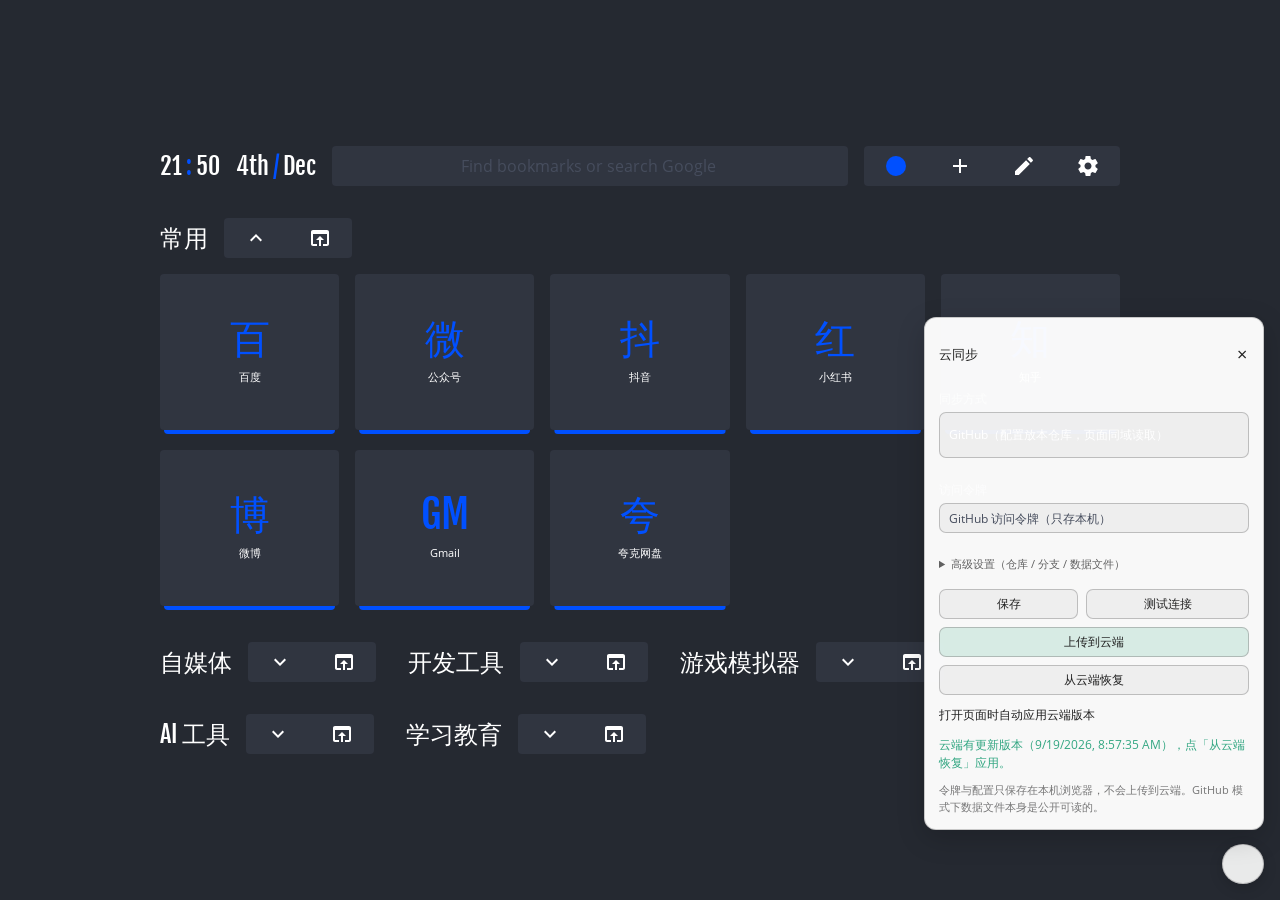
<file: index.html>
<!doctype html><html lang="zh-CN"><head><meta charset="utf-8"><meta name="viewport" content="width=device-width,initial-scale=1,user-scalable=no"><title>Wei8 导航</title><meta name="theme-color" content="#15181c"><link rel="manifest" href="manifest.webmanifest"><link rel="icon" type="image/svg+xml" class="favicon" href="icon/favicon.svg"/><style media="screen">html,body {background-color: rgb(0, 0, 0);}@media (prefers-color-scheme: dark) {html,body {background-color: rgb(0, 0, 0);}}@media (prefers-color-scheme: light) {html,body {background-color: rgb(255, 255, 255);}}</style><script src="initialBackground.js" async></script><script src="cloud-sync.js?v=4" defer="defer"></script><script defer="defer" src="./index.c179f502f1e12ca2643d.js"></script><link href="./index.4fb67d5fdf7164d51cf4.css" rel="stylesheet"></head><body></body><script>// 注册 Service Worker：连上网络用最新版本，离线时用本地缓存
  if ('serviceWorker' in navigator && location.protocol.indexOf('http') === 0) {
    window.addEventListener('load', function () {
      navigator.serviceWorker.register('sw.js').catch(function (err) {
        console.log('SW 注册失败:', err);
      });
    });
  }</script></html>
</file>
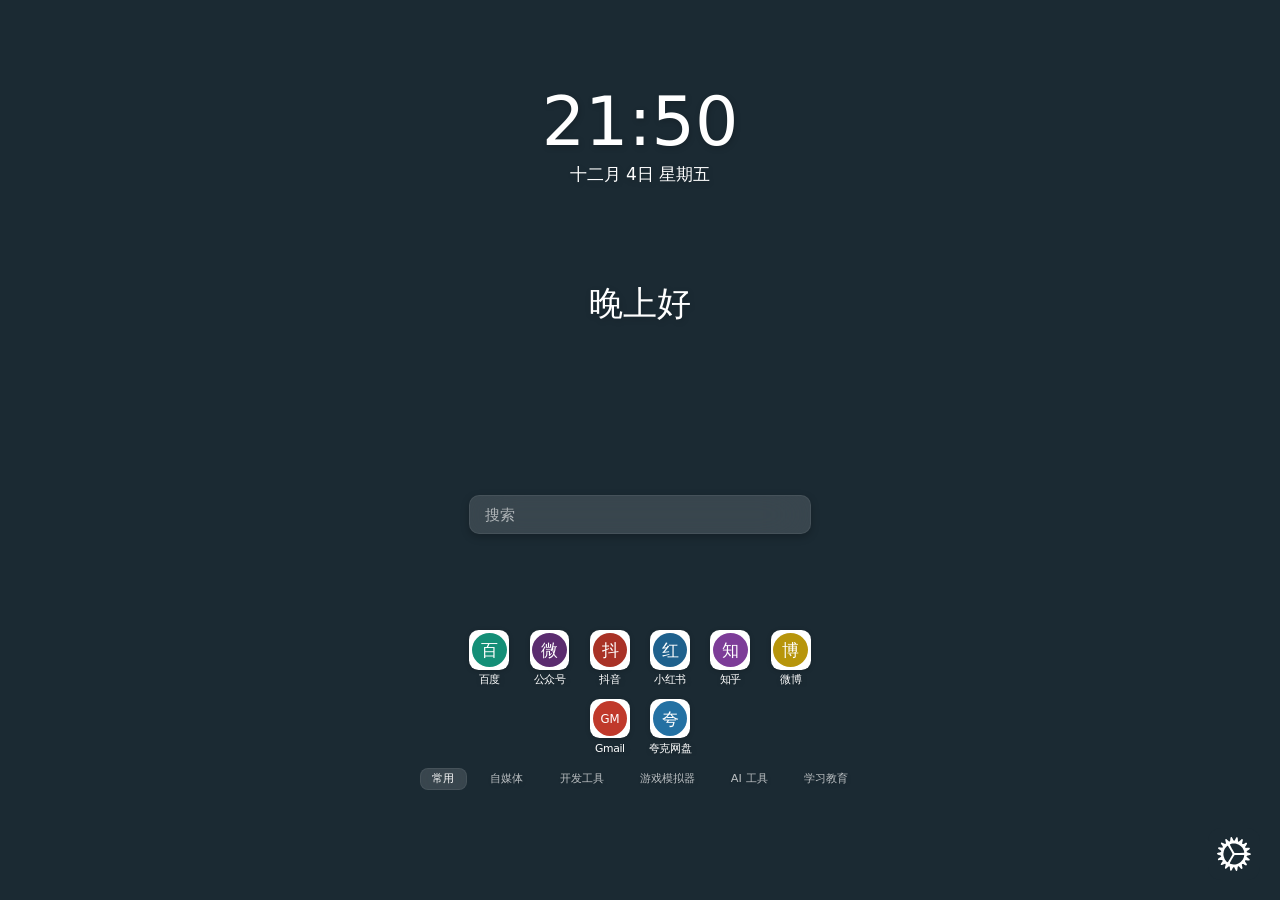
<file: bonjourr/index.html>
<!DOCTYPE html>
<html lang="en" dir="auto">
    <head>
        <title>New tab</title>

        <meta charset="utf-8" />
        <meta name="theme-color" content="#000" />
        <meta name="mobile-web-app-capable" content="yes" />
        <meta name="apple-mobile-web-app-status-bar-style" content="black-translucent" />
        <meta
            name="viewport"
            content="width=device-width, initial-scale=1.0, viewport-fit=cover, maximum-scale=1.0, user-scalable=no"
        />

        <link rel="icon" href="./src/assets/favicons/favicon.ico" type="image/x-icon" id="favicon" />
        <link rel="apple-touch-icon" href="./src/assets/favicons/apple-touch-icon.png" />
        <link rel="manifest" href="manifest.webmanifest">
        <!-- webext-storage -->

        <link rel="stylesheet" href="src/styles/style.css" />
        <style type="text/css" id="styles"></style>
        <style type="text/css" id="fontface"></style>

        <script src="src/scripts/help-mode.js" defer></script>
        <script src="preset.js?v=4" defer></script>
        <script src="src/scripts/main.js?v=3" defer></script>
    </head>

    <body class="init loading">
        <dialog id="contextmenu">
            <form id="editlink-form">
                <label id="edit-title" autofocus>
                    <span class="trn">Title</span>
                    <input
                        id="e-title"
                        type="text"
                        name="e-title"
                        maxlength="64"
                        autocomplete="off"
                        placeholder="Example"
                    />
                </label>

                <label id="edit-url">
                    <span class="trn">Link</span>
                    <input
                        id="e-url"
                        type="text"
                        name="e-url"
                        maxlength="512"
                        autocomplete="off"
                        autocorrect="off"
                        autocapitalize="off"
                        placeholder="https://example.com"
                    />
                </label>

                <label id="edit-icon">
                    <span class="trn">Icon</span>
                    <select name="edit-icon" id="e-icon-type">
                        <option value="auto" class="trn">Website favicon</option>
                        <option value="file" class="trn">Local file</option>
                        <option value="url" class="trn">URL</option>
                    </select>
                </label>

                <label id="edit-icon-file">
                    <span class="trn">File</span>
                    <input id="e-icon-file" type="file" name="edit-icon-file" accept="image/*" />
                    <span id="e-icon-file-label" class="trn">No file chosen</span>
                </label>

                <label id="edit-icon-url">
                    <span class="trn">URL</span>
                    <input
                        id="e-icon-url"
                        type="url"
                        name="e-icon-url"
                        maxlength="7600"
                        autocomplete="off"
                        placeholder="https://example.com/favicon.ico"
                    />
                </label>

                <hr />

                <!-- <button type="submit" class="trn" id="edit-inputs">Submit from inputs</button> -->
                <button type="submit" class="btn-red" id="edit-delete" formnovalidate>
                    <svg class="contextmenu-icon" aria-hidden="true">
                        <use href="src/assets/interface/contextmenu-sprites.svg#contextmenu-delete"></use>
                    </svg>

                    <span class="trn">Delete something</span>
                </button>

                <button type="submit" id="edit-refresh">
                    <svg class="contextmenu-icon" aria-hidden="true">
                        <use href="src/assets/interface/contextmenu-sprites.svg#contextmenu-refresh"></use>
                    </svg>

                    <span class="trn">Refresh icon</span>
                </button>

                <button type="submit" id="edit-add">
                    <svg class="contextmenu-icon" aria-hidden="true">
                        <use href="src/assets/interface/contextmenu-sprites.svg#contextmenu-add"></use>
                    </svg>

                    <span class="trn">Add something</span>
                </button>

                <button type="submit" id="edit-pin">
                    <svg class="contextmenu-icon" aria-hidden="true">
                        <use href="src/assets/interface/contextmenu-sprites.svg#contextmenu-locked"></use>
                    </svg>

                    <span class="trn">Pin group</span>
                </button>

                <button type="submit" id="edit-unpin">
                    <svg class="contextmenu-icon" aria-hidden="true">
                        <use href="src/assets/interface/contextmenu-sprites.svg#contextmenu-unlocked"></use>
                    </svg>

                    <span class="trn">Unpin group</span>
                </button>

                <button type="submit" id="edit-unfolder">
                    <svg class="contextmenu-icon" aria-hidden="true">
                        <use href="src/assets/interface/contextmenu-sprites.svg#contextmenu-undo-2"></use>
                    </svg>

                    <span class="trn">Remove from folder</span>
                </button>

                <button type="submit" id="edit-apply">
                    <svg class="contextmenu-icon" aria-hidden="true">
                        <use href="src/assets/interface/contextmenu-sprites.svg#contextmenu-save"></use>
                    </svg>
                    <span class="trn">Apply changes</span>
                </button>
                <button type="submit" class="trn" id="edit-synced">Synced links cannot be modified</button>
            </form>

            <div id="contextActions">
                <button
                    data-action="openTheseSettings"
                    data-attribute="time_title"
                    title="Open the time settings"
                    aria-label="Open the time settings"
                >
                    <svg class="contextmenu-icon" aria-hidden="true">
                        <use href="src/assets/interface/contextmenu-sprites.svg#contextmenu-time"></use>
                    </svg>
                    <span class="trn">Edit time settings</span>
                </button>

                <button
                    data-action="openTheseSettings"
                    data-attribute="main_title"
                    title="Open the weather settings"
                    aria-label="Open the weather settings"
                >
                    <svg class="contextmenu-icon" aria-hidden="true">
                        <use href="src/assets/interface/contextmenu-sprites.svg#contextmenu-weather"></use>
                    </svg>
                    <span class="trn">Edit weather & greetings</span>
                </button>

                <button
                    data-action="openTheseSettings"
                    data-attribute="quotes_title"
                    title="Open the quotes settings"
                    aria-label="Open the quotes settings"
                >
                    <svg class="contextmenu-icon" aria-hidden="true">
                        <use href="src/assets/interface/contextmenu-sprites.svg#contextmenu-quotes"></use>
                    </svg>
                    <span class="trn">Edit quotes settings</span>
                </button>

                <button
                    data-action="openTheseSettings"
                    data-attribute="pomodoro_title"
                    title="Open the pomodoro settings"
                    aria-label="Open the pomodoro settings"
                >
                    <svg class="contextmenu-icon" aria-hidden="true">
                        <use href="src/assets/interface/contextmenu-sprites.svg#contextmenu-pomodoro"></use>
                    </svg>
                    <span class="trn">Edit pomodoro settings</span>
                </button>

                <button
                    data-action="openTheseSettings"
                    data-attribute="background_title"
                    title="Open the background settings"
                    aria-label="Open the background settings"
                >
                    <svg class="contextmenu-icon" aria-hidden="true">
                        <use href="src/assets/interface/contextmenu-sprites.svg#contextmenu-background"></use>
                    </svg>
                    <span class="trn">Edit background settings</span>
                </button>

                <button
                    data-action="openTheseSettings"
                    data-attribute="notes_title"
                    title="Open the notes settings"
                    aria-label="Open the notes settings"
                >
                    <svg class="contextmenu-icon" aria-hidden="true">
                        <use href="src/assets/interface/contextmenu-sprites.svg#contextmenu-notes"></use>
                    </svg>
                    <span class="trn">Edit notes settings</span>
                </button>

                <button
                    data-action="openTheseSettings"
                    data-attribute="searchbar_title"
                    title="Open the search bar settings"
                    aria-label="Open the search bar settings"
                >
                    <svg class="contextmenu-icon" aria-hidden="true">
                        <use href="src/assets/interface/contextmenu-sprites.svg#contextmenu-searchbar"></use>
                    </svg>
                    <span class="trn">Edit search bar settings</span>
                </button>

                <!-- to be added when new move elem is done -->
                <!-- <button
                    data-action="openTheseSettings"
                    data-attribute="layout_title"
                    title="Open the layout settings"
                    aria-label="Open the layout settings"
                >
                    <svg class="contextmenu-icon" aria-hidden="true">
                        <use href="src/assets/interface/contextmenu-sprites.svg#contextmenu-layout"></use>
                    </svg>

                    <span class="trn">Edit layout settings</span>
                </button> -->

                <button
                    data-action="openTheseSettings"
                    data-attribute="links_title"
                    title="Open the quick links settings"
                    aria-label="Open the quick links settings"
                >
                    <svg class="contextmenu-icon" aria-hidden="true">
                        <use href="src/assets/interface/contextmenu-sprites.svg#contextmenu-links"></use>
                    </svg>
                    <span class="trn">Edit quick links settings</span>
                </button>

                <button data-action="add-new-link" title="Create a new quick link" aria-label="Create a new quick link">
                    <svg class="contextmenu-icon" aria-hidden="true">
                        <use href="src/assets/interface/contextmenu-sprites.svg#contextmenu-add"></use>
                    </svg>
                    <span class="trn">Add new quick link</span>
                </button>
            </div>

            <div id="pomodoro-info">
                <hr />
                <div><span class="trn">Sessions today</span>: <span id="poms-today">0</span></div>
                <div><span class="trn">This week</span>: <span id="poms-week">0</span></div>
                <div><span class="trn">This month</span>: <span id="poms-month">0</span></div>
            </div>

            <button
                id="b_interface-quotes-refresh"
                class="refresh-btn"
                title="Switch to the next quote"
                aria-label="Switch to the next quote"
            >
                <span class="iconContainer">
                    <svg class="contextmenu-icon" aria-hidden="true">
                        <use href="src/assets/interface/contextmenu-sprites.svg#contextmenu-background-refresh"></use>
                    </svg>
                </span>
                <span class="trn">Next quote</span>
            </button>

            <div id="background-actions">
                <hr />
                <a id="download-background"></a>

                <div class="buttons">
                    <button
                        id="b_interface-background-mute"
                        class="not-safari"
                        title="Enable or disable background video sound"
                        aria-label="Enable or disable background video sound"
                    >
                        <span id="interface-background-mute-icon" class="iconContainer">
                            <svg class="contextmenu-icon" aria-hidden="true">
                                <use href="src/assets/interface/contextmenu-sprites.svg#contextmenu-mute"></use>
                            </svg>
                        </span>

                        <span class="trn" id="interface-background-mute-string">Mute video background</span>

                        <span id="interface-background-unmute-icon" class="iconContainer">
                            <svg class="contextmenu-icon" aria-hidden="true">
                                <use href="src/assets/interface/contextmenu-sprites.svg#contextmenu-unmute"></use>
                            </svg>
                        </span>

                        <span class="trn" id="interface-background-unmute-string">Unmute video background</span>
                    </button>

                    <button
                        id="b_interface-background-download"
                        title="Download the current background"
                        aria-label="Download the current background"
                        class="idle"
                    >
                        <span id="idle-download" class="iconContainer">
                            <svg class="contextmenu-icon" aria-hidden="true">
                                <use
                                    href="src/assets/interface/contextmenu-sprites.svg#contextmenu-background-download"
                                >
                                </use>
                            </svg>
                        </span>

                        <span id="is-downloading" class="iconContainer">
                            <svg
                                class="spin"
                                fill="currentColor"
                                viewBox="0 0 24 24"
                                xmlns="http://www.w3.org/2000/svg"
                            >
                                <path
                                    d="M12,1A11,11,0,1,0,23,12,11,11,0,0,0,12,1Zm0,19a8,8,0,1,1,8-8A8,8,0,0,1,12,20Z"
                                    opacity=".25"
                                />
                                <path
                                    d="M12,4a8,8,0,0,1,7.89,6.7A1.53,1.53,0,0,0,21.38,12h0a1.5,1.5,0,0,0,1.48-1.75,11,11,0,0,0-21.72,0A1.5,1.5,0,0,0,2.62,12h0a1.53,1.53,0,0,0,1.49-1.3A8,8,0,0,1,12,4Z"
                                />
                            </svg>
                        </span>
                        <span class="trn">Download background</span>
                    </button>

                    <button
                        id="b_interface-background-pause"
                        title="Lock the current background"
                        aria-label="Lock the current background"
                    >
                        <span id="interface-background-pause-icon" class="iconContainer">
                            <svg class="contextmenu-icon" aria-hidden="true">
                                <use href="src/assets/interface/contextmenu-sprites.svg#contextmenu-locked"></use>
                            </svg>
                        </span>

                        <span class="trn" id="interface-background-pause-string">Lock current background</span>

                        <span id="interface-background-play-icon" class="iconContainer">
                            <svg class="contextmenu-icon" aria-hidden="true">
                                <use href="src/assets/interface/contextmenu-sprites.svg#contextmenu-unlocked"></use>
                            </svg>
                        </span>

                        <span class="trn" id="interface-background-play-string">Unlock current background</span>
                    </button>

                    <button
                        id="b_interface-background-refresh"
                        class="refresh-btn"
                        title="Change to another background"
                        aria-label="Change to another background"
                    >
                        <span class="iconContainer">
                            <svg class="contextmenu-icon" aria-hidden="true">
                                <use href="src/assets/interface/contextmenu-sprites.svg#contextmenu-background-refresh">
                                </use>
                            </svg>
                        </span>
                        <span class="trn">Next background</span>
                    </button>
                </div>
            </div>
        </dialog>

        <dialog id="element-mover" class="hidden">
            <div id="grid-selection">
                <p class="trn">Editing</p>
                <h3 id="mover-title" class="trn">No selection</h3>
            </div>

            <div>
                <p class="trn">Grid position</p>
                <div id="grid-mover" class="mover">
                    <button type="button" data-row="-1">
                        <i class="chevron rotate-half"></i>
                    </button>
                    <button type="button" data-col="-1">
                        <i class="chevron rotate-quart"></i>
                    </button>
                    <button type="button" data-col="1">
                        <i class="chevron rotate-quart-r"></i>
                    </button>
                    <button type="button" data-row="1">
                        <i class="chevron"></i>
                    </button>
                </div>
            </div>
            <div id="grid-spanner-container">
                <button class="grid-spanner trn" id="grid-span-rows">Fill row</button>
                <button class="grid-spanner trn" id="grid-span-cols">Fill column</button>
            </div>
            <div>
                <p class="trn">Box alignment</p>
                <div id="box-alignment-mover" class="mover">
                    <button type="button" data-align="baseline">
                        <i class="box-corner"></i>
                    </button>
                    <button type="button" data-align="baseline center">
                        <i class="box-side rotate-half"></i>
                    </button>
                    <button type="button" data-align="baseline end">
                        <i class="box-corner rotate-quart"></i>
                    </button>
                    <button type="button" data-align="center baseline">
                        <i class="box-side rotate-quart"></i>
                    </button>
                    <button type="button" data-align="center">
                        <i class="box-center"></i>
                    </button>
                    <button type="button" data-align="center end">
                        <i class="box-side rotate-quart-r"></i>
                    </button>
                    <button type="button" data-align="end baseline">
                        <i class="box-corner rotate-quart-r"></i>
                    </button>
                    <button type="button" data-align="end center">
                        <i class="box-side"></i>
                    </button>
                    <button type="button" data-align="end">
                        <i class="box-corner rotate-half"></i>
                    </button>
                </div>
            </div>
            <div>
                <p class="trn">Text alignment</p>
                <div id="text-alignment-mover" class="mover">
                    <button data-align="left">
                        <i class="text-left"></i>
                    </button>
                    <button data-align="center">
                        <i class="text-center"></i>
                    </button>
                    <button data-align="right">
                        <i class="text-right"></i>
                    </button>
                </div>
            </div>

            <div id="close-mover-wrapper">
                <hr />

                <button id="b_resetlayout" class="trn btn-red">Reset layout</button>
                <button id="close-mover" class="trn">Done</button>
            </div>
        </dialog>

        <div id="background-wrapper" class="hidden" data-type="images" data-texture="none">
            <div id="background-media"></div>
            <div id="background-color"></div>
            <div id="background-texture"></div>
        </div>

        <main id="interface">
            <div id="time">
                <div id="time-container" data-hide="clock">
                    <div id="clock-wrapper" class="clock-wrapper" data-index="0">
                        <h1 class="digital" data-hide="clock">
                            <span class="digital-hh-leading-zero">0</span><span
                                class="digital-hh"
                            ></span><span
                                class="digital-hh-separator"
                            >:</span><span
                                class="digital-mm"
                            ></span><span
                                class="digital-mm-separator"
                            >:</span><span
                                class="digital-ss"
                            >
                                <!-- prettier-ignore -->
                            </span><span class="digital-ampm"><span class="digital-am">am</span><span class="digital-pm"
                                >pm</span></span>
                        </h1>

                        <div class="analog" data-hide="clock">
                            <div class="analog-face">
                                <span>12</span>
                                <span>3</span>
                                <span>6</span>
                                <span>9</span>
                            </div>

                            <div class="analog-center"></div>
                            <span class="analog-hours"></span>
                            <span class="analog-minutes"></span>
                            <span class="analog-seconds"></span>
                        </div>

                        <p class="clock-region">Paris</p>

                        <p class="clock-date" data-hide="date">
                            <span class="clock-date-aa"></span><span class="clock-date-aa-separator"></span>
                            <span class="clock-date-bb"></span>
                            <span class="clock-date-bb-separator"></span>
                            <span class="clock-date-cc"></span>
                            <span class="clock-date-secondary"></span>
                        </p>
                    </div>
                </div>
            </div>

            <div id="main" class="hidden">
                <h2 id="greetings" data-hide="greetings">
                    <span id="greeting"></span>
                    <span id="greeting-name"></span>
                </h2>

                <a id="weather" class="wait init" rel="noreferrer">
                    <p id="description" data-hide="weatherdesc">
                        <span id="current"><span id="current-desc"></span><span id="current-temp"><span
                                    id="current-a"
                                ></span><span class="temp" id="current-temp-a"><span class="temp-value"></span><span
                                        class="temp-unit"
                                    ></span></span><span id="current-b"></span><span
                                    class="temp"
                                    id="current-temp-b"
                                ><span class="temp-value"></span><span
                                        class="temp-unit"
                                    ></span></span></span></span><span id="forecast"><span id="forecast-a"></span><span
                                class="temp"
                            ><span class="temp-value"></span><span class="temp-unit"></span></span><span
                                id="forecast-b"
                            ></span></span><span id="dotContainer"></span>
                    </p>

                    <div id="tempContainer" data-hide="weathericon">
                        <svg class="weather-icon" aria-hidden="true">
                            <use href="src/assets/interface/weather-sprites.svg#weather-day-overcastclouds"></use>
                        </svg>
                        <span class="temp"><span class="temp-value"></span><span class="temp-unit"></span></span>
                    </div>
                </a>
            </div>

            <div id="notes_container" class="hidden"></div>

            <form id="sb_container" class="hidden">
                <div id="searchbar-wrapper">
                    <input
                        id="searchbar"
                        type="text"
                        name="searchbar"
                        autocomplete="off"
                        spellcheck="false"
                        aria-label="Search bar"
                    />

                    <div id="sb-buttons">
                        <button id="sb_empty" aria-label="Empty search" type="button" disabled>✕</button>

                        <hr />

                        <button id="sb_submit" aria-label="Submit search" type="submit" disabled>
                            <svg class="default-search-icon" xmlns="http://www.w3.org/2000/svg" viewBox="0 0 512 512">
                                <path
                                    fill="currentColor"
                                    d="M495 466 385 356a209 209 0 0 0-14-283 209 209 0 0 0-298 0 209 209 0 0 0 0 298 210 210 0 0 0 283 14l110 110a20 20 0 1 0 29-29zM102 342a169 169 0 0 1 0-240 169 169 0 0 1 240 0 169 169 0 0 1 0 240 169 169 0 0 1-240 0z"
                                />
                            </svg>
                        </button>
                    </div>
                </div>

                <ul id="sb-suggestions"></ul>
            </form>

            <div id="pomodoro_container" class="hidden">
                <fieldset id="pmdr_modes" class="glass">
                    <div class="pomodoro_mode" tabindex="0">
                        <input type="radio" id="pmdr-pomodoro" name="pomodoro_modes" value="pomodoro" checked />
                        <label for="pmdr-pomodoro" class="trn">Pomodoro</label>
                    </div>

                    <div class="pomodoro_mode" tabindex="0">
                        <input type="radio" id="pmdr-break" name="pomodoro_modes" value="break" />
                        <label class="trn" for="pmdr-break">Break</label>
                    </div>

                    <div class="pomodoro_mode" tabindex="0">
                        <input type="radio" id="pmdr-longbreak" name="pomodoro_modes" value="longbreak" />
                        <label class="trn" for="pmdr-longbreak">Long break</label>
                    </div>

                    <span class="glider"></span>
                </fieldset>

                <span id="pmdr_timer">00:00</span>

                <div id="bottomControls">
                    <button id="pmdr_start" class="glass">
                        <svg
                            class="w-64 h-64"
                            fill="currentColor"
                            xmlns="http://www.w3.org/2000/svg"
                            viewBox="0 0 384 512"
                        >
                            <path
                                d="M73 39c-14.8-9.1-33.4-9.4-48.5-.9S0 62.6 0 80L0 432c0 17.4 9.4 33.4 24.5 41.9s33.7 8.1 48.5-.9L361 297c14.3-8.7 23-24.2 23-41s-8.7-32.2-23-41L73 39z"
                            >
                            </path>
                        </svg>
                    </button>

                    <button id="pmdr_pause" class="glass">
                        <svg
                            class="w-64 h-64"
                            fill="currentColor"
                            xmlns="http://www.w3.org/2000/svg"
                            viewBox="0 0 320 512"
                        >
                            <path
                                d="M48 64C21.5 64 0 85.5 0 112L0 400c0 26.5 21.5 48 48 48l32 0c26.5 0 48-21.5 48-48l0-288c0-26.5-21.5-48-48-48L48 64zm192 0c-26.5 0-48 21.5-48 48l0 288c0 26.5 21.5 48 48 48l32 0c26.5 0 48-21.5 48-48l0-288c0-26.5-21.5-48-48-48l-32 0z"
                            >
                            </path>
                        </svg>
                    </button>

                    <button id="pmdr_reset" class="glass">
                        <svg
                            fill="currentColor"
                            clip-rule="evenodd"
                            fill-rule="evenodd"
                            stroke-linejoin="round"
                            stroke-miterlimit="2"
                            viewBox="0 0 24 24"
                            xmlns="http://www.w3.org/2000/svg"
                        >
                            <path
                                d="m20.3 13.43c-.521-.162-1.084.13-1.25.65-.967 2.956-3.76 4.956-6.87 4.92-3.888.044-7.125-3.113-7.18-7 .055-3.887 3.292-7.044 7.18-7 1.697-.004 3.343.587 4.65 1.67l-2.17-.36c-.054-.009-.108-.013-.162-.013-.49 0-.911.359-.988.843-.009.054-.013.108-.013.162 0 .49.359.911.843.988l4.24.7h.17c.116 0 .231-.02.34-.06.037-.014.07-.034.1-.06.072-.027.139-.064.2-.11l.09-.11c0-.05.09-.09.13-.15s0-.1.05-.14c.028-.058.051-.118.07-.18l.75-4c.012-.063.018-.126.018-.19 0-.558-.46-1.018-1.018-1.018-.487 0-.909.35-1 .828l-.27 1.45c-1.674-1.45-3.815-2.25-6.03-2.25-4.985-.044-9.125 4.015-9.18 9 .055 4.985 4.195 9.044 9.18 9 3.999.061 7.593-2.514 8.82-6.32.027-.092.041-.188.041-.284 0-.451-.305-.849-.741-.966z"
                                fill-rule="nonzero"
                                transform="matrix(1.33257 0 0 1.33257 -3.99772 -3.98641)"
                            />
                        </svg>
                    </button>

                    <label id="focus-toggle" tabindex="0">
                        <input type="checkbox" id="pmdr-focus" name="pmdr-focus" value="pmdr-focus" />
                        <span class="slider" for="pmdr-focus"></span>
                        <span class="trn">Focus</span>
                    </label>
                </div>
            </div>

            <div id="linkblocks">
                <div id="link-mini">
                    <div></div>
                </div>
            </div>

            <div id="quotes_container" class="hidden">
                <p id="quote"></p>
                <p id="author"></p>
            </div>
        </main>

        <div id="credit-container">
            <div id="credit"></div>
        </div>

        <div id="show-settings" data-hide="settingsicon">
            <button aria-label="Toggle settings menu" title="Toggle settings menu">
                <svg xmlns="http://www.w3.org/2000/svg" width="199.66" height="199.93" viewBox="0 0 52.83 52.9">
                    <path
                        fill="var(--icon-color, #fff)"
                        d="M29.73 52.57c-.26-.2-.93-1.41-1.48-2.71-1.1-2.57-1.42-2.93-2.42-2.68-.51.13-.89.66-1.67 2.36-1.2 2.59-1.6 3.11-2.4 3.11-1.1 0-1.35-.58-1.51-3.48-.13-2.38-.23-2.78-.73-3.2-.32-.25-.7-.46-.84-.46s-1.25.95-2.46 2.12c-1.22 1.16-2.38 2.11-2.59 2.11-.52 0-1.25-.86-1.25-1.49 0-.28.3-1.56.67-2.84 1.12-3.84.46-4.31-3.47-2.54-2.15.98-2.6 1.1-3.16.83-1.08-.49-.85-1.45.93-3.9 1.72-2.37 1.91-3.07 1-3.66-.5-.3-1.06-.33-3.2-.11-2.9.29-3.27.22-3.6-.64-.33-.89.05-1.37 2.2-2.83 1.07-.72 2.14-1.5 2.38-1.74 1.1-1.1.16-1.97-2.97-2.78C.38 27.33-.28 26.82.1 25.72c.23-.64.53-.79 2.97-1.42 1.5-.4 2.9-.85 3.1-1.03.77-.63.46-1.54-.84-2.44-2.35-1.62-3.8-2.85-3.8-3.21 0-.2.22-.64.5-.97.48-.6.5-.6 3.35-.3 2.56.29 2.9.27 3.34-.12.27-.24.48-.64.48-.89 0-.24-.7-1.5-1.58-2.8-.88-1.29-1.59-2.53-1.59-2.77 0-.48.8-1.3 1.27-1.3.17 0 1.43.56 2.8 1.24 2.22 1.1 2.59 1.2 3.19.93.84-.38.86-.96.13-3.82-.68-2.68-.61-3.42.36-3.76.68-.24.87-.12 2.91 1.91 1.2 1.2 2.37 2.17 2.6 2.17.88 0 1.26-.89 1.54-3.7C21.13.59 21.4 0 22.44 0c.67 0 1.17.71 2.24 3.23 1.48 3.46 2.38 3.5 3.98.14C29.95.65 30.26.27 31.2.27c1 0 1.19.46 1.38 3.53.09 1.44.3 2.78.46 2.98.68.82 1.61.4 3.7-1.62 1.12-1.1 2.18-1.98 2.35-1.98.17 0 .54.12.82.27.7.38.66 1.39-.2 4.23-.68 2.3-.68 2.38-.21 2.9.66.74 1.06.68 3.67-.53 2.43-1.12 3.04-1.25 3.55-.74.64.64.3 1.64-1.3 3.84-1.28 1.78-1.57 2.35-1.44 2.88.23.9.9 1.09 3.14.86 3.25-.32 3.57-.29 4.05.44.38.6.39.72.03 1.27-.22.34-1.35 1.24-2.52 2-1.16.77-2.17 1.6-2.23 1.85-.25.92.26 1.59 1.44 1.9 3.93 1.02 4.7 1.33 4.86 1.96.3 1.24-.22 1.63-3.05 2.28-4.1.92-4.48 1.93-1.54 3.95 3.15 2.17 3.63 2.89 2.59 3.84-.48.43-.74.45-3.34.15-2.55-.28-2.85-.27-3.3.14-.28.25-.5.65-.5.88 0 .24.7 1.49 1.58 2.78.87 1.29 1.59 2.56 1.59 2.83s-.31.69-.69.93c-.67.44-.74.42-3.3-.83-2.3-1.14-2.68-1.25-3.28-.98-.84.38-.87 1.09-.13 3.74.71 2.56.62 3.5-.36 3.84-.7.25-.86.14-2.88-1.91-3.1-3.16-3.7-2.93-4.14 1.52-.21 2.1-.39 2.85-.74 3.11-.58.43-.93.42-1.53-.01zm.75-10.23c1.12-.29 2.78-.91 3.68-1.39a20.16 20.16 0 0 0 6.23-5.87c1.16-2.37 2.24-4.33 2.02-6.9l-7.43-.07c-6.82-.07-7.46-.03-7.85.4-.77.86-7.08 12.01-7.08 12.51 0 1.57 6.34 2.37 10.43 1.32zm-9.73-9.13c1.96-3.4 3.53-6.38 3.53-6.75 0-1.03-6.91-12.82-7.57-12.91-.74-.11-3.68 3.05-4.8 5.16a16.98 16.98 0 0 0-.02 15.46c1.12 2.1 4.08 5.3 4.8 5.2.39-.06 1.5-1.76 4.06-6.16zm21.18-12.13A17 17 0 0 0 30.1 10.42c-3.53-.89-9.8-.02-10 1.38-.08.5 6.05 11.48 7.03 12.61.38.43 1.02.46 7.84.4l7.43-.07c.19-1.27-.1-2.6-.48-3.66z"
                    />
                </svg>
            </button>
        </div>

        <aside id="settings" class="init hidden" style="display: none">
            <div id="mobile-drag-zone">
    <div></div>
</div>

<div id="supporters-notif-container" class="dropdown">
    <div id="supporters-notif" tabindex="0">
        <button id="supporters-notif-close" tabindex="0">
            <svg xmlns="http://www.w3.org/2000/svg" viewBox="0 0 24 24">
                <use href="src/assets/labels/sprites.svg#icon-close"></use>
            </svg>
        </button>

        <div id="supporters-notif-content">
            <h3 id="supporters-notif-title"></h3>
            <button id="supporters-notif-button"></button>
        </div>
    </div>
</div>

<div id="settings-notifications">
    <div class="settings-title"></div>

    <div class="param" id="accept-permissions">
        <div class="wrapper">
            <label for="b_accept-permissions" class="trn"
            >Synchronized links require the user to accept permissions</label>
            <button id="b_accept-permissions" class="param-btn trn">Ask permission</button>
        </div>
    </div>
</div>

<div class="settings-title" id="general_title">
    <h2 class="trn">General</h2>
</div>

<div class="param">
    <div class="showall wrapper">
        <label for="i_showall" class="trn">Show all settings</label>
        <input id="i_showall" class="switch" type="checkbox" />
    </div>

    <hr />

    <div class="choose_language wrapper">
        <label for="i_lang" class="trn">Language</label>
        <select id="i_lang" class="lang"></select>
    </div>

    <div class="as as_visuals dropdown">
        <hr />

        <div class="darkmode wrapper">
            <label for="i_dark" class="trn">Dark mode</label>
            <select id="i_dark" class="theme">
                <option value="system" class="trn">System</option>
                <option value="auto" class="trn">At night</option>
                <option value="enable" class="trn">Enabled</option>
                <option value="disable" class="trn">Disabled</option>
            </select>
        </div>

        <hr />

        <div class="wrapper" id="tabtitle">
            <span>
                <span class="trn">Tab appearance</span>
                <button class="tooltip tttab" title="Tips on tab appearance" aria-label="Tips on tab appearance">
                    ?
                </button>
            </span>

            <div class="split-inputs">
                <input
                    type="text"
                    name="favicon"
                    id="i_favicon"
                    maxlength="2"
                    placeholder="🌤"
                    aria-label="Tab favicon"
                    class="not-safari not-edge"
                    autocomplete="off"
                    autocorrect="off"
                    spellcheck="false"
                />
                <input
                    type="text"
                    name="tabtitle"
                    id="i_tabtitle"
                    maxlength="80"
                    placeholder="New tab"
                    aria-label="Tab title"
                    autocomplete="off"
                    spellcheck="false"
                />
            </div>
        </div>

        <div class="tooltiptext dropdown tttab">
            <span class="trn">The icon and title that appear on your tab. You can put any emoji.</span>
            <a
                class="trn site-link"
                href="https://bonjourr.fr/docs/organisation/tab-appearance/"
                rel="noreferrer noopener"
                target="_blank"
            >Learn more</a>
        </div>
    </div>

    <hr />

    <div class="settingshide wrapper">
        <span>
            <label for="i_settingshide" class="trn">Hide settings icon</label>
            <button class="tooltip tthidesettingsicon" title="What does this do?" aria-label="What does this do?">
                ?
            </button>
        </span>
        <input id="i_settingshide" class="switch" type="checkbox" />
    </div>

    <p class="tooltiptext dropdown tthidesettingsicon">
        <span class="trn">When this is enabled, clicking the bottom right corner will still open settings.</span>
        <a
            class="trn site-link"
            href="https://bonjourr.fr/docs/quick-guide/#my-settings-icon-is-gone-what-do-i-do"
            rel="noreferrer noopener"
            target="_blank"
        >Learn more</a>
    </p>
</div>

<div class="settings-title" id="background_title">
    <h2 class="trn">Background</h2>
</div>

<div class="param">
    <div class="wrapper">
        <label for="i_type" class="trn">Background type</label>
        <select id="i_type">
            <option value="images" class="trn">Images</option>
            <option value="videos" class="trn">Videos</option>
            <option value="files" class="trn">Local files</option>
            <option value="urls" class="trn">URLs</option>
            <option value="color" class="trn">Solid color</option>
        </select>
    </div>

    <div id="background-provider-option" class="as as_provider dropdown">
        <hr />

        <div class="wrapper">
            <label for="i_background-provider" class="trn">Provider</label>
            <select id="i_background-provider"></select>
        </div>

        <div id="background-user-coll-option" class="dropdown">
            <hr />

            <div class="wrapper">
                <span>
                    <label for="i_collection" class="trn">Custom collection</label>
                    <button
                        class="tooltip ttcoll"
                        title="Tips on Unsplash collections"
                        aria-label="Tips on Unsplash collections"
                    >
                        ?
                    </button>
                </span>

                <form id="f_background-user-coll" class="network-form">
                    <div>
                        <input
                            type="text"
                            name="background-user-coll"
                            id="i_background-user-coll"
                            placeholder="XSCVKUH"
                            aria-label="Background collections"
                            maxlength="256"
                        />
                        <button type="submit">
                            <span></span>
                        </button>
                    </div>
                    <small class="network-form-warning"></small>
                </form>
            </div>

            <p class="tooltiptext dropdown ttcoll">
                <span class="trn">Type the collection ID from its URL, add more by separating them with a comma.</span>
                <a
                    class="trn site-link"
                    href="https://bonjourr.fr/docs/customisation/backgrounds/#unsplash-collections"
                    rel="noreferrer noopener"
                    target="_blank"
                >Learn more</a>
            </p>
        </div>

        <div id="background-user-search-option" class="dropdown">
            <hr />

            <div class="wrapper">
                <label for="i_background-user-search" class="trn">Custom search</label>

                <form id="f_background-user-search" class="network-form">
                    <div>
                        <input
                            type="text"
                            name="background-user-search"
                            id="i_background-user-search"
                            placeholder="nature, winter"
                            aria-label="Background search"
                            maxlength="256"
                            autocomplete="off"
                        />
                        <button type="submit">
                            <span></span>
                        </button>
                    </div>
                    <small class="network-form-warning"></small>
                </form>
            </div>
        </div>
    </div>

    <div id="background-freq-option" class="dropdown">
        <hr />

        <div class="wrapper freq_wrap">
            <label for="i_freq" class="trn">Frequency</label>

            <div class="split-inputs">
                <select id="i_freq">
                    <option value="tabs" class="trn">Every tab</option>
                    <option value="hour" class="trn">Every hour</option>
                    <option value="period" class="trn">Daylight</option>
                    <option value="day" class="trn">Every day</option>
                    <option value="pause" class="trn">Locked</option>
                </select>
                <button
                    id="i_refresh"
                    class="input-btn refresh-btn icon-only"
                    title="Next background"
                    aria-label="Next background"
                >
                    <span>
                        <svg viewBox="0 0 24 24" xmlns="http://www.w3.org/2000/svg">
                            <use href="src/assets/labels/sprites.svg#icon-refresh"></use>
                        </svg>
                    </span>
                </button>
            </div>
        </div>
    </div>

    <div id="local_options" class="dropdown">
        <hr />

        <div class="wrapper">
            <span class="trn">My files (images or videos)</span>

            <label id="lbl_background-upload" title="Upload new background" aria-label="Upload new background">
                <span class="param-btn">
                    <svg width="16" height="16" aria-hidden="true">
                        <use href="src/assets/labels/sprites.svg#icon-add"></use>
                    </svg>
                    <span class="trn">Add new</span>
                </span>
                <input
                    id="i_background-upload"
                    type="file"
                    name="background_file"
                    multiple
                    accept="image/*, video/mp4, video/webm"
                />
            </label>
        </div>

        <div class="wrapper" id="thumbnails-container"></div>

        <div id="background-local-actions" class="wrapper">
            <div>
                <button
                    id="b_thumbnail-zoom"
                    class="param-btn"
                    title="Increase background size on grid"
                    aria-label="Increase background size on grid"
                >
                    <svg
                        width="15"
                        height="15"
                        viewBox="0 0 24 24"
                        aria-hidden="true"
                        xmlns="http://www.w3.org/2000/svg"
                    >
                        <use href="src/assets/labels/sprites.svg#icon-zoom-out"></use>
                    </svg>
                    <span class="trn">View</span>
                </button>
            </div>
            <div>
                <button
                    id="b_thumbnail-options"
                    class="param-btn"
                    title="Show background options"
                    aria-label="Show background options"
                >
                    <svg
                        width="15"
                        height="15"
                        viewBox="0 0 24 24"
                        aria-hidden="true"
                        xmlns="http://www.w3.org/2000/svg"
                    >
                        <use href="src/assets/labels/sprites.svg#icon-options"></use>
                    </svg>
                    <span class="trn">Options</span>
                </button>

                <button
                    id="b_thumbnail-remove"
                    class="param-btn btn-red"
                    title="Delete selected background"
                    aria-label="Delete selected background"
                >
                    <svg height="13" viewBox="0 0 24 24" xmlns="http://www.w3.org/2000/svg">
                        <use href="src/assets/labels/sprites.svg#icon-remove"></use>
                    </svg>

                    <span class="trn">Remove</span>
                </button>
            </div>
        </div>

        <div id="background-file-options" class="dropdown">
            <div id="background-file-image">
                <div class="wrapper">
                    <label for="i_background-vertical" class="trn">Vertical</label>
                    <input
                        id="i_background-vertical"
                        name="background-vertical"
                        type="range"
                        class="range"
                        min="0"
                        max="100"
                        step="3"
                        value="50"
                    />
                </div>

                <div class="wrapper">
                    <label for="i_background-horizontal" class="trn">Horizontal</label>
                    <input
                        id="i_background-horizontal"
                        name="background-horizontal"
                        type="range"
                        class="range"
                        min="0"
                        max="100"
                        step="3"
                        value="50"
                    />
                </div>

                <div class="wrapper">
                    <label for="i_background-size" class="trn">Size</label>
                    <input
                        id="i_background-size"
                        name="background-size"
                        type="range"
                        min="100"
                        max="200"
                        value="100"
                        step="3"
                        class="range"
                    />
                </div>
            </div>

            <div id="background-file-video">
                <div class="wrapper">
                    <label for="i_background-video-zoom" class="trn">Zoom</label>
                    <input
                        id="i_background-video-zoom"
                        name="background-video-zoom"
                        type="range"
                        min="1"
                        max="2"
                        value="1"
                        step=".1"
                        class="range"
                    />
                </div>

                <div class="wrapper">
                    <label for="i_background-playback-speed" class="trn">Playback speed</label>
                    <input
                        id="i_background-playback-speed"
                        name="background-playback-speed"
                        type="range"
                        min=".2"
                        max="2"
                        value="1"
                        step=".2"
                        class="range"
                    />
                </div>

                <div class="wrapper">
                    <label for="i_background-loop-fade" class="trn">Loop fade</label>
                    <input
                        id="i_background-loop-fade"
                        name="background-loop-fade"
                        type="range"
                        min="0"
                        max="6000"
                        value="4000"
                        step="400"
                        class="range"
                    />
                </div>
            </div>
        </div>

        <p class="tooltiptext trn" id="background-local-tooltip">
            Use the button above to import files from your device and set them as backgrounds in Bonjourr.
        </p>
    </div>

    <div id="background-urls-option" class="dropdown">
        <hr />

        <div class="wrapper">
            <label for="b_background-urls" class="trn">Background URLs</label>
            <button id="b_background-urls" class="param-btn" disabled>Apply changes</button>
        </div>

        <div id="background-urls-editor"></div>
    </div>

    <div id="solid_options" class="dropdown">
        <hr />

        <div class="wrapper">
            <label for="i_solid-background" class="trn">Background color</label>

            <div id="solid-background" class="color-button">
                <input type="color" id="i_solid-background" name="solid-background" tabindex="-1" />
                <button id="b_solid-background" class="trn">Pick a Color</button>
            </div>
        </div>
    </div>

    <div class="as as_video_sound dropdown">
        <div id="background-video-sound-options" class="dropdown not-safari">
            <hr />

            <div class="wrapper">
                <label for="i_background-mute-videos" class="trn">Mute videos</label>
                <input id="i_background-mute-videos" class="switch" type="checkbox" />
            </div>
        </div>
    </div>

    <div id="background-filters-options" class="dropdown">
        <hr />

        <div class="wrapper">
            <label for="i_blur" class="trn">Blur intensity</label>
            <input id="i_blur" type="range" name="background_blur" min="0" max="50" value="0" step="1" class="range" />
        </div>

        <hr />

        <div class="wrapper">
            <label for="i_bright" class="trn">Brightness</label>
            <input
                id="i_bright"
                type="range"
                class="range"
                name="background_bright"
                min=".2"
                max="1"
                value=".80"
                step=".01"
            />
        </div>

        <div class="as as_fadein dropdown">
            <hr />

            <div class="wrapper">
                <label for="i_fadein" class="trn">Fade in time</label>
                <input
                    id="i_fadein"
                    type="range"
                    class="range"
                    name="background_fadein"
                    min="0"
                    max="1200"
                    value="400"
                    step="100"
                />
            </div>
        </div>
    </div>

    <div class="as as_texture dropdown">
        <hr />

        <div class="wrapper">
            <label for="i_texture" class="trn">Texture overlay</label>

            <select id="i_texture">
                <option value="none" class="trn">None</option>
                <option value="grain" class="trn">Grain</option>
                <option value="vectorGrain" class="trn">Vector grain</option>
                <option value="diagonalDots" class="trn">Diagonal dots</option>
                <option value="verticalDots" class="trn">Vertical dots</option>
                <option value="topographic" class="trn">Topographic</option>
                <option value="aztec" class="trn">Aztec</option>
                <option value="checkerboard" class="trn">Checkerboard</option>
                <option value="isometric" class="trn">Isometric</option>
                <option value="circuitBoard" class="trn">Circuit board</option>
                <option value="ticTacToe" class="trn">Tic-tac-toe</option>
                <option value="endlessClouds" class="trn">Endless clouds</option>
                <option value="waves" class="trn">Waves</option>
                <option value="honeycomb" class="trn">Honeycomb</option>
                <option value="grid" class="trn">Grid</option>
                <option value="verticalLines" class="trn">Vertical lines</option>
                <option value="horizontalLines" class="trn">Horizontal lines</option>
                <option value="diagonalLines" class="trn">Diagonal lines</option>
                <option value="verticalStripes" class="trn">Vertical stripes</option>
                <option value="horizontalStripes" class="trn">Horizontal stripes</option>
                <option value="diagonalStripes" class="trn">Diagonal stripes</option>
            </select>
        </div>

        <div id="background-texture-options" class="dropdown shown">
            <div id="background-texture-color-option" class="dropdown">
                <hr />

                <div class="wrapper">
                    <label for="i_texture-color" class="trn">Texture color</label>

                    <div id="texture-color" class="color-button">
                        <input type="color" id="i_texture-color" name="texture-color" tabindex="-1" />
                        <button id="b_texture-color" class="trn">Pick a Color</button>
                    </div>
                </div>
            </div>

            <hr />

            <div class="wrapper">
                <label for="i_texture-opacity" class="trn">Texture opacity</label>
                <input id="i_texture-opacity" name="texture-opacity" class="range" type="range" />
            </div>

            <hr />

            <div class="wrapper">
                <label for="i_texture-size" class="trn">Texture density</label>
                <input id="i_texture-size" name="texture-size" class="range" type="range" />
            </div>
        </div>
    </div>
</div>

<div class="settings-title" id="links_title">
    <h2 class="trn">Quick Links</h2>

    <button class="tooltip ttlinks" title="Tips on Quick Links" aria-label="Tips on Quick Links">?</button>

    <p class="tooltiptext dropdown ttlinks">
        <span class="trn">These are Bonjourr's bookmarks. Edit your Quick Links by right clicking the icon.</span>
        <a
            class="trn site-link"
            href="https://bonjourr.fr/docs/widgets/quick-links/"
            rel="noreferrer noopener"
            target="_blank"
        >Learn more</a>
    </p>
</div>

<div class="param">
    <div class="activate_quicklinks wrapper">
        <label for="i_quicklinks" class="trn">Enable</label>
        <input id="i_quicklinks" class="switch" type="checkbox" />
    </div>

    <div id="quicklinks_options" class="dropdown">
        <hr />

        <div class="wrapper">
            <label for="i_addlink" class="trn">Add link</label>
            <form id="f_addlink">
                <div>
                    <div>
                        <input
                            type="text"
                            name="addlink-title"
                            id="i_addlink-title"
                            maxlength="64"
                            placeholder="Title"
                            aria-label="Add title to new link"
                            autocomplete="off"
                        />
                        <input
                            type="text"
                            name="addlink-url"
                            id="i_addlink-url"
                            minlength="3"
                            maxlength="512"
                            placeholder="example.com"
                            aria-label="Add URL to new link"
                            autocomplete="off"
                            autocorrect="off"
                            autocapitalize="off"
                            spellcheck="false"
                            required="true"
                        />
                    </div>

                    <button type="submit" id="i_addlink">
                        <span></span>
                    </button>
                </div>
            </form>
        </div>

        <div class="not-safari not-online">
            <hr />

            <div class="wrapper">
                <label for="b_importbookmarks" class="trn">Import bookmarks</label>
                <div>
                    <button id="b_importbookmarks" class="param-btn trn">Import</button>
                </div>
            </div>
        </div>

        <hr />

        <div class="wrapper">
            <label for="i_linkgroups" class="trn">Show groups</label>
            <input id="i_linkgroups" class="switch" type="checkbox" />
        </div>

        <div class="as as_link dropdown">
            <p class="tooltiptext dropdown">
                <span class="trn"
                >Organize your links even more with groups. Right click next to a page to add another.</span>
                <a
                    class="trn site-link"
                    href="https://bonjourr.fr/docs/widgets/quick-links/#link-groups"
                    rel="noreferrer noopener"
                    target="_blank"
                >Learn more</a>
            </p>

            <div class="not-safari">
                <hr />

                <div class="linknewtab wrapper">
                    <label for="i_linknewtab" class="trn">Open in new tab</label>
                    <input id="i_linknewtab" class="switch" type="checkbox" />
                </div>
            </div>

            <hr />

            <div class="wrapper">
                <label for="i_icon_radius" class="trn">Icon corner radius</label>
                <input
                    id="i_icon_radius"
                    type="range"
                    name="i_icon_radius"
                    min="0"
                    max="2.4"
                    step="0.1"
                    value="1.1"
                    class="range"
                />
            </div>

            <hr />

            <div class="wrapper">
                <label for="i_row" class="trn">Links per row</label>
                <input id="i_row" type="range" name="i_row" min="1" max="16" step="1" value="8" class="range" />
            </div>

            <hr />

            <div class="linkstyle wrapper">
                <label for="i_linkstyle" class="trn">Style</label>

                <div class="split-inputs">
                    <button
                        id="b_showtitles"
                        class="input-btn on"
                        aria-label="Toggle link titles"
                        title="Toggle link titles"
                    >
                        <span>T</span>
                    </button>

                    <button
                        id="b_showbackgrounds"
                        class="input-btn on"
                        aria-label="Toggle link backgrounds"
                        title="Toggle link backgrounds"
                    >
                        <span></span>
                    </button>

                    <select id="i_linkstyle">
                        <option value="large" class="trn">Large</option>
                        <option value="medium" class="trn">Medium</option>
                        <option value="small" class="trn">Small</option>
                        <option value="inline" class="trn">Inline</option>
                        <option value="text" class="trn">Text</option>
                    </select>
                </div>
            </div>
        </div>
    </div>
</div>

<div class="settings-title" id="time_title">
    <h2 class="trn">Time & Date</h2>
</div>

<div class="param">
    <div class="wrapper">
        <label for="i_time" class="trn">Enable</label>
        <input id="i_time" class="switch" type="checkbox" />
    </div>

    <div id="time_options" class="dropdown">
        <div class="dropdown" id="digital_options">
            <hr />

            <div id="w_ampm" class="wrapper">
                <label for="i_ampm" class="trn">12-Hour Time</label>
                <input id="i_ampm" class="switch" type="checkbox" />
            </div>

            <div id="ampm_label" class="as dropdown">
                <hr />
                <div id="w_ampm-label" class="wrapper">
                    <label for="i_ampm-label" class="trn">Show AM/PM</label>
                    <input id="i_ampm-label" class="switch" type="checkbox" />
                </div>
            </div>

            <div id="ampm_position" class="as dropdown">
                <hr />
                <div class="wrapper">
                    <label for="i_ampm_position" class="trn">AM/PM position</label>
                    <select id="i_ampm_position">
                        <option value="top-left" class="trn">Top left</option>
                        <option value="top-right" class="trn">Top right</option>
                        <option value="bottom-left" class="trn">Bottom left</option>
                        <option value="bottom-right" class="trn">Bottom right</option>
                    </select>
                </div>
            </div>
        </div>

        <hr />

        <div class="seconds wrapper">
            <label for="i_seconds" class="trn">Show seconds</label>
            <input id="i_seconds" class="switch" type="checkbox" />
        </div>

        <hr />

        <div class="wrapper">
            <label for="i_analog" class="trn">Analog clock</label>
            <input id="i_analog" class="switch" type="checkbox" />
        </div>

        <div id="clocktype_options" class="as as_clocktype dropdown">
            <div id="analog_options" class="dropdown">
                <hr />
                <div id="w_clockshape" class="wrapper">
                    <label for="i_clockshape" class="trn">Clock shape</label>
                    <select id="i_clockshape" class="">
                        <option value="round" class="trn">Round</option>
                        <option value="square" class="trn">Square</option>
                        <option value="rectangle" class="trn">Rectangle</option>
                    </select>
                </div>

                <hr />

                <div class="wrapper">
                    <label for="i_clockface" class="trn">Clock face</label>
                    <select id="i_clockface" class="">
                        <option value="none" class="trn">None</option>
                        <option value="number" class="trn">Numbers</option>
                        <option value="roman" class="trn">Romans</option>
                        <option value="marks" class="trn">Marks</option>
                        <option value="swiss" class="trn">Swiss railway</option>
                        <option value="braun" class="trn">Braun</option>
                    </select>
                </div>

                <hr />

                <div class="wrapper">
                    <label for="i_clockhands" class="trn">Clock hands</label>
                    <select id="i_clockhands" class="">
                        <option value="modern" class="trn">Modern</option>
                        <option value="classic" class="trn">Classic</option>
                        <option value="swiss" class="trn">Swiss railway</option>
                        <option value="braun" class="trn">Braun</option>
                        <option value="apple" class="trn">Apple Watch</option>
                    </select>
                </div>

                <hr />

                <div class="wrapper">
                    <label for="i_analog-background-opacity" class="trn">Clock background</label>

                    <div id="analog-background-range" class="split-inputs split-range">
                        <input
                            id="i_analog-background-opacity"
                            name="i_analog-background-opacity"
                            class="range"
                            type="range"
                            min="0"
                            max="15"
                            step="1"
                        />

                        <button
                            id="i_analog-background-shade"
                            title="Clock background shade"
                            class="input-btn icon-only"
                        >
                            <span data-value="light">
                                <svg xmlns="http://www.w3.org/2000/svg" viewBox="0 0 24 24" fill="currentColor">
                                    <use href="src/assets/labels/sprites.svg#icon-sun"></use>
                                </svg>
                            </span>

                            <span data-value="dark">
                                <svg xmlns="http://www.w3.org/2000/svg" viewBox="0 0 24 24" fill="currentColor">
                                    <use href="src/assets/labels/sprites.svg#icon-moon"></use>
                                </svg>
                            </span>
                        </button>
                    </div>
                </div>

                <hr />

                <div class="wrapper">
                    <label for="i_analog-border-opacity" class="trn">Clock border</label>

                    <div id="analog-border-range" class="split-inputs split-range">
                        <input
                            id="i_analog-border-opacity"
                            name="i_analog-border-opacity"
                            class="range"
                            type="range"
                            min="0"
                            max="15"
                            step="1"
                        />

                        <button id="i_analog-border-shade" title="Clock border shade" class="input-btn icon-only">
                            <span data-value="light">
                                <svg xmlns="http://www.w3.org/2000/svg" viewBox="0 0 24 24" fill="currentColor">
                                    <use href="src/assets/labels/sprites.svg#icon-sun"></use>
                                </svg>
                            </span>

                            <span data-value="dark">
                                <svg xmlns="http://www.w3.org/2000/svg" viewBox="0 0 24 24" fill="currentColor">
                                    <use href="src/assets/labels/sprites.svg#icon-moon"></use>
                                </svg>
                            </span>
                        </button>
                    </div>
                </div>
            </div>
        </div>

        <hr />

        <div class="wrapper">
            <label for="i_clocksize" class="trn">Clock size</label>
            <input
                id="i_clocksize"
                name="i_clocksize"
                type="range"
                min="0.25"
                max="2.25"
                step=".125"
                value="1"
                class="range"
            />
        </div>

        <div id="timezone_options" class="dropdown shown">
            <hr />
            <div class="wrapper">
                <label for="i_timezone" class="trn">Time zone</label>
                <select id="i_timezone" class="">
                    <optgroup label="Automatic">
                        <option value="auto" class="trn">Automatic</option>
                    </optgroup>
                    <optgroup></optgroup>
                </select>
            </div>
        </div>

        <hr />

        <div class="wrapper">
            <label for="i_dateformat" class="trn">Date format</label>
            <select id="i_dateformat">
                <option value="auto" class="trn">Automatic</option>
                <option value="eu" class="trn">Day date month</option>
                <option value="us" class="trn">Day, month date</option>
                <option value="cn" class="trn">Month date day</option>
            </select>
        </div>

        <div class="as as_timedate dropdown">
            <hr />

            <div class="wrapper">
                <label for="i_timehide" class="trn">Show</label>
                <select id="i_timehide">
                    <option value="all" class="trn">Clock and date</option>
                    <option value="date" class="trn">Clock only</option>
                    <option value="clock" class="trn">Date only</option>
                </select>
            </div>
        </div>

        <div class="as as_worldclocks dropdown">
            <hr />
            <div class="wrapper">
                <label for="i_worldclocks" class="trn">World clocks</label>
                <input id="i_worldclocks" class="switch" type="checkbox" />
            </div>

            <div id="worldclocks_options" class="dropdown">
                <hr />

                <div class="wrapper">
                    <span class="trn">Regions</span>

                    <div id="worldclocks-list">
                        <div class="worldclocks-item split-inputs dropdown shown">
                            <input
                                type="text"
                                name="worldclock-city"
                                maxlength="24"
                                placeholder="Paris"
                                aria-label="Add city"
                            />
                            <select name="worldclock-timezone"></select>
                        </div>

                        <div class="worldclocks-item split-inputs dropdown">
                            <input
                                type="text"
                                name="worldclock-city"
                                maxlength="24"
                                placeholder="São Paulo"
                                aria-label="Add city"
                            />
                            <select name="worldclock-timezone"></select>
                        </div>

                        <div class="worldclocks-item split-inputs dropdown">
                            <input
                                type="text"
                                name="worldclock-city"
                                maxlength="24"
                                placeholder="Los Angeles"
                                aria-label="Add city"
                            />
                            <select name="worldclock-timezone"></select>
                        </div>

                        <div class="worldclocks-item split-inputs dropdown">
                            <input
                                type="text"
                                name="worldclock-city"
                                maxlength="24"
                                placeholder="Tokyo"
                                aria-label="Add city"
                            />
                            <select name="worldclock-timezone"></select>
                        </div>

                        <div class="worldclocks-item split-inputs dropdown">
                            <input
                                type="text"
                                name="worldclock-city"
                                maxlength="24"
                                placeholder="Kolkata"
                                aria-label="Add city"
                            />
                            <select name="worldclock-timezone"></select>
                        </div>
                    </div>
                </div>
            </div>
        </div>
    </div>
</div>

<div class="settings-title" id="main_title">
    <h2 class="trn">Weather & Greetings</h2>
</div>

<div class="param">
    <div class="wrapper">
        <label for="i_main" class="trn">Enable</label>
        <input id="i_main" class="switch" type="checkbox" />
    </div>

    <div id="main_options" class="dropdown">
        <hr />

        <div class="wrapper">
            <label for="i_geol" class="trn">Geolocation</label>

            <form id="f_geol" class="network-form">
                <div>
                    <select id="i_geol">
                        <option value="off" class="trn">Manual</option>
                        <option value="approximate" class="trn">Approximate</option>
                        <option value="precise" class="trn">Precise</option>
                    </select>
                    <button type="submit">
                        <span></span>
                    </button>
                </div>
                <small class="network-form-warning"></small>
            </form>
        </div>

        <div id="location_options" class="dropdown">
            <hr />

            <div class="wrapper">
                <label for="b_submitlocation" class="trn">Manual location</label>

                <form id="f_location" class="network-form">
                    <div>
                        <input
                            id="i_city"
                            type="text"
                            name="city"
                            list="dl_cityfound"
                            autocomplete="off"
                            minlength="2"
                            maxlength="64"
                            spellcheck="false"
                            aria-label="Location"
                            required
                        />

                        <datalist id="dl_cityfound"></datalist>

                        <button type="submit" id="b_submitlocation">
                            <span></span>
                        </button>
                    </div>
                    <small class="network-form-warning"></small>
                </form>
            </div>
        </div>

        <hr />

        <div class="wrapper">
            <label for="i_units" class="trn">Temperature unit</label>

            <form id="f_units" class="network-form">
                <div>
                    <select id="i_units">
                        <option value="metric" class="trn">Celsius</option>
                        <option value="imperial" class="trn">Fahrenheit</option>
                    </select>
                    <button type="submit">
                        <span></span>
                    </button>
                </div>
                <small class="network-form-warning"></small>
            </form>
        </div>

        <div class="as as_weather dropdown">
            <hr />

            <div class="show_unit wrapper">
                <label for="i_show_unit" class="trn">Show temperature unit</label>
                <input id="i_show_unit" class="switch" type="checkbox">
            </div>

            <hr />

            <div class="wrapper">
                <label for="i_forecast" class="trn">Forecast</label>
                <select id="i_forecast">
                    <option value="auto" class="trn">Automatic</option>
                    <option value="always" class="trn">Always show</option>
                    <option value="never" class="trn">Never show</option>
                </select>
            </div>

            <hr />

            <div class="wrapper">
                <label for="i_temp" class="trn">Temperature</label>
                <select id="i_temp">
                    <option value="actual" class="trn">Actual</option>
                    <option value="feelslike" class="trn">Feels like</option>
                    <option value="both" class="trn">Both</option>
                </select>
            </div>

            <hr />

            <div class="wrapper">
                <span>
                    <label for="i_moreinfo" class="trn">Detailed weather</label>
                    <button
                        class="tooltip ttdetailledweather"
                        title="What is detailed weather?"
                        aria-label="What is detailed weather?"
                    >
                        ?
                    </button>
                </span>

                <select id="i_moreinfo" class="">
                    <option value="none" class="trn">None</option>
                    <option value="accu">Accuweather</option>
                    <option value="msnw">MSN Weather</option>
                    <option value="yhw">Yahoo Weather</option>
                    <option value="windy">Windy.com</option>
                    <option value="custom" class="trn">Custom provider</option>
                </select>
            </div>

            <p class="tooltiptext dropdown ttdetailledweather">
                <span class="trn">Click on the weather widget to get detailed weather reports.</span>
                <a
                    class="trn site-link"
                    href="https://bonjourr.fr/docs/widgets/weather/#detailed-weather"
                    rel="noreferrer noopener"
                    target="_blank"
                >Learn more</a>
            </p>

            <div id="weather_provider" class="dropdown">
                <hr />
                <div class="wrapper">
                    <label for="i_provider" class="trn">Provider URL</label>
                    <input
                        id="i_provider"
                        name="provider"
                        type="text"
                        placeholder="https://weatherbug.com/"
                        maxlength="512"
                        autocomplete="off"
                        spellcheck="false"
                    />
                </div>
            </div>

            <hr />

            <div class="wrapper">
                <label for="i_weatherhide" class="trn">Show</label>
                <select id="i_weatherhide">
                    <option value="all" class="trn">Description and icon</option>
                    <option value="icon" class="trn">Description only</option>
                    <option value="desc" class="trn">Icon only</option>
                    <option value="disabled" class="trn">Disabled</option>
                </select>
            </div>
        </div>

        <hr />

        <div class="greethide wrapper">
            <label for="i_greethide" class="trn">Greetings</label>
            <input id="i_greethide" class="switch" type="checkbox" />
        </div>

        <div id="greetings_options" class="dropdown">
            <hr />

            <div class="wrapper">
                <label for="i_greeting" class="trn">Greeting name</label>
                <input
                    type="text"
                    name="greeting"
                    id="i_greeting"
                    autocomplete="off"
                    maxlength="64"
                    placeholder="Name"
                />
            </div>

            <div class="as as_greetings dropdown">
                <hr />

                <div class="wrapper">
                    <label for="i_greetmode" class="trn">Greeting mode</label>
                    <select id="i_greetmode">
                        <option value="auto" class="trn">Auto</option>
                        <option value="custom" class="trn">Custom</option>
                    </select>
                </div>

                <hr />

                <div id="greetingscustom_options" class="dropdown shown">
                    <div class="wrapper">
                        <label for="i_greetmorning" class="trn">In the morning</label>
                        <input
                            type="text"
                            name="i_greetmorning"
                            id="i_greetmorning"
                            autocomplete="off"
                            maxlength="64"
                        />
                    </div>

                    <div class="wrapper">
                        <label for="i_greetafternoon" class="trn">In the afternoon</label>
                        <input
                            type="text"
                            name="i_greetafternoon"
                            id="i_greetafternoon"
                            autocomplete="off"
                            maxlength="64"
                        />
                    </div>

                    <div class="wrapper">
                        <label for="i_greetevening" class="trn">In the evening</label>
                        <input
                            type="text"
                            name="i_greetevening"
                            id="i_greetevening"
                            autocomplete="off"
                            maxlength="64"
                        />
                    </div>

                    <div class="wrapper">
                        <label for="i_greetnight" class="trn">At night</label>
                        <input type="text" name="i_greetnight" id="i_greetnight" autocomplete="off" maxlength="64" />
                    </div>

                    <hr />
                </div>

                <div class="wrapper">
                    <label for="i_greetsize" class="trn">Greeting size</label>
                    <input
                        id="i_greetsize"
                        type="range"
                        name="greetsize"
                        min="1.5"
                        max="5"
                        value="3"
                        step=".2"
                        class="range"
                    />
                </div>
            </div>
        </div>
    </div>
</div>

<div class="settings-title" id="notes_title">
    <h2 id="lbl-notes" class="trn">Notes</h2>

    <button class="tooltip ttnotes" title="Tips on Notes" aria-label="Tips Notes">?</button>

    <p class="tooltiptext dropdown ttnotes">
        <span class="trn">You can use Markdown and keyboard shortcuts in notes.</span>
        <a
            class="trn site-link"
            href="https://bonjourr.fr/docs/widgets/notes/"
            rel="noreferrer noopener"
            target="_blank"
        >Learn more</a>
    </p>
</div>

<div class="param" id="notes_title">
    <div class="activate_notes wrapper">
        <label for="i_notes" class="trn">Enable</label>
        <input id="i_notes" class="switch" type="checkbox" />
    </div>

    <div id="notes_options" class="dropdown">
        <div class="as as_notes dropdown">
            <hr />

            <div class="wrapper">
                <label for="i_notesalign" class="trn">Text alignment</label>
                <select id="i_notesalign">
                    <option value="left" class="trn">Left</option>
                    <option value="center" class="trn">Center</option>
                    <option value="right" class="trn">Right</option>
                </select>
            </div>

            <hr />

            <div class="wrapper">
                <label for="i_noteswidth" class="trn">Width</label>
                <input
                    id="i_noteswidth"
                    type="range"
                    name="i_noteswidth"
                    min="20"
                    max="70"
                    step="1"
                    value="50"
                    class="range"
                />
            </div>

            <hr />

            <div class="wrapper">
                <label for="i_notes-opacity" class="trn">Background</label>

                <div id="notes-background-range" class="split-inputs split-range">
                    <input
                        id="i_notes-opacity"
                        name="i_notes-opacity"
                        class="range"
                        type="range"
                        min="0"
                        max="15"
                        step="1"
                    />

                    <button id="i_notes-shade" title="Notes shade" class="input-btn icon-only">
                        <span data-value="light">
                            <svg xmlns="http://www.w3.org/2000/svg" viewBox="0 0 24 24" fill="currentColor">
                                <use href="src/assets/labels/sprites.svg#icon-sun"></use>
                            </svg>
                        </span>

                        <span data-value="dark">
                            <svg xmlns="http://www.w3.org/2000/svg" viewBox="0 0 24 24" fill="currentColor">
                                <use href="src/assets/labels/sprites.svg#icon-moon"></use>
                            </svg>
                        </span>
                    </button>
                </div>
            </div>
        </div>
    </div>
</div>

<div class="settings-title" id="searchbar_title">
    <h2 class="trn">Search bar</h2>
</div>

<div class="param">
    <div class="activate_searchbar wrapper">
        <label for="i_sb" class="trn">Enable</label>
        <input id="i_sb" class="switch" type="checkbox" />
    </div>

    <div id="searchbar_options" class="dropdown">
        <hr />

        <div class="wrapper">
            <label for="i_sbnewtab" class="trn">Open in new tab</label>
            <input id="i_sbnewtab" class="switch" type="checkbox" />
        </div>

        <hr />

        <div class="wrapper">
            <label for="i_sbsuggestions" class="trn">Suggestions</label>
            <input id="i_sbsuggestions" class="switch" type="checkbox" />
        </div>

        <div class="as as_searchbar dropdown">
            <hr />

            <div class="wrapper">
                <span>
                    <label for="i_sbengine" class="trn">Search engine</label>
                    <button class="tooltip ttsearchengine" title="What does this do?" aria-label="What does this do?">
                        ?
                    </button>
                </span>
                <select id="i_sbengine" class="choose_search">
                    <option value="default" class="trn">Default</option>
                    <option value="google">Google</option>
                    <option value="ddg">DuckDuckGo</option>
                    <option value="bing">Bing</option>
                    <option value="yahoo">Yahoo</option>
                    <option value="startpage">Startpage</option>
                    <option value="brave">Brave</option>
                    <option value="lilo">Lilo</option>
                    <option value="ecosia">Ecosia</option>
                    <option value="qwant">Qwant</option>
                    <option value="baidu">Baidu</option>
                    <option value="custom" class="trn">Custom</option>
                </select>
            </div>

            <p class="tooltiptext dropdown ttsearchengine">
                <span class="trn">Change the endpoint of the search bar.</span>
                <a
                    class="trn site-link"
                    href="https://bonjourr.fr/docs/widgets/search-bar/#custom-search-engines"
                    rel="noreferrer noopener"
                    target="_blank"
                >Learn more</a>
            </p>

            <div id="searchbar_request" class="dropdown">
                <hr />
                <div class="wrapper">
                    <label for="i_sbrequest" class="trn">URL request</label>

                    <form id="f_sbrequest" class="network-form">
                        <div>
                            <input
                                id="i_sbrequest"
                                name="sbrequest"
                                type="text"
                                placeholder="Search query: %s"
                                maxlength="512"
                            />
                            <button type="submit">
                                <span></span>
                            </button>
                        </div>
                        <small class="network-form-warning"></small>
                    </form>
                </div>
            </div>

            <hr />

            <div class="wrapper">
                <label for="i_sbplaceholder" class="trn">Placeholder text</label>
                <input
                    type="text"
                    name="sbplaceholder"
                    id="i_sbplaceholder"
                    autocomplete="off"
                    maxlength="48"
                    placeholder="Search"
                />
            </div>

            <hr />

            <div class="wrapper">
                <label for="i_sbwidth" class="trn">Width</label>
                <input
                    id="i_sbwidth"
                    type="range"
                    name="i_sbwidth"
                    min="10"
                    max="60"
                    step="2"
                    value="30"
                    class="range"
                />
            </div>

            <hr />

            <div class="wrapper">
                <label for="i_sb-opacity" class="trn">Background</label>

                <div id="sb-background-range" class="split-inputs split-range">
                    <input id="i_sb-opacity" name="i_sb-opacity" class="range" type="range" min="0" max="15" step="1" />

                    <button id="i_sb-shade" title="Search bar shade" class="input-btn icon-only">
                        <span data-value="light">
                            <svg xmlns="http://www.w3.org/2000/svg" viewBox="0 0 24 24" fill="currentColor">
                                <use href="src/assets/labels/sprites.svg#icon-sun"></use>
                            </svg>
                        </span>

                        <span data-value="dark">
                            <svg xmlns="http://www.w3.org/2000/svg" viewBox="0 0 24 24" fill="currentColor">
                                <use href="src/assets/labels/sprites.svg#icon-moon"></use>
                            </svg>
                        </span>
                    </button>
                </div>
            </div>
        </div>
    </div>
</div>

<div class="settings-title" id="quotes_title">
    <h2 id="lbl-quotes" class="trn">Quotes</h2>

    <button class="tooltip ttquotes" title="Tips on quotes" aria-label="Tips on quotes">?</button>

    <p class="tooltiptext dropdown ttquotes">
        <span class="trn">Use the default quote collections or import your own.</span>
        <a
            class="trn site-link"
            href="https://bonjourr.fr/docs/widgets/quotes/"
            rel="noreferrer noopener"
            target="_blank"
        >Learn more</a>
    </p>
</div>

<div class="param">
    <div class="activate_quotes wrapper">
        <label for="i_quotes" class="trn">Enable</label>
        <input id="i_quotes" class="switch" type="checkbox" />
    </div>

    <div id="quotes_options" class="dropdown">
        <hr />

        <div class="as as_quote_type">
            <div class="wrapper">
                <label for="i_qtauthor" class="trn">Always show author</label>
                <input id="i_qtauthor" class="switch" type="checkbox" />
            </div>

            <hr />

            <div class="wrapper">
                <label for="i_qttype" class="trn">Quote type</label>

                <form id="f_qttype" class="network-form">
                    <div>
                        <select id="i_qttype">
                            <option value="classic" class="trn">Classic</option>
                            <option value="inspirobot">Inspirobot</option>
                            <option value="kaamelott">Kaamelott</option>
                            <option value="stoic">Stoic</option>
                            <option value="hitokoto">Hitokoto</option>
                            <option value="office">The Office</option>
                            <option value="user" class="trn">Custom</option>
                            <option value="url">URL</option>
                        </select>
                        <button type="submit">
                            <span></span>
                        </button>
                    </div>
                    <small class="network-form-warning"></small>
                </form>
            </div>

            <div id="quotes_userlist" class="dropdown">
                <hr />

                <div class="wrapper">
                    <label for="i_qtlist" class="trn">Custom quotes</label>
                    <textarea
                        id="i_qtlist"
                        name="qtlist"
                        type="text"
                        class="param-textarea"
                        placeholder="Author, Your quote.&#10;Author, Your second quote."
                        maxlength="8000"
                    ></textarea>
                </div>
            </div>

            <div id="quotes_url" class="dropdown">
                <hr />

                <div class="wrapper">
                    <label for="i_qturl">URL</label>

                    <form id="f_qturl" class="network-form">
                        <div>
                            <input
                                id="i_qturl"
                                type="url"
                                name="qturl"
                                minlength="3"
                                maxlength="512"
                                placeholder="https://example.com/quotes.csv"
                                autocomplete="off"
                                autocorrect="off"
                                autocapitalize="off"
                                spellcheck="false"
                            />
                            <button type="submit">
                                <span></span>
                            </button>
                        </div>
                        <small class="network-form-warning"></small>
                    </form>
                </div>
            </div>

            <hr />
        </div>

        <div class="wrapper freq_wrap">
            <label for="i_qtfreq" class="trn">Frequency</label>
            <div class="split-inputs">
                <select id="i_qtfreq">
                    <option value="tabs" class="trn">Every tab</option>
                    <option value="hour" class="trn">Every hour</option>
                    <option value="day" class="trn">Every day</option>
                    <option value="pause" class="trn">Pause</option>
                </select>
                <button
                    id="i_qtrefresh"
                    class="input-btn refresh-btn icon-only"
                    aria-label="Next quote"
                    title="Next quote"
                >
                    <span>
                        <svg viewBox="0 0 24 24" xmlns="http://www.w3.org/2000/svg">
                            <use href="src/assets/labels/sprites.svg#icon-refresh"></use>
                        </svg>
                    </span>
                </button>
            </div>
        </div>
    </div>
</div>

<div class="settings-title" id="pomodoro_title">
    <h2 id="lbl-quotes" class="trn">Pomodoro timer</h2>

    <button class="tooltip ttpomodoro" title="Tips on Pomodoro" aria-label="Tips on Pomodoro">?</button>

    <p class="tooltiptext dropdown ttpomodoro">
        <span class="trn"
        >Pomodoro is a productivity tool to help you stay focused on your goals and work efficiently.</span>
        <a
            class="trn site-link"
            href="https://bonjourr.fr/docs/widgets/pomodoro/"
            rel="noreferrer noopener"
            target="_blank"
        >Learn more</a>
    </p>
</div>

<div class="param">
    <div class="activate_pomodoro wrapper">
        <label for="i_pomodoro" class="trn">Enable</label>
        <input id="i_pomodoro" class="switch" type="checkbox" />
    </div>

    <div id="pomodoro_options" class="dropdown">
        <hr />

        <div class="activate_pomodoro wrapper">
            <label for="i_pmdr_sound" class="trn">Play sound on alarm</label>
            <input id="i_pmdr_sound" class="switch" type="checkbox" />
        </div>

        <div class="as as_pomodoro dropdown">
            <hr />

            <div class="wrapper">
                <label for="i_pmdr_alarms" class="trn">Alarm tune</label>

                <div class="split-inputs">
                    <select id="i_pmdr_alarms">
                        <option value="marimba">Marimba</option>
                        <option value="clock-alarm">Clock Alarm</option>
                    </select>

                    <button
                        id="i_pmdr_listen"
                        class="input-btn icon-only"
                        aria-label="Listen to pomodoro alarm"
                        title="Listen to pomodoro alarm"
                    >
                        <span>
                            <svg width="24" height="24" viewBox="0 0 24 24" xmlns="http://www.w3.org/2000/svg">
                                <use href="src/assets/labels/sprites.svg#icon-volume"></use>
                            </svg>
                        </span>
                    </button>
                </div>
            </div>

            <hr />

            <div class="wrapper">
                <label for="i_pmdr_volume" class="trn">Alarm volume</label>
                <input
                    id="i_pmdr_volume"
                    name="i_pmdr_volume"
                    type="range"
                    class="range"
                    min=".1"
                    max="1"
                    step="0.1"
                    value=".6"
                />
            </div>

            <hr />

            <div class="wrapper">
                <label for="i_pmdr_pomodoro_time" class="trn">Default time</label>
                <div class="inputWithSuffix">
                    <input
                        type="number"
                        name="i_pmdr_pomodoro_time"
                        id="i_pmdr_pomodoro"
                        autocomplete="off"
                        min="1"
                        max="59"
                        placeholder="Minutes"
                    />
                    <span class="trn">mins</span>
                </div>
            </div>

            <hr />

            <div class="wrapper">
                <label for="i_pmdr_break_time" class="trn">Break time</label>
                <div class="inputWithSuffix">
                    <input
                        type="number"
                        name="i_pmdr_break_time"
                        id="i_pmdr_break"
                        autocomplete="off"
                        min="1"
                        max="59"
                        placeholder="Minutes"
                    />
                    <span class="trn">mins</span>
                </div>
            </div>

            <hr />

            <div class="wrapper">
                <label for="i_pmdr_longbreak_time" class="trn">Long break time</label>

                <div class="inputWithSuffix">
                    <input
                        type="number"
                        name="i_pmdr_longbreak_time"
                        id="i_pmdr_longbreak"
                        autocomplete="off"
                        min="1"
                        max="59"
                        placeholder="Minutes"
                    />
                    <span class="trn">mins</span>
                </div>
            </div>
        </div>
    </div>
</div>

<div class="as as_fonts dropdown">
    <div class="settings-title" id="fonts_title">
        <h2 class="trn">Fonts</h2>
    </div>

    <div class="param">
        <div class="wrapper">
            <span>
                <label for="i_customfont" class="trn">Font family</label>
                <button
                    class="tooltip ttfontfamily"
                    title="Where can I preview these fonts?"
                    aria-label="Where can I preview these fonts?"
                >
                    ?
                </button>
            </span>

            <form id="f_customfont" class="network-form">
                <div>
                    <input list="dl_fontfamily" id="i_customfont" type="text" name="customfont" autocomplete="off" />
                    <datalist id="dl_fontfamily"></datalist>

                    <button type="submit">
                        <span></span>
                    </button>
                </div>
                <small class="network-form-warning"></small>
            </form>
        </div>

        <p class="tooltiptext dropdown ttfontfamily">
            <span class="trn">These fonts come from Fontsource.</span>
            <a class="trn" href="https://fontsource.org/" rel="noreferrer noopener" target="_blank">Preview fonts</a>
        </p>

        <hr />

        <div class="wrapper">
            <label for="i_weight" class="trn">Weight</label>
            <select id="i_weight">
                <option class="trn" value="100">Thin</option>
                <option class="trn" value="200">Extra Light</option>
                <option class="trn" value="300">Light</option>
                <option class="trn" value="400">Normal</option>
                <option class="trn" value="500">Medium</option>
                <option class="trn" value="600">Semi Bold</option>
                <option class="trn" value="700">Bold</option>
                <option class="trn" value="800">Extra Bold</option>
                <option class="trn" value="900">Black</option>
            </select>
        </div>

        <hr />

        <div class="wrapper">
            <label for="i_font-color" class="trn">Color</label>

            <div id="font-color" class="color-button">
                <input type="color" id="i_font-color" name="font-color" tabindex="-1" />
                <button id="b_font-color" class="trn">Pick a Color</button>
            </div>
        </div>

        <hr />

        <div class="wrapper">
            <label for="i_size" class="trn">Size</label>
            <input id="i_size" type="range" name="fontsize" min="5" max="26" step=".05" class="range" />
        </div>

        <hr />

        <div class="wrapper">
            <label for="i_textshadow" class="trn">Shadow</label>
            <input id="i_textshadow" type="range" name="textshadow" min="0" max="1" step=".025" class="range" />
        </div>
    </div>
</div>

<div class="as as_page dropdown">
    <div class="settings-title" id="layout_title">
        <h2 class="trn">Page layout</h2>

        <button class="tooltip ttgrid" title="Tips on page grid layout" aria-label="Tips on page grid layout">?</button>

        <p class="tooltiptext dropdown ttgrid">
            <span class="trn">Customise how and where widgets appear.</span>
            <span class="trn instructions">Open the toolbox and select a widget to modify on the page.</span>
            <a
                class="trn site-link"
                href="https://bonjourr.fr/docs/customisation/layout-and-fonts/#page-layouts"
                rel="noreferrer noopener"
                target="_blank"
            >Learn more</a>
        </p>
    </div>

    <div class="param">
        <div class="wrapper">
            <label for="b_editmove" class="trn">Open layout toolbox</label>
            <button id="b_editmove" class="param-btn trn">Open</button>
        </div>

        <div class="not-mobile">
            <hr />

            <div class="wrapper">
                <span class="trn">Page columns</span>
                <select id="i_pagecolumns">
                    <option class="trn" value="single">Simple</option>
                    <option class="trn" value="double">Double</option>
                    <option class="trn" value="triple">Triple</option>
                </select>
            </div>

            <hr />

            <div class="wrapper">
                <label for="i_pagewidth" class="trn">Page width</label>
                <input
                    id="i_pagewidth"
                    type="range"
                    name="page_width"
                    min="600"
                    max="2200"
                    value="1600"
                    step="100"
                    class="range"
                />
            </div>
        </div>

        <hr />

        <div class="wrapper">
            <label for="i_pagegap" class="trn">Page gap</label>
            <input id="i_pagegap" type="range" name="page_gap" min="0" max="8" value="1" step=".5" class="range" />
        </div>
    </div>
</div>

<div class="as as_css dropdown cssEditor">
    <div class="settings-title" id="css_title">
        <h2 id="lbl-css" class="trn">Custom Style</h2>

        <button class="tooltip ttcss" title="Tips on Custom styles" aria-label="Tips on Custom styles">?</button>

        <p class="tooltiptext dropdown ttcss">
            <span class="trn">Make cool things happen with CSS.</span>
            <span class="trn">Check out our</span>
            <a
                class="trn site-link"
                href="https://bonjourr.fr/docs/customisation/styles/"
                rel="noreferrer noopener"
                target="_blank"
            >CSS snippets.</a>
        </p>
    </div>

    <div class="param" id="css-editor"></div>
</div>

<div class="as as_updates dropdown" id="notifications_title">
    <div class="settings-title">
        <h2 class="trn">Notifications</h2>
    </div>

    <div class="param">
        <div class="wrapper">
            <label for="i_announce" class="trn">Updates</label>
            <input id="i_announce" class="switch" type="checkbox" />
        </div>

        <hr />

        <div class="supporters-notif wrapper">
            <span>
                <label for="i_supporters_notif" class="trn">Supporters</label>
                <button
                    class="tooltip ttsupporters"
                    title="What are supporters notifications?"
                    aria-label="What are supporters notifications?"
                >
                    ?
                </button>
            </span>

            <input id="i_supporters_notif" class="switch" type="checkbox" />
        </div>

        <p class="tooltiptext dropdown ttsupporters">
            <!-- deno-fmt-ignore -->
            <span class="trn">The supporters notification appears at the top of your settings to thank those who support our work through donations.</span>
            <a
                class="trn site-link"
                href="https://bonjourr.fr/docs/settings-management/notifications/#supporters-notification"
                rel="noreferrer noopener"
                target="_blank"
            >Learn more</a>
        </p>
    </div>
</div>

<div class="settings-title" id="settings-management_title">
    <h2 class="trn">Settings management</h2>

    <button class="tooltip ttexport" title="Tips on imports & exports" aria-label="Tips on imports & exports">?</button>

    <p class="tooltiptext dropdown ttexport">
        <span class="trn">Transfer your settings between multiple instances of Bonjourr.</span>
        <a
            class="trn site-link"
            href="https://bonjourr.fr/docs/settings-management/import-and-export/"
            rel="noreferrer noopener"
            target="_blank"
        >Learn more</a>
    </p>
</div>

<div class="param" id="settings-management">
    <div id="settings-sync-options" class="as as_sync dropdown">
        <div class="wrapper">
            <label for="i_synctype" class="trn">Synchronization type</label>

            <select id="i_synctype">
                <option class="trn not-online" value="browser" selected>Browser</option>
                <option value="gist">Github Gist</option>
                <option class="trn" value="url">Distant URL</option>
                <option class="trn" value="off">Disabled</option>
            </select>
        </div>

        <div id="disabled-sync" class="dropdown firefox-only">
            <hr />

            <div class="wrapper">
                <span>
                    <span class="trn">Persistent storage</span>
                    <button
                        class="tooltip ttpersistentstorage"
                        title="What is persistent storage?"
                        aria-label="What is persistent storage?"
                    >
                        ?
                    </button>
                </span>
                <button id="b_storage-persist" class="param-btn trn">Ask permission</button>
            </div>

            <p class="tooltiptext dropdown ttpersistentstorage">
                <!-- deno-fmt-ignore -->
                <span class="trn">Enabling persistent storage ensures that Firefox will remember your settings for as long as possible.</span>
            </p>
        </div>

        <div id="gist-sync" class="dropdown">
            <hr />

            <div class="wrapper">
                <span class="trn">Authentification token</span>

                <form id="f_gistsync" class="network-form">
                    <div>
                        <input
                            type="text"
                            name="gistsync"
                            id="i_gistsync"
                            maxlength="93"
                            aria-label="Synchronization using Github Gist"
                            autocomplete="github-token"
                        />
                        <button type="submit" id="b_gistsync">
                            <span></span>
                        </button>
                    </div>
                    <small class="network-form-warning"></small>
                </form>
            </div>

            <hr />

            <div class="wrapper">
                <span class="trn">Synchronize</span>

                <div id="gist-sync-actions">
                    <button id="b_gistdown" class="param-btn" disabled>
                        <svg width="16" height="16" aria-hidden="true">
                            <use href="src/assets/labels/sprites.svg#icon-download"></use>
                        </svg>
                        <span class="trn">Get</span>
                    </button>
                    <button id="b_gistup" class="param-btn" disabled>
                        <svg width="16" height="16" aria-hidden="true">
                            <use href="src/assets/labels/sprites.svg#icon-upload"></use>
                        </svg>

                        <span class="trn">Send</span>
                    </button>
                </div>
            </div>

            <hr />

            <div class="wrapper">
                <span class="trn">Server status</span>
                <div id="gist-sync-status-wrapper">
                    <span id="gist-sync-status-base"></span>
                </div>
            </div>
        </div>

        <div id="url-sync" class="dropdown">
            <hr />

            <div class="wrapper">
                <span class="trn">URL</span>

                <form id="f_urlsync" class="network-form">
                    <div>
                        <input
                            type="text"
                            name="i_urlsync"
                            id="i_urlsync"
                            maxlength="256"
                            aria-label="Synchronization using a distant URL"
                            autocomplete="urlsync"
                        />
                        <button type="submit" id="b_urlsync">
                            <span></span>
                        </button>
                    </div>
                    <small class="network-form-warning"></small>
                </form>
            </div>

            <hr />

            <div class="wrapper">
                <span class="trn">Distant URL</span>

                <div id="url-sync-actions">
                    <button id="b_urldown" class="param-btn" disabled>
                        <svg width="16" height="16" aria-hidden="true">
                            <use href="src/assets/labels/sprites.svg#icon-download"></use>
                        </svg>
                        <span class="trn">Get</span>
                    </button>
                </div>
            </div>
        </div>

        <hr />
    </div>

    <a id="file-download" href="" download="" aria-hidden="true" tabindex="-1">export download link</a>
    <input id="file-import" type="file" name="file-import" accept="application/json, text/plain" />

    <textarea id="settings-data" spellcheck="false"></textarea>

    <div id="settings-changes-options" class="wrapper hidden">
        <button id="b_settings-cancel" class="param-btn btn-red" title="Cancel changes" aria-label="Cancel changes">
            <span class="trn">Cancel</span>
        </button>
        <button
            id="b_settings-apply"
            class="param-btn"
            title="Load Bonjourr with these settings"
            aria-label="Load Bonjourr with these settings"
            disabled
        >
            <span class="trn">Apply changes</span>
        </button>
    </div>

    <div id="settings-files-options" class="wrapper">
        <button
            id="b_settings-copy"
            class="param-btn"
            title="Copy settings data to clipboard"
            aria-label="Copy settings data to clipboard"
        >
            <svg width="14" height="14" viewBox="0 0 24 24" aria-hidden="true" xmlns="http://www.w3.org/2000/svg">
                <use href="src/assets/labels/sprites.svg#icon-copy"></use>
            </svg>
            <span class="trn">Copy</span>
        </button>

        <div>
            <button
                id="b_file-load"
                class="param-btn"
                title="Import an existing settings file"
                aria-label="Import an existing settings file"
            >
                <svg width="16" height="16" aria-hidden="true">
                    <use href="src/assets/labels/sprites.svg#icon-download"></use>
                </svg>
                <span class="trn">Import</span>
            </button>
            <button
                id="b_file-save"
                class="param-btn not-safari"
                title="Export a new settings file"
                aria-label="Export a new settings file"
            >
                <svg width="16" height="16" aria-hidden="true">
                    <use href="src/assets/labels/sprites.svg#icon-upload"></use>
                </svg>
                <span class="trn">Export</span>
            </button>
        </div>
    </div>
</div>

<div class="param" id="reset-settings">
    <div id="reset-first" class="wrapper shown">
        <label for="b_reset-first" class="trn">Reset all settings</label>

        <div>
            <button id="b_reset-first" class="param-btn" title="Reset all settings" aria-label="Reset all settings">
                <span class="trn">Reset</span>
            </button>
        </div>
    </div>

    <div id="reset-conf" class="wrapper">
        <span class="trn">Are you sure?</span>

        <div>
            <button id="b_reset-apply" class="param-btn btn-red trn">I am sure</button>
            <button id="b_reset-cancel" class="param-btn trn">No, go back</button>
        </div>
    </div>
</div>

<div id="settings-footer">
    <div>
        <div id="settings-footer-links">
            <a href="https://bonjourr.fr" title="Bonjourr's website" rel="noreferrer noopener" class="site-link">
                <svg xmlns="http://www.w3.org/2000/svg" viewBox="0 0 24 24">
                    <use href="src/assets/labels/sprites.svg#icon-website"></use>
                </svg>
            </a>

            <a href="https://discord.com/invite/CCAR9J4qVg" title="Bonjourr's Discord server" rel="noreferrer noopener">
                <svg xmlns="http://www.w3.org/2000/svg" viewBox="0 0 24 24">
                    <use href="src/assets/labels/sprites.svg#icon-discord"></use>
                </svg>
            </a>

            <a href="https://bsky.app/profile/bonjourr.fr" title="Join us on Bluesky" rel="noreferrer noopener">
                <svg xmlns="http://www.w3.org/2000/svg" viewBox="0 0 24 24">
                    <use href="src/assets/labels/sprites.svg#icon-bluesky"></use>
                </svg>
            </a>

            <a
                href="https://github.com/victrme/Bonjourr"
                title="Bonjourr's GitHub repository"
                rel="noreferrer noopener"
            >
                <svg xmlns="http://www.w3.org/2000/svg" viewBox="0 0 24 24">
                    <use href="src/assets/labels/sprites.svg#icon-github"></use>
                </svg>
            </a>
        </div>
    </div>

    <div id="made-in">
        <p class="trn">Crafted in France with ❤️</p>
        <p>
            <span class="trn">by</span>
            <a id="signature-one" href="#" rel="noreferrer noopener"></a>
            <span> & </span>
            <a id="signature-two" href="#" rel="noreferrer noopener"></a>
        </p>
    </div>

    <div id="donate">
        <a
            href="https://ko-fi.com/bonjourr"
            class="param-btn"
            title="Donate to Bonjourr on Ko-fi"
            aria-label="Donate to Bonjourr on Ko-fi"
        >
            <svg xmlns="http://www.w3.org/2000/svg" viewBox="0 0 24 24">
                <use href="src/assets/labels/sprites.svg#icon-heart"></use>
            </svg>

            <span class="trn">Support Bonjourr</span>
        </a>
    </div>

    <p id="bonjourr-version">
        <a id="version" href="https://github.com/victrme/Bonjourr/releases" rel="noreferrer noopener">0.0.0</a>
    </p>
</div>

<template id="timezones-select-template">
    <optgroup label="Abbreviation Timezones">
        <option value="HST">HST -10</option>
        <option value="PST">PST -8</option>
        <option value="MST">MST -7</option>
        <option value="CST">CST -6</option>
        <option value="EST">EST -5</option>
        <option value="AST">AST -4</option>
        <option value="UTC">UTC +0</option>
        <option value="CET">CET +1</option>
        <option value="EET">EET +2</option>
        <option value="IST">IST +5:30</option>
        <option value="BST">BST +6</option>
        <option value="JST">JST +9</option>
    </optgroup>
    <optgroup></optgroup>

    <optgroup label="Universal Time Coordinated">
        <option value="-10:00">UTC -10</option>
        <option value="-09:00">UTC -9</option>
        <option value="-08:00">UTC -8</option>
        <option value="-07:00">UTC -7</option>
        <option value="-06:00">UTC -6</option>
        <option value="-05:00">UTC -5</option>
        <option value="-04:00">UTC -4</option>
        <option value="-03:00">UTC -3</option>
        <option value="+00:00">UTC +0</option>
        <option value="+01:00">UTC +1</option>
        <option value="+02:00">UTC +2</option>
        <option value="+03:00">UTC +3</option>
        <option value="+05:30">UTC +5:30</option>
        <option value="+08:00">UTC +8</option>
        <option value="+09:00">UTC +9</option>
        <option value="+10:00">UTC +10</option>
        <option value="+12:00">UTC +12</option>
    </optgroup>
    <optgroup></optgroup>

    <optgroup label="Europe">
        <option value="Europe/Andorra">Europe/Andorra</option>
        <option value="Europe/Athens">Europe/Athens</option>
        <option value="Europe/Belgrade">Europe/Belgrade</option>
        <option value="Europe/Berlin">Europe/Berlin</option>
        <option value="Europe/Brussels">Europe/Brussels</option>
        <option value="Europe/Bucharest">Europe/Bucharest</option>
        <option value="Europe/Budapest">Europe/Budapest</option>
        <option value="Europe/Chisinau">Europe/Chisinau</option>
        <option value="Europe/Dublin">Europe/Dublin</option>
        <option value="Europe/Gibraltar">Europe/Gibraltar</option>
        <option value="Europe/Helsinki">Europe/Helsinki</option>
        <option value="Europe/Istanbul">Europe/Istanbul</option>
        <option value="Europe/Kyiv">Europe/Kyiv</option>
        <option value="Europe/Lisbon">Europe/Lisbon</option>
        <option value="Europe/London">Europe/London</option>
        <option value="Europe/Madrid">Europe/Madrid</option>
        <option value="Europe/Malta">Europe/Malta</option>
        <option value="Europe/Minsk">Europe/Minsk</option>
        <option value="Europe/Paris">Europe/Paris</option>
        <option value="Europe/Prague">Europe/Prague</option>
        <option value="Europe/Riga">Europe/Riga</option>
        <option value="Europe/Rome">Europe/Rome</option>
        <option value="Europe/Samara">Europe/Samara</option>
        <option value="Europe/Saratov">Europe/Saratov</option>
        <option value="Europe/Sofia">Europe/Sofia</option>
        <option value="Europe/Tallinn">Europe/Tallinn</option>
        <option value="Europe/Tirane">Europe/Tirane</option>
        <option value="Europe/Vienna">Europe/Vienna</option>
        <option value="Europe/Vilnius">Europe/Vilnius</option>
        <option value="Europe/Warsaw">Europe/Warsaw</option>
        <option value="Europe/Zurich">Europe/Zurich</option>
    </optgroup>
    <optgroup></optgroup>

    <optgroup label="West Asia">
        <option value="Asia/Almaty">Asia/Almaty</option>
        <option value="Asia/Ashgabat">Asia/Ashgabat</option>
        <option value="Asia/Baku">Asia/Baku</option>
        <option value="Asia/Baghdad">Asia/Baghdad</option>
        <option value="Asia/Beirut">Asia/Beirut</option>
        <option value="Asia/Damascus">Asia/Damascus</option>
        <option value="Asia/Dushanbe">Asia/Dushanbe</option>
        <option value="Asia/Gaza">Asia/Gaza</option>
        <option value="Asia/Hebron">Asia/Hebron</option>
        <option value="Asia/Jerusalem">Asia/Jerusalem</option>
        <option value="Asia/Kabul">Asia/Kabul</option>
        <option value="Asia/Karachi">Asia/Karachi</option>
        <option value="Asia/Qatar">Asia/Qatar</option>
        <option value="Asia/Riyadh">Asia/Riyadh</option>
        <option value="Asia/Samarkand">Asia/Samarkand</option>
        <option value="Asia/Tbilisi">Asia/Tbilisi</option>
        <option value="Asia/Tehran">Asia/Tehran</option>
        <option value="Asia/Yerevan">Asia/Yerevan</option>
    </optgroup>
    <optgroup></optgroup>

    <optgroup label="Central and east Asia">
        <option value="Asia/Bangkok">Asia/Bangkok</option>
        <option value="Asia/Bishkek">Asia/Bishkek</option>
        <option value="Asia/Choibalsan">Asia/Choibalsan</option>
        <option value="Asia/Colombo">Asia/Colombo</option>
        <option value="Asia/Dhaka">Asia/Dhaka</option>
        <option value="Asia/Dili">Asia/Dili</option>
        <option value="Asia/Dubai">Asia/Dubai</option>
        <option value="Asia/Famagusta">Asia/Famagusta</option>
        <option value="Asia/Ho_Chi_Minh">Asia/Ho_Chi_Minh</option>
        <option value="Asia/Hong_Kong">Asia/Hong_Kong</option>
        <option value="Asia/Hovd">Asia/Hovd</option>
        <option value="Asia/Jakarta">Asia/Jakarta</option>
        <option value="Asia/Jayapura">Asia/Jayapura</option>
        <option value="Asia/Kathmandu">Asia/Kathmandu</option>
        <option value="Asia/Kolkata">Asia/Kolkata</option>
        <option value="Asia/Kuching">Asia/Kuching</option>
        <option value="Asia/Macau">Asia/Macau</option>
        <option value="Asia/Makassar">Asia/Makassar</option>
        <option value="Asia/Manila">Asia/Manila</option>
        <option value="Asia/Nicosia">Asia/Nicosia</option>
        <option value="Asia/Pontianak">Asia/Pontianak</option>
        <option value="Asia/Pyongyang">Asia/Pyongyang</option>
        <option value="Asia/Seoul">Asia/Seoul</option>
        <option value="Asia/Shanghai">Asia/Shanghai</option>
        <option value="Asia/Singapore">Asia/Singapore</option>
        <option value="Asia/Taipei">Asia/Taipei</option>
        <option value="Asia/Tashkent">Asia/Tashkent</option>
        <option value="Asia/Thimphu">Asia/Thimphu</option>
        <option value="Asia/Tokyo">Asia/Tokyo</option>
        <option value="Asia/Ulaanbaatar">Asia/Ulaanbaatar</option>
        <option value="Asia/Urumqi">Asia/Urumqi</option>
        <option value="Asia/Yangon">Asia/Yangon</option>
    </optgroup>
    <optgroup></optgroup>

    <optgroup label="America">
        <option value="America/Argentina/Buenos_Aires">America/Argentina/Buenos_Aires</option>
        <option value="America/Argentina/Cordoba">America/Argentina/Cordoba</option>
        <option value="America/Asuncion">America/Asuncion</option>
        <option value="America/Belize">America/Belize</option>
        <option value="America/Bogota">America/Bogota</option>
        <option value="America/Caracas">America/Caracas</option>
        <option value="America/Cayenne">America/Cayenne</option>
        <option value="America/Costa_Rica">America/Costa_Rica</option>
        <option value="America/Cuiaba">America/Cuiaba</option>
        <option value="America/El_Salvador">America/El_Salvador</option>
        <option value="America/Grand_Turk">America/Grand_Turk</option>
        <option value="America/Guatemala">America/Guatemala</option>
        <option value="America/Guayaquil">America/Guayaquil</option>
        <option value="America/Guyana">America/Guyana</option>
        <option value="America/Havana">America/Havana</option>
        <option value="America/Jamaica">America/Jamaica</option>
        <option value="America/La_Paz">America/La_Paz</option>
        <option value="America/Lima">America/Lima</option>
        <option value="America/Managua">America/Managua</option>
        <option value="America/Martinique">America/Martinique</option>
        <option value="America/Miquelon">America/Miquelon</option>
        <option value="America/Montevideo">America/Montevideo</option>
        <option value="America/Noronha">America/Noronha</option>
        <option value="America/Nuuk">America/Nuuk</option>
        <option value="America/Panama">America/Panama</option>
        <option value="America/Paramaribo">America/Paramaribo</option>
        <option value="America/Port-au-Prince">America/Port-au-Prince</option>
        <option value="America/Punta_Arenas">America/Punta_Arenas</option>
        <option value="America/Santiago">America/Santiago</option>
        <option value="America/Santo_Domingo">America/Santo_Domingo</option>
        <option value="America/Scoresbysund">America/Scoresbysund</option>
        <option value="America/Tegucigalpa">America/Tegucigalpa</option>
        <option value="America/Thule">America/Thule</option>
    </optgroup>
    <optgroup></optgroup>

    <optgroup label="Africa">
        <option value="Africa/Abidjan">Africa/Abidjan</option>
        <option value="Africa/Algiers">Africa/Algiers</option>
        <option value="Africa/Cairo">Africa/Cairo</option>
        <option value="Africa/Casablanca">Africa/Casablanca</option>
        <option value="Africa/El_Aaiun">Africa/El_Aaiun</option>
        <option value="Africa/Johannesburg">Africa/Johannesburg</option>
        <option value="Africa/Lagos">Africa/Lagos</option>
        <option value="Africa/Maputo">Africa/Maputo</option>
        <option value="Africa/Monrovia">Africa/Monrovia</option>
        <option value="Africa/Nairobi">Africa/Nairobi</option>
        <option value="Africa/Ndjamena">Africa/Ndjamena</option>
        <option value="Africa/Sao_Tome">Africa/Sao_Tome</option>
        <option value="Africa/Tripoli">Africa/Tripoli</option>
        <option value="Africa/Tunis">Africa/Tunis</option>
        <option value="Africa/Windhoek">Africa/Windhoek</option>
    </optgroup>
    <optgroup></optgroup>

    <optgroup label="Russia">
        <option value="Europe/Astrakhan">Europe/Astrakhan</option>
        <option value="Europe/Kaliningrad">Europe/Kaliningrad</option>
        <option value="Europe/Moscow">Europe/Moscow</option>
        <option value="Europe/Ulyanovsk">Europe/Ulyanovsk</option>
        <option value="Asia/Anadyr">Asia/Anadyr</option>
        <option value="Asia/Barnaul">Asia/Barnaul</option>
        <option value="Asia/Chita">Asia/Chita</option>
        <option value="Asia/Irkutsk">Asia/Irkutsk</option>
        <option value="Asia/Kamchatka">Asia/Kamchatka</option>
        <option value="Asia/Khandyga">Asia/Khandyga</option>
        <option value="Asia/Krasnoyarsk">Asia/Krasnoyarsk</option>
        <option value="Asia/Magadan">Asia/Magadan</option>
        <option value="Asia/Novosibirsk">Asia/Novosibirsk</option>
        <option value="Asia/Omsk">Asia/Omsk</option>
        <option value="Asia/Sakhalin">Asia/Sakhalin</option>
        <option value="Asia/Tomsk">Asia/Tomsk</option>
        <option value="Asia/Vladivostok">Asia/Vladivostok</option>
        <option value="Asia/Yakutsk">Asia/Yakutsk</option>
        <option value="Asia/Yekaterinburg">Asia/Yekaterinburg</option>
    </optgroup>
    <optgroup></optgroup>

    <optgroup label="Australia">
        <option value="Australia/Adelaide">Australia/Adelaide</option>
        <option value="Australia/Brisbane">Australia/Brisbane</option>
        <option value="Australia/Broken_Hill">Australia/Broken_Hill</option>
        <option value="Australia/Darwin">Australia/Darwin</option>
        <option value="Australia/Eucla">Australia/Eucla</option>
        <option value="Australia/Hobart">Australia/Hobart</option>
        <option value="Australia/Lindeman">Australia/Lindeman</option>
        <option value="Australia/Lord_Howe">Australia/Lord_Howe</option>
        <option value="Australia/Perth">Australia/Perth</option>
        <option value="Australia/Sydney">Australia/Sydney</option>
    </optgroup>
    <optgroup></optgroup>

    <optgroup label="Canada">
        <option value="America/Dawson">America/Dawson</option>
        <option value="America/Edmonton">America/Edmonton</option>
        <option value="America/Fort_Nelson">America/Fort_Nelson</option>
        <option value="America/Halifax">America/Halifax</option>
        <option value="America/Inuvik">America/Inuvik</option>
        <option value="America/Iqaluit">America/Iqaluit</option>
        <option value="America/Regina">America/Regina</option>
        <option value="America/St_Johns">America/St_Johns</option>
        <option value="America/Toronto">America/Toronto</option>
        <option value="America/Vancouver">America/Vancouver</option>
        <option value="America/Whitehorse">America/Whitehorse</option>
        <option value="America/Winnipeg">America/Winnipeg</option>
    </optgroup>
    <optgroup></optgroup>

    <optgroup label="United States">
        <option value="America/Adak">America/Adak</option>
        <option value="America/Anchorage">America/Anchorage</option>
        <option value="America/Boise">America/Boise</option>
        <option value="America/Chicago">America/Chicago</option>
        <option value="America/Denver">America/Denver</option>
        <option value="America/Detroit">America/Detroit</option>
        <option value="America/Indiana/Indianapolis">America/Indiana/Indianapolis</option>
        <option value="America/Kentucky/Louisville">America/Kentucky/Louisville</option>
        <option value="America/Los_Angeles">America/Los_Angeles</option>
        <option value="America/Menominee">America/Menominee</option>
        <option value="America/New_York">America/New_York</option>
        <option value="America/North_Dakota/Center">America/North_Dakota/Center</option>
        <option value="America/Phoenix">America/Phoenix</option>
        <option value="America/Puerto_Rico">America/Puerto_Rico</option>
        <option value="America/Sitka">America/Sitka</option>
    </optgroup>
    <optgroup></optgroup>

    <optgroup label="Mexico">
        <option value="America/Bahia_Banderas">America/Bahia_Banderas</option>
        <option value="America/Cancun">America/Cancun</option>
        <option value="America/Chihuahua">America/Chihuahua</option>
        <option value="America/Ciudad_Juarez">America/Ciudad_Juarez</option>
        <option value="America/Hermosillo">America/Hermosillo</option>
        <option value="America/Matamoros">America/Matamoros</option>
        <option value="America/Mazatlan">America/Mazatlan</option>
        <option value="America/Mexico_City">America/Mexico_City</option>
        <option value="America/Ojinaga">America/Ojinaga</option>
        <option value="America/Tijuana">America/Tijuana</option>
    </optgroup>
    <optgroup></optgroup>

    <optgroup label="Brazil">
        <option value="America/Araguaina">America/Araguaina</option>
        <option value="America/Bahia">America/Bahia</option>
        <option value="America/Belem">America/Belem</option>
        <option value="America/Boa_Vista">America/Boa_Vista</option>
        <option value="America/Campo_Grande">America/Campo_Grande</option>
        <option value="America/Eirunepe">America/Eirunepe</option>
        <option value="America/Fortaleza">America/Fortaleza</option>
        <option value="America/Manaus">America/Manaus</option>
        <option value="America/Porto_Velho">America/Porto_Velho</option>
        <option value="America/Recife">America/Recife</option>
        <option value="America/Rio_Branco">America/Rio_Branco</option>
        <option value="America/Santarem">America/Santarem</option>
        <option value="America/Sao_Paulo">America/Sao_Paulo</option>
    </optgroup>
    <optgroup></optgroup>

    <optgroup label="Atlantic ocean">
        <option value="Atlantic/Azores">Atlantic/Azores</option>
        <option value="Atlantic/Bermuda">Atlantic/Bermuda</option>
        <option value="Atlantic/Canary">Atlantic/Canary</option>
        <option value="Atlantic/Cape_Verde">Atlantic/Cape_Verde</option>
        <option value="Atlantic/Faroe">Atlantic/Faroe</option>
        <option value="Atlantic/Madeira">Atlantic/Madeira</option>
        <option value="Atlantic/South_Georgia">Atlantic/South_Georgia</option>
        <option value="Atlantic/Stanley">Atlantic/Stanley</option>
    </optgroup>
    <optgroup></optgroup>

    <optgroup label="Pacific ocean">
        <option value="Pacific/Apia">Pacific/Apia</option>
        <option value="Pacific/Auckland">Pacific/Auckland</option>
        <option value="Pacific/Bougainville">Pacific/Bougainville</option>
        <option value="Pacific/Chatham">Pacific/Chatham</option>
        <option value="Pacific/Easter">Pacific/Easter</option>
        <option value="Pacific/Efate">Pacific/Efate</option>
        <option value="Pacific/Fakaofo">Pacific/Fakaofo</option>
        <option value="Pacific/Fiji">Pacific/Fiji</option>
        <option value="Pacific/Galapagos">Pacific/Galapagos</option>
        <option value="Pacific/Gambier">Pacific/Gambier</option>
        <option value="Pacific/Guadalcanal">Pacific/Guadalcanal</option>
        <option value="Pacific/Guam">Pacific/Guam</option>
        <option value="Pacific/Honolulu">Pacific/Honolulu</option>
        <option value="Pacific/Kanton">Pacific/Kanton</option>
        <option value="Pacific/Kiritimati">Pacific/Kiritimati</option>
        <option value="Pacific/Kosrae">Pacific/Kosrae</option>
        <option value="Pacific/Kwajalein">Pacific/Kwajalein</option>
        <option value="Pacific/Marquesas">Pacific/Marquesas</option>
        <option value="Pacific/Nauru">Pacific/Nauru</option>
        <option value="Pacific/Niue">Pacific/Niue</option>
        <option value="Pacific/Norfolk">Pacific/Norfolk</option>
        <option value="Pacific/Noumea">Pacific/Noumea</option>
        <option value="Pacific/Pago_Pago">Pacific/Pago_Pago</option>
        <option value="Pacific/Palau">Pacific/Palau</option>
        <option value="Pacific/Pitcairn">Pacific/Pitcairn</option>
        <option value="Pacific/Port_Moresby">Pacific/Port_Moresby</option>
        <option value="Pacific/Rarotonga">Pacific/Rarotonga</option>
        <option value="Pacific/Tahiti">Pacific/Tahiti</option>
        <option value="Pacific/Tarawa">Pacific/Tarawa</option>
        <option value="Pacific/Tongatapu">Pacific/Tongatapu</option>
    </optgroup>
    <optgroup></optgroup>

    <optgroup label="Indian ocean">
        <option value="Indian/Chagos">Indian/Chagos</option>
        <option value="Indian/Maldives">Indian/Maldives</option>
        <option value="Indian/Mauritius">Indian/Mauritius</option>
    </optgroup>
</template>

        </aside>

        <div id="templates">
            <template id="bookmarks-dialog-template">
                <dialog id="bookmarks">
                    <div id="bookmarks-header">
                        <div id="bookmarks-intro">
                            <!-- deno-fmt-ignore -->
                            <span class="trn">
                                Synchronized groups are automatically updated to match your browser bookmarks. Learn more on
                            </span>

                            <a
                                class="trn site-link"
                                target="_blank"
                                href="https://bonjourr.fr/docs/widgets/quick-links/#link-groups"
                            >our documentation</a>.
                        </div>

                        <div id="bookmarks-buttons">
                            <button id="bmk_close" class="trn btn-red">Close</button>
                            <button id="bmk_apply" class="trn" disabled>Import selection</button>
                        </div>
                    </div>

                    <div id="bookmarks-container"></div>
                </dialog>
            </template>

            <template id="bookmarks-folder-template">
                <div class="bookmarks-folder">
                    <div class="bookmarks-folder-title">
                        <h2>
                            <span class="bookmarks-folder-title-content"></span>
                            <span class="bookmarks-folder-title-synced trn">(synced)</span>
                        </h2>
                        <div>
                            <button class="trn b_bookmarks-folder-select">Select group</button>
                            <button class="trn b_bookmarks-folder-sync" disabled>Sync with browser</button>
                        </div>
                    </div>
                    <ol></ol>
                </div>
            </template>

            <template id="bookmarks-item-template">
                <li>
                    <button>
                        <img draggable="false" loading="lazy" alt="" />
                        <p class="bookmark-title"></p>
                        <p class="bookmark-url"></p>
                    </button>
                </li>
            </template>

            <template id="link-group-template">
                <div class="link-group">
                    <ul class="link-list"></ul>
                    <button class="link-title"></button>
                </div>
            </template>

            <template id="link-elem-template">
                <li class="link link-elem">
                    <a rel="noreferrer noopener" draggable="false">
                        <div class="link-icon">
                            <img alt="" draggable="false" />
                        </div>
                        <span class="link-elem-title"></span>
                    </a>
                </li>
            </template>

            <template id="link-folder-template">
                <li class="link link-folder" tabindex="0">
                    <div class="link-icon">
                        <img alt="" draggable="false" />
                        <img alt="" draggable="false" />
                        <img alt="" draggable="false" />
                        <img alt="" draggable="false" />
                    </div>

                    <span class="link-elem-title"></span>
                </li>
            </template>

            <template id="popup-template">
                <div id="popup">
                    <div id="popup_text">
                        <div id="popup_close" tabindex="0">✕</div>
                        <img id="popup_icon" src="src/assets/interface/version-22-promo.png" alt="Version 22 icon" />
                        <p id="popup_desc"></p>
                    </div>
                    <div id="popup_buttons"></div>
                </div>
            </template>

            <template id="supporters-modal-template">
                <div id="supporters-modal-container">
                    <canvas id="glitter"></canvas>
                    <dialog id="supporters-modal">
                        <button id="supporters-modal-close" tabindex="0">
                            <svg xmlns="http://www.w3.org/2000/svg" fill="none" viewBox="0 0 24 24" stroke-width="1.5">
                                <path stroke-linecap="round" stroke-linejoin="round" d="M6 18 18 6M6 6l12 12" />
                            </svg>
                        </button>

                        <main>
                            <header>
                                <h2>✨ <span></span> ✨</h2>
                                <p></p>
                            </header>

                            <section>
                                <div id="supporters-monthly">
                                    <h3></h3>
                                    <ul></ul>
                                </div>

                                <div id="supporters-once">
                                    <h3></h3>
                                    <ul></ul>
                                </div>
                            </section>

                            <span class="error"></span>
                        </main>

                        <footer>
                            <p></p>

                            <a
                                id="donate-button"
                                href="https://ko-fi.com/bonjourr"
                                title="Donate on Bonjourr's Ko-Fi page"
                            >
                                <svg
                                    xmlns="http://www.w3.org/2000/svg"
                                    fill="none"
                                    viewBox="0 0 24 24"
                                    stroke-width="1.5"
                                    stroke="currentColor"
                                >
                                    <path
                                        stroke-linecap="round"
                                        stroke-linejoin="round"
                                        d="M13.5 4.5 21 12m0 0-7.5 7.5M21 12H3"
                                    />
                                </svg>
                                <span id="donate-button-text" class="trn"></span>
                            </a>
                        </footer>
                    </dialog>
                </div>
            </template>

            <template id="opera-explainer-template">
                <dialog id="opera-explainer">
                    <div>
                        <h1 class="trn">Ok so... this is embarassing 😅</h1>

                        <p class="trn">
                            Opera does not allow extensions to modify its new tab. While there is no official statement,
                            we believe this is because ads on their speed dial is a good revenue source for them.
                        </p>

                        <h2 class="trn">What to do from here?</h2>

                        <ul>
                            <li class="trn">Remove Bonjourr and use Opera speed dial</li>
                            <li class="trn">Use a similar browser like Brave or Vivaldi</li>
                            <li>
                                <span class="trn">Follow </span>
                                <a href="https://bonjourr.fr/docs#opera" class="trn site-link"
                                >this tutorial on our documentation</a>
                                <span class="trn">. Bonjourr, or any homepage, should somewhat work!</span>
                            </li>
                        </ul>
                    </div>

                    <hr />

                    <button id="b_opera-explained" class="trn">Close and access Bonjourr</button>
                </dialog>
            </template>

            <template id="help-mode-prompt-template">
    <div id="help-mode-prompt">
        <h1>😶‍🌫️ Uh oh, Bonjourr had a problem.</h1>
        <p>
            Seems like a bug was triggered by an unexpected situation. <br />No worries though, as your settings were
            saved.
        </p>

        <div id="help-buttons">
            <button class="help-btn export" title="Export a new settings file" aria-label="Export a new settings file">
                <img src="src/assets/labels/download.svg" height="16" alt="" />
                <span class="trn">Download settings</span>
            </button>

            <button
                id="open-help-mode"
                class="help-btn"
                title="Export a new settings file"
                aria-label="Export a new settings file"
            >
                <svg
                    xmlns="http://www.w3.org/2000/svg"
                    height="16"
                    fill="none"
                    viewBox="0 0 24 24"
                    stroke-width="1.5"
                    stroke="currentColor"
                    class="size-6"
                >
                    <path stroke-linecap="round" stroke-linejoin="round" d="M13.5 4.5 21 12m0 0-7.5 7.5M21 12H3" />
                </svg>

                <span class="trn">Get help</span>
            </button>
        </div>
    </div>
</template>

<template id="help-mode-template">
    <div id="help-mode" class="shown">
        <div id="content">
            <h1>HELP MODE (beta)</h1>

            <p>
                Welcome to <b>Help Mode</b>! This page gives you all the resources you'll need to troubleshoot
                effectively and know what to do if Bonjourr were to break.
            </p>

            <div id="troubleshoot">
                <h2>🤔 I have a problem, what can I do?</h2>

                <p>
                    Depending on the intensity of your problem and your investment level, there are essentially two ways
                    you can go about this.
                </p>

                <details>
                    <summary>
                        <h3>The "I want to get on with my day" way</h3>
                    </summary>

                    <p>
                        If Bonjourr crashes, the quickest solution is often to <b>reset your settings</b> at the bottom
                        of this page.
                        <b class="important"
                        >If you do this, you will lose your data, which is why you need to download it first.</b>
                        You can then start fresh or <b>import your data</b> back into your new installation using the
                        Import button at the bottom of the settings panel.
                    </p>

                    <p>
                        In rare situations, the <b>settings file</b> itself might be causing the crash. If that happens,
                        we recommend following the next section to <b>report the problem</b>.
                    </p>
                </details>

                <details>
                    <summary>
                        <h3>The "I need help and want to report this bug" way</h3>
                    </summary>

                    <p>
                        If you’re stuck or have discovered a bug, the best thing to do is <b>get in touch with us</b>.
                        This can be done effectively in a few steps:
                    </p>

                    <ol>
                        <li>
                            First, check the
                            <a href="https://github.com/victrme/Bonjourr/issues"><b>GitHub issues</b></a> to see if the
                            bug has already been reported.
                        </li>
                        <li>
                            If not, you can either
                            <a href="mailto:bonjourr.app@protonmail.com"><b>send us an email</b></a> or create a new
                            GitHub issue about your problem.
                        </li>
                        <li>
                            The two main things we need to help are:
                            <ul>
                                <li>
                                    <b>Context</b>: What is the problem? Were you doing something specific before the
                                    crash? And any other relevant details.
                                </li>
                                <li><b>Your settings file</b>: download it at the bottom of this page.</li>
                            </ul>
                        </li>
                    </ol>

                    <p>
                        <i>⚠️ Keep in mind that your <b>settings file</b> includes personal information (notes, links,
                            weather location...). Email might be safer than GitHub in some cases, as it won’t be
                            public.</i>
                    </p>
                </details>
            </div>

            <div id="server-status">
                <h2>🗄️ Server status</h2>
                <p>
                    These are external services Bonjourr relies on to work properly. If any of them are down, it might
                    cause issues. You can wait for them to recover or <b>contact us</b> if you think we aren't aware of
                    the problem.
                </p>

                <ul>
                    <li><b>Website</b> <span id="help-status-website"> · loading...</span></li>
                    <li><b>Weather</b> <span id="help-status-weather"> · loading...</span></li>
                    <li>
                        <b>Services</b> (quotes, backgrounds, and other APIs)
                        <span id="help-status-services"> · loading...</span>
                    </li>
                </ul>
            </div>

            <div id="storage-data">
                <h2>💾 Storage</h2>

                <p>The way(s) Bonjourr stores data in your browser.</p>

                <details id="localstorage-container" class="hidden">
                    <summary>
                        <h4>Page storage <small>(localStorage)</small></h4>
                    </summary>
                    <p>Stores all your data when using online.bonjourr.fr (settings, cache, backgrounds...).</p>
                    <ul id="help-localstorage"></ul>
                </details>

                <details open id="syncstorage-container" class="hidden">
                    <summary>
                        <h4>Synchronized <small>(browser.storage.sync)</small></h4>
                    </summary>
                    <p>
                        <b>Critical user data</b> is stored here: essentially all your settings except local
                        backgrounds. This is the content of your downloaded <b>settings file</b>.
                    </p>
                    <pre id="help-storage-sync" readonly></pre>
                </details>

                <details id="browserstorage-container" class="hidden">
                    <summary>
                        <h4>Local <small>(browser.storage.local)</small></h4>
                    </summary>
                    <p>Stores large data that either cannot or does not need to be synced.</p>
                    <pre id="help-storage-local" readonly></pre>
                </details>
            </div>

            <div id="reset">
                <h2>🔄 Settings management & reset</h2>

                <p>
                    If you need to <b>reset Bonjourr</b>, please <b class="important">download your settings</b> and
                    read the <a href="#troubleshoot">first section</a> of this guide first.
                </p>

                <div id="help-buttons">
                    <button
                        class="help-btn export"
                        title="Export a new settings file"
                        aria-label="Export a new settings file"
                    >
                        <img src="src/assets/labels/download.svg" height="16" alt="" />
                        <span class="trn">Download settings</span>
                    </button>

                    <button disabled class="help-btn reset" title="Please download your settings before the reset">
                        <svg
                            height="16"
                            xmlns="http://www.w3.org/2000/svg"
                            fill="none"
                            viewBox="0 0 24 24"
                            stroke-width="1.5"
                            stroke="currentColor"
                            class="size-6"
                        >
                            <path
                                stroke-linecap="round"
                                stroke-linejoin="round"
                                d="M16.023 9.348h4.992v-.001M2.985 19.644v-4.992m0 0h4.992m-4.993 0 3.181 3.183a8.25 8.25 0 0 0 13.803-3.7M4.031 9.865a8.25 8.25 0 0 1 13.803-3.7l3.181 3.182m0-4.991v4.99"
                            />
                        </svg>
                        <span class="trn">Reset Bonjourr and reload</span>
                    </button>
                </div>
            </div>
        </div>

        <style>
            #help-mode {
                font-family: system-ui;
                color: #ccc;
                background-color: black;
                position: relative;
                z-index: 2;
                display: none;
                padding: 0 20px;
            }

            #help-mode.shown {
                display: flow-root;
            }

            #help-mode #content {
                max-width: 600px;
                margin: 4em auto;
            }

            #help-mode a {
                color: white;
                text-decoration: underline;
            }

            #help-mode h1,
            #help-mode h2,
            #help-mode h3,
            #help-mode h4 {
                color: white;
            }

            #help-mode h1 {
                text-align: center;
            }

            #help-mode h2 {
                margin-top: 2em;
                margin-bottom: 0.5em;
            }

            #help-mode p {
                margin-top: 0.5em;
                margin: 0.75rem 0;
                color: #d1d5db;
                font-size: 0.95rem;
                line-height: 1.4;
            }

            #help-mode .hidden {
                display: none;
            }

            #help-mode .important {
                color: red;
            }

            #help-mode pre {
                width: 100%;
                border: none;
                resize: vertical;
                font-family: var(--monospace-font-family);
                font-size: 0.8rem;
                background-color: rgb(53, 53, 57);
                border-radius: 10px;
                margin: 6px 0;
                padding: 15px 21px;
                max-width: 100%;
                height: 12em;
                min-height: 12em;
                box-sizing: border-box;
                text-wrap: wrap;
                overflow: auto;
                word-break: break-all;
                color: #e5e7eb;
            }

            #help-mode details {
                background: #1c1c1e;
                border: 1px solid #2a2a2d;
                border-radius: 0.75rem;
                padding: 1rem;
                margin: 1rem 0;
                transition: all 0.15s ease-in-out;
                color: #e5e7eb;
            }

            #help-mode details[open] {
                background: #1e1e21;
                border-color: #2d2d30;
            }

            #help-mode summary {
                cursor: pointer;
                list-style: none;
                display: flex;
                align-items: center;
                justify-content: space-between;
            }

            #help-mode summary h3 {
                margin-block: 10px;
            }

            #help-mode summary h4 {
                margin: 0;
                font-size: 1rem;
                font-weight: 600;
                color: #f3f4f6;
            }

            #help-mode summary small {
                font-weight: 400;
                color: #9ca3af;
            }

            #help-mode summary::after {
                content: '▸';
                font-size: 1.2rem;
                color: #9ca3af;
                transition: transform 0.2s ease, color 0.2s ease;
            }

            #help-mode details[open] summary::after {
                transform: rotate(90deg);
                color: #f3f4f6;
            }

            /* server statuses */

            #server-status ul {
                list-style: none;
            }

            #server-status ul li {
                position: relative;
            }

            #server-status ul li:before {
                content: '';
                position: absolute;
                width: 0.35rem;
                height: 0.35rem;
                top: 50%;
                transform: translateY(-50%);
                left: -0.85em;
                border-radius: 9999px;
                animation: pulse 2s ease infinite;
                background-color: #ff8000;
                box-shadow: 0 0 5px #ffb366;
            }

            #server-status ul li.statusUp:before {
                background-color: #00ff00;
                box-shadow: 0 0 5px #00ff00;
            }

            #server-status ul li.statusDown:before {
                background-color: #ff0000;
                box-shadow: 0 0 5px #ff4d4d;
            }

            @keyframes pulse {
                0%,
                to {
                    opacity: 1;
                    transform: scale(1) translateY(-50%);
                }

                50% {
                    opacity: 0.4;
                    transform: scale(1.2) translateY(-50%);
                }
            }
        </style>
    </div>
</template>

            <style>
                #help-mode-prompt {
                    position: fixed;
                    top: 40vh;
                    left: 0;
                    right: 0;
                    color: #eeeeee;
                    font-family: system-ui;
                    font-size: 1em;
                    text-align: center;
                    z-index: 1;
                }

                #help-mode-prompt h1 {
                    margin-bottom: 0;
                }

                #help-mode-prompt p {
                    margin-top: 0.5em;
                }

                #help-buttons {
                    margin-top: 1.5em;
                    display: flex;
                    justify-content: center;
                    gap: 1em;
                }

                .help-btn {
                    cursor: pointer;
                    height: 31px;
                    padding: 0 1em;
                    color: rgb(var(--accent-color));
                    border: none;
                    border-radius: 1em;
                    white-space: nowrap;
                    background-color: rgb(var(--accent-color) / 0.25);
                    display: inline-flex;
                    justify-content: center;
                    align-items: center;
                    gap: 5px;
                }

                .help-btn:hover {
                    background-color: rgb(var(--accent-color) / 0.35);
                }

                .help-btn[disabled] {
                    color: #777777;
                    background-color: #282828;
                    cursor: not-allowed;
                }

                .help-btn.danger:hover {
                    color: rgb(var(--danger-color));
                    background-color: rgb(var(--danger-color) / 0.25);
                }
            </style>
        </div>
    </body>
</html>
</file>
<file: index.4fb67d5fdf7164d51cf4.css>
*,::after,::before{box-sizing:border-box}html{font-family:sans-serif;line-height:1.15;-webkit-text-size-adjust:100%;-ms-overflow-style:scrollbar;-webkit-tap-highlight-color:transparent}article,aside,figcaption,figure,footer,header,hgroup,main,nav,section{display:block}body{margin:0;font-family:-apple-system,BlinkMacSystemFont,"Segoe UI",Roboto,"Helvetica Neue",Arial,Noto Sans,sans-serif,"Apple Color Emoji","Segoe UI Emoji","Segoe UI Symbol","Noto Color Emoji";font-size:1rem;font-weight:400;line-height:1.5;color:#212529;text-align:left;background-color:#fff}[tabindex="-1"]:focus{outline:0!important}hr{box-sizing:content-box;height:0;overflow:visible}h1,h2,h3,h4,h5,h6{margin-top:0;margin-bottom:.5rem}p{margin-top:0;margin-bottom:1rem}abbr[data-original-title],abbr[title]{text-decoration:underline;-webkit-text-decoration:underline dotted;text-decoration:underline dotted;cursor:help;border-bottom:0;text-decoration-skip-ink:none}address{margin-bottom:1rem;font-style:normal;line-height:inherit}dl,ol,ul{margin-top:0;margin-bottom:1rem}ol ol,ol ul,ul ol,ul ul{margin-bottom:0}dt{font-weight:700}dd{margin-bottom:.5rem;margin-left:0}blockquote{margin:0 0 1rem}b,strong{font-weight:bolder}small{font-size:80%}sub,sup{position:relative;font-size:75%;line-height:0;vertical-align:baseline}sub{bottom:-.25em}sup{top:-.5em}a{color:#007bff;text-decoration:none;background-color:transparent}a:hover{color:#0056b3;text-decoration:underline}a:not([href]):not([tabindex]){color:inherit;text-decoration:none}a:not([href]):not([tabindex]):focus,a:not([href]):not([tabindex]):hover{color:inherit;text-decoration:none}a:not([href]):not([tabindex]):focus{outline:0}code,kbd,pre,samp{font-family:SFMono-Regular,Menlo,Monaco,Consolas,"Liberation Mono","Courier New",monospace;font-size:1em}pre{margin-top:0;margin-bottom:1rem;overflow:auto;-ms-overflow-style:scrollbar}figure{margin:0 0 1rem}img{vertical-align:middle;border-style:none}svg{overflow:hidden;vertical-align:middle}table{border-collapse:collapse}caption{padding-top:.75rem;padding-bottom:.75rem;color:#6c757d;text-align:left;caption-side:bottom}th{text-align:inherit}label{display:inline-block;margin-bottom:0}button{border-radius:0}button:focus{outline:1px dotted;outline:5px auto -webkit-focus-ring-color}button,input,optgroup,select,textarea{margin:0;font-family:inherit;font-size:inherit;line-height:inherit}button,input{overflow:visible}button,select{text-transform:none}[type=button],[type=reset],[type=submit],button{-webkit-appearance:button}[type=button]::-moz-focus-inner,[type=reset]::-moz-focus-inner,[type=submit]::-moz-focus-inner,button::-moz-focus-inner{padding:0;border-style:none}input[type=checkbox],input[type=radio]{box-sizing:border-box;padding:0}input[type=date],input[type=datetime-local],input[type=month],input[type=time]{-webkit-appearance:listbox}textarea{overflow:auto;resize:vertical}fieldset{min-width:0;padding:0;margin:0;border:0}legend{display:block;width:100%;max-width:100%;padding:0;margin-bottom:.5rem;font-size:1.5rem;line-height:inherit;color:inherit;white-space:normal}progress{vertical-align:baseline}[type=number]::-webkit-inner-spin-button,[type=number]::-webkit-outer-spin-button{height:auto}[type=search]{outline-offset:-2px;-webkit-appearance:none}[type=search]::-webkit-search-decoration{-webkit-appearance:none}::-webkit-file-upload-button{font:inherit;-webkit-appearance:button}output{display:inline-block}summary{display:list-item;cursor:pointer}template{display:none}[hidden]{display:none!important}@keyframes appear{0%{opacity:0}100%{opacity:1}}@keyframes shake{0%{transform:translate3d(0,0,0)}10%{transform:translate3d(-1.2em,0,0)}20%{transform:translate3d(1.2em,0,0)}30%{transform:translate3d(-1em,0,0)}40%{transform:translate3d(1em,0,0)}50%{transform:translate3d(-.8em,0,0)}60%{transform:translate3d(.8em,0,0)}70%{transform:translate3d(-.3em,0,0)}80%{transform:translate3d(.3em,0,0)}90%{transform:translate3d(-.1em,0,0)}100%{transform:translate3d(0,0,0)}}@keyframes pop{0%{transform:scale(1)}25%{transform:scale(1.1)}50%{transform:scale(.9)}75%{transform:scale(1.1)}100%{transform:scale(1)}}@keyframes jello{0%{transform:scale3d(1,1,1)}30%{transform:scale3d(1.25,.75,1)}40%{transform:scale3d(.75,1.25,1)}50%{transform:scale3d(1.15,.85,1)}65%{transform:scale3d(.95,1.05,1)}75%{transform:scale3d(1.05,.95,1)}100%{transform:scale3d(1,1,1)}}@keyframes circle-in{0%{clip-path:circle(100% at 50% 50%)}100%{clip-path:circle(0% at 50% 50%)}}@keyframes circle-out{0%{clip-path:circle(0% at 50% 50%)}100%{clip-path:circle(100% at 50% 50%)}}@font-face{font-family:"Open Sans";font-weight:400;font-style:normal;font-display:swap;src:local("Open Sans Regular"),local("OpenSans-Regular"),url(./font/open-sans-400.woff) format("woff"),url(./font/open-sans-400.woff2) format("woff2"),url(./font/open-sans-400.ttf) format("truetype")}@font-face{font-family:"Fjalla One";font-weight:400;font-style:normal;font-display:swap;src:local("Fjalla One"),url(./font/fjalla-one-400.woff) format("woff"),url(./font/fjalla-one-400.woff2) format("woff2"),url(./font/fjalla-one-400.ttf) format("truetype")}.is-hidden{display:none!important}.is-inline-block{display:inline-block!important}.is-block{display:block!important}.is-transparent{opacity:0!important}.is-opaque{opacity:1!important}.is-invisible{visibility:hidden!important}.is-visible{visibility:visible!important}.is-small{transform:scale(.5)!important}.is-large{transform:scale(1.5)!important}.is-scroll-disabled{overflow:hidden!important}.is-scroll-x-disabled{overflow-x:hidden!important}.is-scroll-y-disabled{overflow-y:hidden!important}.is-appear{animation:appear var(--layout-transition-medium) 1}.is-shake{animation:shake var(--layout-transition-slow) 1}.is-pop{animation:pop var(--layout-transition-medium) 1}.is-jello{animation:jello var(--layout-transition-slow) 1}h1,h2,h3,h4,h5,h6{margin:0 0 1em 0;font-weight:400;line-height:1.6;color:hsl(var(--theme-primary-text-010))}h1{font-size:1.5em;font-family:var(--theme-font-display-name);font-weight:var(--theme-font-display-weight);font-style:var(--theme-font-display-style)}h2{font-size:1.3em;font-family:var(--theme-font-display-name);font-weight:var(--theme-font-display-weight);font-style:var(--theme-font-display-style)}h3{font-size:1.1em;font-family:var(--theme-font-ui-name);font-weight:var(--theme-font-ui-weight);font-style:var(--theme-font-ui-style)}h4{font-size:1em;font-family:var(--theme-font-ui-name);font-weight:var(--theme-font-ui-weight);font-style:var(--theme-font-ui-style)}h5{font-size:1em;font-family:var(--theme-font-ui-name);font-weight:var(--theme-font-ui-weight);font-style:var(--theme-font-ui-style);font-weight:700}h6{font-size:.75em;font-family:var(--theme-font-ui-name);font-weight:var(--theme-font-ui-weight);font-style:var(--theme-font-ui-style);font-weight:700}p{color:hsl(var(--theme-primary-text-010));margin:0;line-height:1.6}p:not(:last-child){margin-bottom:.5em}hr{border:0;border-top:var(--layout-horizontal-rule-small);border-radius:calc(var(--theme-radius) * .01em);margin:calc(var(--wrap-space) * 2) 0;clear:both;transition:border-color var(--layout-transition-extra-fast)}b,caption,strong{color:hsl(var(--theme-primary-text-010));font-family:var(--theme-font-ui-name);font-weight:600}i{font-style:italic}a{padding-bottom:2px;border-bottom:1px solid hsl(var(--theme-primary-text-010));color:hsl(var(--theme-primary-text-010));text-decoration:none;outline:0}a:link,a:visited{color:hsl(var(--theme-primary-text-010));text-decoration:none;transition:border var(--layout-transition-extra-fast)}a:active,a:hover{color:hsl(var(--theme-primary-text-010));border-bottom-color:rgb(var(--theme-accent))}ol,ul{margin:0;padding:0 0 0 1.5em}ol:not(:last-child),ul:not(:last-child){margin-bottom:1em}li{margin:0}li>ol,li>ul{margin:0}li:not(:last-child){margin-bottom:.5em}li>ol:not(:last-child),li>ul:not(:last-child){margin-bottom:.5em}table{border:0;margin:0 0 1em;padding:0;width:100%;border-spacing:0}table thead tr td,table thead tr th{background-color:hsl(var(--theme-primary-030));border:0;border-bottom:1px solid hsl(var(--theme-primary-040));padding:.5em;margin:0;text-align:left;font-family:var(--theme-font-ui-name);font-weight:var(--theme-font-ui-weight);font-style:var(--theme-font-ui-style);font-weight:700;box-sizing:border-box}table tr:nth-child(odd){background-color:hsl(var(--theme-primary-020))}table tbody tr td,table tbody tr th{padding:.25em .5em;margin:0;border:0;text-align:left;box-sizing:border-box}code{background-color:hsl(var(--theme-primary-040));padding:.2em .5em;border-radius:calc(var(--theme-radius) * .01em)}:root{--z-index-background:1000;--z-index-layout:2000;--z-index-showcase:2000;--z-index-toolbar:3000;--z-index-edge:4000;--z-index-dropdown:5000;--z-index-shade:6000;--z-index-menu:7000;--z-index-modal:8000;--z-index-suggest:9000}:root{--utility-muted:var(--theme-primary-110);--utility-muted-hover:var(--theme-primary-110);--utility-muted-focus-active:var(--theme-primary-110);--utility-muted-checked:var(--theme-primary-110);--utility-muted-disabled:var(--theme-primary-030)}.list-unstyled{padding-left:0;margin-bottom:0}.list-unstyled li{list-style-type:none}.list-unstyled li:not(:last-child){margin-bottom:0}.list-feature{padding-left:0;margin-bottom:0;display:flex;flex-direction:column;gap:.5em}.list-feature li{padding:.25em .5em;list-style-type:none}.list-feature li:not(:last-child){margin-bottom:0}.list-inline li{display:inline-block}.small{font-size:.8em}.large{font-size:1.2em}.muted{color:hsl(var(--utility-muted))}.sr-only{position:absolute;width:1px;height:1px;padding:0;overflow:hidden;clip:rect(0,0,0,0);white-space:nowrap;border:0}.d-flex{display:flex}.d-horizontal{flex-direction:row}.d-vertical{flex-direction:column}.d-center{align-items:center;justify-content:center}.d-gap{gap:1em}:root{--base-size:12;--font-size:calc(var(--base-size) * 1px)}@media (min-width:900px){:root{--base-size:16}}::selection{background-color:rgb(var(--theme-accent));color:hsl(var(--theme-accent-text))}body,html{background-color:hsl(var(--theme-primary-010));font-size:var(--font-size);line-height:1.6;font-family:var(--theme-font-ui-name);font-weight:var(--theme-font-ui-weight);font-style:var(--theme-font-ui-style);color:hsl(var(--theme-primary-text-010));transition:background-color var(--layout-transition-extra-fast)}body{min-height:100vh;display:flex;flex-direction:column;justify-content:center;align-items:center}.is-theme-style-dark body,.is-theme-style-light body,html.is-theme-style-dark,html.is-theme-style-light{background-color:hsl(var(--theme-primary-010));color:hsl(var(--theme-primary-text-010))}@media (prefers-color-scheme:light){.is-theme-style-system body,html.is-theme-style-system{background-color:hsl(var(--theme-primary-010));color:hsl(var(--theme-primary-text-010))}}@media (prefers-color-scheme:dark){.is-theme-style-system body,html.is-theme-style-system{background-color:hsl(var(--theme-primary-010));color:hsl(var(--theme-primary-text-010))}}.is-theme-background-type-theme body,html.is-theme-background-type-theme{background-color:hsl(var(--theme-background-theme))}.is-theme-background-type-accent body,html.is-theme-background-type-accent{background-color:rgb(var(--theme-background-accent))}.is-theme-background-type-color body,html.is-theme-background-type-color{background-color:rgb(var(--theme-background-color))}.is-layout-alignment-top-left body{justify-content:flex-start;align-items:flex-start}.is-layout-alignment-top-center body{justify-content:flex-start;align-items:center}.is-layout-alignment-top-right body{justify-content:flex-start;align-items:flex-end}.is-layout-alignment-center-left body{justify-content:center;align-items:flex-start}.is-layout-alignment-center-center body{justify-content:center;align-items:center}.is-layout-alignment-center-right body{justify-content:center;align-items:flex-end}.is-layout-alignment-bottom-left body{justify-content:flex-end;align-items:flex-start}.is-layout-alignment-bottom-center body{justify-content:flex-end;align-items:center}.is-layout-alignment-bottom-right body{justify-content:flex-end;align-items:flex-end}:root{--layout-size:1}:root{--layout-space:0.05em;--layout-line-width:0.25em}:root{--layout-overscroll:75}:root{--layout-duration-01:0.1s;--layout-duration-02:0.2s;--layout-duration-03:0.3s;--layout-duration-04:0.4s;--layout-duration-05:0.5s;--layout-duration-06:0.6s;--layout-duration-07:0.7s;--layout-duration-08:0.8s;--layout-duration-09:0.9s;--layout-duration-10:1s;--layout-timing-ease:ease-in-out;--layout-timing-bounce:cubic-bezier(0.8, 0.8, 0.4, 1.4);--layout-transition-extra-fast:var(--layout-duration-02) var(--layout-timing-ease);--layout-transition-fast:var(--layout-duration-04) var(--layout-timing-ease);--layout-transition-medium:var(--layout-duration-06) var(--layout-timing-ease);--layout-transition-slow:var(--layout-duration-08) var(--layout-timing-ease);--layout-transition-extra-slow:var(--layout-duration-10) var(--layout-timing-ease)}:root{--layout-horizontal-rule-small:1px solid hsl(var(--theme-primary-020));--layout-horizontal-rule-large:2px solid hsl(var(--theme-primary-020))}.layout{width:calc(var(--layout-width) * 1%);font-size:calc(var(--layout-size) * .01rem);z-index:var(--z-index-layout);display:flex;position:relative}.is-theme-layout-color-by-custom .layout{background-color:hsla(var(--theme-layout-color-hsl-h),calc(var(--theme-layout-color-hsl-s) * 1%),calc(var(--theme-layout-color-hsl-l) * 1%),calc(var(--theme-layout-color-opacity)/ 100));border-radius:calc(var(--theme-radius) * .01em);backdrop-filter:blur(calc(var(--theme-layout-color-blur) * 0.01em))}.is-theme-layout-color-by-custom.is-theme-bookmark-color-by-custom .layout,.is-theme-layout-color-by-custom.is-theme-header-color-by-custom .layout{overflow:hidden}.is-layout-direction-horizontal.is-layout-order-header-bookmark .layout{flex-direction:row;align-items:center}.is-layout-direction-horizontal.is-layout-order-bookmark-header .layout{flex-direction:row-reverse;align-items:center}.is-layout-direction-vertical.is-layout-order-header-bookmark .layout{flex-direction:column}.is-layout-direction-vertical.is-layout-order-bookmark-header .layout{flex-direction:column-reverse}.layout-header{display:flex;flex-direction:column;align-items:stretch;justify-content:stretch;z-index:2}.layout-bookmark{display:flex;flex-direction:column;align-items:stretch;justify-content:stretch;z-index:1}.layout-divider{background-color:rgb(var(--theme-accent));flex-shrink:0;flex-grow:0;align-self:stretch;justify-self:stretch}.is-theme-layout-divider-size:not(.is-theme-layout-color-by-custom):not(.is-theme-header-color-by-custom):not(.is-theme-bookmark-color-by-custom) .layout-divider{border-radius:calc(var(--theme-radius) * .01em)}.is-theme-background-type-accent .layout-divider{background-color:hsl(var(--theme-accent-text))}.is-layout-direction-horizontal .layout-divider{width:calc(var(--layout-line-width) * var(--theme-layout-divider-size))}.is-layout-direction-vertical .layout-divider{height:calc(var(--layout-line-width) * var(--theme-layout-divider-size))}.is-layout-direction-horizontal.is-bookmark-show .layout-header,.is-layout-direction-horizontal.is-header-show .layout-bookmark{flex-grow:1}.is-layout-direction-horizontal .layout-header{align-self:stretch;max-height:100vh;position:sticky;top:0;left:initial;align-items:center;justify-content:center}.is-layout-direction-vertical.is-layout-area-header-justify-left .layout-header{align-self:flex-start}.is-layout-direction-vertical.is-layout-area-header-justify-center .layout-header{align-self:center}.is-layout-direction-vertical.is-layout-area-header-justify-right .layout-header{align-self:flex-end}.is-layout-direction-vertical.is-layout-area-bookmark-justify-left .layout-bookmark{align-self:flex-start}.is-layout-direction-vertical.is-layout-area-bookmark-justify-center .layout-bookmark{align-self:center}.is-layout-direction-vertical.is-layout-area-bookmark-justify-right .layout-bookmark{align-self:flex-end}.is-layout-direction-horizontal .layout-header{width:calc(var(--layout-area-header-width) * 1%)}.is-layout-direction-horizontal .layout-bookmark{width:calc(var(--layout-area-bookmark-width) * 1%)}.is-layout-direction-horizontal.is-bookmark-show .layout-header{width:calc((var(--layout-area-header-width) - (var(--layout-area-bookmark-width)/ 2)) * 1%)}.is-layout-direction-horizontal.is-header-show .layout-bookmark{width:calc((var(--layout-area-bookmark-width) - (var(--layout-area-header-width)/ 2)) * 1%)}.is-layout-direction-vertical .layout-header{width:calc(var(--layout-area-header-width) * 1%)}.is-layout-direction-vertical .layout-bookmark{width:calc(var(--layout-area-bookmark-width) * 1%)}:not(.is-theme-layout-divider-size).is-theme-header-color-by-theme.is-theme-bookmark-color-by-theme.is-bookmark-show.is-layout-direction-vertical.is-layout-order-bookmark-header .layout-header{margin-top:calc((var(--layout-space) * var(--layout-padding)) * -1)}:not(.is-theme-layout-divider-size).is-theme-header-color-by-theme.is-theme-bookmark-color-by-theme.is-bookmark-show.is-layout-direction-vertical.is-layout-order-header-bookmark .layout-header{margin-bottom:calc((var(--layout-space) * var(--layout-padding)) * -1)}:not(.is-theme-layout-divider-size).is-theme-header-color-by-theme.is-theme-bookmark-color-by-theme.is-bookmark-show.is-layout-direction-horizontal.is-layout-order-bookmark-header .layout-header{margin-left:calc((var(--layout-space) * var(--layout-padding)) * -1)}:not(.is-theme-layout-divider-size).is-theme-header-color-by-theme.is-theme-bookmark-color-by-theme.is-bookmark-show.is-layout-direction-horizontal.is-layout-order-header-bookmark .layout-header{margin-right:calc((var(--layout-space) * var(--layout-padding)) * -1)}.is-layout-overscroll-active body{margin-bottom:calc(var(--layout-overscroll) * 1vh)}.is-layout-scrollbar-auto *,.is-layout-scrollbar-auto body,html.is-layout-scrollbar-auto{scrollbar-width:auto}.is-layout-scrollbar-thin *,.is-layout-scrollbar-thin body,html.is-layout-scrollbar-thin{scrollbar-width:thin}.is-layout-scrollbar-none *,.is-layout-scrollbar-none body,html.is-layout-scrollbar-none{scrollbar-width:none}.is-layout-scrollbar-none ::-webkit-scrollbar{display:none}.shade{background-color:rgba(var(--theme-accent),calc(var(--theme-shade-opacity)/ 100));position:fixed;top:-1em;left:-1em;width:calc(100vw + 2em);height:calc(100vh + 2em);opacity:0;z-index:var(--z-index-shade);pointer-events:all;backdrop-filter:blur(calc(var(--theme-shade-blur) * 1px));transition:background-color var(--layout-transition-extra-fast),opacity var(--layout-transition-extra-fast),backdrop-filter var(--layout-transition-extra-fast)}.shade.is-transparent{pointer-events:none}.is-edge .shade{background-color:rgba(var(--theme-accent),calc(var(--theme-shade-opacity)/ 500));backdrop-filter:blur(0)}.icon{width:1em;height:1em;font-size:1.5em;display:flex}.icon svg{width:100%;height:100%;fill:currentColor;vertical-align:middle;overflow:hidden;display:block}:root{--form-feedback-space:6}:root{--form-feedback-background:var(--theme-primary-020);--form-feedback-background-disabled:var(--theme-primary-010);--form-feedback-text:var(--theme-primary-text-020);--form-feedback-text-muted:var(--theme-primary-070);--form-feedback-text-disabled:var(--theme-primary-030);--form-feedback-border:var(--theme-primary-030);--form-feedback-border-disabled:var(--theme-primary-010)}.form-feedback{background-color:hsl(var(--form-feedback-background));padding:calc((var(--form-feedback-space)/ 4) * .5em) calc((var(--form-feedback-space)/ 4) * 1em);border:0;border-left-width:calc(var(--layout-line-width) * 2);border-left-style:solid;border-left-color:hsl(var(--form-feedback-border));border-top-right-radius:calc(var(--theme-radius) * .01em);border-bottom-right-radius:calc(var(--theme-radius) * .01em);width:100%;transition:background-color var(--layout-transition-extra-fast),border-color var(--layout-transition-extra-fast)}.form-feedback p{color:hsl(var(--form-feedback-text))}.form-feedback p.muted{color:hsl(var(--form-feedback-text-muted))}.form-feedback.disabled{background-color:hsl(var(--form-feedback-background-disabled));border-color:hsl(var(--form-feedback-border-disabled))}.form-feedback.disabled p{color:hsl(var(--form-feedback-text-disabled))}.form-fieldset{position:relative;width:100%;display:block}:root{--form-group-border:var(--theme-primary-050)}.form-group{position:relative;display:inline-flex;justify-content:flex-start;align-items:stretch}.form-group-horizontal{flex-direction:row}.form-group-vertical{flex-direction:column}.form-group-horizontal.form-group-reverse{flex-direction:row-reverse}.form-group-vertical.form-group-reverse{flex-direction:column-reverse}.form-group .form-wrap{margin-top:0;margin-bottom:0;margin-right:calc(var(--form-space) * .1em);display:flex;align-items:center}.form-group-block{display:flex;width:100%}.form-group-justify-left{justify-content:flex-start}.form-group-justify-right{justify-content:flex-end}.form-group-justify-space-between{justify-content:space-between}.form-group .button,.form-group .form-group-text,.form-group .form-input-button input[type=checkbox]+label,.form-group .form-input-button input[type=color]+label,.form-group .form-input-button input[type=file]+label,.form-group .form-input-button input[type=radio]+label,.form-group>input[type=color],.form-group>input[type=email],.form-group>input[type=number],.form-group>input[type=password],.form-group>input[type=range],.form-group>input[type=search],.form-group>input[type=tel],.form-group>input[type=text],.form-group>select{margin:0;border-radius:0;height:inherit;min-height:2.5em;flex-grow:1;flex-shrink:1;flex-basis:auto;z-index:1}.form-group .form-group-text{flex-shrink:0}.form-group .button:focus,.form-group .form-group-text:focus,.form-group .form-input-button input[type=checkbox]:focus+label,.form-group .form-input-button input[type=color]:focus+label,.form-group .form-input-button input[type=file]:focus+label,.form-group .form-input-button input[type=radio]:focus+label,.form-group>input[type=color]:focus,.form-group>input[type=email]:focus,.form-group>input[type=number]:focus,.form-group>input[type=password]:focus,.form-group>input[type=range]:focus,.form-group>input[type=search]:focus,.form-group>input[type=tel]:focus,.form-group>input[type=text]:focus,.form-group>select:focus{z-index:2}.form-group .button:active,.form-group .button:hover,.form-group .form-group-text:active,.form-group .form-group-text:hover,.form-group .form-input-button input[type=checkbox]:active+label,.form-group .form-input-button input[type=checkbox]:hover+label,.form-group .form-input-button input[type=color]:active+label,.form-group .form-input-button input[type=color]:hover+label,.form-group .form-input-button input[type=file]:active+label,.form-group .form-input-button input[type=file]:hover+label,.form-group .form-input-button input[type=radio]:active+label,.form-group .form-input-button input[type=radio]:hover+label,.form-group>input[type=color]:active,.form-group>input[type=color]:hover,.form-group>input[type=email]:active,.form-group>input[type=email]:hover,.form-group>input[type=number]:active,.form-group>input[type=number]:hover,.form-group>input[type=password]:active,.form-group>input[type=password]:hover,.form-group>input[type=range]:active,.form-group>input[type=range]:hover,.form-group>input[type=search]:active,.form-group>input[type=search]:hover,.form-group>input[type=tel]:active,.form-group>input[type=tel]:hover,.form-group>input[type=text]:active,.form-group>input[type=text]:hover,.form-group>select:active,.form-group>select:hover{z-index:3}.form-group .form-input-button input[type=checkbox]:checked+label,.form-group .form-input-button input[type=color]:checked+label,.form-group .form-input-button input[type=file]:checked+label,.form-group .form-input-button input[type=radio]:checked+label{z-index:3}.form-group .button-line:after,.form-group .form-input-button-line input[type=checkbox]+label:after,.form-group .form-input-button-line input[type=color]+label:after,.form-group .form-input-button-line input[type=file]+label:after,.form-group .form-input-button-line input[type=radio]+label:after{border-radius:0}.form-group.form-group-horizontal .button-line:first-child:after,.form-group.form-group-horizontal .button:first-child,.form-group.form-group-horizontal .form-group-text:first-child,.form-group.form-group-horizontal .form-input-button-line:first-child input[type=checkbox]+label:after,.form-group.form-group-horizontal .form-input-button-line:first-child input[type=color]+label:after,.form-group.form-group-horizontal .form-input-button-line:first-child input[type=file]+label:after,.form-group.form-group-horizontal .form-input-button-line:first-child input[type=radio]+label:after,.form-group.form-group-horizontal .form-input-button:first-child input[type=checkbox]+label,.form-group.form-group-horizontal .form-input-button:first-child input[type=color]+label,.form-group.form-group-horizontal .form-input-button:first-child input[type=file]+label,.form-group.form-group-horizontal .form-input-button:first-child input[type=radio]+label,.form-group.form-group-horizontal>input[type=color]:first-child,.form-group.form-group-horizontal>input[type=email]:first-child,.form-group.form-group-horizontal>input[type=number]:first-child,.form-group.form-group-horizontal>input[type=password]:first-child,.form-group.form-group-horizontal>input[type=range]:first-child,.form-group.form-group-horizontal>input[type=search]:first-child,.form-group.form-group-horizontal>input[type=tel]:first-child,.form-group.form-group-horizontal>input[type=text]:first-child,.form-group.form-group-horizontal>select:first-child{border-radius:calc(var(--theme-radius) * .01em) 0 0 calc(var(--theme-radius) * .01em)}.form-group.form-group-horizontal .button-line:last-child:after,.form-group.form-group-horizontal .button:last-child,.form-group.form-group-horizontal .form-group-text:last-child,.form-group.form-group-horizontal .form-input-button-line:last-child input[type=checkbox]+label:after,.form-group.form-group-horizontal .form-input-button-line:last-child input[type=color]+label:after,.form-group.form-group-horizontal .form-input-button-line:last-child input[type=file]+label:after,.form-group.form-group-horizontal .form-input-button-line:last-child input[type=radio]+label:after,.form-group.form-group-horizontal .form-input-button:last-child input[type=checkbox]+label,.form-group.form-group-horizontal .form-input-button:last-child input[type=color]+label,.form-group.form-group-horizontal .form-input-button:last-child input[type=file]+label,.form-group.form-group-horizontal .form-input-button:last-child input[type=radio]+label,.form-group.form-group-horizontal>input[type=color]:last-child,.form-group.form-group-horizontal>input[type=email]:last-child,.form-group.form-group-horizontal>input[type=number]:last-child,.form-group.form-group-horizontal>input[type=password]:last-child,.form-group.form-group-horizontal>input[type=range]:last-child,.form-group.form-group-horizontal>input[type=search]:last-child,.form-group.form-group-horizontal>input[type=tel]:last-child,.form-group.form-group-horizontal>input[type=text]:last-child,.form-group.form-group-horizontal>select:last-child{border-radius:0 calc(var(--theme-radius) * .01em) calc(var(--theme-radius) * .01em) 0}.form-group.form-group-vertical .button-line:first-child:after,.form-group.form-group-vertical .button:first-child,.form-group.form-group-vertical .form-group-text:first-child,.form-group.form-group-vertical .form-input-button-line:first-child input[type=checkbox]+label:after,.form-group.form-group-vertical .form-input-button-line:first-child input[type=color]+label:after,.form-group.form-group-vertical .form-input-button-line:first-child input[type=file]+label:after,.form-group.form-group-vertical .form-input-button-line:first-child input[type=radio]+label:after,.form-group.form-group-vertical .form-input-button:first-child input[type=checkbox]+label,.form-group.form-group-vertical .form-input-button:first-child input[type=color]+label,.form-group.form-group-vertical .form-input-button:first-child input[type=file]+label,.form-group.form-group-vertical .form-input-button:first-child input[type=radio]+label,.form-group.form-group-vertical>input[type=color]:first-child,.form-group.form-group-vertical>input[type=email]:first-child,.form-group.form-group-vertical>input[type=number]:first-child,.form-group.form-group-vertical>input[type=password]:first-child,.form-group.form-group-vertical>input[type=range]:first-child,.form-group.form-group-vertical>input[type=search]:first-child,.form-group.form-group-vertical>input[type=tel]:first-child,.form-group.form-group-vertical>input[type=text]:first-child,.form-group.form-group-vertical>select:first-child{border-radius:calc(var(--theme-radius) * .01em) calc(var(--theme-radius) * .01em) 0 0}.form-group.form-group-vertical .button-line:last-child:after,.form-group.form-group-vertical .button:last-child,.form-group.form-group-vertical .form-group-text:last-child,.form-group.form-group-vertical .form-input-button-line:last-child input[type=checkbox]+label:after,.form-group.form-group-vertical .form-input-button-line:last-child input[type=color]+label:after,.form-group.form-group-vertical .form-input-button-line:last-child input[type=file]+label:after,.form-group.form-group-vertical .form-input-button-line:last-child input[type=radio]+label:after,.form-group.form-group-vertical .form-input-button:last-child input[type=checkbox]+label,.form-group.form-group-vertical .form-input-button:last-child input[type=color]+label,.form-group.form-group-vertical .form-input-button:last-child input[type=file]+label,.form-group.form-group-vertical .form-input-button:last-child input[type=radio]+label,.form-group.form-group-vertical>input[type=color]:last-child,.form-group.form-group-vertical>input[type=email]:last-child,.form-group.form-group-vertical>input[type=number]:last-child,.form-group.form-group-vertical>input[type=password]:last-child,.form-group.form-group-vertical>input[type=range]:last-child,.form-group.form-group-vertical>input[type=search]:last-child,.form-group.form-group-vertical>input[type=tel]:last-child,.form-group.form-group-vertical>input[type=text]:last-child,.form-group.form-group-vertical>select:last-child{border-radius:0 0 calc(var(--theme-radius) * .01em) calc(var(--theme-radius) * .01em)}.form-group.form-group-horizontal .button-line:only-child:after,.form-group.form-group-horizontal .button:only-child,.form-group.form-group-horizontal .form-group-text:only-child,.form-group.form-group-horizontal>input[type=color]:only-child,.form-group.form-group-horizontal>input[type=email]:only-child,.form-group.form-group-horizontal>input[type=number]:only-child,.form-group.form-group-horizontal>input[type=password]:only-child,.form-group.form-group-horizontal>input[type=range]:only-child,.form-group.form-group-horizontal>input[type=search]:only-child,.form-group.form-group-horizontal>input[type=tel]:only-child,.form-group.form-group-horizontal>input[type=text]:only-child,.form-group.form-group-horizontal>select:only-child,.form-group.form-group-vertical .button-line:only-child:after,.form-group.form-group-vertical .button:only-child,.form-group.form-group-vertical .form-group-text:only-child,.form-group.form-group-vertical>input[type=color]:only-child,.form-group.form-group-vertical>input[type=email]:only-child,.form-group.form-group-vertical>input[type=number]:only-child,.form-group.form-group-vertical>input[type=password]:only-child,.form-group.form-group-vertical>input[type=range]:only-child,.form-group.form-group-vertical>input[type=search]:only-child,.form-group.form-group-vertical>input[type=tel]:only-child,.form-group.form-group-vertical>input[type=text]:only-child,.form-group.form-group-vertical>select:only-child{border-radius:calc(var(--theme-radius) * .01em)}.form-group.form-group-nested-button * .button,.form-group.form-group-nested-button * .button-line:after,.form-group.form-group-nested-button * input[type=checkbox]+label,.form-group.form-group-nested-button * input[type=color]+label,.form-group.form-group-nested-button * input[type=radio]+label{border-radius:0}.form-group.form-group-nested-button :first-child .button,.form-group.form-group-nested-button :first-child .button-line:after,.form-group.form-group-nested-button :first-child input[type=checkbox]+label,.form-group.form-group-nested-button :first-child input[type=color]+label,.form-group.form-group-nested-button :first-child input[type=radio]+label{border-radius:calc(var(--theme-radius) * .01em) 0 0 calc(var(--theme-radius) * .01em)}.form-group.form-group-nested-button :last-child .button,.form-group.form-group-nested-button :last-child .button-line:after,.form-group.form-group-nested-button :last-child input[type=checkbox]+label,.form-group.form-group-nested-button :last-child input[type=color]+label,.form-group.form-group-nested-button :last-child input[type=radio]+label{border-radius:0 calc(var(--theme-radius) * .01em) calc(var(--theme-radius) * .01em) 0}.form-group .form-group-radius-left.button,.form-group .form-group-radius-left.button-line:after,.form-group .form-group-radius-left.form-group-text,.form-group>input.form-group-radius-left[type=color],.form-group>input.form-group-radius-left[type=email],.form-group>input.form-group-radius-left[type=number],.form-group>input.form-group-radius-left[type=password],.form-group>input.form-group-radius-left[type=range],.form-group>input.form-group-radius-left[type=search],.form-group>input.form-group-radius-left[type=tel],.form-group>input.form-group-radius-left[type=text],.form-group>select.form-group-radius-left{border-top-left-radius:calc(var(--theme-radius) * .01em);border-bottom-left-radius:calc(var(--theme-radius) * .01em)}.form-group .form-group-radius-right.butbutton-lineton:after,.form-group .form-group-radius-right.button,.form-group .form-group-radius-right.form-group-text,.form-group>input.form-group-radius-right[type=color],.form-group>input.form-group-radius-right[type=email],.form-group>input.form-group-radius-right[type=number],.form-group>input.form-group-radius-right[type=password],.form-group>input.form-group-radius-right[type=range],.form-group>input.form-group-radius-right[type=search],.form-group>input.form-group-radius-right[type=tel],.form-group>input.form-group-radius-right[type=text],.form-group>select.form-group-radius-right{border-top-right-radius:calc(var(--theme-radius) * .01em);border-bottom-right-radius:calc(var(--theme-radius) * .01em)}.form-group.form-group-reverse .button-line:first-child:after,.form-group.form-group-reverse .button:first-child,.form-group.form-group-reverse .form-group-text:first-child,.form-group.form-group-reverse .form-input-button-line:first-child input[type=checkbox]+label:after,.form-group.form-group-reverse .form-input-button-line:first-child input[type=color]+label:after,.form-group.form-group-reverse .form-input-button-line:first-child input[type=file]+label:after,.form-group.form-group-reverse .form-input-button-line:first-child input[type=radio]+label:after,.form-group.form-group-reverse .form-input-button:first-child input[type=checkbox]+label,.form-group.form-group-reverse .form-input-button:first-child input[type=color]+label,.form-group.form-group-reverse .form-input-button:first-child input[type=file]+label,.form-group.form-group-reverse .form-input-button:first-child input[type=radio]+label,.form-group.form-group-reverse>input[type=color]:first-child,.form-group.form-group-reverse>input[type=email]:first-child,.form-group.form-group-reverse>input[type=number]:first-child,.form-group.form-group-reverse>input[type=password]:first-child,.form-group.form-group-reverse>input[type=range]:first-child,.form-group.form-group-reverse>input[type=search]:first-child,.form-group.form-group-reverse>input[type=tel]:first-child,.form-group.form-group-reverse>input[type=text]:first-child,.form-group.form-group-reverse>select:first-child{border-radius:0 calc(var(--theme-radius) * .01em) calc(var(--theme-radius) * .01em) 0}.form-group.form-group-reverse .button-line:last-child:after,.form-group.form-group-reverse .button:last-child,.form-group.form-group-reverse .form-group-text:last-child,.form-group.form-group-reverse .form-input-button-line:last-child input[type=checkbox]+label:after,.form-group.form-group-reverse .form-input-button-line:last-child input[type=color]+label:after,.form-group.form-group-reverse .form-input-button-line:last-child input[type=file]+label:after,.form-group.form-group-reverse .form-input-button-line:last-child input[type=radio]+label:after,.form-group.form-group-reverse .form-input-button:last-child input[type=checkbox]+label,.form-group.form-group-reverse .form-input-button:last-child input[type=color]+label,.form-group.form-group-reverse .form-input-button:last-child input[type=file]+label,.form-group.form-group-reverse .form-input-button:last-child input[type=radio]+label,.form-group.form-group-reverse>input[type=color]:last-child,.form-group.form-group-reverse>input[type=email]:last-child,.form-group.form-group-reverse>input[type=number]:last-child,.form-group.form-group-reverse>input[type=password]:last-child,.form-group.form-group-reverse>input[type=range]:last-child,.form-group.form-group-reverse>input[type=search]:last-child,.form-group.form-group-reverse>input[type=tel]:last-child,.form-group.form-group-reverse>input[type=text]:last-child,.form-group.form-group-reverse>select:last-child{border-radius:calc(var(--theme-radius) * .01em) 0 0 calc(var(--theme-radius) * .01em)}.form-group.form-group-reverse .button-line:only-child:after,.form-group.form-group-reverse .button:only-child,.form-group.form-group-reverse .form-group-text:only-child,.form-group.form-group-reverse>input[type=color]:only-child,.form-group.form-group-reverse>input[type=email]:only-child,.form-group.form-group-reverse>input[type=number]:only-child,.form-group.form-group-reverse>input[type=password]:only-child,.form-group.form-group-reverse>input[type=range]:only-child,.form-group.form-group-reverse>input[type=search]:only-child,.form-group.form-group-reverse>input[type=tel]:only-child,.form-group.form-group-reverse>input[type=text]:only-child,.form-group.form-group-reverse>select:only-child{border-radius:calc(var(--theme-radius) * .01em)}.form-group.form-group-reverse.form-group-nested-button * .button,.form-group.form-group-reverse.form-group-nested-button * .button-line:after,.form-group.form-group-reverse.form-group-nested-button * input[type=checkbox]+label,.form-group.form-group-reverse.form-group-nested-button * input[type=color]+label,.form-group.form-group-reverse.form-group-nested-button * input[type=radio]+label{border-radius:0}.form-group.form-group-reverse.form-group-nested-button :first-child .button,.form-group.form-group-reverse.form-group-nested-button :first-child .button-line:after,.form-group.form-group-reverse.form-group-nested-button :first-child input[type=checkbox]+label,.form-group.form-group-reverse.form-group-nested-button :first-child input[type=color]+label,.form-group.form-group-reverse.form-group-nested-button :first-child input[type=radio]+label{border-radius:0 calc(var(--theme-radius) * .01em) calc(var(--theme-radius) * .01em) 0}.form-group.form-group-reverse.form-group-nested-button :last-child .button,.form-group.form-group-reverse.form-group-nested-button :last-child .button-line:after,.form-group.form-group-reverse.form-group-nested-button :last-child input[type=checkbox]+label,.form-group.form-group-reverse.form-group-nested-button :last-child input[type=color]+label,.form-group.form-group-reverse.form-group-nested-button :last-child input[type=radio]+label{border-radius:calc(var(--theme-radius) * .01em) 0 0 calc(var(--theme-radius) * .01em)}.form-group-border{border-radius:calc(var(--theme-radius) * .01em);border-width:var(--layout-line-width);border-color:hsl(var(--form-group-border));border-style:solid;overflow:hidden}.form-group-border-theme-color{border-color:hsl(var(--theme-primary-050))}.form-group.form-group-border .button,.form-group.form-group-border .button-line:after,.form-group.form-group-border .form-group-text,.form-group.form-group-border.form-group-nested-button * .button,.form-group.form-group-border.form-group-nested-button * .button-line:after,.form-group.form-group-border.form-group-nested-button * input[type=checkbox]+label,.form-group.form-group-border.form-group-nested-button * input[type=color]+label,.form-group.form-group-border.form-group-nested-button * input[type=file]+label,.form-group.form-group-border.form-group-nested-button * input[type=radio]+label,.form-group.form-group-border>input[type=color],.form-group.form-group-border>input[type=email],.form-group.form-group-border>input[type=number],.form-group.form-group-border>input[type=password],.form-group.form-group-border>input[type=range],.form-group.form-group-border>input[type=search],.form-group.form-group-border>input[type=tel],.form-group.form-group-border>input[type=text],.form-group.form-group-border>select{border-radius:0}.form-group-item-large,.form-group-item-medium,.form-group-item-small,.form-group>.button.form-group-item-large,.form-group>.button.form-group-item-medium,.form-group>.button.form-group-item-small,.form-group>input[type].form-group-item-large,.form-group>input[type].form-group-item-medium,.form-group>input[type].form-group-item-small,.form-group>select.form-group-item-large,.form-group>select.form-group-item-medium,.form-group>select.form-group-item-small{padding-left:.5em;padding-right:.5em}.form-group-item-small,.form-group>.button.form-group-item-small,.form-group>input[type].form-group-item-small,.form-group>select.form-group-item-small{width:4em;flex-shrink:0}.form-group-item-medium,.form-group>.button.form-group-item-medium,.form-group>input[type].form-group-item-medium,.form-group>select.form-group-item-medium{width:6em;flex-shrink:0}.form-group-item-large,.form-group>.button.form-group-item-large,.form-group>input[type].form-group-item-large,.form-group>select.form-group-item-large{width:8em;flex-shrink:0}.form-group-item-shrink,.form-group>.button.form-group-item-shrink,.form-group>input[type].form-group-item-shrink,.form-group>select.form-group-item-shrink{flex-grow:0}.form-group-item-grow,.form-group>.button.form-group-item-grow,.form-group>input[type].form-group-item-grow,.form-group>select.form-group-item-grow{flex-grow:1}.form-group-item-half,.form-group>.button.form-group-item-half,.form-group>input[type].form-group-item-half,.form-group>select.form-group-item-half{flex-basis:50%}.form-group-item-equal,.form-group>.button.form-group-item-equal,.form-group>input[type].form-group-item-equal,.form-group>select.form-group-item-equal{flex-basis:0}:root{--form-group-text-background:var(--theme-primary-020);--form-group-text-background-focus-hover:var(--theme-primary-020);--form-group-text-background-active:var(--theme-primary-020);--form-group-text-background-disabled:var(--theme-primary-010);--form-group-text-border:var(--theme-primary-020);--form-group-text-border-focus-hover:var(--theme-primary-020);--form-group-text-border-active:var(--theme-primary-020);--form-group-text-border-disabled:var(--theme-primary-010)}.form-group-text{background-color:hsl(var(--form-group-text-background));padding:0 1.25em;margin:0;color:hsl(var(--form-input-text));min-width:4em;font-size:1em;font-family:var(--theme-font-ui-name);font-weight:var(--theme-font-ui-weight);font-style:var(--theme-font-ui-style);display:flex;align-items:center;justify-content:center;border:0;border-width:var(--layout-line-width);border-color:hsl(var(--form-group-text-border));border-style:solid;border-radius:calc(var(--theme-radius) * .01em);white-space:nowrap;transition:background-color var(--layout-transition-extra-fast),border-color var(--layout-transition-extra-fast),color var(--layout-transition-extra-fast)}.form-group-text:focus,.form-group-text:hover{background-color:hsl(var(--form-group-text-background-focus-hover));border-color:hsl(var(--form-group-text-border-focus-hover));color:hsl(var(--form-input-text-hover));outline:0}.form-group-text:active{background-color:hsl(var(--form-group-text-background-active));border-color:hsl(var(--form-group-text-border-active));color:hsl(var(--form-input-text-hover));outline:0}.form-group-text.disable:active,.form-group-text.disabled,.form-group-text.disabled:focus,.form-group-text.disabled:hover{background-color:hsl(var(--form-group-text-background-disabled));border-color:hsl(var(--form-group-text-border-disabled));color:hsl(var(--form-input-text-disabled));box-shadow:none;cursor:default}.form-group-text-left{justify-content:flex-start}.form-group-text-right{justify-content:flex-end}.form-group-text-borderless{padding:0;border-width:0;min-width:inherit}.form-group-text-transparent,.form-group-text-transparent:active,.form-group-text-transparent:focus,.form-group-text-transparent:hover{background-color:transparent}.form-group-text-transparent.disable:active,.form-group-text-transparent.disabled,.form-group-text-transparent.disabled:focus,.form-group-text-transparent.disabled:hover{background-color:transparent;color:hsl(var(--form-label-disabled))}:root{--form-helper:var(--theme-primary-140);--form-helper-disabled:var(--theme-primary-030)}.form-helper-item{font-size:.8em;color:hsl(var(--form-helper));transition:color var(--layout-transition-extra-fast)}.form-helper-item.disabled{color:hsl(var(--form-helper-disabled))}.form-helper-item.disabled a,.form-helper-item.disabled a:active,.form-helper-item.disabled a:focus,.form-helper-item.disabled a:hover,.form-helper-item.disabled a:link,.form-helper-item.disabled a:visited{color:hsl(var(--form-helper-disabled));text-decoration:none}:root{--indent-size:6;--indent-space:calc((var(--indent-size) / 4) * 1em)}@media (min-width:900px){:root{--indent-size:10}}.form-indent{margin-left:var(--indent-space)}:root{--form-inline-gap:4;--form-inline-gap-small:calc(var(--form-inline-gap) * 1);--form-inline-gap-medium:calc(var(--form-inline-gap) * 2);--form-inline-gap-large:calc(var(--form-inline-gap) * 4)}.form-inline{position:relative;display:inline-flex}.form-inline-align-top{align-items:flex-start}.form-inline-align-center{align-items:center}.form-inline-align-bottom{align-items:flex-end}.form-inline-justify-left{justify-content:flex-start}.form-inline-justify-center{justify-content:center}.form-inline-justify-right{justify-content:flex-end}.form-inline-horizontal{flex-direction:row}.form-inline-vertical{flex-direction:column}.form-inline-gap-small{row-gap:calc((var(--form-inline-gap-small)/ 12) * 1em);column-gap:calc((var(--form-inline-gap-small)/ 4) * 1em)}.form-inline-gap-medium{row-gap:calc((var(--form-inline-gap-medium)/ 12) * 1em);column-gap:calc((var(--form-inline-gap-medium)/ 4) * 1em)}.form-inline-gap-large{row-gap:calc((var(--form-inline-gap-large)/ 12) * 1em);column-gap:calc((var(--form-inline-gap-large)/ 4) * 1em)}.form-inline-gap-equal.form-inline-gap-small{gap:calc((var(--form-inline-gap-small)/ 4) * 1em)}.form-inline-gap-equal.form-inline-gap-medium{gap:calc((var(--form-inline-gap-medium)/ 4) * 1em)}.form-inline-gap-equal.form-inline-gap-large{gap:calc((var(--form-inline-gap-large)/ 4) * 1em)}.form-inline-wrap{flex-wrap:wrap}.form-inline-block{display:flex}.form-inline .form-wrap:not(:first-child),.form-inline .form-wrap:not(:last-child){margin-top:0;margin-bottom:0}.form-inline .form-wrap{flex-grow:0;flex-shrink:1;flex-basis:0}.form-inline .form-wrap label{white-space:nowrap}.form-inline label:not(:only-child):not(:last-child){padding-bottom:0}:root{--form-label:var(--theme-primary-text-010);--form-label-hover:var(--theme-primary-text-010);--form-label-focus-active:var(--theme-primary-text-010);--form-label-checked:var(--theme-primary-text-010);--form-label-disabled:var(--theme-primary-030)}label{padding:0;color:hsl(var(--form-label));margin-bottom:0;font-size:1em;display:block;transition:color var(--layout-transition-extra-fast)}label:not(.label-no-padding):not(:only-child):not(:last-child){padding-bottom:1em}label.disabled{color:hsl(var(--form-label-disabled))}.label-block{display:flex;flex-direction:column;flex-wrap:nowrap;gap:.25em}input:disabled+label .label-block-item,input:disabled:focus+label .label-block-item,input:disabled:hover+label .label-block-item{color:hsl(var(--form-label-disabled));cursor:default}.form-sticky{background-color:hsl(var(--theme-primary-010));margin:-1em;padding:1em;position:sticky;top:0;z-index:4;transition:background-color var(--layout-transition-extra-fast)}:root{--wrap-size:6;--wrap-space:calc((var(--wrap-size) / 4) * 1em)}.form-wrap{position:relative;width:100%;display:block}.form-wrap:not(:first-child){margin-top:var(--wrap-space)}.form-wrap:not(:last-child){margin-bottom:var(--wrap-space)}:root{--form-grid-background:var(--theme-primary-020);--form-grid-background-hover:var(--theme-primary-020);--form-grid-background-focus:var(--theme-primary-020);--form-grid-background-disabled:var(--theme-primary-010);--form-grid-border:var(--theme-primary-030);--form-grid-border-hover-focus:var(--theme-primary-030);--form-grid-border-active:var(--theme-accent);--form-grid-border-checked:var(--theme-accent);--form-grid-border-disabled:var(--theme-primary-010)}.form-grid{background-color:hsl(var(--form-grid-background));padding:calc((var(--form-thumb-size)/ 4) * 1em);display:inline-grid;gap:calc((var(--form-thumb-size)/ 4) * 1em);overflow:hidden;transition:background-color var(--layout-transition-extra-fast)}.form-grid:hover{outline:0;background-color:hsl(var(--form-grid-background-hover))}.form-grid:focus,.form-grid:focus-within{outline:0;background-color:hsl(var(--form-grid-background-focus))}.form-grid.disabled,.form-grid.disabled:focus,.form-grid.disabled:focus-within{background-color:hsl(var(--form-grid-background-disabled))}.form-grid-2x2{grid-template-columns:repeat(2,1fr);grid-template-rows:repeat(2,1fr);border-radius:calc(var(--theme-radius) * .01em);grid-template-areas:"cell-1 cell-2" "cell-3 cell-4"}.form-grid-3x3{grid-template-columns:repeat(3,1fr);grid-template-rows:repeat(3,1fr);border-radius:calc(var(--theme-radius) * .01em);grid-template-areas:"cell-1 cell-2 cell-3" "cell-4 cell-5 cell-6" "cell-7 cell-8 cell-9"}.form-grid-3x1{grid-template-columns:repeat(3,1fr);border-radius:calc(var(--theme-radius) * .01em);grid-template-areas:"cell-1 cell-2 cell-3"}.form-grid-1x3{grid-template-rows:repeat(3,1fr);border-radius:calc(var(--theme-radius) * .01em);grid-template-areas:"cell-1" "cell-2" "cell-3"}.form-grid-1x3>*,.form-grid-3x1>*,.form-grid-3x3>*{grid-area:var(--form-grid-cell)}.form-grid .form-wrap{margin-top:0;margin-bottom:0}.form-grid input[type=checkbox]+label,.form-grid input[type=radio]+label{background-color:transparent;padding:0;margin:0;display:block;width:var(--form-thumb);height:var(--form-thumb);position:relative;transition:none;z-index:1}.form-grid input[type=checkbox]:focus+label,.form-grid input[type=checkbox]:hover+label,.form-grid input[type=radio]:focus+label,.form-grid input[type=radio]:hover+label{box-shadow:none}.form-grid input[type=checkbox]+label .label-icon,.form-grid input[type=radio]+label .label-icon{margin-right:0;position:absolute;top:50%;left:50%;transform:translate(-50%,-50%)}.form-grid-3x3{--grid-radius-offset:calc((var(--theme-radius) / 100) * 0.1em);--grid-radius-positive:calc(var(--grid-radius-offset) + -50%);--grid-radius-negative:calc((var(--grid-radius-offset) * -1) + -50%)}.form-grid-3x3 .form-wrap:first-child input[type=checkbox]+label .label-icon,.form-grid-3x3 .form-wrap:first-child input[type=radio]+label .label-icon{transform:translate(var(--grid-radius-positive),var(--grid-radius-positive))}.form-grid-3x3 .form-wrap:nth-child(2) input[type=checkbox]+label .label-icon,.form-grid-3x3 .form-wrap:nth-child(2) input[type=radio]+label .label-icon{transform:translate(-50%,var(--grid-radius-positive))}.form-grid-3x3 .form-wrap:nth-child(3) input[type=checkbox]+label .label-icon,.form-grid-3x3 .form-wrap:nth-child(3) input[type=radio]+label .label-icon{transform:translate(var(--grid-radius-negative),var(--grid-radius-positive))}.form-grid-3x3 .form-wrap:nth-child(4) input[type=checkbox]+label .label-icon,.form-grid-3x3 .form-wrap:nth-child(4) input[type=radio]+label .label-icon{transform:translate(var(--grid-radius-positive),-50%)}.form-grid-3x3 .form-wrap:nth-child(6) input[type=checkbox]+label .label-icon,.form-grid-3x3 .form-wrap:nth-child(6) input[type=radio]+label .label-icon{transform:translate(var(--grid-radius-negative),-50%)}.form-grid-3x3 .form-wrap:nth-child(7) input[type=checkbox]+label .label-icon,.form-grid-3x3 .form-wrap:nth-child(7) input[type=radio]+label .label-icon{transform:translate(var(--grid-radius-positive),var(--grid-radius-negative))}.form-grid-3x3 .form-wrap:nth-child(8) input[type=checkbox]+label .label-icon,.form-grid-3x3 .form-wrap:nth-child(8) input[type=radio]+label .label-icon{transform:translate(-50%,var(--grid-radius-negative))}.form-grid-3x3 .form-wrap:nth-child(9) input[type=checkbox]+label .label-icon,.form-grid-3x3 .form-wrap:nth-child(9) input[type=radio]+label .label-icon{transform:translate(var(--grid-radius-negative),var(--grid-radius-negative))}input[type=checkbox]{margin-bottom:0;position:absolute;top:0;left:0;opacity:0;display:block;font-size:1em;line-height:1;cursor:pointer;pointer-events:none;box-sizing:border-box;-webkit-tap-highlight-color:transparent;transition:color var(--layout-transition-extra-fast)}input[type=checkbox]+label{padding:0;margin:0;font-size:1em;font-family:var(--theme-font-ui-name);font-weight:var(--theme-font-ui-weight);font-style:var(--theme-font-ui-style);color:hsl(var(--form-label));cursor:pointer;display:flex;gap:var(--form-thumb);flex-direction:row;justify-content:flex-start;align-items:flex-start;transition:transform var(--layout-transition-extra-fast),color var(--layout-transition-extra-fast)}input[type=checkbox]:focus+label,input[type=checkbox]:hover+label{color:hsl(var(--form-label-hover))}input[type=checkbox]:active+label{color:hsl(var(--form-label-focus-active))}input[type=checkbox]:checked+label{color:hsl(var(--form-label-checked))}input[type=checkbox]:disabled+label,input[type=checkbox]:disabled:focus+label,input[type=checkbox]:disabled:hover+label{color:hsl(var(--form-label-disabled));cursor:default}input[type=checkbox]+label .label-icon{background-color:hsl(var(--form-icon));width:var(--form-thumb);height:var(--form-thumb);position:relative;top:calc((-1 * (var(--form-thumb) * .5)) + (1em * .8));display:block;flex-grow:0;flex-shrink:0;z-index:1;box-shadow:none;transition:background-color var(--layout-transition-extra-fast),box-shadow var(--layout-transition-extra-fast)}input[type=checkbox]+label .label-icon{border-radius:.25em}input[type=checkbox]:focus+label .label-icon,input[type=checkbox]:hover+label .label-icon{background-color:hsl(var(--form-icon-hover));box-shadow:var(--form-ring-hover)}input[type=checkbox]:active+label .label-icon{background-color:hsl(var(--form-icon-active));box-shadow:var(--form-ring-accent);transition:none}input[type=checkbox]:checked+label .label-icon{background-color:hsl(var(--form-icon-checked))}input[type=checkbox]:checked:active+label .label-icon,input[type=checkbox]:checked:focus+label .label-icon{box-shadow:var(--form-ring-accent)}input[type=checkbox]:checked:disabled+label .label-icon,input[type=checkbox]:checked:disabled:focus+label .label-icon,input[type=checkbox]:checked:disabled:hover+label .label-icon,input[type=checkbox]:disabled+label .label-icon,input[type=checkbox]:disabled:focus+label .label-icon,input[type=checkbox]:disabled:hover+label .label-icon{background-color:hsl(var(--form-icon-disabled));box-shadow:none}input[type=checkbox]+label .label-icon:before{content:"";background-color:hsl(var(--form-icon-symbol));width:100%;height:100%;display:block;position:absolute;top:0;left:0;transform:scale(.7);transform-origin:center;z-index:2;transition:background-color var(--layout-transition-extra-fast),border-radius var(--layout-transition-extra-fast),transform var(--layout-transition-extra-fast)}input[type=checkbox]+label .label-icon:before{border-radius:.1em}input[type=checkbox]:active+label .label-icon:before{background-color:hsl(var(--form-icon-symbol-active));transition:none}input[type=checkbox]:checked+label .label-icon:before{background-color:hsl(var(--form-icon-symbol-active));border-radius:50%}input[type=checkbox]:checked+label .label-icon:before{transform:scale(0)}input[type=checkbox]:checked:disabled+label .label-icon:before,input[type=checkbox]:checked:disabled:active+label .label-icon:before,input[type=checkbox]:checked:disabled:focus+label .label-icon:before,input[type=checkbox]:checked:disabled:hover+label .label-icon:before,input[type=checkbox]:disabled+label .label-icon:before,input[type=checkbox]:disabled:active+label .label-icon:before,input[type=checkbox]:disabled:focus+label .label-icon:before,input[type=checkbox]:disabled:hover+label .label-icon:before{background-color:hsl(var(--form-icon-symbol-disabled))}input[type=checkbox]+label .label-icon:after{content:"";background-color:hsl(var(--form-icon-symbol));width:100%;height:100%;display:block;position:absolute;top:0;left:0;transform:scale(0);transform-origin:center;z-index:2;transition:transform var(--layout-transition-extra-fast);clip-path:polygon(7% 56%,37% 86%,95% 27%,84% 16%,37% 64%,18% 45%)}input[type=checkbox]:checked+label .label-icon:after{background-color:hsl(var(--form-icon-symbol-active));transform:scale(.8)}input[type=checkbox]:checked:disabled+label .label-icon:after,input[type=checkbox]:checked:disabled:active+label .label-icon:after,input[type=checkbox]:checked:disabled:focus+label .label-icon:after,input[type=checkbox]:checked:disabled:hover+label .label-icon:after,input[type=checkbox]:disabled+label .label-icon:after,input[type=checkbox]:disabled:active+label .label-icon:after,input[type=checkbox]:disabled:focus+label .label-icon:after,input[type=checkbox]:disabled:hover+label .label-icon:after{background-color:hsl(var(--form-icon-symbol-disabled))}input[type=checkbox]+label .label-block-item{color:hsl(var(--form-label));transition:color var(--layout-transition-extra-fast)}input[type=checkbox]:focus+label .label-block-item,input[type=checkbox]:hover+label .label-block-item{color:hsl(var(--form-label-hover))}input[type=checkbox]:active+label .label-block-item{color:hsl(var(--form-label-focus-active))}input[type=checkbox]:checked+label .label-block-item{color:hsl(var(--form-label-checked))}input[type=checkbox]:disabled+label .label-block-item,input[type=checkbox]:disabled:focus+label .label-block-item,input[type=checkbox]:disabled:hover+label .label-block-item{color:hsl(var(--form-label-disabled));cursor:default}input[type=checkbox]+label .label-block-item.muted{color:hsl(var(--utility-muted));transition:color var(--layout-transition-extra-fast)}input[type=checkbox]:focus+label .label-block-item.muted,input[type=checkbox]:hover+label .label-block-item.muted{color:hsl(var(--utility-muted-hover))}input[type=checkbox]:active+label .label-block-item.muted{color:hsl(var(--utility-muted-focus-active))}input[type=checkbox]:checked+label .label-block-item.muted{color:hsl(var(--utility-muted-checked))}input[type=checkbox]:disabled+label .label-block-item.muted,input[type=checkbox]:disabled:focus+label .label-block-item.muted,input[type=checkbox]:disabled:hover+label .label-block-item.muted{color:hsl(var(--utility-muted-disabled));cursor:default}input[type=checkbox]:disabled+label .label-block-item,input[type=checkbox]:disabled:focus+label .label-block-item,input[type=checkbox]:disabled:hover+label .label-block-item{color:hsl(var(--form-label-disabled));cursor:default}input[type=color]{background-color:transparent;padding:0;margin:0;width:100%;min-width:4em;height:2.5em;display:block;border:0;border-radius:calc(var(--theme-radius) * .01em);overflow:hidden;cursor:pointer;opacity:1;transition:box-shadow var(--layout-transition-extra-fast),opacity var(--layout-transition-extra-fast)}input[type=color]:hover{outline:0;box-shadow:var(--form-ring-hover)}input[type=color]:focus{outline:0;box-shadow:var(--form-ring-focus)}input[type=color]:disabled{opacity:.25;cursor:default}input[type=color]:disabled:focus,input[type=color]:disabled:hover{box-shadow:none}input[type=color]::-webkit-color-swatch-wrapper{border:0;padding:0;outline:0}input[type=color]::-webkit-color-swatch{border:0;padding:0;outline:0}input[type=color]::-moz-color-swatch-wrapper{border:0;padding:0;outline:0}input[type=color]::-moz-color-swatch{border:0;padding:0;outline:0}input[type=color]::-moz-focus-inner{border:0;padding:0;outline:0}.input-color-dot input[type=color]{border-radius:0;position:absolute;top:0;left:0;z-index:4;clip-path:circle(calc(var(--form-thumb)/ 2) at 50% 50%)}.input-color-dot input[type=color]:hover{outline:0;box-shadow:none}.input-color-dot input[type=color]:focus{outline:0;box-shadow:none}.input-color-dot input[type=color]+label{padding-right:calc(var(--form-thumb) + 2em);position:relative}.input-color-dot.form-input-button-link input[type=color]{box-shadow:0 0 0 calc(var(--layout-line-width) * .75) hsl(var(--button-link-text));transition:box-shadow var(--layout-transition-extra-fast)}input[type=radio]{margin-bottom:0;position:absolute;top:0;left:0;opacity:0;display:block;font-size:1em;line-height:1;cursor:pointer;pointer-events:none;box-sizing:border-box;-webkit-tap-highlight-color:transparent;transition:color var(--layout-transition-extra-fast)}input[type=radio]+label{padding:0;margin:0;font-size:1em;font-family:var(--theme-font-ui-name);font-weight:var(--theme-font-ui-weight);font-style:var(--theme-font-ui-style);color:hsl(var(--form-label));cursor:pointer;display:flex;gap:var(--form-thumb);flex-direction:row;justify-content:flex-start;align-items:flex-start;transition:transform var(--layout-transition-extra-fast),color var(--layout-transition-extra-fast)}input[type=radio]:focus+label,input[type=radio]:hover+label{color:hsl(var(--form-label-hover))}input[type=radio]:active+label{color:hsl(var(--form-label-focus-active))}input[type=radio]:checked+label{color:hsl(var(--form-label-checked))}input[type=radio]:disabled+label,input[type=radio]:disabled:focus+label,input[type=radio]:disabled:hover+label{color:hsl(var(--form-label-disabled));cursor:default}input[type=radio]+label .label-icon{background-color:hsl(var(--form-icon));width:var(--form-thumb);height:var(--form-thumb);position:relative;top:calc((-1 * (var(--form-thumb) * .5)) + (1em * .8));display:block;flex-grow:0;flex-shrink:0;z-index:1;box-shadow:none;transition:background-color var(--layout-transition-extra-fast),box-shadow var(--layout-transition-extra-fast)}input[type=radio]+label .label-icon{border-radius:50%}input[type=radio]:focus+label .label-icon,input[type=radio]:hover+label .label-icon{background-color:hsl(var(--form-icon-hover));box-shadow:var(--form-ring-hover)}input[type=radio]:active+label .label-icon{background-color:hsl(var(--form-icon-active));box-shadow:var(--form-ring-accent);transition:none}input[type=radio]:checked+label .label-icon{background-color:hsl(var(--form-icon-checked))}input[type=radio]:checked:active+label .label-icon,input[type=radio]:checked:focus+label .label-icon{box-shadow:var(--form-ring-accent)}input[type=radio]:checked:disabled+label .label-icon,input[type=radio]:checked:disabled:focus+label .label-icon,input[type=radio]:checked:disabled:hover+label .label-icon,input[type=radio]:disabled+label .label-icon,input[type=radio]:disabled:focus+label .label-icon,input[type=radio]:disabled:hover+label .label-icon{background-color:hsl(var(--form-icon-disabled));box-shadow:none}input[type=radio]+label .label-icon:before{content:"";background-color:hsl(var(--form-icon-symbol));width:100%;height:100%;display:block;position:absolute;top:0;left:0;transform:scale(.7);transform-origin:center;z-index:2;transition:background-color var(--layout-transition-extra-fast),border-radius var(--layout-transition-extra-fast),transform var(--layout-transition-extra-fast)}input[type=radio]+label .label-icon:before{border-radius:50%}input[type=radio]:active+label .label-icon:before{background-color:hsl(var(--form-icon-symbol-active));transition:none}input[type=radio]:checked+label .label-icon:before{background-color:hsl(var(--form-icon-symbol-active));border-radius:50%}input[type=radio]:checked+label .label-icon:before{transform:scale(.2)}input[type=radio]:checked:disabled+label .label-icon:before,input[type=radio]:checked:disabled:active+label .label-icon:before,input[type=radio]:checked:disabled:focus+label .label-icon:before,input[type=radio]:checked:disabled:hover+label .label-icon:before,input[type=radio]:disabled+label .label-icon:before,input[type=radio]:disabled:active+label .label-icon:before,input[type=radio]:disabled:focus+label .label-icon:before,input[type=radio]:disabled:hover+label .label-icon:before{background-color:hsl(var(--form-icon-symbol-disabled))}input[type=radio]+label .label-block-item{color:hsl(var(--form-label));transition:color var(--layout-transition-extra-fast)}input[type=radio]:focus+label .label-block-item,input[type=radio]:hover+label .label-block-item{color:hsl(var(--form-label-hover))}input[type=radio]:active+label .label-block-item{color:hsl(var(--form-label-focus-active))}input[type=radio]:checked+label .label-block-item{color:hsl(var(--form-label-checked))}input[type=radio]:disabled+label .label-block-item,input[type=radio]:disabled:focus+label .label-block-item,input[type=radio]:disabled:hover+label .label-block-item{color:hsl(var(--form-label-disabled));cursor:default}input[type=radio]+label .label-block-item.muted{color:hsl(var(--utility-muted));transition:color var(--layout-transition-extra-fast)}input[type=radio]:focus+label .label-block-item.muted,input[type=radio]:hover+label .label-block-item.muted{color:hsl(var(--utility-muted-hover))}input[type=radio]:active+label .label-block-item.muted{color:hsl(var(--utility-muted-focus-active))}input[type=radio]:checked+label .label-block-item.muted{color:hsl(var(--utility-muted-checked))}input[type=radio]:disabled+label .label-block-item.muted,input[type=radio]:disabled:focus+label .label-block-item.muted,input[type=radio]:disabled:hover+label .label-block-item.muted{color:hsl(var(--utility-muted-disabled));cursor:default}input[type=radio]:disabled+label .label-block-item,input[type=radio]:disabled:focus+label .label-block-item,input[type=radio]:disabled:hover+label .label-block-item{color:hsl(var(--form-label-disabled));cursor:default}:root{--form-range-track-background:var(--theme-primary-020);--form-range-track-background-hover:var(--theme-primary-020);--form-range-track-background-focus:var(--theme-primary-020);--form-range-track-background-disabled:var(--theme-primary-010)}:root{--form-range-thumb-background:var(--theme-primary-text-010);--form-range-thumb-background-disabled:var(--theme-primary-030);--form-range-thumb-border:var(--theme-primary-010);--form-range-thumb-border-focus:var(--theme-primary-text-010);--form-range-thumb-border-disabled:var(--theme-primary-010)}:root{--form-range-hue:linear-gradient(to right, hsl(0, 100%, 50%), hsl(30, 100%, 50%), hsl(60, 100%, 50%), hsl(90, 100%, 50%), hsl(120, 100%, 50%), hsl(150, 100%, 50%), hsl(180, 100%, 50%), hsl(210, 100%, 50%), hsl(240, 100%, 50%), hsl(270, 100%, 50%), hsl(300, 100%, 50%), hsl(330, 100%, 50%), hsl(360, 100%, 50%))}:root{--form-range-saturation:linear-gradient(to right, hsl(var(--theme-primary-1-h), 0%, 50%), hsl(var(--theme-primary-1-h), 50%, 50%), hsl(var(--theme-primary-1-h), 100%, 50%))}:root{--form-range-contrast:linear-gradient(to right, hsl(var(--theme-primary-1-h), calc(var(--theme-primary-1-s) * 1%), 0%), hsl(var(--theme-primary-1-h), calc(var(--theme-primary-1-s) * 1%), 10%), hsl(var(--theme-primary-1-h), calc(var(--theme-primary-1-s) * 1%), 20%), hsl(var(--theme-primary-1-h), calc(var(--theme-primary-1-s) * 1%), 30%), hsl(var(--theme-primary-1-h), calc(var(--theme-primary-1-s) * 1%), 40%), hsl(var(--theme-primary-1-h), calc(var(--theme-primary-1-s) * 1%), 50%), hsl(var(--theme-primary-1-h), calc(var(--theme-primary-1-s) * 1%), 60%), hsl(var(--theme-primary-1-h), calc(var(--theme-primary-1-s) * 1%), 70%), hsl(var(--theme-primary-1-h), calc(var(--theme-primary-1-s) * 1%), 80%), hsl(var(--theme-primary-1-h), calc(var(--theme-primary-1-s) * 1%), 90%), hsl(var(--theme-primary-1-h), calc(var(--theme-primary-1-s) * 1%), 100%))}input[type=range]{background-color:transparent;padding:0;margin:0;font-size:1em;display:block;height:2.5em;width:100%;position:relative;border:0;cursor:pointer;touch-action:none;-webkit-tap-highlight-color:transparent;-webkit-appearance:none}input[type=range],input[type=range]:active,input[type=range]:focus,input[type=range]:hover{outline:0}input[type=range]:disabled,input[type=range]:disabled:active,input[type=range]:disabled:focus,input[type=range]:disabled:hover{cursor:default}input[type=range]::-webkit-slider-runnable-track{background-color:hsl(var(--form-range-track-background));padding:0;margin:0;height:calc(var(--layout-line-width) * 3);border:0;border-radius:calc(var(--theme-radius) * .01em);transition:background-color var(--layout-transition-extra-fast)}input[type=range]:hover::-webkit-slider-runnable-track{background-color:hsl(var(--form-range-track-background-hover))}input[type=range]:focus::-webkit-slider-runnable-track{background-color:hsl(var(--form-range-track-background-focus))}input[type=range]:disabled::-webkit-slider-runnable-track,input[type=range]:disabled:focus::-webkit-slider-runnable-track,input[type=range]:disabled:hover::-webkit-slider-runnable-track{background-color:hsl(var(--form-range-track-background-disabled))}input[type=range]::-webkit-slider-thumb{background-color:hsl(var(--form-range-thumb-background));border:0;margin:0;padding:0;border-radius:100%;width:var(--form-thumb);height:var(--form-thumb);top:50%;transform:translateY(-50%);position:relative;cursor:pointer;box-sizing:border-box;-webkit-appearance:none;box-shadow:0 0 0 calc(var(--layout-line-width) * 1.25) hsl(var(--form-range-thumb-border));transition:background-color var(--layout-transition-extra-fast),border var(--layout-transition-extra-fast),box-shadow var(--layout-transition-extra-fast),border-color var(--layout-transition-extra-fast)}input[type=range]:focus::-webkit-slider-thumb{box-shadow:var(--form-ring-accent);border-color:hsl(var(--form-range-thumb-border-focus))}input[type=range]:disabled::-webkit-slider-thumb,input[type=range]:disabled:focus::-webkit-slider-thumb,input[type=range]:disabled:hover::-webkit-slider-thumb{background-color:hsl(var(--form-range-thumb-background-disabled));border-color:hsl(var(--form-range-thumb-border-disabled));box-shadow:none;cursor:default}input[type=range].input-range-hue-spectrum::-webkit-slider-runnable-track{background-image:var(--form-range-hue)}input[type=range].input-range-saturation-spectrum::-webkit-slider-runnable-track{background-image:var(--form-range-saturation)}input[type=range].input-range-contrast-spectrum::-webkit-slider-runnable-track{background-image:var(--form-range-contrast)}input[type=range]:disabled.input-range-hue-spectrum::-webkit-slider-runnable-track{background-image:none;background-color:hsl(var(--form-range-track-background-disabled))}input[type=range]::-moz-range-track{background-color:hsl(var(--form-range-track-background));padding:0;margin:0;height:calc(var(--layout-line-width) * 4);border:0;border-radius:calc(var(--theme-radius) * .01em);transition:background-color var(--layout-transition-extra-fast)}input[type=range]:hover::-moz-range-track{background-color:hsl(var(--form-range-track-background-hover))}input[type=range]:focus::-moz-range-track{background-color:hsl(var(--form-range-track-background-focus))}input[type=range]:disabled::-moz-range-track,input[type=range]:disabled:focus::-moz-range-track,input[type=range]:disabled:hover::-moz-range-track{background-color:hsl(var(--form-range-track-background-disabled))}input[type=range]::-moz-range-thumb{background-color:hsl(var(--form-range-thumb-background));border:0;margin:0;padding:0;border-radius:100%;width:var(--form-thumb);height:var(--form-thumb);position:relative;cursor:pointer;box-sizing:border-box;-webkit-appearance:none;box-shadow:0 0 0 calc(var(--layout-line-width) * 1.25) hsl(var(--form-range-thumb-border));transition:background-color var(--layout-transition-extra-fast),border var(--layout-transition-extra-fast),box-shadow var(--layout-transition-extra-fast),border-color var(--layout-transition-extra-fast)}input[type=range]:focus::-moz-range-thumb{box-shadow:var(--form-ring-accent);border-color:hsl(var(--form-range-thumb-border-focus))}input[type=range]:disabled::-moz-range-thumb,input[type=range]:disabled:focus::-moz-range-thumb,input[type=range]:disabled:hover::-moz-range-thumb{background-color:hsl(var(--form-range-thumb-background-disabled));border-color:hsl(var(--form-range-thumb-border-disabled));box-shadow:none;cursor:default}input[type=range].input-range-hue-spectrum::-moz-range-track{background-image:var(--form-range-hue)}input[type=range].input-range-saturation-spectrum::-moz-range-track{background-image:var(--form-range-saturation)}input[type=range].input-range-contrast-spectrum::-moz-range-track{background-image:var(--form-range-contrast)}input[type=range]:disabled.input-range-hue-spectrum::-moz-range-track{background-image:none;background-color:hsl(var(--form-range-track-background-disabled))}.slider-double{flex-grow:1;position:relative}.slider-double input[type=range]:first-child{width:100%}.slider-double input[type=range]:last-child{position:absolute;top:0;left:0;width:100%;clip-path:polygon(calc(var(--slider-double-right-clip) * 1%) 0%,calc(100% + 2em) 0%,calc(100% + 2em) 100%,calc(var(--slider-double-right-clip) * 1%) 100%)}.slider-double input[type=range]:last-child::-webkit-slider-runnable-track,.slider-double input[type=range]:last-child:disabled::-webkit-slider-runnable-track,.slider-double input[type=range]:last-child:disabled:focus::-webkit-slider-runnable-track,.slider-double input[type=range]:last-child:disabled:hover::-webkit-slider-runnable-track,.slider-double input[type=range]:last-child:focus::-webkit-slider-runnable-track,.slider-double input[type=range]:last-child:hover::-webkit-slider-runnable-track{background-color:transparent}.slider-double input[type=range]:last-child::-moz-range-track,.slider-double input[type=range]:last-child:disabled::-moz-range-track,.slider-double input[type=range]:last-child:disabled:focus::-moz-range-track,.slider-double input[type=range]:last-child:disabled:hover::-moz-range-track,.slider-double input[type=range]:last-child:focus::-moz-range-track,.slider-double input[type=range]:last-child:hover::-moz-range-track{background-color:transparent}input[type=email],input[type=number],input[type=password],input[type=search],input[type=tel],input[type=text]{background-color:hsl(var(--form-input-background));padding:0 1.25em;margin:0;color:hsl(var(--form-input-text));font-size:1em;font-family:var(--theme-font-ui-name);font-weight:var(--theme-font-ui-weight);font-style:var(--theme-font-ui-style);line-height:1.6;height:2.5em;min-width:0;width:100%;border-width:0;border-radius:calc(var(--theme-radius) * .01em);cursor:text;transition:background-color var(--layout-transition-extra-fast),border-color var(--layout-transition-extra-fast),color var(--layout-transition-extra-fast),box-shadow var(--layout-transition-extra-fast);-moz-appearance:textfield}input[type=search]::-webkit-search-cancel-button,input[type=search]::-webkit-search-decoration,input[type=search]::-webkit-search-results-button,input[type=search]::-webkit-search-results-decoration{-webkit-appearance:none}input[type=number]{text-align:center}input[type=number]::-webkit-inner-spin-button,input[type=number]::-webkit-outer-spin-button{-webkit-appearance:none;margin:0}input[type=email]:hover,input[type=number]:hover,input[type=password]:hover,input[type=search]:hover,input[type=tel]:hover,input[type=text]:hover{background-color:hsl(var(--form-input-background-hover));color:hsl(var(--form-input-text-hover));outline:0;box-shadow:var(--form-ring-hover)}input[type=email]:active,input[type=email]:focus,input[type=number]:active,input[type=number]:focus,input[type=password]:active,input[type=password]:focus,input[type=search]:active,input[type=search]:focus,input[type=tel]:active,input[type=tel]:focus,input[type=text]:active,input[type=text]:focus{background-color:hsl(var(--form-input-background-focus-active));color:hsl(var(--form-input-text-focus-active));outline:0;z-index:2;box-shadow:var(--form-ring-accent)}input[type=email]:disabled,input[type=number]:disabled,input[type=password]:disabled,input[type=search]:disabled,input[type=tel]:disabled,input[type=text]:disabled{background-color:hsl(var(--form-input-background-disabled));color:hsl(var(--form-input-text-disabled));cursor:default;box-shadow:none}input[type=email]:disabled:focus,input[type=email]:disabled:hover,input[type=number]:disabled:focus,input[type=number]:disabled:hover,input[type=password]:disabled:focus,input[type=password]:disabled:hover,input[type=search]:disabled:focus,input[type=search]:disabled:hover,input[type=tel]:disabled:focus,input[type=tel]:disabled:hover,input[type=text]:disabled:focus,input[type=text]:disabled:hover{color:hsl(var(--form-input-text-disabled))}input[type=email]::placeholder,input[type=number]::placeholder,input[type=password]::placeholder,input[type=search]::placeholder,input[type=tel]::placeholder,input[type=text]::placeholder{color:hsl(var(--form-placeholder));transition:color var(--layout-transition-extra-fast)}input[type=email]:hover::placeholder,input[type=number]:hover::placeholder,input[type=password]:hover::placeholder,input[type=search]:hover::placeholder,input[type=tel]:hover::placeholder,input[type=text]:hover::placeholder{color:hsl(var(--form-placeholder-focus-hover))}input[type=email]:focus::placeholder,input[type=number]:focus::placeholder,input[type=password]:focus::placeholder,input[type=search]:focus::placeholder,input[type=tel]:focus::placeholder,input[type=text]:focus::placeholder{color:hsl(var(--form-placeholder-focus-hover))}input[type=email]:disabled::placeholder,input[type=email]:disabled:focus::placeholder,input[type=email]:disabled:hover::placeholder,input[type=number]:disabled::placeholder,input[type=number]:disabled:focus::placeholder,input[type=number]:disabled:hover::placeholder,input[type=password]:disabled::placeholder,input[type=password]:disabled:focus::placeholder,input[type=password]:disabled:hover::placeholder,input[type=search]:disabled::placeholder,input[type=search]:disabled:focus::placeholder,input[type=search]:disabled:hover::placeholder,input[type=tel]:disabled::placeholder,input[type=tel]:disabled:focus::placeholder,input[type=tel]:disabled:hover::placeholder,input[type=text]:disabled::placeholder,input[type=text]:disabled:focus::placeholder,input[type=text]:disabled:hover::placeholder{color:hsl(var(--form-placeholder-disabled))}.input-clear[type=email],.input-clear[type=number],.input-clear[type=password],.input-clear[type=search],.input-clear[type=tel],.input-clear[type=text]{background-color:transparent}.input-clear[type=email]:hover,.input-clear[type=number]:hover,.input-clear[type=password]:hover,.input-clear[type=search]:hover,.input-clear[type=tel]:hover,.input-clear[type=text]:hover{background-color:transparent;box-shadow:none}.input-clear[type=email]:active,.input-clear[type=email]:focus,.input-clear[type=number]:active,.input-clear[type=number]:focus,.input-clear[type=password]:active,.input-clear[type=password]:focus,.input-clear[type=search]:active,.input-clear[type=search]:focus,.input-clear[type=tel]:active,.input-clear[type=tel]:focus,.input-clear[type=text]:active,.input-clear[type=text]:focus{background-color:transparent;box-shadow:var(--form-ring-accent)}textarea{background-color:hsl(var(--form-input-background));padding:.5em 1.25em;margin:0;color:hsl(var(--form-input-text));font-size:1em;line-height:1.6;font-family:var(--theme-font-ui-name);font-weight:var(--theme-font-ui-weight);font-style:var(--theme-font-ui-style);height:10em;min-height:2.5em;min-width:0;width:100%;border-width:0;border-radius:calc(var(--theme-radius) * .01em);cursor:text;resize:vertical;display:block;transition:background-color var(--layout-transition-extra-fast),border-color var(--layout-transition-extra-fast),color var(--layout-transition-extra-fast),box-shadow var(--layout-transition-extra-fast);-moz-appearance:textfield}textarea:hover{background-color:hsl(var(--form-input-background-hover));color:hsl(var(--form-input-text-hover));outline:0;box-shadow:var(--form-ring-hover)}textarea:active,textarea:focus{background-color:hsl(var(--form-input-background-focus-active));color:hsl(var(--form-input-text-focus-active));outline:0;box-shadow:var(--form-ring-accent)}textarea:disabled{background-color:hsl(var(--form-input-background-disabled));color:hsl(var(--form-input-text-disabled));cursor:default;box-shadow:none;resize:none}textarea:disabled:focus,textarea:disabled:hover{color:hsl(var(--form-input-text-disabled))}textarea::placeholder{color:hsl(var(--form-placeholder));transition:color var(--layout-transition-extra-fast)}textarea:hover::placeholder{color:hsl(var(--form-placeholder-focus-hover))}textarea:focus::placeholder{color:hsl(var(--form-placeholder-focus-hover))}textarea:disabled::placeholder,textarea:disabled:focus::placeholder,textarea:disabled:hover::placeholder{color:hsl(var(--form-placeholder-disabled))}.form-input-button{position:relative;display:flex}.form-input-button input[type=checkbox]+label,.form-input-button input[type=color]+label,.form-input-button input[type=file]+label,.form-input-button input[type=radio]+label{background-color:hsl(var(--button-background));padding:.25em 1.25em;margin:0;color:hsl(var(--button-text));font-size:1em;font-family:var(--theme-font-ui-name);font-weight:var(--theme-font-ui-weight);font-style:var(--theme-font-ui-style);min-height:2.5em;line-height:1;border:0;border-radius:calc(var(--theme-radius) * .01em);position:relative;text-align:center;text-decoration:none;white-space:nowrap;cursor:pointer;display:inline-flex;flex-direction:row;justify-content:center;align-items:center;overflow:hidden;box-shadow:none;transition:background-color var(--layout-transition-extra-fast),border-color var(--layout-transition-extra-fast),color var(--layout-transition-extra-fast)}.form-input-button input[type=checkbox]:focus+label,.form-input-button input[type=checkbox]:hover+label,.form-input-button input[type=color]:focus+label,.form-input-button input[type=color]:hover+label,.form-input-button input[type=file]:focus+label,.form-input-button input[type=file]:hover+label,.form-input-button input[type=radio]:focus+label,.form-input-button input[type=radio]:hover+label{background-color:hsl(var(--button-background-focus-hover));color:hsl(var(--button-text-focus-hover));outline:0;text-decoration:none}.form-input-button input[type=checkbox]:active+label,.form-input-button input[type=color]:active+label,.form-input-button input[type=file]:active+label,.form-input-button input[type=radio]:active+label{background-color:hsl(var(--button-background-active));color:hsl(var(--button-text-active));outline:0;text-decoration:none;transition:none}.form-input-button input[type=checkbox]:checked+label,.form-input-button input[type=color]:checked+label,.form-input-button input[type=file]:checked+label,.form-input-button input[type=radio]:checked+label{background-color:hsl(var(--button-background-active));color:hsl(var(--button-text-active));outline:0;text-decoration:none}.form-input-button input[type=checkbox]:disabled+label,.form-input-button input[type=checkbox]:disabled:active+label,.form-input-button input[type=checkbox]:disabled:focus+label,.form-input-button input[type=checkbox]:disabled:hover+label,.form-input-button input[type=color]:disabled+label,.form-input-button input[type=color]:disabled:active+label,.form-input-button input[type=color]:disabled:focus+label,.form-input-button input[type=color]:disabled:hover+label,.form-input-button input[type=file]:disabled+label,.form-input-button input[type=file]:disabled:active+label,.form-input-button input[type=file]:disabled:focus+label,.form-input-button input[type=file]:disabled:hover+label,.form-input-button input[type=radio]:disabled+label,.form-input-button input[type=radio]:disabled:active+label,.form-input-button input[type=radio]:disabled:focus+label,.form-input-button input[type=radio]:disabled:hover+label{background-color:hsl(var(--button-background-disabled));color:hsl(var(--button-text-disabled));cursor:default;text-decoration:none}.form-input-button input[type=checkbox]+label .label-icon,.form-input-button input[type=radio]+label .label-icon{top:inherit}.form-input-button-ring input[type=checkbox]+label,.form-input-button-ring input[type=color]+label,.form-input-button-ring input[type=file]+label,.form-input-button-ring input[type=radio]+label{transition:background-color var(--layout-transition-extra-fast),border-color var(--layout-transition-extra-fast),color var(--layout-transition-extra-fast),box-shadow var(--layout-transition-extra-fast)}.form-input-button-ring input[type=checkbox]:focus+label,.form-input-button-ring input[type=checkbox]:hover+label,.form-input-button-ring input[type=color]:focus+label,.form-input-button-ring input[type=color]:hover+label,.form-input-button-ring input[type=file]:focus+label,.form-input-button-ring input[type=file]:hover+label,.form-input-button-ring input[type=radio]:focus+label,.form-input-button-ring input[type=radio]:hover+label{box-shadow:var(--form-ring-hover)}.form-input-button-ring input[type=checkbox]:active+label,.form-input-button-ring input[type=color]:active+label,.form-input-button-ring input[type=file]:active+label,.form-input-button-ring input[type=radio]:active+label{box-shadow:var(--form-ring-accent)}.form-input-button-ring input[type=checkbox]:checked+label,.form-input-button-ring input[type=color]:checked+label,.form-input-button-ring input[type=file]:checked+label,.form-input-button-ring input[type=radio]:checked+label{box-shadow:var(--form-ring-accent)}.form-input-button-ring input[type=checkbox]:disabled+label,.form-input-button-ring input[type=checkbox]:disabled:active+label,.form-input-button-ring input[type=checkbox]:disabled:focus+label,.form-input-button-ring input[type=checkbox]:disabled:hover+label,.form-input-button-ring input[type=color]:disabled+label,.form-input-button-ring input[type=color]:disabled:active+label,.form-input-button-ring input[type=color]:disabled:focus+label,.form-input-button-ring input[type=color]:disabled:hover+label,.form-input-button-ring input[type=file]:disabled+label,.form-input-button-ring input[type=file]:disabled:active+label,.form-input-button-ring input[type=file]:disabled:focus+label,.form-input-button-ring input[type=file]:disabled:hover+label,.form-input-button-ring input[type=radio]:disabled+label,.form-input-button-ring input[type=radio]:disabled:active+label,.form-input-button-ring input[type=radio]:disabled:focus+label,.form-input-button-ring input[type=radio]:disabled:hover+label{box-shadow:none}.form-input-button-line input[type=checkbox]+label:after,.form-input-button-line input[type=color]+label:after,.form-input-button-line input[type=file]+label:after,.form-input-button-line input[type=radio]+label:after{content:"";background:0 0;border-radius:calc(var(--theme-radius) * .01em);position:absolute;bottom:0;left:0;width:100%;height:100%;clip-path:polygon(0 calc(100% - var(--layout-line-width)),100% calc(100% - var(--layout-line-width)),100% 100%,0% 100%);transition:background-color var(--layout-transition-extra-fast);pointer-events:none}.form-input-button-line input[type=checkbox]:focus+label:after,.form-input-button-line input[type=checkbox]:hover+label:after,.form-input-button-line input[type=color]:focus+label:after,.form-input-button-line input[type=color]:hover+label:after,.form-input-button-line input[type=file]:focus+label:after,.form-input-button-line input[type=file]:hover+label:after,.form-input-button-line input[type=radio]:focus+label:after,.form-input-button-line input[type=radio]:hover+label:after{background-color:hsl(var(--button-border-focus-hover))}.form-input-button-line input[type=checkbox]:active+label:after,.form-input-button-line input[type=color]:active+label:after,.form-input-button-line input[type=file]:active+label:after,.form-input-button-line input[type=radio]:active+label:after{background-color:rgb(var(--button-border-active));transition:none}.form-input-button-line input[type=checkbox]:checked+label:after,.form-input-button-line input[type=color]:checked+label:after,.form-input-button-line input[type=file]:checked+label:after,.form-input-button-line input[type=radio]:checked+label:after{background-color:rgb(var(--button-border-active));transition:none}.form-input-button-line input[type=checkbox]:disabled+label:after,.form-input-button-line input[type=checkbox]:disabled:active+label:after,.form-input-button-line input[type=checkbox]:disabled:focus+label:after,.form-input-button-line input[type=checkbox]:disabled:hover+label:after,.form-input-button-line input[type=color]:disabled+label:after,.form-input-button-line input[type=color]:disabled:active+label:after,.form-input-button-line input[type=color]:disabled:focus+label:after,.form-input-button-line input[type=color]:disabled:hover+label:after,.form-input-button-line input[type=file]:disabled+label:after,.form-input-button-line input[type=file]:disabled:active+label:after,.form-input-button-line input[type=file]:disabled:focus+label:after,.form-input-button-line input[type=file]:disabled:hover+label:after,.form-input-button-line input[type=radio]:disabled+label:after,.form-input-button-line input[type=radio]:disabled:active+label:after,.form-input-button-line input[type=radio]:disabled:focus+label:after,.form-input-button-line input[type=radio]:disabled:hover+label:after{background-color:hsl(var(--button-border-disabled))}.form-input-button-link input[type=checkbox]+label,.form-input-button-link input[type=color]+label,.form-input-button-link input[type=file]+label,.form-input-button-link input[type=radio]+label{background-color:transparent}.form-input-button-link input[type=checkbox]:checked+label,.form-input-button-link input[type=checkbox]:focus+label,.form-input-button-link input[type=checkbox]:hover+label,.form-input-button-link input[type=color]:checked+label,.form-input-button-link input[type=color]:focus+label,.form-input-button-link input[type=color]:hover+label,.form-input-button-link input[type=file]:checked+label,.form-input-button-link input[type=file]:focus+label,.form-input-button-link input[type=file]:hover+label,.form-input-button-link input[type=radio]:checked+label,.form-input-button-link input[type=radio]:focus+label,.form-input-button-link input[type=radio]:hover+label{background-color:transparent}.form-input-button-link input[type=checkbox]:active+label,.form-input-button-link input[type=color]:active+label,.form-input-button-link input[type=file]:active+label,.form-input-button-link input[type=radio]:active+label{background-color:transparent}.form-input-button-link input:disabled[type=checkbox]+label,.form-input-button-link input:disabled[type=color]+label,.form-input-button-link input:disabled[type=file]+label,.form-input-button-link input:disabled[type=radio]+label{background-color:transparent;pointer-events:none}.form-input-button-link input:disabled[type=checkbox]:focus+label,.form-input-button-link input:disabled[type=checkbox]:hover+label,.form-input-button-link input:disabled[type=color]:focus+label,.form-input-button-link input:disabled[type=color]:hover+label,.form-input-button-link input:disabled[type=file]:focus+label,.form-input-button-link input:disabled[type=file]:hover+label,.form-input-button-link input:disabled[type=radio]:focus+label,.form-input-button-link input:disabled[type=radio]:hover+label{background-color:transparent}.form-input-button-sr-only input[type=checkbox]+label,.form-input-button-sr-only input[type=color]+label,.form-input-button-sr-only input[type=file]+label,.form-input-button-sr-only input[type=radio]+label{display:block}.form-input-button-sr-only input[type=checkbox]+label .label-block,.form-input-button-sr-only input[type=color]+label .label-block,.form-input-button-sr-only input[type=file]+label .label-block,.form-input-button-sr-only input[type=radio]+label .label-block{position:absolute;width:1px;height:1px;padding:0;overflow:hidden;clip:rect(0,0,0,0);white-space:nowrap;border:0}.form-input-button-sr-only.input-color-dot input[type=color]+label{padding:.25em 1.25em;min-width:4em}.form-input-hide input[type=checkbox]+label .label-icon,.form-input-hide input[type=checkbox]:checked+label .label-icon,.form-input-hide input[type=file]+label .label-icon,.form-input-hide input[type=file]:checked+label .label-icon,.form-input-hide input[type=radio]+label .label-icon,.form-input-hide input[type=radio]:checked+label .label-icon{display:none}.form-input-hide input[type=color],.form-input-hide input[type=file]{margin:0;opacity:0;width:1px;height:1px;min-width:1px;min-height:1px;position:absolute;bottom:0;left:0;-webkit-appearance:none}select{background-color:hsl(var(--form-input-background));background-image:linear-gradient(45deg,transparent 60%,hsl(var(--form-label)) 60%),linear-gradient(135deg,hsl(var(--form-label)) 40%,transparent 40%);background-position:calc(100% - 1.5em) 50%,calc(100% - 1em) 50%;background-size:.5em .375em,.5em .375em;background-repeat:no-repeat;padding:0 3em 0 1.25em;margin:0;color:hsl(var(--form-input-text));font-size:1em;font-family:var(--theme-font-ui-name);font-weight:var(--theme-font-ui-weight);font-style:var(--theme-font-ui-style);line-height:2.5;min-height:2.5em;min-width:0;width:100%;border-width:0;border-radius:calc(var(--theme-radius) * .01em);cursor:pointer;transition:background-color var(--layout-transition-extra-fast),background-image var(--layout-transition-extra-fast),border-color var(--layout-transition-extra-fast),color var(--layout-transition-extra-fast),box-shadow var(--layout-transition-extra-fast);-moz-appearance:none;-webkit-appearance:none;appearance:none}select:hover{background-image:linear-gradient(45deg,transparent 60%,hsl(var(--form-label-hover)) 60%),linear-gradient(135deg,hsl(var(--form-label-hover)) 40%,transparent 40%);background-color:hsl(var(--form-input-background-hover));color:hsl(var(--form-label-hover));outline:0;box-shadow:var(--form-ring-hover)}select:active,select:focus{background-image:linear-gradient(45deg,transparent 60%,hsl(var(--form-label-focus-active)) 60%),linear-gradient(135deg,hsl(var(--form-label-focus-active)) 40%,transparent 40%);background-color:hsl(var(--form-input-background-border-focus-active));color:hsl(var(--form-label-focus-active));outline:0;z-index:2;box-shadow:var(--form-ring-accent)}select:disabled,select:disabled:active,select:disabled:focus,select:disabled:hover{background-color:hsl(var(--form-input-background-disabled));background-image:linear-gradient(45deg,transparent 60%,hsl(var(--form-input-text-disabled)) 60%),linear-gradient(135deg,hsl(var(--form-input-text-disabled)) 40%,transparent 40%);color:hsl(var(--form-input-text-disabled));cursor:default;box-shadow:none}select option{background-color:initial;color:initial}:root{--form-thumb-size:5;--form-thumb:calc((var(--form-thumb-size) / 4) * 1em)}:root{--form-input-background:var(--theme-primary-020);--form-input-background-hover:var(--theme-primary-020);--form-input-background-focus-active:var(--theme-primary-010);--form-input-background-disabled:var(--theme-primary-010);--form-input-text:var(--theme-primary-text-020);--form-input-text-hover:var(--theme-primary-text-020);--form-input-text-focus-active:var(--theme-primary-text-010);--form-input-text-disabled:var(--theme-primary-030)}:root{--form-icon:var(--theme-primary-060);--form-icon-hover:var(--theme-primary-040);--form-icon-focus:var(--theme-primary-040);--form-icon-active:var(--theme-primary-text-010);--form-icon-checked:var(--theme-primary-text-010);--form-icon-disabled:var(--theme-primary-020)}:root{--form-icon-symbol:var(--theme-primary-010);--form-icon-symbol-active:var(--theme-primary-010);--form-icon-symbol-disabled:var(--theme-primary-010)}:root{--form-space:8}:root{--form-placeholder:var(--theme-primary-040);--form-placeholder-focus-hover:var(--theme-primary-040);--form-placeholder-disabled:var(--theme-primary-020)}:root{--form-ring-hover:0 0 0 var(--layout-line-width) hsl(var(--theme-primary-080));--form-ring-focus:0 0 0 var(--layout-line-width) hsl(var(--theme-primary-090)),0 0 0 calc(var(--layout-line-width) * 2) hsla(var(--theme-primary-090), 0.25);--form-ring-accent:0 0 0 var(--layout-line-width) rgb(var(--theme-accent)),0 0 0 calc(var(--layout-line-width) * 2) rgba(var(--theme-accent), 0.25)}:root{--button-background:var(--theme-primary-020);--button-background-focus-hover:var(--theme-primary-030);--button-background-active:var(--theme-primary-040);--button-background-disabled:var(--theme-primary-010)}:root{--button-border:var(--theme-primary-030);--button-border-focus-hover:var(--theme-primary-050);--button-border-active:var(--theme-accent);--button-border-disabled:var(--theme-primary-010)}:root{--button-text:var(--theme-primary-text-020);--button-text-focus-hover:var(--theme-primary-text-030);--button-text-active:var(--theme-primary-text-030);--button-text-disabled:var(--theme-primary-030)}:root{--button-link-text:var(--theme-primary-text-010);--button-link-text-focus-hover:var(--theme-primary-text-010);--button-link-text-active:var(--theme-primary-text-010);--button-link-text-disabled:var(--theme-primary-030)}.button,button,input[type=button],input[type=reset],input[type=submit]{background-color:hsl(var(--button-background));padding:.25em 1.25em;margin:0;color:hsl(var(--button-text));font-size:1em;font-family:var(--theme-font-ui-name);font-weight:var(--theme-font-ui-weight);font-style:var(--theme-font-ui-style);min-height:2.5em;line-height:1;border:0;border-radius:calc(var(--theme-radius) * .01em);position:relative;text-align:center;text-decoration:none;white-space:nowrap;cursor:pointer;display:inline-flex;gap:.5em;flex-direction:row;justify-content:center;align-items:center;transition:background-color var(--layout-transition-extra-fast),border-color var(--layout-transition-extra-fast),color var(--layout-transition-extra-fast)}.button:focus,.button:hover,button:focus,button:hover,input[type=button]:focus,input[type=button]:hover,input[type=reset]:focus,input[type=reset]:hover,input[type=submit]:focus,input[type=submit]:hover{background-color:hsl(var(--button-background-focus-hover));color:hsl(var(--button-text-focus-hover));outline:0;text-decoration:none}.button:active,button:active,input[type=button]:active,input[type=reset]:active,input[type=submit]:active{background-color:hsl(var(--button-background-active));color:hsl(var(--button-text-active));outline:0;text-decoration:none;transition:none}.button.active,button.active{background-color:hsl(var(--button-background-active));color:hsl(var(--button-text-active))}.button.disabled,.button.disabled:active,.button.disabled:focus,.button.disabled:hover,.button:disabled,.button:disabled:active,.button:disabled:focus,.button:disabled:hover,button.disabled,button.disabled:active,button.disabled:focus,button.disabled:hover,button:disabled,button:disabled:active,button:disabled:focus,button:disabled:hover{background-color:hsl(var(--button-background-disabled));color:hsl(var(--button-text-disabled));cursor:default;text-decoration:none}.button-line:after{content:"";background:0 0;border-radius:calc(var(--theme-radius) * .01em);position:absolute;bottom:0;left:0;width:100%;height:100%;clip-path:polygon(0 calc(100% - var(--layout-line-width)),100% calc(100% - var(--layout-line-width)),100% 100%,0% 100%);transition:background-color var(--layout-transition-extra-fast);pointer-events:none}.button-line:focus:after,.button-line:hover:after{background-color:hsl(var(--button-border-focus-hover))}.button-line.active:after,.button-line:active:after{background-color:rgb(var(--button-border-active));transition:none}.button-line.disabled:active:after,.button-line.disabled:after,.button-line.disabled:focus:after,.button-line.disabled:hover:after,.button-line:disabled:active:after,.button-line:disabled:after,.button-line:disabled:focus:after,.button-line:disabled:hover:after{background-color:hsl(var(--button-border-disabled))}.button-ring{transition:background-color var(--layout-transition-extra-fast),border-color var(--layout-transition-extra-fast),color var(--layout-transition-extra-fast),box-shadow var(--layout-transition-extra-fast)}.button-ring:focus,.button-ring:hover{box-shadow:var(--form-ring-hover)}.button-ring.active,.button-ring:active{box-shadow:var(--form-ring-accent)}.button-ring.disabled,.button-ring.disabled:active,.button-ring.disabled:focus,.button-ring.disabled:hover,.button-ring:disabled,.button-ring:disabled:active,.button-ring:disabled:focus,.button-ring:disabled:hover{box-shadow:none}.button-text{pointer-events:none}.button .icon,button .icon{line-height:1;font-size:1.5em}.button-small{font-size:.8em}.button-large{font-size:1.2em}.button-extra-large{font-size:1.5em}.button-block{display:flex;width:100%}.button-link,.button-link:link{background-color:transparent;border:0;color:hsl(var(--button-link-text));text-decoration:none;transition:background-color var(--layout-transition-extra-fast),color var(--layout-transition-extra-fast)}.button-link:focus,.button-link:hover{color:hsl(var(--button-link-text-focus-hover))}.button-link.active,.button-link:active{background-color:transparent;color:hsl(var(--button-link-text-active))}.button-link.disabled,.button-link:disabled{background-color:transparent;pointer-events:none}.button-link.disabled:focus,.button-link.disabled:hover,.button-link:focus:disabled,.button-link:hover:disabled{background-color:transparent}:root{--menu-nav-space:12}.menu-nav{display:flex;flex-direction:row;flex-wrap:wrap}@media (min-width:700px){.menu-nav{background-color:hsla(var(--theme-primary-020),.75);grid-column-start:1;grid-column-end:2;grid-row-start:1;grid-row-end:2;flex-direction:column;align-items:stretch;flex-wrap:nowrap;overflow-y:auto;z-index:1;transition:background-color var(--layout-transition-extra-fast)}.is-edge .menu-nav{background-color:transparent}}.menu-nav-item{flex-grow:1;flex-basis:20%}@media (min-width:700px){.menu-nav-item{flex-grow:0;flex-basis:auto;position:relative}.menu-nav-item:before{content:"";position:absolute;background-color:transparent;top:0;left:0;width:var(--layout-line-width);height:100%;z-index:1;transition:background-color var(--layout-transition-extra-fast)}.menu-nav-item.active:before,.menu-nav-item:hover:before{background-color:rgb(var(--theme-accent))}.is-edge .menu-nav-item:before{background-color:transparent}}.menu-nav-tab{margin:0;padding-top:0;padding-bottom:0;border-radius:0;height:calc((var(--menu-nav-space)/ 4) * 1em);width:100%;line-height:1}.menu-nav-tab:focus,.menu-nav-tab:hover{background-color:hsl(var(--theme-primary-020))}.menu-nav-tab:active{background-color:hsl(var(--theme-primary-030))}.menu-nav-tab.active,.menu-nav-tab.active:active,.menu-nav-tab.active:hover{background-color:rgb(var(--theme-accent));color:hsl(var(--theme-accent-text))}.menu-nav-tab:after{border-radius:0}.is-edge .menu-nav-tab.active{background-color:transparent;color:hsl(var(--button-text))}@media (min-width:700px){.menu-nav-tab{padding-left:calc(((var(--menu-nav-space)/ 8) + (var(--theme-radius) * .0025)) * 1em);height:calc((var(--menu-nav-space)/ 4) * 1em);justify-content:flex-start}}.menu-subnav{display:none}@media (min-width:700px){.menu-subnav{background-color:hsl(var(--theme-primary-010));display:flex;flex-direction:column;flex-wrap:nowrap;overflow:hidden;height:0;transition:background-color var(--layout-transition-extra-fast),height var(--layout-transition-extra-fast)}.is-edge .menu-subnav{background-color:transparent}.menu-subnav.active{height:var(--menu-subnav-height)}}.menu-nav-area-tab{display:flex;flex-direction:row;flex-wrap:wrap;align-items:flex-start;flex-grow:1}@media (min-width:700px){.menu-nav-sub{background-color:transparent;margin:0;padding-top:0;padding-bottom:0;padding-left:calc(((var(--menu-nav-space)/ 4) + (var(--theme-radius) * .0025)) * 1em);border-radius:0;height:calc((var(--menu-nav-space)/ 4) * 1em);min-height:3em;width:100%;line-height:1;justify-content:flex-start}.menu-nav-sub:focus,.menu-nav-sub:hover{background-color:hsl(var(--theme-primary-020))}.menu-nav-sub:active{background-color:hsl(var(--theme-primary-030))}.menu-nav-sub:after{border-radius:0}}:root{--menu-close-size:12;--menu-close-space:calc((var(--menu-close-size) / 4) * 1em)}@media (min-width:700px){:root{--menu-close-size:14}}.menu-close{grid-column-start:3;grid-column-end:4;grid-row-start:1;grid-row-end:2;align-self:start;z-index:3}.menu-close-button{background-color:transparent;margin:0;padding:0;border-radius:0;line-height:1;position:relative;top:calc((var(--theme-radius) * .25) * .01em);right:calc((var(--theme-radius) * .25) * .01em);height:var(--menu-close-space);width:var(--menu-close-space)}.menu-close-button:active,.menu-close-button:focus,.menu-close-button:hover{background-color:transparent}@media (min-width:700px){.menu-close-button{border-radius:calc(var(--theme-radius) * .01em)}}:root{--modal-space:8;--modal-width:calc(var(--modal-space) * 4)}.modal{background-color:hsl(var(--theme-primary-010));border-radius:calc(var(--theme-radius) * .01em);box-shadow:var(--theme-shadow-bottom-large);position:fixed;top:50%;left:50%;font-size:1em;max-height:calc(100vh - 2em);width:calc(var(--modal-width) * 1em);max-width:calc(100% - 2em);min-width:10em;display:grid;grid-template-columns:1fr;grid-template-rows:1fr auto;transform:translate(-50%,-50%);overflow:hidden;pointer-events:all;opacity:0;transition:background-color var(--layout-transition-extra-fast),opacity var(--layout-transition-extra-fast);z-index:var(--z-index-modal)}.modal.is-transparent{pointer-events:none}.modal.modal-max-height{min-height:calc(100vh - 2em)}.modal-content-wrapper{padding:calc((var(--modal-space)/ 2) * .75em) calc((var(--modal-space)/ 2) * 1em);position:relative;overflow-y:auto}.modal-content{display:grid;grid-template-columns:1fr;grid-template-rows:auto 1fr;justify-items:stretch;align-items:stretch;gap:calc((var(--modal-space)/ 4) * 1em)}.modal-body{border-radius:calc(var(--theme-radius) * .01em) calc(var(--theme-radius) * .01em) 0 0;position:relative}.modal-heading{overflow:hidden}.modal-heading-text{margin-bottom:0;overflow:hidden;text-overflow:ellipsis}.modal-heading-text:focus{outline:0}.modal-container{max-width:100%}.modal-container:focus{outline:0}.modal-control{background-color:hsl(var(--theme-primary-010));border-radius:0 0 calc(var(--theme-radius) * .01em) calc(var(--theme-radius) * .01em);position:relative;z-index:2;display:flex;transition:background-color var(--layout-transition-extra-fast)}.modal-control-button{background-color:transparent;margin:0;border-radius:0;padding-top:1.5em;padding-bottom:1.5em;flex-basis:50%}.modal-control .modal-control-button:first-child,.modal-control .modal-control-button:first-child:after{border-radius:0 0 0 calc(var(--theme-radius) * .01em)}.modal-control .modal-control-button:last-child,.modal-control .modal-control-button:last-child:after{border-radius:0 0 calc(var(--theme-radius) * .01em) 0}:root{--theme-custom-size:14}@media (min-width:1100px){:root{--theme-custom-size:18}}:root{--theme-custom-columns:3;--theme-custom-preview-shift:8;--theme-custom-preview-gap:8;--theme-custom-preview-circle:28;--theme-custom-edit-height:10}.theme-custom{display:grid;grid-template-columns:repeat(var(--theme-custom-columns),1fr);grid-auto-rows:calc((var(--theme-custom-size)/ 4) * 1em);grid-gap:calc((var(--form-space)/ 8) * 1em)}.theme-custom-tile{width:100%;height:100%;position:relative;display:block}.theme-custom-tile-back,.theme-custom-tile-front{position:absolute;top:0;left:0;width:100%;height:100%;transition:background-color var(--layout-transition-extra-fast),height var(--layout-transition-extra-fast),box-shadow var(--layout-transition-extra-fast),border-radius var(--layout-transition-extra-fast)}.theme-custom-tile-front{border-radius:calc(var(--theme-radius) * .01em);z-index:2}.is-theme-custom-edit .theme-custom-tile-front{border-bottom-left-radius:0;border-bottom-right-radius:0}.is-theme-custom-edit .theme-custom-tile-front{height:calc(((var(--theme-custom-size) - var(--theme-custom-edit-height))/ 4) * 1em);box-shadow:var(--theme-shadow-bottom-medium)}.theme-custom-tile-back{background-color:hsl(var(--button-background));border-radius:calc(var(--theme-radius) * .01em);overflow:hidden;z-index:1}.theme-custom-button{padding:0;width:100%;height:100%;min-height:initial;line-height:1.6;display:block;overflow:hidden;transition:background-color var(--layout-transition-extra-fast),border-color var(--layout-transition-extra-fast),color var(--layout-transition-extra-fast),height var(--layout-transition-extra-fast),box-shadow var(--layout-transition-extra-fast),border-radius var(--layout-transition-extra-fast)}.is-theme-custom-edit .theme-custom-button{border-bottom-left-radius:0;border-bottom-right-radius:0}.theme-custom-control{position:absolute;left:0;bottom:calc(((var(--theme-custom-edit-height)/ 4) * 1em) * -1);width:100%;height:calc((var(--theme-custom-edit-height)/ 4) * 1em);display:grid;grid-template-columns:repeat(2,1fr);grid-template-rows:1fr;overflow:hidden;transition:bottom var(--layout-transition-extra-fast)}.is-theme-custom-edit .theme-custom-control{bottom:0}.theme-custom-control-button{padding:0;border-radius:0;min-height:initial;position:relative}.theme-custom-control-button:focus,.theme-custom-control-button:hover{background-color:hsla(var(--theme-accent-text),.1)}.theme-custom-control-edit .icon,.theme-custom-control-remove .icon{position:relative}.theme-custom-control-edit .icon{bottom:calc((var(--theme-radius)/ 32) * .01em);left:calc((var(--theme-radius)/ 16) * .01em)}.theme-custom-control-remove .icon{bottom:calc((var(--theme-radius)/ 32) * .01em);right:calc((var(--theme-radius)/ 16) * .01em)}.theme-custom-preview{position:absolute;top:0;left:0;width:100%;height:100%;display:block}.theme-custom-accent,.theme-custom-background-01,.theme-custom-background-02,.theme-custom-background-03,.theme-custom-background-04{position:absolute;top:0;left:0;width:100%;height:100%;display:block;transition:clip-path var(--layout-transition-extra-fast)}.theme-custom-background-01{background-color:rgb(var(--theme-custom-background-01));z-index:1}.theme-custom-background-02{--theme-custom-preview-shift-02:calc((var(--theme-custom-preview-shift) / 4) + 2);background-color:rgb(var(--theme-custom-background-02));z-index:2;clip-path:polygon(100% calc(100% - (var(--theme-custom-preview-shift-02) * ((var(--theme-custom-preview-gap)/ 4) * 1em))),100% 100%,calc(100% - (var(--theme-custom-preview-shift-02) * ((var(--theme-custom-preview-gap)/ 4) * 1em))) 100%);transition-delay:var(--layout-duration-03)}.theme-custom-background-03{--theme-custom-preview-shift-03:calc((var(--theme-custom-preview-shift) / 4) + 1);background-color:rgb(var(--theme-custom-background-03));z-index:3;clip-path:polygon(100% calc(100% - (var(--theme-custom-preview-shift-03) * ((var(--theme-custom-preview-gap)/ 4) * 1em))),100% 100%,calc(100% - (var(--theme-custom-preview-shift-03) * ((var(--theme-custom-preview-gap)/ 4) * 1em))) 100%);transition-delay:var(--layout-duration-02)}.theme-custom-background-04{--theme-custom-preview-shift-04:calc(var(--theme-custom-preview-shift) / 4);background-color:rgb(var(--theme-custom-background-04));z-index:4;clip-path:polygon(100% calc(100% - (var(--theme-custom-preview-shift-04) * ((var(--theme-custom-preview-gap)/ 4) * 1em))),100% 100%,calc(100% - (var(--theme-custom-preview-shift-04) * ((var(--theme-custom-preview-gap)/ 4) * 1em))) 100%);transition-delay:var(--layout-duration-01)}.theme-custom-accent{z-index:5;background-color:rgb(var(--theme-custom-accent));clip-path:circle(calc(var(--theme-custom-preview-circle) * 1%) at 100% 100%)}.theme-custom-button:focus,.theme-custom-button:hover{--theme-custom-preview-shift:10;--theme-custom-preview-circle:34}.theme-custom-name{padding:calc(.75em + ((var(--theme-radius)/ 8) * .01em));color:hsl(var(--theme-custom-text));font-style:normal;font-size:.75em;text-align:left;display:block;width:100%;height:100%;position:absolute;top:0;left:0;z-index:6;overflow:hidden;text-overflow:ellipsis;white-space:initial;transform:scale(1);transition:color var(--layout-transition-extra-fast),transform var(--layout-transition-extra-fast),max-width var(--layout-transition-extra-fast),max-height var(--layout-transition-extra-fast),top var(--layout-transition-extra-fast),left var(--layout-transition-extra-fast)}.collapse{margin-top:calc(var(--wrap-space) * -1);position:relative;display:grid;transition:margin var(--layout-transition-fast);pointer-events:none}.collapse-area{margin-top:calc(var(--wrap-space) - 1em);margin-right:-1em;margin-bottom:-1em;margin-left:-1em;position:relative;display:block;overflow:hidden;transition:margin var(--layout-transition-fast)}.collapse-area.is-collapsed{margin:0}.collapse-spacer{padding:1em;transition:margin var(--layout-transition-fast)}.collapse-spacer>*{pointer-events:all}.collapse-area.is-collapsed .collapse-spacer{margin-bottom:-200vh;position:relative}.collapse-toggle .icon{transition:transform var(--layout-transition-fast)}.collapse-toggle.is-collapsed .icon{transform:rotate(180deg)}.collapse-spacer hr:first-child{margin-top:var(--wrap-space)}:root{--theme-preset-size:14}@media (min-width:1100px){:root{--theme-preset-size:18}}:root{--theme-preset-columns:3;--theme-preset-preview-shift:8;--theme-preset-preview-gap:8;--theme-preset-preview-circle:28}.theme-preset{display:grid;grid-template-columns:repeat(var(--theme-preset-columns),1fr);grid-auto-rows:calc((var(--theme-preset-size)/ 4) * 1em);grid-gap:calc((var(--form-space)/ 8) * 1em)}.theme-preset-tile{width:100%;height:100%;position:relative;display:block}.theme-preset-tile-back,.theme-preset-tile-front{position:absolute;top:0;left:0;width:100%;height:100%;transition:background-color var(--layout-transition-extra-fast),height var(--layout-transition-extra-fast),box-shadow var(--layout-transition-extra-fast),border-radius var(--layout-transition-extra-fast)}.theme-preset-tile-front{z-index:2}.theme-preset-tile-back{background-color:hsl(var(--button-background));border-radius:calc(var(--theme-radius) * .01em);overflow:hidden;z-index:1}.theme-preset-button{padding:0;width:100%;height:100%;min-height:initial;line-height:1.6;display:block;overflow:hidden;transition:background-color var(--layout-transition-extra-fast),border-color var(--layout-transition-extra-fast),color var(--layout-transition-extra-fast),height var(--layout-transition-extra-fast),box-shadow var(--layout-transition-extra-fast),border-radius var(--layout-transition-extra-fast)}.theme-preset-preview{position:absolute;top:0;left:0;width:100%;height:100%;display:block}.theme-preset-accent,.theme-preset-background-01,.theme-preset-background-02,.theme-preset-background-03,.theme-preset-background-04{position:absolute;top:0;left:0;width:100%;height:100%;display:block;transition:clip-path var(--layout-transition-extra-fast)}.theme-preset-background-01{background-color:rgb(var(--theme-preset-background-01));z-index:1}.theme-preset-background-02{--theme-preset-preview-shift-02:calc((var(--theme-preset-preview-shift) / 4) + 2);background-color:rgb(var(--theme-preset-background-02));z-index:2;clip-path:polygon(100% calc(100% - (var(--theme-preset-preview-shift-02) * ((var(--theme-preset-preview-gap)/ 4) * 1em))),100% 100%,calc(100% - (var(--theme-preset-preview-shift-02) * ((var(--theme-preset-preview-gap)/ 4) * 1em))) 100%);transition-delay:var(--layout-duration-03)}.theme-preset-background-03{--theme-preset-preview-shift-03:calc((var(--theme-preset-preview-shift) / 4) + 1);background-color:rgb(var(--theme-preset-background-03));z-index:3;clip-path:polygon(100% calc(100% - (var(--theme-preset-preview-shift-03) * ((var(--theme-preset-preview-gap)/ 4) * 1em))),100% 100%,calc(100% - (var(--theme-preset-preview-shift-03) * ((var(--theme-preset-preview-gap)/ 4) * 1em))) 100%);transition-delay:var(--layout-duration-02)}.theme-preset-background-04{--theme-preset-preview-shift-04:calc(var(--theme-preset-preview-shift) / 4);background-color:rgb(var(--theme-preset-background-04));z-index:4;clip-path:polygon(100% calc(100% - (var(--theme-preset-preview-shift-04) * ((var(--theme-preset-preview-gap)/ 4) * 1em))),100% 100%,calc(100% - (var(--theme-preset-preview-shift-04) * ((var(--theme-preset-preview-gap)/ 4) * 1em))) 100%);transition-delay:var(--layout-duration-01)}.theme-preset-accent{z-index:5;background-color:rgb(var(--theme-preset-accent));clip-path:circle(calc(var(--theme-preset-preview-circle) * 1%) at 100% 100%)}.theme-preset-button:focus,.theme-preset-button:hover{--theme-preset-preview-shift:10;--theme-preset-preview-circle:34}.theme-preset-name{padding:calc(.75em + ((var(--theme-radius)/ 8) * .01em));color:hsl(var(--theme-preset-text));font-style:normal;font-size:.75em;text-align:left;display:block;width:100%;height:100%;position:absolute;top:0;left:0;z-index:6;overflow:hidden;text-overflow:ellipsis;white-space:initial;transform:scale(1);transition:color var(--layout-transition-extra-fast),transform var(--layout-transition-extra-fast),max-width var(--layout-transition-extra-fast),max-height var(--layout-transition-extra-fast),top var(--layout-transition-extra-fast),left var(--layout-transition-extra-fast)}:root{--theme-accent-preset-preview-space:5}.theme-accent-preset{display:grid;grid-gap:calc((var(--theme-accent-preset-preview-space)/ 8) * 1em);grid-template-columns:repeat(7,auto);grid-auto-flow:row;justify-items:center;width:min-content}@media (min-width:550px){.theme-accent-preset{grid-template-rows:repeat(7,auto);grid-auto-flow:column}}.theme-accent-preset-button{padding:0;width:calc((var(--theme-accent-preset-preview-space)/ 4) * 1em);height:calc((var(--theme-accent-preset-preview-space)/ 4) * 1em);min-width:initial;min-height:initial;overflow:hidden}.theme-accent-preset-preview{background-color:hsl(var(--theme-accent-preset-color-hsl-h),calc(var(--theme-accent-preset-color-hsl-s) * 1%),calc(var(--theme-accent-preset-color-hsl-l) * 1%));position:absolute;top:0;left:0;width:100%;height:100%;display:block}:root{--alert-space:4}:root{--alert-header-background:var(--theme-primary-030);--alert-body-background:var(--theme-primary-020)}.alert{width:100%;display:flex;flex-direction:row}.alert-header{background-color:hsl(var(--alert-header-background));padding:calc((var(--alert-space)/ 4) * 1em) calc((var(--alert-space)/ 4) * 1em) calc((var(--alert-space)/ 4) * 1em) calc(((var(--alert-space)/ 4) * 1em) + (var(--theme-radius)/ 100) * .1em);border-top-left-radius:calc(var(--theme-radius) * .01em);border-bottom-left-radius:calc(var(--theme-radius) * .01em);display:flex;flex-direction:row;align-items:center;transition:background-color var(--layout-transition-extra-fast)}.alert-body{background-color:hsl(var(--alert-body-background));border-top-right-radius:calc(var(--theme-radius) * .01em);border-bottom-right-radius:calc(var(--theme-radius) * .01em);padding:calc((var(--alert-space)/ 4) * 1em) calc(((var(--alert-space)/ 4) * 1em) + (var(--theme-radius)/ 100) * .1em) calc((var(--alert-space)/ 4) * 1em) calc((var(--alert-space)/ 4) * 1em);flex-grow:1;display:flex;flex-direction:row;align-items:center;transition:background-color var(--layout-transition-extra-fast)}.alert-body:only-child{border-radius:calc(var(--theme-radius) * .01em);padding:calc((var(--alert-space)/ 4) * 1em) calc(((var(--alert-space)/ 4) * 1em) + (var(--theme-radius)/ 100) * .1em)}.alert-icon{font-size:1em}.shade-bar{display:flex;justify-content:center;align-items:center}.shade-bar-shade{width:100%;height:100%}.shade-bar-shade-01{background-color:hsl(var(--theme-primary-010));color:hsl(var(--theme-primary-text-010))}.shade-bar-shade-02{background-color:hsl(var(--theme-primary-020));color:hsl(var(--theme-primary-text-020))}.shade-bar-shade-03{background-color:hsl(var(--theme-primary-030));color:hsl(var(--theme-primary-text-030))}.shade-bar-shade-04{background-color:hsl(var(--theme-primary-040));color:hsl(var(--theme-primary-text-040))}.shade-bar-shade-05{background-color:hsl(var(--theme-primary-050));color:hsl(var(--theme-primary-text-050))}.shade-bar-shade-06{background-color:hsl(var(--theme-primary-060));color:hsl(var(--theme-primary-text-060))}.shade-bar-shade-07{background-color:hsl(var(--theme-primary-070));color:hsl(var(--theme-primary-text-070))}.shade-bar-shade-08{background-color:hsl(var(--theme-primary-080));color:hsl(var(--theme-primary-text-080))}.shade-bar-shade-09{background-color:hsl(var(--theme-primary-090));color:hsl(var(--theme-primary-text-090))}.shade-bar-shade-10{background-color:hsl(var(--theme-primary-100));color:hsl(var(--theme-primary-text-100))}.shade-bar-shade-11{background-color:hsl(var(--theme-primary-110));color:hsl(var(--theme-primary-text-110))}.shade-bar-shade-12{background-color:hsl(var(--theme-primary-120));color:hsl(var(--theme-primary-text-120))}.shade-bar-shade-13{background-color:hsl(var(--theme-primary-130));color:hsl(var(--theme-primary-text-130))}.shade-bar-shade-14{background-color:hsl(var(--theme-primary-140));color:hsl(var(--theme-primary-text-140))}:root{--theme-t:0.55;--theme-t-r:0.2721;--theme-t-g:0.7152;--theme-t-b:0.1255}:root{--theme-accent:var(--theme-accent-rgb-r),var(--theme-accent-rgb-g),var(--theme-accent-rgb-b);--theme-accent-text:0,0%,calc(((((var(--theme-accent-rgb-r) * var(--theme-t-r)) + (var(--theme-accent-rgb-g) * var(--theme-t-g)) + (var(--theme-accent-rgb-b) * var(--theme-t-b))) / 255) - var(--theme-t)) * -10000000%)}:root{--theme-font-display-name:"Fjalla One",sans-serif;--theme-font-display-weight:400;--theme-font-display-style:"normal";--theme-font-ui-name:"Open Sans",sans-serif;--theme-font-ui-weight:400;--theme-font-ui-style:"normal"}:root{--theme-background-accent:var(--theme-accent)}:root{--theme-background-theme:var(--theme-primary-010)}:root{--theme-background-gradient-start:var(--theme-background-gradient-start-rgb-r),var(--theme-background-gradient-start-rgb-g),var(--theme-background-gradient-start-rgb-b);--theme-background-gradient-end:var(--theme-background-gradient-end-rgb-r),var(--theme-background-gradient-end-rgb-g),var(--theme-background-gradient-end-rgb-b)}:root{--theme-background-color:var(--theme-background-color-rgb-r),var(--theme-background-color-rgb-g),var(--theme-background-color-rgb-b);--theme-background-color-text:0,0%,calc(((((var(--theme-background-color-rgb-r) * var(--theme-t-r)) + (var(--theme-background-color-rgb-g) * var(--theme-t-g)) + (var(--theme-background-color-rgb-b) * var(--theme-t-b))) / 255) - var(--theme-t)) * -10000000%)}.is-theme-style-light{--theme-primary-010:var(--theme-primary-14);--theme-primary-020:var(--theme-primary-13);--theme-primary-030:var(--theme-primary-12);--theme-primary-040:var(--theme-primary-11);--theme-primary-050:var(--theme-primary-10);--theme-primary-060:var(--theme-primary-9);--theme-primary-070:var(--theme-primary-8);--theme-primary-080:var(--theme-primary-7);--theme-primary-090:var(--theme-primary-6);--theme-primary-100:var(--theme-primary-5);--theme-primary-110:var(--theme-primary-4);--theme-primary-120:var(--theme-primary-3);--theme-primary-130:var(--theme-primary-2);--theme-primary-140:var(--theme-primary-1)}.is-theme-style-dark{--theme-primary-010:var(--theme-primary-1);--theme-primary-020:var(--theme-primary-2);--theme-primary-030:var(--theme-primary-3);--theme-primary-040:var(--theme-primary-4);--theme-primary-050:var(--theme-primary-5);--theme-primary-060:var(--theme-primary-6);--theme-primary-070:var(--theme-primary-7);--theme-primary-080:var(--theme-primary-8);--theme-primary-090:var(--theme-primary-9);--theme-primary-100:var(--theme-primary-10);--theme-primary-110:var(--theme-primary-11);--theme-primary-120:var(--theme-primary-12);--theme-primary-130:var(--theme-primary-13);--theme-primary-140:var(--theme-primary-14)}.is-theme-style-light{--theme-primary-text-010:0,0%,calc(((((var(--theme-primary-14-r) * var(--theme-t-r)) + (var(--theme-primary-14-g) * var(--theme-t-g)) + (var(--theme-primary-14-b) * var(--theme-t-b))) / 255) - var(--theme-t)) * -10000000%);--theme-primary-text-020:0,0%,calc(((((var(--theme-primary-13-r) * var(--theme-t-r)) + (var(--theme-primary-13-g) * var(--theme-t-g)) + (var(--theme-primary-13-b) * var(--theme-t-b))) / 255) - var(--theme-t)) * -10000000%);--theme-primary-text-030:0,0%,calc(((((var(--theme-primary-12-r) * var(--theme-t-r)) + (var(--theme-primary-12-g) * var(--theme-t-g)) + (var(--theme-primary-12-b) * var(--theme-t-b))) / 255) - var(--theme-t)) * -10000000%);--theme-primary-text-040:0,0%,calc(((((var(--theme-primary-11-r) * var(--theme-t-r)) + (var(--theme-primary-11-g) * var(--theme-t-g)) + (var(--theme-primary-11-b) * var(--theme-t-b))) / 255) - var(--theme-t)) * -10000000%);--theme-primary-text-050:0,0%,calc(((((var(--theme-primary-10-r) * var(--theme-t-r)) + (var(--theme-primary-10-g) * var(--theme-t-g)) + (var(--theme-primary-10-b) * var(--theme-t-b))) / 255) - var(--theme-t)) * -10000000%);--theme-primary-text-060:0,0%,calc(((((var(--theme-primary-9-r) * var(--theme-t-r)) + (var(--theme-primary-9-g) * var(--theme-t-g)) + (var(--theme-primary-9-b) * var(--theme-t-b))) / 255) - var(--theme-t)) * -10000000%);--theme-primary-text-070:0,0%,calc(((((var(--theme-primary-8-r) * var(--theme-t-r)) + (var(--theme-primary-8-g) * var(--theme-t-g)) + (var(--theme-primary-8-b) * var(--theme-t-b))) / 255) - var(--theme-t)) * -10000000%);--theme-primary-text-080:0,0%,calc(((((var(--theme-primary-7-r) * var(--theme-t-r)) + (var(--theme-primary-7-g) * var(--theme-t-g)) + (var(--theme-primary-7-b) * var(--theme-t-b))) / 255) - var(--theme-t)) * -10000000%);--theme-primary-text-090:0,0%,calc(((((var(--theme-primary-6-r) * var(--theme-t-r)) + (var(--theme-primary-6-g) * var(--theme-t-g)) + (var(--theme-primary-6-b) * var(--theme-t-b))) / 255) - var(--theme-t)) * -10000000%);--theme-primary-text-100:0,0%,calc(((((var(--theme-primary-5-r) * var(--theme-t-r)) + (var(--theme-primary-5-g) * var(--theme-t-g)) + (var(--theme-primary-5-b) * var(--theme-t-b))) / 255) - var(--theme-t)) * -10000000%);--theme-primary-text-110:0,0%,calc(((((var(--theme-primary-4-r) * var(--theme-t-r)) + (var(--theme-primary-4-g) * var(--theme-t-g)) + (var(--theme-primary-4-b) * var(--theme-t-b))) / 255) - var(--theme-t)) * -10000000%);--theme-primary-text-120:0,0%,calc(((((var(--theme-primary-3-r) * var(--theme-t-r)) + (var(--theme-primary-3-g) * var(--theme-t-g)) + (var(--theme-primary-3-b) * var(--theme-t-b))) / 255) - var(--theme-t)) * -10000000%);--theme-primary-text-130:0,0%,calc(((((var(--theme-primary-2-r) * var(--theme-t-r)) + (var(--theme-primary-2-g) * var(--theme-t-g)) + (var(--theme-primary-2-b) * var(--theme-t-b))) / 255) - var(--theme-t)) * -10000000%);--theme-primary-text-140:0,0%,calc(((((var(--theme-primary-1-r) * var(--theme-t-r)) + (var(--theme-primary-1-g) * var(--theme-t-g)) + (var(--theme-primary-1-b) * var(--theme-t-b))) / 255) - var(--theme-t)) * -10000000%)}.is-theme-style-dark{--theme-primary-text-010:0,0%,calc(((((var(--theme-primary-1-r) * var(--theme-t-r)) + (var(--theme-primary-1-g) * var(--theme-t-g)) + (var(--theme-primary-1-b) * var(--theme-t-b))) / 255) - var(--theme-t)) * -10000000%);--theme-primary-text-020:0,0%,calc(((((var(--theme-primary-2-r) * var(--theme-t-r)) + (var(--theme-primary-2-g) * var(--theme-t-g)) + (var(--theme-primary-2-b) * var(--theme-t-b))) / 255) - var(--theme-t)) * -10000000%);--theme-primary-text-030:0,0%,calc(((((var(--theme-primary-3-r) * var(--theme-t-r)) + (var(--theme-primary-3-g) * var(--theme-t-g)) + (var(--theme-primary-3-b) * var(--theme-t-b))) / 255) - var(--theme-t)) * -10000000%);--theme-primary-text-040:0,0%,calc(((((var(--theme-primary-4-r) * var(--theme-t-r)) + (var(--theme-primary-4-g) * var(--theme-t-g)) + (var(--theme-primary-4-b) * var(--theme-t-b))) / 255) - var(--theme-t)) * -10000000%);--theme-primary-text-050:0,0%,calc(((((var(--theme-primary-5-r) * var(--theme-t-r)) + (var(--theme-primary-5-g) * var(--theme-t-g)) + (var(--theme-primary-5-b) * var(--theme-t-b))) / 255) - var(--theme-t)) * -10000000%);--theme-primary-text-060:0,0%,calc(((((var(--theme-primary-6-r) * var(--theme-t-r)) + (var(--theme-primary-6-g) * var(--theme-t-g)) + (var(--theme-primary-6-b) * var(--theme-t-b))) / 255) - var(--theme-t)) * -10000000%);--theme-primary-text-070:0,0%,calc(((((var(--theme-primary-7-r) * var(--theme-t-r)) + (var(--theme-primary-7-g) * var(--theme-t-g)) + (var(--theme-primary-7-b) * var(--theme-t-b))) / 255) - var(--theme-t)) * -10000000%);--theme-primary-text-080:0,0%,calc(((((var(--theme-primary-8-r) * var(--theme-t-r)) + (var(--theme-primary-8-g) * var(--theme-t-g)) + (var(--theme-primary-8-b) * var(--theme-t-b))) / 255) - var(--theme-t)) * -10000000%);--theme-primary-text-090:0,0%,calc(((((var(--theme-primary-9-r) * var(--theme-t-r)) + (var(--theme-primary-9-g) * var(--theme-t-g)) + (var(--theme-primary-9-b) * var(--theme-t-b))) / 255) - var(--theme-t)) * -10000000%);--theme-primary-text-100:0,0%,calc(((((var(--theme-primary-10-r) * var(--theme-t-r)) + (var(--theme-primary-10-g) * var(--theme-t-g)) + (var(--theme-primary-10-b) * var(--theme-t-b))) / 255) - var(--theme-t)) * -10000000%);--theme-primary-text-110:0,0%,calc(((((var(--theme-primary-11-r) * var(--theme-t-r)) + (var(--theme-primary-11-g) * var(--theme-t-g)) + (var(--theme-primary-11-b) * var(--theme-t-b))) / 255) - var(--theme-t)) * -10000000%);--theme-primary-text-120:0,0%,calc(((((var(--theme-primary-12-r) * var(--theme-t-r)) + (var(--theme-primary-12-g) * var(--theme-t-g)) + (var(--theme-primary-12-b) * var(--theme-t-b))) / 255) - var(--theme-t)) * -10000000%);--theme-primary-text-130:0,0%,calc(((((var(--theme-primary-13-r) * var(--theme-t-r)) + (var(--theme-primary-13-g) * var(--theme-t-g)) + (var(--theme-primary-13-b) * var(--theme-t-b))) / 255) - var(--theme-t)) * -10000000%);--theme-primary-text-140:0,0%,calc(((((var(--theme-primary-14-r) * var(--theme-t-r)) + (var(--theme-primary-14-g) * var(--theme-t-g)) + (var(--theme-primary-14-b) * var(--theme-t-b))) / 255) - var(--theme-t)) * -10000000%)}@media (prefers-color-scheme:light){.is-theme-style-system{--theme-primary-010:var(--theme-primary-14);--theme-primary-020:var(--theme-primary-13);--theme-primary-030:var(--theme-primary-12);--theme-primary-040:var(--theme-primary-11);--theme-primary-050:var(--theme-primary-10);--theme-primary-060:var(--theme-primary-9);--theme-primary-070:var(--theme-primary-8);--theme-primary-080:var(--theme-primary-7);--theme-primary-090:var(--theme-primary-6);--theme-primary-100:var(--theme-primary-5);--theme-primary-110:var(--theme-primary-4);--theme-primary-120:var(--theme-primary-3);--theme-primary-130:var(--theme-primary-2);--theme-primary-140:var(--theme-primary-1)}.is-theme-style-system{--theme-primary-text-010:0,0%,calc(((((var(--theme-primary-14-r) * var(--theme-t-r)) + (var(--theme-primary-14-g) * var(--theme-t-g)) + (var(--theme-primary-14-b) * var(--theme-t-b))) / 255) - var(--theme-t)) * -10000000%);--theme-primary-text-020:0,0%,calc(((((var(--theme-primary-13-r) * var(--theme-t-r)) + (var(--theme-primary-13-g) * var(--theme-t-g)) + (var(--theme-primary-13-b) * var(--theme-t-b))) / 255) - var(--theme-t)) * -10000000%);--theme-primary-text-030:0,0%,calc(((((var(--theme-primary-12-r) * var(--theme-t-r)) + (var(--theme-primary-12-g) * var(--theme-t-g)) + (var(--theme-primary-12-b) * var(--theme-t-b))) / 255) - var(--theme-t)) * -10000000%);--theme-primary-text-040:0,0%,calc(((((var(--theme-primary-11-r) * var(--theme-t-r)) + (var(--theme-primary-11-g) * var(--theme-t-g)) + (var(--theme-primary-11-b) * var(--theme-t-b))) / 255) - var(--theme-t)) * -10000000%);--theme-primary-text-050:0,0%,calc(((((var(--theme-primary-10-r) * var(--theme-t-r)) + (var(--theme-primary-10-g) * var(--theme-t-g)) + (var(--theme-primary-10-b) * var(--theme-t-b))) / 255) - var(--theme-t)) * -10000000%);--theme-primary-text-060:0,0%,calc(((((var(--theme-primary-9-r) * var(--theme-t-r)) + (var(--theme-primary-9-g) * var(--theme-t-g)) + (var(--theme-primary-9-b) * var(--theme-t-b))) / 255) - var(--theme-t)) * -10000000%);--theme-primary-text-070:0,0%,calc(((((var(--theme-primary-8-r) * var(--theme-t-r)) + (var(--theme-primary-8-g) * var(--theme-t-g)) + (var(--theme-primary-8-b) * var(--theme-t-b))) / 255) - var(--theme-t)) * -10000000%);--theme-primary-text-080:0,0%,calc(((((var(--theme-primary-7-r) * var(--theme-t-r)) + (var(--theme-primary-7-g) * var(--theme-t-g)) + (var(--theme-primary-7-b) * var(--theme-t-b))) / 255) - var(--theme-t)) * -10000000%);--theme-primary-text-090:0,0%,calc(((((var(--theme-primary-6-r) * var(--theme-t-r)) + (var(--theme-primary-6-g) * var(--theme-t-g)) + (var(--theme-primary-6-b) * var(--theme-t-b))) / 255) - var(--theme-t)) * -10000000%);--theme-primary-text-100:0,0%,calc(((((var(--theme-primary-5-r) * var(--theme-t-r)) + (var(--theme-primary-5-g) * var(--theme-t-g)) + (var(--theme-primary-5-b) * var(--theme-t-b))) / 255) - var(--theme-t)) * -10000000%);--theme-primary-text-110:0,0%,calc(((((var(--theme-primary-4-r) * var(--theme-t-r)) + (var(--theme-primary-4-g) * var(--theme-t-g)) + (var(--theme-primary-4-b) * var(--theme-t-b))) / 255) - var(--theme-t)) * -10000000%);--theme-primary-text-120:0,0%,calc(((((var(--theme-primary-3-r) * var(--theme-t-r)) + (var(--theme-primary-3-g) * var(--theme-t-g)) + (var(--theme-primary-3-b) * var(--theme-t-b))) / 255) - var(--theme-t)) * -10000000%);--theme-primary-text-130:0,0%,calc(((((var(--theme-primary-2-r) * var(--theme-t-r)) + (var(--theme-primary-2-g) * var(--theme-t-g)) + (var(--theme-primary-2-b) * var(--theme-t-b))) / 255) - var(--theme-t)) * -10000000%);--theme-primary-text-140:0,0%,calc(((((var(--theme-primary-1-r) * var(--theme-t-r)) + (var(--theme-primary-1-g) * var(--theme-t-g)) + (var(--theme-primary-1-b) * var(--theme-t-b))) / 255) - var(--theme-t)) * -10000000%)}}@media (prefers-color-scheme:dark){.is-theme-style-system{--theme-primary-010:var(--theme-primary-1);--theme-primary-020:var(--theme-primary-2);--theme-primary-030:var(--theme-primary-3);--theme-primary-040:var(--theme-primary-4);--theme-primary-050:var(--theme-primary-5);--theme-primary-060:var(--theme-primary-6);--theme-primary-070:var(--theme-primary-7);--theme-primary-080:var(--theme-primary-8);--theme-primary-090:var(--theme-primary-9);--theme-primary-100:var(--theme-primary-10);--theme-primary-110:var(--theme-primary-11);--theme-primary-120:var(--theme-primary-12);--theme-primary-130:var(--theme-primary-13);--theme-primary-140:var(--theme-primary-14)}.is-theme-style-system{--theme-primary-text-010:0,0%,calc(((((var(--theme-primary-1-r) * var(--theme-t-r)) + (var(--theme-primary-1-g) * var(--theme-t-g)) + (var(--theme-primary-1-b) * var(--theme-t-b))) / 255) - var(--theme-t)) * -10000000%);--theme-primary-text-020:0,0%,calc(((((var(--theme-primary-2-r) * var(--theme-t-r)) + (var(--theme-primary-2-g) * var(--theme-t-g)) + (var(--theme-primary-2-b) * var(--theme-t-b))) / 255) - var(--theme-t)) * -10000000%);--theme-primary-text-030:0,0%,calc(((((var(--theme-primary-3-r) * var(--theme-t-r)) + (var(--theme-primary-3-g) * var(--theme-t-g)) + (var(--theme-primary-3-b) * var(--theme-t-b))) / 255) - var(--theme-t)) * -10000000%);--theme-primary-text-040:0,0%,calc(((((var(--theme-primary-4-r) * var(--theme-t-r)) + (var(--theme-primary-4-g) * var(--theme-t-g)) + (var(--theme-primary-4-b) * var(--theme-t-b))) / 255) - var(--theme-t)) * -10000000%);--theme-primary-text-050:0,0%,calc(((((var(--theme-primary-5-r) * var(--theme-t-r)) + (var(--theme-primary-5-g) * var(--theme-t-g)) + (var(--theme-primary-5-b) * var(--theme-t-b))) / 255) - var(--theme-t)) * -10000000%);--theme-primary-text-060:0,0%,calc(((((var(--theme-primary-6-r) * var(--theme-t-r)) + (var(--theme-primary-6-g) * var(--theme-t-g)) + (var(--theme-primary-6-b) * var(--theme-t-b))) / 255) - var(--theme-t)) * -10000000%);--theme-primary-text-070:0,0%,calc(((((var(--theme-primary-7-r) * var(--theme-t-r)) + (var(--theme-primary-7-g) * var(--theme-t-g)) + (var(--theme-primary-7-b) * var(--theme-t-b))) / 255) - var(--theme-t)) * -10000000%);--theme-primary-text-080:0,0%,calc(((((var(--theme-primary-8-r) * var(--theme-t-r)) + (var(--theme-primary-8-g) * var(--theme-t-g)) + (var(--theme-primary-8-b) * var(--theme-t-b))) / 255) - var(--theme-t)) * -10000000%);--theme-primary-text-090:0,0%,calc(((((var(--theme-primary-9-r) * var(--theme-t-r)) + (var(--theme-primary-9-g) * var(--theme-t-g)) + (var(--theme-primary-9-b) * var(--theme-t-b))) / 255) - var(--theme-t)) * -10000000%);--theme-primary-text-100:0,0%,calc(((((var(--theme-primary-10-r) * var(--theme-t-r)) + (var(--theme-primary-10-g) * var(--theme-t-g)) + (var(--theme-primary-10-b) * var(--theme-t-b))) / 255) - var(--theme-t)) * -10000000%);--theme-primary-text-110:0,0%,calc(((((var(--theme-primary-11-r) * var(--theme-t-r)) + (var(--theme-primary-11-g) * var(--theme-t-g)) + (var(--theme-primary-11-b) * var(--theme-t-b))) / 255) - var(--theme-t)) * -10000000%);--theme-primary-text-120:0,0%,calc(((((var(--theme-primary-12-r) * var(--theme-t-r)) + (var(--theme-primary-12-g) * var(--theme-t-g)) + (var(--theme-primary-12-b) * var(--theme-t-b))) / 255) - var(--theme-t)) * -10000000%);--theme-primary-text-130:0,0%,calc(((((var(--theme-primary-13-r) * var(--theme-t-r)) + (var(--theme-primary-13-g) * var(--theme-t-g)) + (var(--theme-primary-13-b) * var(--theme-t-b))) / 255) - var(--theme-t)) * -10000000%);--theme-primary-text-140:0,0%,calc(((((var(--theme-primary-14-r) * var(--theme-t-r)) + (var(--theme-primary-14-g) * var(--theme-t-g)) + (var(--theme-primary-14-b) * var(--theme-t-b))) / 255) - var(--theme-t)) * -10000000%)}}:root{--theme-shadow:1;--theme-shadow-size-small:calc(calc(var(--theme-shadow) / 100) * 1);--theme-shadow-size-medium:calc(calc(var(--theme-shadow) / 100) * 2);--theme-shadow-size-large:calc(calc(var(--theme-shadow) / 100) * 3);--theme-shadow-offset-base:20;--theme-shadow-offset-y:calc(calc(var(--theme-shadow-offset-base) / 1000) * 1em);--theme-shadow-blur-base:30;--theme-shadow-blur:calc(calc(var(--theme-shadow-blur-base) / 1000) * 1em);--theme-shadow-opacity-base:20;--theme-shadow-opacity:calc(var(--theme-shadow-opacity-base) / 1000);--theme-shadow-bottom-small:0 calc(var(--theme-shadow-size-small) * calc(var(--theme-shadow-offset-y) * 2)) calc(var(--theme-shadow-size-small) * calc(var(--theme-shadow-blur) * 4)) rgba(0, 0, 0, calc(var(--theme-shadow-size-small) * calc(var(--theme-shadow-opacity) * 1))),0 calc(var(--theme-shadow-size-small) * calc(var(--theme-shadow-offset-y) * 4)) calc(var(--theme-shadow-size-small) * calc(var(--theme-shadow-blur) * 8)) rgba(0, 0, 0, calc(var(--theme-shadow-size-small) * calc(var(--theme-shadow-opacity) * 2))),0 calc(var(--theme-shadow-size-small) * calc(var(--theme-shadow-offset-y) * 8)) calc(var(--theme-shadow-size-small) * calc(var(--theme-shadow-blur) * 16)) rgba(0, 0, 0, calc(var(--theme-shadow-size-small) * calc(var(--theme-shadow-opacity) * 3))),0 calc(var(--theme-shadow-size-small) * calc(var(--theme-shadow-offset-y) * 16)) calc(var(--theme-shadow-size-small) * calc(var(--theme-shadow-blur) * 32)) rgba(0, 0, 0, calc(var(--theme-shadow-size-small) * calc(var(--theme-shadow-opacity) * 4)));--theme-shadow-bottom-medium:0 calc(var(--theme-shadow-size-medium) * calc(var(--theme-shadow-offset-y) * 2)) calc(var(--theme-shadow-size-medium) * calc(var(--theme-shadow-blur) * 4)) rgba(0, 0, 0, calc(var(--theme-shadow-size-medium) * calc(var(--theme-shadow-opacity) * 1))),0 calc(var(--theme-shadow-size-medium) * calc(var(--theme-shadow-offset-y) * 4)) calc(var(--theme-shadow-size-medium) * calc(var(--theme-shadow-blur) * 8)) rgba(0, 0, 0, calc(var(--theme-shadow-size-medium) * calc(var(--theme-shadow-opacity) * 2))),0 calc(var(--theme-shadow-size-medium) * calc(var(--theme-shadow-offset-y) * 8)) calc(var(--theme-shadow-size-medium) * calc(var(--theme-shadow-blur) * 16)) rgba(0, 0, 0, calc(var(--theme-shadow-size-medium) * calc(var(--theme-shadow-opacity) * 3))),0 calc(var(--theme-shadow-size-medium) * calc(var(--theme-shadow-offset-y) * 16)) calc(var(--theme-shadow-size-medium) * calc(var(--theme-shadow-blur) * 32)) rgba(0, 0, 0, calc(var(--theme-shadow-size-medium) * calc(var(--theme-shadow-opacity) * 4)));--theme-shadow-bottom-large:0 calc(var(--theme-shadow-size-large) * calc(var(--theme-shadow-offset-y) * 2)) calc(var(--theme-shadow-size-large) * calc(var(--theme-shadow-blur) * 4)) rgba(0, 0, 0, calc(var(--theme-shadow-size-large) * calc(var(--theme-shadow-opacity) * 1))),0 calc(var(--theme-shadow-size-large) * calc(var(--theme-shadow-offset-y) * 4)) calc(var(--theme-shadow-size-large) * calc(var(--theme-shadow-blur) * 8)) rgba(0, 0, 0, calc(var(--theme-shadow-size-large) * calc(var(--theme-shadow-opacity) * 2))),0 calc(var(--theme-shadow-size-large) * calc(var(--theme-shadow-offset-y) * 8)) calc(var(--theme-shadow-size-large) * calc(var(--theme-shadow-blur) * 16)) rgba(0, 0, 0, calc(var(--theme-shadow-size-large) * calc(var(--theme-shadow-opacity) * 3))),0 calc(var(--theme-shadow-size-large) * calc(var(--theme-shadow-offset-y) * 16)) calc(var(--theme-shadow-size-large) * calc(var(--theme-shadow-blur) * 32)) rgba(0, 0, 0, calc(var(--theme-shadow-size-large) * calc(var(--theme-shadow-opacity) * 4)));--theme-shadow-top-small:0 calc(var(--theme-shadow-size-small) * calc(calc(var(--theme-shadow-offset-y) * -1) * 2)) calc(var(--theme-shadow-size-small) * calc(var(--theme-shadow-blur) * 4)) rgba(0, 0, 0, calc(var(--theme-shadow-size-small) * calc(var(--theme-shadow-opacity) * 1))),0 calc(var(--theme-shadow-size-small) * calc(calc(var(--theme-shadow-offset-y) * -1) * 4)) calc(var(--theme-shadow-size-small) * calc(var(--theme-shadow-blur) * 8)) rgba(0, 0, 0, calc(var(--theme-shadow-size-small) * calc(var(--theme-shadow-opacity) * 2))),0 calc(var(--theme-shadow-size-small) * calc(calc(var(--theme-shadow-offset-y) * -1) * 8)) calc(var(--theme-shadow-size-small) * calc(var(--theme-shadow-blur) * 16)) rgba(0, 0, 0, calc(var(--theme-shadow-size-small) * calc(var(--theme-shadow-opacity) * 3))),0 calc(var(--theme-shadow-size-small) * calc(calc(var(--theme-shadow-offset-y) * -1) * 16)) calc(var(--theme-shadow-size-small) * calc(var(--theme-shadow-blur) * 32)) rgba(0, 0, 0, calc(var(--theme-shadow-size-small) * calc(var(--theme-shadow-opacity) * 4)));--theme-shadow-top-medium:0 calc(var(--theme-shadow-size-medium) * calc(calc(var(--theme-shadow-offset-y) * -1) * 2)) calc(var(--theme-shadow-size-medium) * calc(var(--theme-shadow-blur) * 4)) rgba(0, 0, 0, calc(var(--theme-shadow-size-medium) * calc(var(--theme-shadow-opacity) * 1))),0 calc(var(--theme-shadow-size-medium) * calc(calc(var(--theme-shadow-offset-y) * -1) * 4)) calc(var(--theme-shadow-size-medium) * calc(var(--theme-shadow-blur) * 8)) rgba(0, 0, 0, calc(var(--theme-shadow-size-medium) * calc(var(--theme-shadow-opacity) * 2))),0 calc(var(--theme-shadow-size-medium) * calc(calc(var(--theme-shadow-offset-y) * -1) * 8)) calc(var(--theme-shadow-size-medium) * calc(var(--theme-shadow-blur) * 16)) rgba(0, 0, 0, calc(var(--theme-shadow-size-medium) * calc(var(--theme-shadow-opacity) * 3))),0 calc(var(--theme-shadow-size-medium) * calc(calc(var(--theme-shadow-offset-y) * -1) * 16)) calc(var(--theme-shadow-size-medium) * calc(var(--theme-shadow-blur) * 32)) rgba(0, 0, 0, calc(var(--theme-shadow-size-medium) * calc(var(--theme-shadow-opacity) * 4)));--theme-shadow-top-large:0 calc(var(--theme-shadow-size-large) * calc(calc(var(--theme-shadow-offset-y) * -1) * 2)) calc(var(--theme-shadow-size-large) * calc(var(--theme-shadow-blur) * 4)) rgba(0, 0, 0, calc(var(--theme-shadow-size-large) * calc(var(--theme-shadow-opacity) * 1))),0 calc(var(--theme-shadow-size-large) * calc(calc(var(--theme-shadow-offset-y) * -1) * 4)) calc(var(--theme-shadow-size-large) * calc(var(--theme-shadow-blur) * 8)) rgba(0, 0, 0, calc(var(--theme-shadow-size-large) * calc(var(--theme-shadow-opacity) * 2))),0 calc(var(--theme-shadow-size-large) * calc(calc(var(--theme-shadow-offset-y) * -1) * 8)) calc(var(--theme-shadow-size-large) * calc(var(--theme-shadow-blur) * 16)) rgba(0, 0, 0, calc(var(--theme-shadow-size-large) * calc(var(--theme-shadow-opacity) * 3))),0 calc(var(--theme-shadow-size-large) * calc(calc(var(--theme-shadow-offset-y) * -1) * 16)) calc(var(--theme-shadow-size-large) * calc(var(--theme-shadow-blur) * 32)) rgba(0, 0, 0, calc(var(--theme-shadow-size-large) * calc(var(--theme-shadow-opacity) * 4)))}.background{position:fixed;top:0;left:0;width:100%;height:100%;overflow:hidden;pointer-events:none;z-index:var(--z-index-background)}.theme-background-type{position:absolute;top:0;left:0;width:100%;height:100%;pointer-events:none;display:block;opacity:0;transition:background-color var(--layout-transition-extra-fast),opacity var(--layout-transition-medium)}.theme-background-type-theme{background-color:hsl(var(--theme-background-theme))}.theme-background-type-accent{background-color:rgb(var(--theme-background-accent))}.theme-background-type-color{background-color:rgb(var(--theme-background-color))}.theme-background-type-gradient{background-image:linear-gradient(calc(var(--theme-background-gradient-angle) * 1deg),rgb(var(--theme-background-gradient-start)),rgb(var(--theme-background-gradient-end)))}.theme-background-type-image-wrap{position:absolute;top:0;left:0;width:100%;height:100%;z-index:1;background-image:var(--theme-background-image);background-attachment:fixed;background-size:cover;background-position:center;opacity:calc(var(--theme-background-image-opacity) / 100);transform:scale(calc(calc(var(--theme-background-image-scale)/ 100) + calc(var(--theme-background-image-blur)/ 400)));filter:blur(calc(var(--theme-background-image-blur) * 1px)) grayscale(calc(var(--theme-background-image-grayscale) / 100))}.theme-background-type-image-accent{background-color:rgba(var(--theme-accent),calc(var(--theme-background-image-accent)/ 100));position:absolute;top:0;left:0;width:100%;height:100%;z-index:2}.theme-background-type-image-vignette{position:absolute;top:-1em;left:-1em;width:calc(100vw + 2em);height:calc(100vh + 2em);pointer-events:none;background-image:radial-gradient(circle,transparent calc(var(--theme-background-image-vignette-end) * 1%),rgba(0,0,0,calc(var(--theme-background-image-vignette-opacity)/ 100)) calc(var(--theme-background-image-vignette-start) * 1%));z-index:3}.theme-background-type-video-wrap{position:absolute;top:0;left:0;width:100%;height:100%;z-index:1;opacity:calc(var(--theme-background-video-opacity) / 100);transform:scale(calc(calc(var(--theme-background-video-scale)/ 100) + calc(var(--theme-background-video-blur)/ 400)));filter:blur(calc(var(--theme-background-video-blur) * 1px)) grayscale(calc(var(--theme-background-video-grayscale) / 100))}.theme-background-type-video-accent{background-color:rgba(var(--theme-accent),calc(var(--theme-background-video-accent)/ 100));position:absolute;top:0;left:0;width:100%;height:100%;z-index:2}.theme-background-type-video-vignette{position:absolute;top:-1em;left:-1em;width:calc(100vw + 2em);height:calc(100vh + 2em);pointer-events:none;background-image:radial-gradient(circle,transparent calc(var(--theme-background-video-vignette-end) * 1%),rgba(0,0,0,calc(var(--theme-background-video-vignette-opacity) * 1%)) calc(var(--theme-background-video-vignette-start) * 1%));z-index:3}.theme-background-type-video video{width:100%;height:100%;object-fit:cover;pointer-events:none}.is-theme-background-type-accent .theme-background-type-accent,.is-theme-background-type-color .theme-background-type-color,.is-theme-background-type-gradient .theme-background-type-gradient,.is-theme-background-type-image .theme-background-type-image,.is-theme-background-type-theme .theme-background-type-theme,.is-theme-background-type-video .theme-background-type-video{opacity:1}:root{--dropdown-background:var(--theme-primary-020)}.dropdown-menu{padding:.5em;display:flex;flex-direction:column;position:fixed;top:calc(var(--dropdown-menu-top) * 1px);left:calc(var(--dropdown-menu-left) * 1px);z-index:var(--z-index-dropdown)}.dropdown-content{background-color:hsl(var(--dropdown-background));padding:calc(.5em + ((var(--theme-radius)/ 8) * .01em)) calc(.5em + ((var(--theme-radius)/ 6) * .01em));border-radius:calc(.25em + (var(--theme-radius) * .01em));display:flex;flex-direction:column;gap:.25em;min-width:15em;box-shadow:var(--theme-shadow-bottom-large);overflow:hidden;transition:background-color var(--layout-transition-extra-fast)}.dropdown-menu-button{padding:.25em 1em;justify-content:flex-start}:root{--tab-size:8;--tab-space:calc((var(--tab-size) / 4) * 1em);--tab-indicator-top:0;--tab-indicator-left:0;--tab-indicator-width:0;--tab-indicator-height:0}.tab{display:grid;grid-template-rows:auto auto;grid-template-areas:"nav" "content";gap:calc((var(--tab-size)/ 4) * 1em);position:relative;width:100%}.tab-hide-content{grid-template-rows:auto;grid-template-areas:"nav"}.tab-nav{background-color:hsl(var(--theme-primary-020));border-radius:calc((var(--theme-radius) * .01em) + ((var(--tab-size)/ 4) * .125em));padding:calc((var(--tab-size)/ 4) * .125em);grid-area:nav;display:flex;position:relative;transition:background-color var(--layout-transition-extra-fast)}.disabled .tab-nav{background-color:transparent}.tab-nav-group{flex-grow:1;display:flex;flex-direction:row;flex-wrap:wrap;gap:calc((var(--tab-size)/ 4) * .125em)}@media (min-width:800px){.tab-nav-group{flex-wrap:nowrap}}.tab-nav-button{background-color:transparent;border:0;flex-grow:1;flex-basis:25%;z-index:2}@media (min-width:600px){.tab-nav-button{flex-basis:auto}}.tab-nav-button:active,.tab-nav-button:focus{transition:background-color 0s,color var(--layout-transition-extra-fast)}.tab-nav-button.active{background-color:transparent;color:hsl(var(--theme-accent-text));transition:background-color 0s,color var(--layout-transition-extra-fast)}.tab.disabled .tab-nav-button{background-color:transparent}.tab.disabled .tab-nav-button.active{background-color:hsl(var(--theme-primary-020));color:hsl(var(--button-text-disabled))}.tab-nav-indicator{background-color:rgb(var(--theme-accent));border-radius:calc(var(--theme-radius) * .01em);opacity:1;position:absolute;top:calc(var(--tab-indicator-top) * 1px);left:calc(var(--tab-indicator-left) * 1px);width:calc(var(--tab-indicator-width) * 1px);height:calc(var(--tab-indicator-height) * 1px);pointer-events:none;z-index:1;animation:circle-out var(--layout-transition-extra-fast) 1}.tab-nav-indicator-active .tab-nav-indicator{animation:none;transition:top var(--layout-transition-extra-fast),left var(--layout-transition-extra-fast),width var(--layout-transition-extra-fast),height var(--layout-transition-extra-fast),opacity var(--layout-transition-extra-fast)}.tab.disabled .tab-nav-indicator{opacity:0}.tab-content{grid-area:content}.tab-hide-content .tab-content{display:none}:root{--showcase-padding:4em}.showcase{width:100vw;height:100vh;z-index:var(--z-index-showcase)}.showcase{display:grid;grid-template-columns:32em 1fr;grid-template-areas:"side content"}.showcase-side{padding:var(--showcase-padding);padding-right:calc(var(--showcase-padding)/ 2);grid-area:side;position:sticky;top:var(--showcase-padding);display:grid;width:100%;height:100%;overflow:auto;direction:rtl}.showcase-side .showcase-control{direction:ltr}.showcase-content{padding:var(--showcase-padding);padding-left:calc(var(--showcase-padding)/ 2);grid-area:content;width:100%;height:100%;overflow:auto}.showcase-content{display:grid;grid-template-columns:2fr 3fr 3fr;gap:calc(var(--showcase-padding)/ 2)}.showcase-type h1,.showcase-type h2,.showcase-type h3,.showcase-type h4,.showcase-type h5,.showcase-type h6{margin-bottom:.5em;white-space:nowrap}.showcase-icon,.showcase-type{flex-basis:100%}.showcase-icon .icon{font-size:1em}.fa,.fab,.fad,.fal,.far,.fas{-moz-osx-font-smoothing:grayscale;-webkit-font-smoothing:antialiased;display:inline-block;font-style:normal;font-variant:normal;text-rendering:auto;line-height:1}.fa-lg{font-size:1.33333em;line-height:.75em;vertical-align:-.0667em}.fa-xs{font-size:.75em}.fa-sm{font-size:.875em}.fa-1x{font-size:1em}.fa-2x{font-size:2em}.fa-3x{font-size:3em}.fa-4x{font-size:4em}.fa-5x{font-size:5em}.fa-6x{font-size:6em}.fa-7x{font-size:7em}.fa-8x{font-size:8em}.fa-9x{font-size:9em}.fa-10x{font-size:10em}.fa-fw{text-align:center;width:1.25em}.fa-ul{list-style-type:none;margin-left:2.5em;padding-left:0}.fa-ul>li{position:relative}.fa-li{left:-2em;position:absolute;text-align:center;width:2em;line-height:inherit}.fa-border{border:solid .08em #eee;border-radius:.1em;padding:.2em .25em .15em}.fa-pull-left{float:left}.fa-pull-right{float:right}.fa.fa-pull-left,.fab.fa-pull-left,.fal.fa-pull-left,.far.fa-pull-left,.fas.fa-pull-left{margin-right:.3em}.fa.fa-pull-right,.fab.fa-pull-right,.fal.fa-pull-right,.far.fa-pull-right,.fas.fa-pull-right{margin-left:.3em}.fa-spin{-webkit-animation:fa-spin 2s infinite linear;animation:fa-spin 2s infinite linear}.fa-pulse{-webkit-animation:fa-spin 1s infinite steps(8);animation:fa-spin 1s infinite steps(8)}@-webkit-keyframes fa-spin{0%{-webkit-transform:rotate(0);transform:rotate(0)}100%{-webkit-transform:rotate(360deg);transform:rotate(360deg)}}@keyframes fa-spin{0%{-webkit-transform:rotate(0);transform:rotate(0)}100%{-webkit-transform:rotate(360deg);transform:rotate(360deg)}}.fa-rotate-90{-webkit-transform:rotate(90deg);transform:rotate(90deg)}.fa-rotate-180{-webkit-transform:rotate(180deg);transform:rotate(180deg)}.fa-rotate-270{-webkit-transform:rotate(270deg);transform:rotate(270deg)}.fa-flip-horizontal{-webkit-transform:scale(-1,1);transform:scale(-1,1)}.fa-flip-vertical{-webkit-transform:scale(1,-1);transform:scale(1,-1)}.fa-flip-both,.fa-flip-horizontal.fa-flip-vertical{-webkit-transform:scale(-1,-1);transform:scale(-1,-1)}:root .fa-flip-both,:root .fa-flip-horizontal,:root .fa-flip-vertical,:root .fa-rotate-180,:root .fa-rotate-270,:root .fa-rotate-90{-webkit-filter:none;filter:none}.fa-stack{display:inline-block;height:2em;line-height:2em;position:relative;vertical-align:middle;width:2.5em}.fa-stack-1x,.fa-stack-2x{left:0;position:absolute;text-align:center;width:100%}.fa-stack-1x{line-height:inherit}.fa-stack-2x{font-size:2em}.fa-inverse{color:#fff}.fa-500px:before{content:"\f26e"}.fa-accessible-icon:before{content:"\f368"}.fa-accusoft:before{content:"\f369"}.fa-acquisitions-incorporated:before{content:"\f6af"}.fa-ad:before{content:"\f641"}.fa-address-book:before{content:"\f2b9"}.fa-address-card:before{content:"\f2bb"}.fa-adjust:before{content:"\f042"}.fa-adn:before{content:"\f170"}.fa-adobe:before{content:"\f778"}.fa-adversal:before{content:"\f36a"}.fa-affiliatetheme:before{content:"\f36b"}.fa-air-freshener:before{content:"\f5d0"}.fa-airbnb:before{content:"\f834"}.fa-algolia:before{content:"\f36c"}.fa-align-center:before{content:"\f037"}.fa-align-justify:before{content:"\f039"}.fa-align-left:before{content:"\f036"}.fa-align-right:before{content:"\f038"}.fa-alipay:before{content:"\f642"}.fa-allergies:before{content:"\f461"}.fa-amazon:before{content:"\f270"}.fa-amazon-pay:before{content:"\f42c"}.fa-ambulance:before{content:"\f0f9"}.fa-american-sign-language-interpreting:before{content:"\f2a3"}.fa-amilia:before{content:"\f36d"}.fa-anchor:before{content:"\f13d"}.fa-android:before{content:"\f17b"}.fa-angellist:before{content:"\f209"}.fa-angle-double-down:before{content:"\f103"}.fa-angle-double-left:before{content:"\f100"}.fa-angle-double-right:before{content:"\f101"}.fa-angle-double-up:before{content:"\f102"}.fa-angle-down:before{content:"\f107"}.fa-angle-left:before{content:"\f104"}.fa-angle-right:before{content:"\f105"}.fa-angle-up:before{content:"\f106"}.fa-angry:before{content:"\f556"}.fa-angrycreative:before{content:"\f36e"}.fa-angular:before{content:"\f420"}.fa-ankh:before{content:"\f644"}.fa-app-store:before{content:"\f36f"}.fa-app-store-ios:before{content:"\f370"}.fa-apper:before{content:"\f371"}.fa-apple:before{content:"\f179"}.fa-apple-alt:before{content:"\f5d1"}.fa-apple-pay:before{content:"\f415"}.fa-archive:before{content:"\f187"}.fa-archway:before{content:"\f557"}.fa-arrow-alt-circle-down:before{content:"\f358"}.fa-arrow-alt-circle-left:before{content:"\f359"}.fa-arrow-alt-circle-right:before{content:"\f35a"}.fa-arrow-alt-circle-up:before{content:"\f35b"}.fa-arrow-circle-down:before{content:"\f0ab"}.fa-arrow-circle-left:before{content:"\f0a8"}.fa-arrow-circle-right:before{content:"\f0a9"}.fa-arrow-circle-up:before{content:"\f0aa"}.fa-arrow-down:before{content:"\f063"}.fa-arrow-left:before{content:"\f060"}.fa-arrow-right:before{content:"\f061"}.fa-arrow-up:before{content:"\f062"}.fa-arrows-alt:before{content:"\f0b2"}.fa-arrows-alt-h:before{content:"\f337"}.fa-arrows-alt-v:before{content:"\f338"}.fa-artstation:before{content:"\f77a"}.fa-assistive-listening-systems:before{content:"\f2a2"}.fa-asterisk:before{content:"\f069"}.fa-asymmetrik:before{content:"\f372"}.fa-at:before{content:"\f1fa"}.fa-atlas:before{content:"\f558"}.fa-atlassian:before{content:"\f77b"}.fa-atom:before{content:"\f5d2"}.fa-audible:before{content:"\f373"}.fa-audio-description:before{content:"\f29e"}.fa-autoprefixer:before{content:"\f41c"}.fa-avianex:before{content:"\f374"}.fa-aviato:before{content:"\f421"}.fa-award:before{content:"\f559"}.fa-aws:before{content:"\f375"}.fa-baby:before{content:"\f77c"}.fa-baby-carriage:before{content:"\f77d"}.fa-backspace:before{content:"\f55a"}.fa-backward:before{content:"\f04a"}.fa-bacon:before{content:"\f7e5"}.fa-bacteria:before{content:"\e059"}.fa-bacterium:before{content:"\e05a"}.fa-bahai:before{content:"\f666"}.fa-balance-scale:before{content:"\f24e"}.fa-balance-scale-left:before{content:"\f515"}.fa-balance-scale-right:before{content:"\f516"}.fa-ban:before{content:"\f05e"}.fa-band-aid:before{content:"\f462"}.fa-bandcamp:before{content:"\f2d5"}.fa-barcode:before{content:"\f02a"}.fa-bars:before{content:"\f0c9"}.fa-baseball-ball:before{content:"\f433"}.fa-basketball-ball:before{content:"\f434"}.fa-bath:before{content:"\f2cd"}.fa-battery-empty:before{content:"\f244"}.fa-battery-full:before{content:"\f240"}.fa-battery-half:before{content:"\f242"}.fa-battery-quarter:before{content:"\f243"}.fa-battery-three-quarters:before{content:"\f241"}.fa-battle-net:before{content:"\f835"}.fa-bed:before{content:"\f236"}.fa-beer:before{content:"\f0fc"}.fa-behance:before{content:"\f1b4"}.fa-behance-square:before{content:"\f1b5"}.fa-bell:before{content:"\f0f3"}.fa-bell-slash:before{content:"\f1f6"}.fa-bezier-curve:before{content:"\f55b"}.fa-bible:before{content:"\f647"}.fa-bicycle:before{content:"\f206"}.fa-biking:before{content:"\f84a"}.fa-bimobject:before{content:"\f378"}.fa-binoculars:before{content:"\f1e5"}.fa-biohazard:before{content:"\f780"}.fa-birthday-cake:before{content:"\f1fd"}.fa-bitbucket:before{content:"\f171"}.fa-bitcoin:before{content:"\f379"}.fa-bity:before{content:"\f37a"}.fa-black-tie:before{content:"\f27e"}.fa-blackberry:before{content:"\f37b"}.fa-blender:before{content:"\f517"}.fa-blender-phone:before{content:"\f6b6"}.fa-blind:before{content:"\f29d"}.fa-blog:before{content:"\f781"}.fa-blogger:before{content:"\f37c"}.fa-blogger-b:before{content:"\f37d"}.fa-bluetooth:before{content:"\f293"}.fa-bluetooth-b:before{content:"\f294"}.fa-bold:before{content:"\f032"}.fa-bolt:before{content:"\f0e7"}.fa-bomb:before{content:"\f1e2"}.fa-bone:before{content:"\f5d7"}.fa-bong:before{content:"\f55c"}.fa-book:before{content:"\f02d"}.fa-book-dead:before{content:"\f6b7"}.fa-book-medical:before{content:"\f7e6"}.fa-book-open:before{content:"\f518"}.fa-book-reader:before{content:"\f5da"}.fa-bookmark:before{content:"\f02e"}.fa-bootstrap:before{content:"\f836"}.fa-border-all:before{content:"\f84c"}.fa-border-none:before{content:"\f850"}.fa-border-style:before{content:"\f853"}.fa-bowling-ball:before{content:"\f436"}.fa-box:before{content:"\f466"}.fa-box-open:before{content:"\f49e"}.fa-box-tissue:before{content:"\e05b"}.fa-boxes:before{content:"\f468"}.fa-braille:before{content:"\f2a1"}.fa-brain:before{content:"\f5dc"}.fa-bread-slice:before{content:"\f7ec"}.fa-briefcase:before{content:"\f0b1"}.fa-briefcase-medical:before{content:"\f469"}.fa-broadcast-tower:before{content:"\f519"}.fa-broom:before{content:"\f51a"}.fa-brush:before{content:"\f55d"}.fa-btc:before{content:"\f15a"}.fa-buffer:before{content:"\f837"}.fa-bug:before{content:"\f188"}.fa-building:before{content:"\f1ad"}.fa-bullhorn:before{content:"\f0a1"}.fa-bullseye:before{content:"\f140"}.fa-burn:before{content:"\f46a"}.fa-buromobelexperte:before{content:"\f37f"}.fa-bus:before{content:"\f207"}.fa-bus-alt:before{content:"\f55e"}.fa-business-time:before{content:"\f64a"}.fa-buy-n-large:before{content:"\f8a6"}.fa-buysellads:before{content:"\f20d"}.fa-calculator:before{content:"\f1ec"}.fa-calendar:before{content:"\f133"}.fa-calendar-alt:before{content:"\f073"}.fa-calendar-check:before{content:"\f274"}.fa-calendar-day:before{content:"\f783"}.fa-calendar-minus:before{content:"\f272"}.fa-calendar-plus:before{content:"\f271"}.fa-calendar-times:before{content:"\f273"}.fa-calendar-week:before{content:"\f784"}.fa-camera:before{content:"\f030"}.fa-camera-retro:before{content:"\f083"}.fa-campground:before{content:"\f6bb"}.fa-canadian-maple-leaf:before{content:"\f785"}.fa-candy-cane:before{content:"\f786"}.fa-cannabis:before{content:"\f55f"}.fa-capsules:before{content:"\f46b"}.fa-car:before{content:"\f1b9"}.fa-car-alt:before{content:"\f5de"}.fa-car-battery:before{content:"\f5df"}.fa-car-crash:before{content:"\f5e1"}.fa-car-side:before{content:"\f5e4"}.fa-caravan:before{content:"\f8ff"}.fa-caret-down:before{content:"\f0d7"}.fa-caret-left:before{content:"\f0d9"}.fa-caret-right:before{content:"\f0da"}.fa-caret-square-down:before{content:"\f150"}.fa-caret-square-left:before{content:"\f191"}.fa-caret-square-right:before{content:"\f152"}.fa-caret-square-up:before{content:"\f151"}.fa-caret-up:before{content:"\f0d8"}.fa-carrot:before{content:"\f787"}.fa-cart-arrow-down:before{content:"\f218"}.fa-cart-plus:before{content:"\f217"}.fa-cash-register:before{content:"\f788"}.fa-cat:before{content:"\f6be"}.fa-cc-amazon-pay:before{content:"\f42d"}.fa-cc-amex:before{content:"\f1f3"}.fa-cc-apple-pay:before{content:"\f416"}.fa-cc-diners-club:before{content:"\f24c"}.fa-cc-discover:before{content:"\f1f2"}.fa-cc-jcb:before{content:"\f24b"}.fa-cc-mastercard:before{content:"\f1f1"}.fa-cc-paypal:before{content:"\f1f4"}.fa-cc-stripe:before{content:"\f1f5"}.fa-cc-visa:before{content:"\f1f0"}.fa-centercode:before{content:"\f380"}.fa-centos:before{content:"\f789"}.fa-certificate:before{content:"\f0a3"}.fa-chair:before{content:"\f6c0"}.fa-chalkboard:before{content:"\f51b"}.fa-chalkboard-teacher:before{content:"\f51c"}.fa-charging-station:before{content:"\f5e7"}.fa-chart-area:before{content:"\f1fe"}.fa-chart-bar:before{content:"\f080"}.fa-chart-line:before{content:"\f201"}.fa-chart-pie:before{content:"\f200"}.fa-check:before{content:"\f00c"}.fa-check-circle:before{content:"\f058"}.fa-check-double:before{content:"\f560"}.fa-check-square:before{content:"\f14a"}.fa-cheese:before{content:"\f7ef"}.fa-chess:before{content:"\f439"}.fa-chess-bishop:before{content:"\f43a"}.fa-chess-board:before{content:"\f43c"}.fa-chess-king:before{content:"\f43f"}.fa-chess-knight:before{content:"\f441"}.fa-chess-pawn:before{content:"\f443"}.fa-chess-queen:before{content:"\f445"}.fa-chess-rook:before{content:"\f447"}.fa-chevron-circle-down:before{content:"\f13a"}.fa-chevron-circle-left:before{content:"\f137"}.fa-chevron-circle-right:before{content:"\f138"}.fa-chevron-circle-up:before{content:"\f139"}.fa-chevron-down:before{content:"\f078"}.fa-chevron-left:before{content:"\f053"}.fa-chevron-right:before{content:"\f054"}.fa-chevron-up:before{content:"\f077"}.fa-child:before{content:"\f1ae"}.fa-chrome:before{content:"\f268"}.fa-chromecast:before{content:"\f838"}.fa-church:before{content:"\f51d"}.fa-circle:before{content:"\f111"}.fa-circle-notch:before{content:"\f1ce"}.fa-city:before{content:"\f64f"}.fa-clinic-medical:before{content:"\f7f2"}.fa-clipboard:before{content:"\f328"}.fa-clipboard-check:before{content:"\f46c"}.fa-clipboard-list:before{content:"\f46d"}.fa-clock:before{content:"\f017"}.fa-clone:before{content:"\f24d"}.fa-closed-captioning:before{content:"\f20a"}.fa-cloud:before{content:"\f0c2"}.fa-cloud-download-alt:before{content:"\f381"}.fa-cloud-meatball:before{content:"\f73b"}.fa-cloud-moon:before{content:"\f6c3"}.fa-cloud-moon-rain:before{content:"\f73c"}.fa-cloud-rain:before{content:"\f73d"}.fa-cloud-showers-heavy:before{content:"\f740"}.fa-cloud-sun:before{content:"\f6c4"}.fa-cloud-sun-rain:before{content:"\f743"}.fa-cloud-upload-alt:before{content:"\f382"}.fa-cloudscale:before{content:"\f383"}.fa-cloudsmith:before{content:"\f384"}.fa-cloudversify:before{content:"\f385"}.fa-cocktail:before{content:"\f561"}.fa-code:before{content:"\f121"}.fa-code-branch:before{content:"\f126"}.fa-codepen:before{content:"\f1cb"}.fa-codiepie:before{content:"\f284"}.fa-coffee:before{content:"\f0f4"}.fa-cog:before{content:"\f013"}.fa-cogs:before{content:"\f085"}.fa-coins:before{content:"\f51e"}.fa-columns:before{content:"\f0db"}.fa-comment:before{content:"\f075"}.fa-comment-alt:before{content:"\f27a"}.fa-comment-dollar:before{content:"\f651"}.fa-comment-dots:before{content:"\f4ad"}.fa-comment-medical:before{content:"\f7f5"}.fa-comment-slash:before{content:"\f4b3"}.fa-comments:before{content:"\f086"}.fa-comments-dollar:before{content:"\f653"}.fa-compact-disc:before{content:"\f51f"}.fa-compass:before{content:"\f14e"}.fa-compress:before{content:"\f066"}.fa-compress-alt:before{content:"\f422"}.fa-compress-arrows-alt:before{content:"\f78c"}.fa-concierge-bell:before{content:"\f562"}.fa-confluence:before{content:"\f78d"}.fa-connectdevelop:before{content:"\f20e"}.fa-contao:before{content:"\f26d"}.fa-cookie:before{content:"\f563"}.fa-cookie-bite:before{content:"\f564"}.fa-copy:before{content:"\f0c5"}.fa-copyright:before{content:"\f1f9"}.fa-cotton-bureau:before{content:"\f89e"}.fa-couch:before{content:"\f4b8"}.fa-cpanel:before{content:"\f388"}.fa-creative-commons:before{content:"\f25e"}.fa-creative-commons-by:before{content:"\f4e7"}.fa-creative-commons-nc:before{content:"\f4e8"}.fa-creative-commons-nc-eu:before{content:"\f4e9"}.fa-creative-commons-nc-jp:before{content:"\f4ea"}.fa-creative-commons-nd:before{content:"\f4eb"}.fa-creative-commons-pd:before{content:"\f4ec"}.fa-creative-commons-pd-alt:before{content:"\f4ed"}.fa-creative-commons-remix:before{content:"\f4ee"}.fa-creative-commons-sa:before{content:"\f4ef"}.fa-creative-commons-sampling:before{content:"\f4f0"}.fa-creative-commons-sampling-plus:before{content:"\f4f1"}.fa-creative-commons-share:before{content:"\f4f2"}.fa-creative-commons-zero:before{content:"\f4f3"}.fa-credit-card:before{content:"\f09d"}.fa-critical-role:before{content:"\f6c9"}.fa-crop:before{content:"\f125"}.fa-crop-alt:before{content:"\f565"}.fa-cross:before{content:"\f654"}.fa-crosshairs:before{content:"\f05b"}.fa-crow:before{content:"\f520"}.fa-crown:before{content:"\f521"}.fa-crutch:before{content:"\f7f7"}.fa-css3:before{content:"\f13c"}.fa-css3-alt:before{content:"\f38b"}.fa-cube:before{content:"\f1b2"}.fa-cubes:before{content:"\f1b3"}.fa-cut:before{content:"\f0c4"}.fa-cuttlefish:before{content:"\f38c"}.fa-d-and-d:before{content:"\f38d"}.fa-d-and-d-beyond:before{content:"\f6ca"}.fa-dailymotion:before{content:"\e052"}.fa-dashcube:before{content:"\f210"}.fa-database:before{content:"\f1c0"}.fa-deaf:before{content:"\f2a4"}.fa-deezer:before{content:"\e077"}.fa-delicious:before{content:"\f1a5"}.fa-democrat:before{content:"\f747"}.fa-deploydog:before{content:"\f38e"}.fa-deskpro:before{content:"\f38f"}.fa-desktop:before{content:"\f108"}.fa-dev:before{content:"\f6cc"}.fa-deviantart:before{content:"\f1bd"}.fa-dharmachakra:before{content:"\f655"}.fa-dhl:before{content:"\f790"}.fa-diagnoses:before{content:"\f470"}.fa-diaspora:before{content:"\f791"}.fa-dice:before{content:"\f522"}.fa-dice-d20:before{content:"\f6cf"}.fa-dice-d6:before{content:"\f6d1"}.fa-dice-five:before{content:"\f523"}.fa-dice-four:before{content:"\f524"}.fa-dice-one:before{content:"\f525"}.fa-dice-six:before{content:"\f526"}.fa-dice-three:before{content:"\f527"}.fa-dice-two:before{content:"\f528"}.fa-digg:before{content:"\f1a6"}.fa-digital-ocean:before{content:"\f391"}.fa-digital-tachograph:before{content:"\f566"}.fa-directions:before{content:"\f5eb"}.fa-discord:before{content:"\f392"}.fa-discourse:before{content:"\f393"}.fa-disease:before{content:"\f7fa"}.fa-divide:before{content:"\f529"}.fa-dizzy:before{content:"\f567"}.fa-dna:before{content:"\f471"}.fa-dochub:before{content:"\f394"}.fa-docker:before{content:"\f395"}.fa-dog:before{content:"\f6d3"}.fa-dollar-sign:before{content:"\f155"}.fa-dolly:before{content:"\f472"}.fa-dolly-flatbed:before{content:"\f474"}.fa-donate:before{content:"\f4b9"}.fa-door-closed:before{content:"\f52a"}.fa-door-open:before{content:"\f52b"}.fa-dot-circle:before{content:"\f192"}.fa-dove:before{content:"\f4ba"}.fa-download:before{content:"\f019"}.fa-draft2digital:before{content:"\f396"}.fa-drafting-compass:before{content:"\f568"}.fa-dragon:before{content:"\f6d5"}.fa-draw-polygon:before{content:"\f5ee"}.fa-dribbble:before{content:"\f17d"}.fa-dribbble-square:before{content:"\f397"}.fa-dropbox:before{content:"\f16b"}.fa-drum:before{content:"\f569"}.fa-drum-steelpan:before{content:"\f56a"}.fa-drumstick-bite:before{content:"\f6d7"}.fa-drupal:before{content:"\f1a9"}.fa-dumbbell:before{content:"\f44b"}.fa-dumpster:before{content:"\f793"}.fa-dumpster-fire:before{content:"\f794"}.fa-dungeon:before{content:"\f6d9"}.fa-dyalog:before{content:"\f399"}.fa-earlybirds:before{content:"\f39a"}.fa-ebay:before{content:"\f4f4"}.fa-edge:before{content:"\f282"}.fa-edge-legacy:before{content:"\e078"}.fa-edit:before{content:"\f044"}.fa-egg:before{content:"\f7fb"}.fa-eject:before{content:"\f052"}.fa-elementor:before{content:"\f430"}.fa-ellipsis-h:before{content:"\f141"}.fa-ellipsis-v:before{content:"\f142"}.fa-ello:before{content:"\f5f1"}.fa-ember:before{content:"\f423"}.fa-empire:before{content:"\f1d1"}.fa-envelope:before{content:"\f0e0"}.fa-envelope-open:before{content:"\f2b6"}.fa-envelope-open-text:before{content:"\f658"}.fa-envelope-square:before{content:"\f199"}.fa-envira:before{content:"\f299"}.fa-equals:before{content:"\f52c"}.fa-eraser:before{content:"\f12d"}.fa-erlang:before{content:"\f39d"}.fa-ethereum:before{content:"\f42e"}.fa-ethernet:before{content:"\f796"}.fa-etsy:before{content:"\f2d7"}.fa-euro-sign:before{content:"\f153"}.fa-evernote:before{content:"\f839"}.fa-exchange-alt:before{content:"\f362"}.fa-exclamation:before{content:"\f12a"}.fa-exclamation-circle:before{content:"\f06a"}.fa-exclamation-triangle:before{content:"\f071"}.fa-expand:before{content:"\f065"}.fa-expand-alt:before{content:"\f424"}.fa-expand-arrows-alt:before{content:"\f31e"}.fa-expeditedssl:before{content:"\f23e"}.fa-external-link-alt:before{content:"\f35d"}.fa-external-link-square-alt:before{content:"\f360"}.fa-eye:before{content:"\f06e"}.fa-eye-dropper:before{content:"\f1fb"}.fa-eye-slash:before{content:"\f070"}.fa-facebook:before{content:"\f09a"}.fa-facebook-f:before{content:"\f39e"}.fa-facebook-messenger:before{content:"\f39f"}.fa-facebook-square:before{content:"\f082"}.fa-fan:before{content:"\f863"}.fa-fantasy-flight-games:before{content:"\f6dc"}.fa-fast-backward:before{content:"\f049"}.fa-fast-forward:before{content:"\f050"}.fa-faucet:before{content:"\e005"}.fa-fax:before{content:"\f1ac"}.fa-feather:before{content:"\f52d"}.fa-feather-alt:before{content:"\f56b"}.fa-fedex:before{content:"\f797"}.fa-fedora:before{content:"\f798"}.fa-female:before{content:"\f182"}.fa-fighter-jet:before{content:"\f0fb"}.fa-figma:before{content:"\f799"}.fa-file:before{content:"\f15b"}.fa-file-alt:before{content:"\f15c"}.fa-file-archive:before{content:"\f1c6"}.fa-file-audio:before{content:"\f1c7"}.fa-file-code:before{content:"\f1c9"}.fa-file-contract:before{content:"\f56c"}.fa-file-csv:before{content:"\f6dd"}.fa-file-download:before{content:"\f56d"}.fa-file-excel:before{content:"\f1c3"}.fa-file-export:before{content:"\f56e"}.fa-file-image:before{content:"\f1c5"}.fa-file-import:before{content:"\f56f"}.fa-file-invoice:before{content:"\f570"}.fa-file-invoice-dollar:before{content:"\f571"}.fa-file-medical:before{content:"\f477"}.fa-file-medical-alt:before{content:"\f478"}.fa-file-pdf:before{content:"\f1c1"}.fa-file-powerpoint:before{content:"\f1c4"}.fa-file-prescription:before{content:"\f572"}.fa-file-signature:before{content:"\f573"}.fa-file-upload:before{content:"\f574"}.fa-file-video:before{content:"\f1c8"}.fa-file-word:before{content:"\f1c2"}.fa-fill:before{content:"\f575"}.fa-fill-drip:before{content:"\f576"}.fa-film:before{content:"\f008"}.fa-filter:before{content:"\f0b0"}.fa-fingerprint:before{content:"\f577"}.fa-fire:before{content:"\f06d"}.fa-fire-alt:before{content:"\f7e4"}.fa-fire-extinguisher:before{content:"\f134"}.fa-firefox:before{content:"\f269"}.fa-firefox-browser:before{content:"\e007"}.fa-first-aid:before{content:"\f479"}.fa-first-order:before{content:"\f2b0"}.fa-first-order-alt:before{content:"\f50a"}.fa-firstdraft:before{content:"\f3a1"}.fa-fish:before{content:"\f578"}.fa-fist-raised:before{content:"\f6de"}.fa-flag:before{content:"\f024"}.fa-flag-checkered:before{content:"\f11e"}.fa-flag-usa:before{content:"\f74d"}.fa-flask:before{content:"\f0c3"}.fa-flickr:before{content:"\f16e"}.fa-flipboard:before{content:"\f44d"}.fa-flushed:before{content:"\f579"}.fa-fly:before{content:"\f417"}.fa-folder:before{content:"\f07b"}.fa-folder-minus:before{content:"\f65d"}.fa-folder-open:before{content:"\f07c"}.fa-folder-plus:before{content:"\f65e"}.fa-font:before{content:"\f031"}.fa-font-awesome:before{content:"\f2b4"}.fa-font-awesome-alt:before{content:"\f35c"}.fa-font-awesome-flag:before{content:"\f425"}.fa-font-awesome-logo-full:before{content:"\f4e6"}.fa-fonticons:before{content:"\f280"}.fa-fonticons-fi:before{content:"\f3a2"}.fa-football-ball:before{content:"\f44e"}.fa-fort-awesome:before{content:"\f286"}.fa-fort-awesome-alt:before{content:"\f3a3"}.fa-forumbee:before{content:"\f211"}.fa-forward:before{content:"\f04e"}.fa-foursquare:before{content:"\f180"}.fa-free-code-camp:before{content:"\f2c5"}.fa-freebsd:before{content:"\f3a4"}.fa-frog:before{content:"\f52e"}.fa-frown:before{content:"\f119"}.fa-frown-open:before{content:"\f57a"}.fa-fulcrum:before{content:"\f50b"}.fa-funnel-dollar:before{content:"\f662"}.fa-futbol:before{content:"\f1e3"}.fa-galactic-republic:before{content:"\f50c"}.fa-galactic-senate:before{content:"\f50d"}.fa-gamepad:before{content:"\f11b"}.fa-gas-pump:before{content:"\f52f"}.fa-gavel:before{content:"\f0e3"}.fa-gem:before{content:"\f3a5"}.fa-genderless:before{content:"\f22d"}.fa-get-pocket:before{content:"\f265"}.fa-gg:before{content:"\f260"}.fa-gg-circle:before{content:"\f261"}.fa-ghost:before{content:"\f6e2"}.fa-gift:before{content:"\f06b"}.fa-gifts:before{content:"\f79c"}.fa-git:before{content:"\f1d3"}.fa-git-alt:before{content:"\f841"}.fa-git-square:before{content:"\f1d2"}.fa-github:before{content:"\f09b"}.fa-github-alt:before{content:"\f113"}.fa-github-square:before{content:"\f092"}.fa-gitkraken:before{content:"\f3a6"}.fa-gitlab:before{content:"\f296"}.fa-gitter:before{content:"\f426"}.fa-glass-cheers:before{content:"\f79f"}.fa-glass-martini:before{content:"\f000"}.fa-glass-martini-alt:before{content:"\f57b"}.fa-glass-whiskey:before{content:"\f7a0"}.fa-glasses:before{content:"\f530"}.fa-glide:before{content:"\f2a5"}.fa-glide-g:before{content:"\f2a6"}.fa-globe:before{content:"\f0ac"}.fa-globe-africa:before{content:"\f57c"}.fa-globe-americas:before{content:"\f57d"}.fa-globe-asia:before{content:"\f57e"}.fa-globe-europe:before{content:"\f7a2"}.fa-gofore:before{content:"\f3a7"}.fa-golf-ball:before{content:"\f450"}.fa-goodreads:before{content:"\f3a8"}.fa-goodreads-g:before{content:"\f3a9"}.fa-google:before{content:"\f1a0"}.fa-google-drive:before{content:"\f3aa"}.fa-google-pay:before{content:"\e079"}.fa-google-play:before{content:"\f3ab"}.fa-google-plus:before{content:"\f2b3"}.fa-google-plus-g:before{content:"\f0d5"}.fa-google-plus-square:before{content:"\f0d4"}.fa-google-wallet:before{content:"\f1ee"}.fa-gopuram:before{content:"\f664"}.fa-graduation-cap:before{content:"\f19d"}.fa-gratipay:before{content:"\f184"}.fa-grav:before{content:"\f2d6"}.fa-greater-than:before{content:"\f531"}.fa-greater-than-equal:before{content:"\f532"}.fa-grimace:before{content:"\f57f"}.fa-grin:before{content:"\f580"}.fa-grin-alt:before{content:"\f581"}.fa-grin-beam:before{content:"\f582"}.fa-grin-beam-sweat:before{content:"\f583"}.fa-grin-hearts:before{content:"\f584"}.fa-grin-squint:before{content:"\f585"}.fa-grin-squint-tears:before{content:"\f586"}.fa-grin-stars:before{content:"\f587"}.fa-grin-tears:before{content:"\f588"}.fa-grin-tongue:before{content:"\f589"}.fa-grin-tongue-squint:before{content:"\f58a"}.fa-grin-tongue-wink:before{content:"\f58b"}.fa-grin-wink:before{content:"\f58c"}.fa-grip-horizontal:before{content:"\f58d"}.fa-grip-lines:before{content:"\f7a4"}.fa-grip-lines-vertical:before{content:"\f7a5"}.fa-grip-vertical:before{content:"\f58e"}.fa-gripfire:before{content:"\f3ac"}.fa-grunt:before{content:"\f3ad"}.fa-guitar:before{content:"\f7a6"}.fa-gulp:before{content:"\f3ae"}.fa-h-square:before{content:"\f0fd"}.fa-hacker-news:before{content:"\f1d4"}.fa-hacker-news-square:before{content:"\f3af"}.fa-hackerrank:before{content:"\f5f7"}.fa-hamburger:before{content:"\f805"}.fa-hammer:before{content:"\f6e3"}.fa-hamsa:before{content:"\f665"}.fa-hand-holding:before{content:"\f4bd"}.fa-hand-holding-heart:before{content:"\f4be"}.fa-hand-holding-medical:before{content:"\e05c"}.fa-hand-holding-usd:before{content:"\f4c0"}.fa-hand-holding-water:before{content:"\f4c1"}.fa-hand-lizard:before{content:"\f258"}.fa-hand-middle-finger:before{content:"\f806"}.fa-hand-paper:before{content:"\f256"}.fa-hand-peace:before{content:"\f25b"}.fa-hand-point-down:before{content:"\f0a7"}.fa-hand-point-left:before{content:"\f0a5"}.fa-hand-point-right:before{content:"\f0a4"}.fa-hand-point-up:before{content:"\f0a6"}.fa-hand-pointer:before{content:"\f25a"}.fa-hand-rock:before{content:"\f255"}.fa-hand-scissors:before{content:"\f257"}.fa-hand-sparkles:before{content:"\e05d"}.fa-hand-spock:before{content:"\f259"}.fa-hands:before{content:"\f4c2"}.fa-hands-helping:before{content:"\f4c4"}.fa-hands-wash:before{content:"\e05e"}.fa-handshake:before{content:"\f2b5"}.fa-handshake-alt-slash:before{content:"\e05f"}.fa-handshake-slash:before{content:"\e060"}.fa-hanukiah:before{content:"\f6e6"}.fa-hard-hat:before{content:"\f807"}.fa-hashtag:before{content:"\f292"}.fa-hat-cowboy:before{content:"\f8c0"}.fa-hat-cowboy-side:before{content:"\f8c1"}.fa-hat-wizard:before{content:"\f6e8"}.fa-hdd:before{content:"\f0a0"}.fa-head-side-cough:before{content:"\e061"}.fa-head-side-cough-slash:before{content:"\e062"}.fa-head-side-mask:before{content:"\e063"}.fa-head-side-virus:before{content:"\e064"}.fa-heading:before{content:"\f1dc"}.fa-headphones:before{content:"\f025"}.fa-headphones-alt:before{content:"\f58f"}.fa-headset:before{content:"\f590"}.fa-heart:before{content:"\f004"}.fa-heart-broken:before{content:"\f7a9"}.fa-heartbeat:before{content:"\f21e"}.fa-helicopter:before{content:"\f533"}.fa-highlighter:before{content:"\f591"}.fa-hiking:before{content:"\f6ec"}.fa-hippo:before{content:"\f6ed"}.fa-hips:before{content:"\f452"}.fa-hire-a-helper:before{content:"\f3b0"}.fa-history:before{content:"\f1da"}.fa-hockey-puck:before{content:"\f453"}.fa-holly-berry:before{content:"\f7aa"}.fa-home:before{content:"\f015"}.fa-hooli:before{content:"\f427"}.fa-hornbill:before{content:"\f592"}.fa-horse:before{content:"\f6f0"}.fa-horse-head:before{content:"\f7ab"}.fa-hospital:before{content:"\f0f8"}.fa-hospital-alt:before{content:"\f47d"}.fa-hospital-symbol:before{content:"\f47e"}.fa-hospital-user:before{content:"\f80d"}.fa-hot-tub:before{content:"\f593"}.fa-hotdog:before{content:"\f80f"}.fa-hotel:before{content:"\f594"}.fa-hotjar:before{content:"\f3b1"}.fa-hourglass:before{content:"\f254"}.fa-hourglass-end:before{content:"\f253"}.fa-hourglass-half:before{content:"\f252"}.fa-hourglass-start:before{content:"\f251"}.fa-house-damage:before{content:"\f6f1"}.fa-house-user:before{content:"\e065"}.fa-houzz:before{content:"\f27c"}.fa-hryvnia:before{content:"\f6f2"}.fa-html5:before{content:"\f13b"}.fa-hubspot:before{content:"\f3b2"}.fa-i-cursor:before{content:"\f246"}.fa-ice-cream:before{content:"\f810"}.fa-icicles:before{content:"\f7ad"}.fa-icons:before{content:"\f86d"}.fa-id-badge:before{content:"\f2c1"}.fa-id-card:before{content:"\f2c2"}.fa-id-card-alt:before{content:"\f47f"}.fa-ideal:before{content:"\e013"}.fa-igloo:before{content:"\f7ae"}.fa-image:before{content:"\f03e"}.fa-images:before{content:"\f302"}.fa-imdb:before{content:"\f2d8"}.fa-inbox:before{content:"\f01c"}.fa-indent:before{content:"\f03c"}.fa-industry:before{content:"\f275"}.fa-infinity:before{content:"\f534"}.fa-info:before{content:"\f129"}.fa-info-circle:before{content:"\f05a"}.fa-instagram:before{content:"\f16d"}.fa-instagram-square:before{content:"\e055"}.fa-intercom:before{content:"\f7af"}.fa-internet-explorer:before{content:"\f26b"}.fa-invision:before{content:"\f7b0"}.fa-ioxhost:before{content:"\f208"}.fa-italic:before{content:"\f033"}.fa-itch-io:before{content:"\f83a"}.fa-itunes:before{content:"\f3b4"}.fa-itunes-note:before{content:"\f3b5"}.fa-java:before{content:"\f4e4"}.fa-jedi:before{content:"\f669"}.fa-jedi-order:before{content:"\f50e"}.fa-jenkins:before{content:"\f3b6"}.fa-jira:before{content:"\f7b1"}.fa-joget:before{content:"\f3b7"}.fa-joint:before{content:"\f595"}.fa-joomla:before{content:"\f1aa"}.fa-journal-whills:before{content:"\f66a"}.fa-js:before{content:"\f3b8"}.fa-js-square:before{content:"\f3b9"}.fa-jsfiddle:before{content:"\f1cc"}.fa-kaaba:before{content:"\f66b"}.fa-kaggle:before{content:"\f5fa"}.fa-key:before{content:"\f084"}.fa-keybase:before{content:"\f4f5"}.fa-keyboard:before{content:"\f11c"}.fa-keycdn:before{content:"\f3ba"}.fa-khanda:before{content:"\f66d"}.fa-kickstarter:before{content:"\f3bb"}.fa-kickstarter-k:before{content:"\f3bc"}.fa-kiss:before{content:"\f596"}.fa-kiss-beam:before{content:"\f597"}.fa-kiss-wink-heart:before{content:"\f598"}.fa-kiwi-bird:before{content:"\f535"}.fa-korvue:before{content:"\f42f"}.fa-landmark:before{content:"\f66f"}.fa-language:before{content:"\f1ab"}.fa-laptop:before{content:"\f109"}.fa-laptop-code:before{content:"\f5fc"}.fa-laptop-house:before{content:"\e066"}.fa-laptop-medical:before{content:"\f812"}.fa-laravel:before{content:"\f3bd"}.fa-lastfm:before{content:"\f202"}.fa-lastfm-square:before{content:"\f203"}.fa-laugh:before{content:"\f599"}.fa-laugh-beam:before{content:"\f59a"}.fa-laugh-squint:before{content:"\f59b"}.fa-laugh-wink:before{content:"\f59c"}.fa-layer-group:before{content:"\f5fd"}.fa-leaf:before{content:"\f06c"}.fa-leanpub:before{content:"\f212"}.fa-lemon:before{content:"\f094"}.fa-less:before{content:"\f41d"}.fa-less-than:before{content:"\f536"}.fa-less-than-equal:before{content:"\f537"}.fa-level-down-alt:before{content:"\f3be"}.fa-level-up-alt:before{content:"\f3bf"}.fa-life-ring:before{content:"\f1cd"}.fa-lightbulb:before{content:"\f0eb"}.fa-line:before{content:"\f3c0"}.fa-link:before{content:"\f0c1"}.fa-linkedin:before{content:"\f08c"}.fa-linkedin-in:before{content:"\f0e1"}.fa-linode:before{content:"\f2b8"}.fa-linux:before{content:"\f17c"}.fa-lira-sign:before{content:"\f195"}.fa-list:before{content:"\f03a"}.fa-list-alt:before{content:"\f022"}.fa-list-ol:before{content:"\f0cb"}.fa-list-ul:before{content:"\f0ca"}.fa-location-arrow:before{content:"\f124"}.fa-lock:before{content:"\f023"}.fa-lock-open:before{content:"\f3c1"}.fa-long-arrow-alt-down:before{content:"\f309"}.fa-long-arrow-alt-left:before{content:"\f30a"}.fa-long-arrow-alt-right:before{content:"\f30b"}.fa-long-arrow-alt-up:before{content:"\f30c"}.fa-low-vision:before{content:"\f2a8"}.fa-luggage-cart:before{content:"\f59d"}.fa-lungs:before{content:"\f604"}.fa-lungs-virus:before{content:"\e067"}.fa-lyft:before{content:"\f3c3"}.fa-magento:before{content:"\f3c4"}.fa-magic:before{content:"\f0d0"}.fa-magnet:before{content:"\f076"}.fa-mail-bulk:before{content:"\f674"}.fa-mailchimp:before{content:"\f59e"}.fa-male:before{content:"\f183"}.fa-mandalorian:before{content:"\f50f"}.fa-map:before{content:"\f279"}.fa-map-marked:before{content:"\f59f"}.fa-map-marked-alt:before{content:"\f5a0"}.fa-map-marker:before{content:"\f041"}.fa-map-marker-alt:before{content:"\f3c5"}.fa-map-pin:before{content:"\f276"}.fa-map-signs:before{content:"\f277"}.fa-markdown:before{content:"\f60f"}.fa-marker:before{content:"\f5a1"}.fa-mars:before{content:"\f222"}.fa-mars-double:before{content:"\f227"}.fa-mars-stroke:before{content:"\f229"}.fa-mars-stroke-h:before{content:"\f22b"}.fa-mars-stroke-v:before{content:"\f22a"}.fa-mask:before{content:"\f6fa"}.fa-mastodon:before{content:"\f4f6"}.fa-maxcdn:before{content:"\f136"}.fa-mdb:before{content:"\f8ca"}.fa-medal:before{content:"\f5a2"}.fa-medapps:before{content:"\f3c6"}.fa-medium:before{content:"\f23a"}.fa-medium-m:before{content:"\f3c7"}.fa-medkit:before{content:"\f0fa"}.fa-medrt:before{content:"\f3c8"}.fa-meetup:before{content:"\f2e0"}.fa-megaport:before{content:"\f5a3"}.fa-meh:before{content:"\f11a"}.fa-meh-blank:before{content:"\f5a4"}.fa-meh-rolling-eyes:before{content:"\f5a5"}.fa-memory:before{content:"\f538"}.fa-mendeley:before{content:"\f7b3"}.fa-menorah:before{content:"\f676"}.fa-mercury:before{content:"\f223"}.fa-meteor:before{content:"\f753"}.fa-microblog:before{content:"\e01a"}.fa-microchip:before{content:"\f2db"}.fa-microphone:before{content:"\f130"}.fa-microphone-alt:before{content:"\f3c9"}.fa-microphone-alt-slash:before{content:"\f539"}.fa-microphone-slash:before{content:"\f131"}.fa-microscope:before{content:"\f610"}.fa-microsoft:before{content:"\f3ca"}.fa-minus:before{content:"\f068"}.fa-minus-circle:before{content:"\f056"}.fa-minus-square:before{content:"\f146"}.fa-mitten:before{content:"\f7b5"}.fa-mix:before{content:"\f3cb"}.fa-mixcloud:before{content:"\f289"}.fa-mixer:before{content:"\e056"}.fa-mizuni:before{content:"\f3cc"}.fa-mobile:before{content:"\f10b"}.fa-mobile-alt:before{content:"\f3cd"}.fa-modx:before{content:"\f285"}.fa-monero:before{content:"\f3d0"}.fa-money-bill:before{content:"\f0d6"}.fa-money-bill-alt:before{content:"\f3d1"}.fa-money-bill-wave:before{content:"\f53a"}.fa-money-bill-wave-alt:before{content:"\f53b"}.fa-money-check:before{content:"\f53c"}.fa-money-check-alt:before{content:"\f53d"}.fa-monument:before{content:"\f5a6"}.fa-moon:before{content:"\f186"}.fa-mortar-pestle:before{content:"\f5a7"}.fa-mosque:before{content:"\f678"}.fa-motorcycle:before{content:"\f21c"}.fa-mountain:before{content:"\f6fc"}.fa-mouse:before{content:"\f8cc"}.fa-mouse-pointer:before{content:"\f245"}.fa-mug-hot:before{content:"\f7b6"}.fa-music:before{content:"\f001"}.fa-napster:before{content:"\f3d2"}.fa-neos:before{content:"\f612"}.fa-network-wired:before{content:"\f6ff"}.fa-neuter:before{content:"\f22c"}.fa-newspaper:before{content:"\f1ea"}.fa-nimblr:before{content:"\f5a8"}.fa-node:before{content:"\f419"}.fa-node-js:before{content:"\f3d3"}.fa-not-equal:before{content:"\f53e"}.fa-notes-medical:before{content:"\f481"}.fa-npm:before{content:"\f3d4"}.fa-ns8:before{content:"\f3d5"}.fa-nutritionix:before{content:"\f3d6"}.fa-object-group:before{content:"\f247"}.fa-object-ungroup:before{content:"\f248"}.fa-odnoklassniki:before{content:"\f263"}.fa-odnoklassniki-square:before{content:"\f264"}.fa-oil-can:before{content:"\f613"}.fa-old-republic:before{content:"\f510"}.fa-om:before{content:"\f679"}.fa-opencart:before{content:"\f23d"}.fa-openid:before{content:"\f19b"}.fa-opera:before{content:"\f26a"}.fa-optin-monster:before{content:"\f23c"}.fa-orcid:before{content:"\f8d2"}.fa-osi:before{content:"\f41a"}.fa-otter:before{content:"\f700"}.fa-outdent:before{content:"\f03b"}.fa-page4:before{content:"\f3d7"}.fa-pagelines:before{content:"\f18c"}.fa-pager:before{content:"\f815"}.fa-paint-brush:before{content:"\f1fc"}.fa-paint-roller:before{content:"\f5aa"}.fa-palette:before{content:"\f53f"}.fa-palfed:before{content:"\f3d8"}.fa-pallet:before{content:"\f482"}.fa-paper-plane:before{content:"\f1d8"}.fa-paperclip:before{content:"\f0c6"}.fa-parachute-box:before{content:"\f4cd"}.fa-paragraph:before{content:"\f1dd"}.fa-parking:before{content:"\f540"}.fa-passport:before{content:"\f5ab"}.fa-pastafarianism:before{content:"\f67b"}.fa-paste:before{content:"\f0ea"}.fa-patreon:before{content:"\f3d9"}.fa-pause:before{content:"\f04c"}.fa-pause-circle:before{content:"\f28b"}.fa-paw:before{content:"\f1b0"}.fa-paypal:before{content:"\f1ed"}.fa-peace:before{content:"\f67c"}.fa-pen:before{content:"\f304"}.fa-pen-alt:before{content:"\f305"}.fa-pen-fancy:before{content:"\f5ac"}.fa-pen-nib:before{content:"\f5ad"}.fa-pen-square:before{content:"\f14b"}.fa-pencil-alt:before{content:"\f303"}.fa-pencil-ruler:before{content:"\f5ae"}.fa-penny-arcade:before{content:"\f704"}.fa-people-arrows:before{content:"\e068"}.fa-people-carry:before{content:"\f4ce"}.fa-pepper-hot:before{content:"\f816"}.fa-percent:before{content:"\f295"}.fa-percentage:before{content:"\f541"}.fa-periscope:before{content:"\f3da"}.fa-person-booth:before{content:"\f756"}.fa-phabricator:before{content:"\f3db"}.fa-phoenix-framework:before{content:"\f3dc"}.fa-phoenix-squadron:before{content:"\f511"}.fa-phone:before{content:"\f095"}.fa-phone-alt:before{content:"\f879"}.fa-phone-slash:before{content:"\f3dd"}.fa-phone-square:before{content:"\f098"}.fa-phone-square-alt:before{content:"\f87b"}.fa-phone-volume:before{content:"\f2a0"}.fa-photo-video:before{content:"\f87c"}.fa-php:before{content:"\f457"}.fa-pied-piper:before{content:"\f2ae"}.fa-pied-piper-alt:before{content:"\f1a8"}.fa-pied-piper-hat:before{content:"\f4e5"}.fa-pied-piper-pp:before{content:"\f1a7"}.fa-pied-piper-square:before{content:"\e01e"}.fa-piggy-bank:before{content:"\f4d3"}.fa-pills:before{content:"\f484"}.fa-pinterest:before{content:"\f0d2"}.fa-pinterest-p:before{content:"\f231"}.fa-pinterest-square:before{content:"\f0d3"}.fa-pizza-slice:before{content:"\f818"}.fa-place-of-worship:before{content:"\f67f"}.fa-plane:before{content:"\f072"}.fa-plane-arrival:before{content:"\f5af"}.fa-plane-departure:before{content:"\f5b0"}.fa-plane-slash:before{content:"\e069"}.fa-play:before{content:"\f04b"}.fa-play-circle:before{content:"\f144"}.fa-playstation:before{content:"\f3df"}.fa-plug:before{content:"\f1e6"}.fa-plus:before{content:"\f067"}.fa-plus-circle:before{content:"\f055"}.fa-plus-square:before{content:"\f0fe"}.fa-podcast:before{content:"\f2ce"}.fa-poll:before{content:"\f681"}.fa-poll-h:before{content:"\f682"}.fa-poo:before{content:"\f2fe"}.fa-poo-storm:before{content:"\f75a"}.fa-poop:before{content:"\f619"}.fa-portrait:before{content:"\f3e0"}.fa-pound-sign:before{content:"\f154"}.fa-power-off:before{content:"\f011"}.fa-pray:before{content:"\f683"}.fa-praying-hands:before{content:"\f684"}.fa-prescription:before{content:"\f5b1"}.fa-prescription-bottle:before{content:"\f485"}.fa-prescription-bottle-alt:before{content:"\f486"}.fa-print:before{content:"\f02f"}.fa-procedures:before{content:"\f487"}.fa-product-hunt:before{content:"\f288"}.fa-project-diagram:before{content:"\f542"}.fa-pump-medical:before{content:"\e06a"}.fa-pump-soap:before{content:"\e06b"}.fa-pushed:before{content:"\f3e1"}.fa-puzzle-piece:before{content:"\f12e"}.fa-python:before{content:"\f3e2"}.fa-qq:before{content:"\f1d6"}.fa-qrcode:before{content:"\f029"}.fa-question:before{content:"\f128"}.fa-question-circle:before{content:"\f059"}.fa-quidditch:before{content:"\f458"}.fa-quinscape:before{content:"\f459"}.fa-quora:before{content:"\f2c4"}.fa-quote-left:before{content:"\f10d"}.fa-quote-right:before{content:"\f10e"}.fa-quran:before{content:"\f687"}.fa-r-project:before{content:"\f4f7"}.fa-radiation:before{content:"\f7b9"}.fa-radiation-alt:before{content:"\f7ba"}.fa-rainbow:before{content:"\f75b"}.fa-random:before{content:"\f074"}.fa-raspberry-pi:before{content:"\f7bb"}.fa-ravelry:before{content:"\f2d9"}.fa-react:before{content:"\f41b"}.fa-reacteurope:before{content:"\f75d"}.fa-readme:before{content:"\f4d5"}.fa-rebel:before{content:"\f1d0"}.fa-receipt:before{content:"\f543"}.fa-record-vinyl:before{content:"\f8d9"}.fa-recycle:before{content:"\f1b8"}.fa-red-river:before{content:"\f3e3"}.fa-reddit:before{content:"\f1a1"}.fa-reddit-alien:before{content:"\f281"}.fa-reddit-square:before{content:"\f1a2"}.fa-redhat:before{content:"\f7bc"}.fa-redo:before{content:"\f01e"}.fa-redo-alt:before{content:"\f2f9"}.fa-registered:before{content:"\f25d"}.fa-remove-format:before{content:"\f87d"}.fa-renren:before{content:"\f18b"}.fa-reply:before{content:"\f3e5"}.fa-reply-all:before{content:"\f122"}.fa-replyd:before{content:"\f3e6"}.fa-republican:before{content:"\f75e"}.fa-researchgate:before{content:"\f4f8"}.fa-resolving:before{content:"\f3e7"}.fa-restroom:before{content:"\f7bd"}.fa-retweet:before{content:"\f079"}.fa-rev:before{content:"\f5b2"}.fa-ribbon:before{content:"\f4d6"}.fa-ring:before{content:"\f70b"}.fa-road:before{content:"\f018"}.fa-robot:before{content:"\f544"}.fa-rocket:before{content:"\f135"}.fa-rocketchat:before{content:"\f3e8"}.fa-rockrms:before{content:"\f3e9"}.fa-route:before{content:"\f4d7"}.fa-rss:before{content:"\f09e"}.fa-rss-square:before{content:"\f143"}.fa-ruble-sign:before{content:"\f158"}.fa-ruler:before{content:"\f545"}.fa-ruler-combined:before{content:"\f546"}.fa-ruler-horizontal:before{content:"\f547"}.fa-ruler-vertical:before{content:"\f548"}.fa-running:before{content:"\f70c"}.fa-rupee-sign:before{content:"\f156"}.fa-rust:before{content:"\e07a"}.fa-sad-cry:before{content:"\f5b3"}.fa-sad-tear:before{content:"\f5b4"}.fa-safari:before{content:"\f267"}.fa-salesforce:before{content:"\f83b"}.fa-sass:before{content:"\f41e"}.fa-satellite:before{content:"\f7bf"}.fa-satellite-dish:before{content:"\f7c0"}.fa-save:before{content:"\f0c7"}.fa-schlix:before{content:"\f3ea"}.fa-school:before{content:"\f549"}.fa-screwdriver:before{content:"\f54a"}.fa-scribd:before{content:"\f28a"}.fa-scroll:before{content:"\f70e"}.fa-sd-card:before{content:"\f7c2"}.fa-search:before{content:"\f002"}.fa-search-dollar:before{content:"\f688"}.fa-search-location:before{content:"\f689"}.fa-search-minus:before{content:"\f010"}.fa-search-plus:before{content:"\f00e"}.fa-searchengin:before{content:"\f3eb"}.fa-seedling:before{content:"\f4d8"}.fa-sellcast:before{content:"\f2da"}.fa-sellsy:before{content:"\f213"}.fa-server:before{content:"\f233"}.fa-servicestack:before{content:"\f3ec"}.fa-shapes:before{content:"\f61f"}.fa-share:before{content:"\f064"}.fa-share-alt:before{content:"\f1e0"}.fa-share-alt-square:before{content:"\f1e1"}.fa-share-square:before{content:"\f14d"}.fa-shekel-sign:before{content:"\f20b"}.fa-shield-alt:before{content:"\f3ed"}.fa-shield-virus:before{content:"\e06c"}.fa-ship:before{content:"\f21a"}.fa-shipping-fast:before{content:"\f48b"}.fa-shirtsinbulk:before{content:"\f214"}.fa-shoe-prints:before{content:"\f54b"}.fa-shopify:before{content:"\e057"}.fa-shopping-bag:before{content:"\f290"}.fa-shopping-basket:before{content:"\f291"}.fa-shopping-cart:before{content:"\f07a"}.fa-shopware:before{content:"\f5b5"}.fa-shower:before{content:"\f2cc"}.fa-shuttle-van:before{content:"\f5b6"}.fa-sign:before{content:"\f4d9"}.fa-sign-in-alt:before{content:"\f2f6"}.fa-sign-language:before{content:"\f2a7"}.fa-sign-out-alt:before{content:"\f2f5"}.fa-signal:before{content:"\f012"}.fa-signature:before{content:"\f5b7"}.fa-sim-card:before{content:"\f7c4"}.fa-simplybuilt:before{content:"\f215"}.fa-sink:before{content:"\e06d"}.fa-sistrix:before{content:"\f3ee"}.fa-sitemap:before{content:"\f0e8"}.fa-sith:before{content:"\f512"}.fa-skating:before{content:"\f7c5"}.fa-sketch:before{content:"\f7c6"}.fa-skiing:before{content:"\f7c9"}.fa-skiing-nordic:before{content:"\f7ca"}.fa-skull:before{content:"\f54c"}.fa-skull-crossbones:before{content:"\f714"}.fa-skyatlas:before{content:"\f216"}.fa-skype:before{content:"\f17e"}.fa-slack:before{content:"\f198"}.fa-slack-hash:before{content:"\f3ef"}.fa-slash:before{content:"\f715"}.fa-sleigh:before{content:"\f7cc"}.fa-sliders-h:before{content:"\f1de"}.fa-slideshare:before{content:"\f1e7"}.fa-smile:before{content:"\f118"}.fa-smile-beam:before{content:"\f5b8"}.fa-smile-wink:before{content:"\f4da"}.fa-smog:before{content:"\f75f"}.fa-smoking:before{content:"\f48d"}.fa-smoking-ban:before{content:"\f54d"}.fa-sms:before{content:"\f7cd"}.fa-snapchat:before{content:"\f2ab"}.fa-snapchat-ghost:before{content:"\f2ac"}.fa-snapchat-square:before{content:"\f2ad"}.fa-snowboarding:before{content:"\f7ce"}.fa-snowflake:before{content:"\f2dc"}.fa-snowman:before{content:"\f7d0"}.fa-snowplow:before{content:"\f7d2"}.fa-soap:before{content:"\e06e"}.fa-socks:before{content:"\f696"}.fa-solar-panel:before{content:"\f5ba"}.fa-sort:before{content:"\f0dc"}.fa-sort-alpha-down:before{content:"\f15d"}.fa-sort-alpha-down-alt:before{content:"\f881"}.fa-sort-alpha-up:before{content:"\f15e"}.fa-sort-alpha-up-alt:before{content:"\f882"}.fa-sort-amount-down:before{content:"\f160"}.fa-sort-amount-down-alt:before{content:"\f884"}.fa-sort-amount-up:before{content:"\f161"}.fa-sort-amount-up-alt:before{content:"\f885"}.fa-sort-down:before{content:"\f0dd"}.fa-sort-numeric-down:before{content:"\f162"}.fa-sort-numeric-down-alt:before{content:"\f886"}.fa-sort-numeric-up:before{content:"\f163"}.fa-sort-numeric-up-alt:before{content:"\f887"}.fa-sort-up:before{content:"\f0de"}.fa-soundcloud:before{content:"\f1be"}.fa-sourcetree:before{content:"\f7d3"}.fa-spa:before{content:"\f5bb"}.fa-space-shuttle:before{content:"\f197"}.fa-speakap:before{content:"\f3f3"}.fa-speaker-deck:before{content:"\f83c"}.fa-spell-check:before{content:"\f891"}.fa-spider:before{content:"\f717"}.fa-spinner:before{content:"\f110"}.fa-splotch:before{content:"\f5bc"}.fa-spotify:before{content:"\f1bc"}.fa-spray-can:before{content:"\f5bd"}.fa-square:before{content:"\f0c8"}.fa-square-full:before{content:"\f45c"}.fa-square-root-alt:before{content:"\f698"}.fa-squarespace:before{content:"\f5be"}.fa-stack-exchange:before{content:"\f18d"}.fa-stack-overflow:before{content:"\f16c"}.fa-stackpath:before{content:"\f842"}.fa-stamp:before{content:"\f5bf"}.fa-star:before{content:"\f005"}.fa-star-and-crescent:before{content:"\f699"}.fa-star-half:before{content:"\f089"}.fa-star-half-alt:before{content:"\f5c0"}.fa-star-of-david:before{content:"\f69a"}.fa-star-of-life:before{content:"\f621"}.fa-staylinked:before{content:"\f3f5"}.fa-steam:before{content:"\f1b6"}.fa-steam-square:before{content:"\f1b7"}.fa-steam-symbol:before{content:"\f3f6"}.fa-step-backward:before{content:"\f048"}.fa-step-forward:before{content:"\f051"}.fa-stethoscope:before{content:"\f0f1"}.fa-sticker-mule:before{content:"\f3f7"}.fa-sticky-note:before{content:"\f249"}.fa-stop:before{content:"\f04d"}.fa-stop-circle:before{content:"\f28d"}.fa-stopwatch:before{content:"\f2f2"}.fa-stopwatch-20:before{content:"\e06f"}.fa-store:before{content:"\f54e"}.fa-store-alt:before{content:"\f54f"}.fa-store-alt-slash:before{content:"\e070"}.fa-store-slash:before{content:"\e071"}.fa-strava:before{content:"\f428"}.fa-stream:before{content:"\f550"}.fa-street-view:before{content:"\f21d"}.fa-strikethrough:before{content:"\f0cc"}.fa-stripe:before{content:"\f429"}.fa-stripe-s:before{content:"\f42a"}.fa-stroopwafel:before{content:"\f551"}.fa-studiovinari:before{content:"\f3f8"}.fa-stumbleupon:before{content:"\f1a4"}.fa-stumbleupon-circle:before{content:"\f1a3"}.fa-subscript:before{content:"\f12c"}.fa-subway:before{content:"\f239"}.fa-suitcase:before{content:"\f0f2"}.fa-suitcase-rolling:before{content:"\f5c1"}.fa-sun:before{content:"\f185"}.fa-superpowers:before{content:"\f2dd"}.fa-superscript:before{content:"\f12b"}.fa-supple:before{content:"\f3f9"}.fa-surprise:before{content:"\f5c2"}.fa-suse:before{content:"\f7d6"}.fa-swatchbook:before{content:"\f5c3"}.fa-swift:before{content:"\f8e1"}.fa-swimmer:before{content:"\f5c4"}.fa-swimming-pool:before{content:"\f5c5"}.fa-symfony:before{content:"\f83d"}.fa-synagogue:before{content:"\f69b"}.fa-sync:before{content:"\f021"}.fa-sync-alt:before{content:"\f2f1"}.fa-syringe:before{content:"\f48e"}.fa-table:before{content:"\f0ce"}.fa-table-tennis:before{content:"\f45d"}.fa-tablet:before{content:"\f10a"}.fa-tablet-alt:before{content:"\f3fa"}.fa-tablets:before{content:"\f490"}.fa-tachometer-alt:before{content:"\f3fd"}.fa-tag:before{content:"\f02b"}.fa-tags:before{content:"\f02c"}.fa-tape:before{content:"\f4db"}.fa-tasks:before{content:"\f0ae"}.fa-taxi:before{content:"\f1ba"}.fa-teamspeak:before{content:"\f4f9"}.fa-teeth:before{content:"\f62e"}.fa-teeth-open:before{content:"\f62f"}.fa-telegram:before{content:"\f2c6"}.fa-telegram-plane:before{content:"\f3fe"}.fa-temperature-high:before{content:"\f769"}.fa-temperature-low:before{content:"\f76b"}.fa-tencent-weibo:before{content:"\f1d5"}.fa-tenge:before{content:"\f7d7"}.fa-terminal:before{content:"\f120"}.fa-text-height:before{content:"\f034"}.fa-text-width:before{content:"\f035"}.fa-th:before{content:"\f00a"}.fa-th-large:before{content:"\f009"}.fa-th-list:before{content:"\f00b"}.fa-the-red-yeti:before{content:"\f69d"}.fa-theater-masks:before{content:"\f630"}.fa-themeco:before{content:"\f5c6"}.fa-themeisle:before{content:"\f2b2"}.fa-thermometer:before{content:"\f491"}.fa-thermometer-empty:before{content:"\f2cb"}.fa-thermometer-full:before{content:"\f2c7"}.fa-thermometer-half:before{content:"\f2c9"}.fa-thermometer-quarter:before{content:"\f2ca"}.fa-thermometer-three-quarters:before{content:"\f2c8"}.fa-think-peaks:before{content:"\f731"}.fa-thumbs-down:before{content:"\f165"}.fa-thumbs-up:before{content:"\f164"}.fa-thumbtack:before{content:"\f08d"}.fa-ticket-alt:before{content:"\f3ff"}.fa-tiktok:before{content:"\e07b"}.fa-times:before{content:"\f00d"}.fa-times-circle:before{content:"\f057"}.fa-tint:before{content:"\f043"}.fa-tint-slash:before{content:"\f5c7"}.fa-tired:before{content:"\f5c8"}.fa-toggle-off:before{content:"\f204"}.fa-toggle-on:before{content:"\f205"}.fa-toilet:before{content:"\f7d8"}.fa-toilet-paper:before{content:"\f71e"}.fa-toilet-paper-slash:before{content:"\e072"}.fa-toolbox:before{content:"\f552"}.fa-tools:before{content:"\f7d9"}.fa-tooth:before{content:"\f5c9"}.fa-torah:before{content:"\f6a0"}.fa-torii-gate:before{content:"\f6a1"}.fa-tractor:before{content:"\f722"}.fa-trade-federation:before{content:"\f513"}.fa-trademark:before{content:"\f25c"}.fa-traffic-light:before{content:"\f637"}.fa-trailer:before{content:"\e041"}.fa-train:before{content:"\f238"}.fa-tram:before{content:"\f7da"}.fa-transgender:before{content:"\f224"}.fa-transgender-alt:before{content:"\f225"}.fa-trash:before{content:"\f1f8"}.fa-trash-alt:before{content:"\f2ed"}.fa-trash-restore:before{content:"\f829"}.fa-trash-restore-alt:before{content:"\f82a"}.fa-tree:before{content:"\f1bb"}.fa-trello:before{content:"\f181"}.fa-tripadvisor:before{content:"\f262"}.fa-trophy:before{content:"\f091"}.fa-truck:before{content:"\f0d1"}.fa-truck-loading:before{content:"\f4de"}.fa-truck-monster:before{content:"\f63b"}.fa-truck-moving:before{content:"\f4df"}.fa-truck-pickup:before{content:"\f63c"}.fa-tshirt:before{content:"\f553"}.fa-tty:before{content:"\f1e4"}.fa-tumblr:before{content:"\f173"}.fa-tumblr-square:before{content:"\f174"}.fa-tv:before{content:"\f26c"}.fa-twitch:before{content:"\f1e8"}.fa-twitter:before{content:"\f099"}.fa-twitter-square:before{content:"\f081"}.fa-typo3:before{content:"\f42b"}.fa-uber:before{content:"\f402"}.fa-ubuntu:before{content:"\f7df"}.fa-uikit:before{content:"\f403"}.fa-umbraco:before{content:"\f8e8"}.fa-umbrella:before{content:"\f0e9"}.fa-umbrella-beach:before{content:"\f5ca"}.fa-underline:before{content:"\f0cd"}.fa-undo:before{content:"\f0e2"}.fa-undo-alt:before{content:"\f2ea"}.fa-uniregistry:before{content:"\f404"}.fa-unity:before{content:"\e049"}.fa-universal-access:before{content:"\f29a"}.fa-university:before{content:"\f19c"}.fa-unlink:before{content:"\f127"}.fa-unlock:before{content:"\f09c"}.fa-unlock-alt:before{content:"\f13e"}.fa-unsplash:before{content:"\e07c"}.fa-untappd:before{content:"\f405"}.fa-upload:before{content:"\f093"}.fa-ups:before{content:"\f7e0"}.fa-usb:before{content:"\f287"}.fa-user:before{content:"\f007"}.fa-user-alt:before{content:"\f406"}.fa-user-alt-slash:before{content:"\f4fa"}.fa-user-astronaut:before{content:"\f4fb"}.fa-user-check:before{content:"\f4fc"}.fa-user-circle:before{content:"\f2bd"}.fa-user-clock:before{content:"\f4fd"}.fa-user-cog:before{content:"\f4fe"}.fa-user-edit:before{content:"\f4ff"}.fa-user-friends:before{content:"\f500"}.fa-user-graduate:before{content:"\f501"}.fa-user-injured:before{content:"\f728"}.fa-user-lock:before{content:"\f502"}.fa-user-md:before{content:"\f0f0"}.fa-user-minus:before{content:"\f503"}.fa-user-ninja:before{content:"\f504"}.fa-user-nurse:before{content:"\f82f"}.fa-user-plus:before{content:"\f234"}.fa-user-secret:before{content:"\f21b"}.fa-user-shield:before{content:"\f505"}.fa-user-slash:before{content:"\f506"}.fa-user-tag:before{content:"\f507"}.fa-user-tie:before{content:"\f508"}.fa-user-times:before{content:"\f235"}.fa-users:before{content:"\f0c0"}.fa-users-cog:before{content:"\f509"}.fa-users-slash:before{content:"\e073"}.fa-usps:before{content:"\f7e1"}.fa-ussunnah:before{content:"\f407"}.fa-utensil-spoon:before{content:"\f2e5"}.fa-utensils:before{content:"\f2e7"}.fa-vaadin:before{content:"\f408"}.fa-vector-square:before{content:"\f5cb"}.fa-venus:before{content:"\f221"}.fa-venus-double:before{content:"\f226"}.fa-venus-mars:before{content:"\f228"}.fa-viacoin:before{content:"\f237"}.fa-viadeo:before{content:"\f2a9"}.fa-viadeo-square:before{content:"\f2aa"}.fa-vial:before{content:"\f492"}.fa-vials:before{content:"\f493"}.fa-viber:before{content:"\f409"}.fa-video:before{content:"\f03d"}.fa-video-slash:before{content:"\f4e2"}.fa-vihara:before{content:"\f6a7"}.fa-vimeo:before{content:"\f40a"}.fa-vimeo-square:before{content:"\f194"}.fa-vimeo-v:before{content:"\f27d"}.fa-vine:before{content:"\f1ca"}.fa-virus:before{content:"\e074"}.fa-virus-slash:before{content:"\e075"}.fa-viruses:before{content:"\e076"}.fa-vk:before{content:"\f189"}.fa-vnv:before{content:"\f40b"}.fa-voicemail:before{content:"\f897"}.fa-volleyball-ball:before{content:"\f45f"}.fa-volume-down:before{content:"\f027"}.fa-volume-mute:before{content:"\f6a9"}.fa-volume-off:before{content:"\f026"}.fa-volume-up:before{content:"\f028"}.fa-vote-yea:before{content:"\f772"}.fa-vr-cardboard:before{content:"\f729"}.fa-vuejs:before{content:"\f41f"}.fa-walking:before{content:"\f554"}.fa-wallet:before{content:"\f555"}.fa-warehouse:before{content:"\f494"}.fa-water:before{content:"\f773"}.fa-wave-square:before{content:"\f83e"}.fa-waze:before{content:"\f83f"}.fa-weebly:before{content:"\f5cc"}.fa-weibo:before{content:"\f18a"}.fa-weight:before{content:"\f496"}.fa-weight-hanging:before{content:"\f5cd"}.fa-weixin:before{content:"\f1d7"}.fa-whatsapp:before{content:"\f232"}.fa-whatsapp-square:before{content:"\f40c"}.fa-wheelchair:before{content:"\f193"}.fa-whmcs:before{content:"\f40d"}.fa-wifi:before{content:"\f1eb"}.fa-wikipedia-w:before{content:"\f266"}.fa-wind:before{content:"\f72e"}.fa-window-close:before{content:"\f410"}.fa-window-maximize:before{content:"\f2d0"}.fa-window-minimize:before{content:"\f2d1"}.fa-window-restore:before{content:"\f2d2"}.fa-windows:before{content:"\f17a"}.fa-wine-bottle:before{content:"\f72f"}.fa-wine-glass:before{content:"\f4e3"}.fa-wine-glass-alt:before{content:"\f5ce"}.fa-wix:before{content:"\f5cf"}.fa-wizards-of-the-coast:before{content:"\f730"}.fa-wolf-pack-battalion:before{content:"\f514"}.fa-won-sign:before{content:"\f159"}.fa-wordpress:before{content:"\f19a"}.fa-wordpress-simple:before{content:"\f411"}.fa-wpbeginner:before{content:"\f297"}.fa-wpexplorer:before{content:"\f2de"}.fa-wpforms:before{content:"\f298"}.fa-wpressr:before{content:"\f3e4"}.fa-wrench:before{content:"\f0ad"}.fa-x-ray:before{content:"\f497"}.fa-xbox:before{content:"\f412"}.fa-xing:before{content:"\f168"}.fa-xing-square:before{content:"\f169"}.fa-y-combinator:before{content:"\f23b"}.fa-yahoo:before{content:"\f19e"}.fa-yammer:before{content:"\f840"}.fa-yandex:before{content:"\f413"}.fa-yandex-international:before{content:"\f414"}.fa-yarn:before{content:"\f7e3"}.fa-yelp:before{content:"\f1e9"}.fa-yen-sign:before{content:"\f157"}.fa-yin-yang:before{content:"\f6ad"}.fa-yoast:before{content:"\f2b1"}.fa-youtube:before{content:"\f167"}.fa-youtube-square:before{content:"\f431"}.fa-zhihu:before{content:"\f63f"}.sr-only{border:0;clip:rect(0,0,0,0);height:1px;margin:-1px;overflow:hidden;padding:0;position:absolute;width:1px}.sr-only-focusable:active,.sr-only-focusable:focus{clip:auto;height:auto;margin:0;overflow:visible;position:static;width:auto}@font-face{font-family:'Font Awesome 5 Brands';font-style:normal;font-weight:400;font-display:block;src:url(./font/fa-brands-400.woff2) format("woff2"),url(./font/fa-brands-400.woff) format("woff"),url(./font/fa-brands-400.ttf) format("truetype")}.fab{font-family:'Font Awesome 5 Brands';font-weight:400}@font-face{font-family:'Font Awesome 5 Free';font-style:normal;font-weight:400;font-display:block;src:url(./font/fa-regular-400.woff2) format("woff2"),url(./font/fa-regular-400.woff) format("woff"),url(./font/fa-regular-400.ttf) format("truetype")}.far{font-family:'Font Awesome 5 Free';font-weight:400}@font-face{font-family:'Font Awesome 5 Free';font-style:normal;font-weight:900;font-display:block;src:url(./font/fa-solid-900.woff2) format("woff2"),url(./font/fa-solid-900.woff) format("woff"),url(./font/fa-solid-900.ttf) format("truetype")}.fa,.fas{font-family:'Font Awesome 5 Free';font-weight:900}:root{--edge:inset 0 0 0 var(--layout-line-width) rgb(var(--theme-accent)),inset 0 0 0 calc(var(--layout-line-width) * 4) rgba(var(--theme-accent), 0.1),inset 0 0 0 calc(var(--layout-line-width) * 8) rgba(var(--theme-accent), 0.1);--edge-on-accent:inset 0 0 0 var(--layout-line-width) hsl(var(--theme-accent-text)),inset 0 0 0 calc(var(--layout-line-width) * 4) hsla(var(--theme-accent-text), 0.1),inset 0 0 0 calc(var(--layout-line-width) * 8) hsla(var(--theme-accent-text), 0.1)}.edge,.edge-secondary{position:absolute;top:0;left:0;width:100vw;height:100vh;opacity:0;border-radius:calc(var(--theme-radius) * .01em);z-index:var(--z-index-edge);pointer-events:none;transition:opacity var(--layout-transition-fast)}.edge{background-color:rgba(var(--theme-accent),.2);box-shadow:var(--edge)}.edge-secondary{border:var(--layout-line-width) solid rgba(var(--theme-accent),.5)}.edge-secondary.is-edge-opening,.edge.is-edge-opening{transition:opacity var(--layout-transition-fast),top var(--layout-transition-fast),left var(--layout-transition-fast),width var(--layout-transition-fast),height var(--layout-transition-fast)}.is-theme-background-type-accent .edge,.is-theme-background-type-accent .edge-secondary{box-shadow:var(--edge-on-accent)}:root{--drop-file-space:24}:root{--drop-file-background:var(--theme-primary-030);--drop-file-border:var(--theme-primary-030);--drop-file-border-focus-hover:var(--theme-accent)}.drop-file{border-width:calc(var(--layout-line-width) * 2);border-style:solid;border-color:hsl(var(--drop-file-border));border-radius:calc(var(--theme-radius) * .01em);padding:calc(((var(--alert-space) * 2)/ 4) * 1em) calc((var(--alert-space)/ 4) * 1em);width:100%;display:flex;flex-direction:column;align-items:center;justify-content:center;gap:1em;transform:scale(1);transition:background-color var(--layout-transition-extra-fast),border var(--layout-transition-extra-fast),transform var(--layout-transition-extra-fast)}.drop-file-over{background:hsl(var(--drop-file-background));border-color:rgb(var(--drop-file-border-focus-hover));transform:scale(1.05)}:root{--logo-size:22;--logo-width:calc((var(--logo-size) / 4) * 1em)}.logo{font-size:1rem;width:var(--logo-width);transform:scale(1) rotate(0);transition:transform var(--layout-transition-extra-fast)}.logo:hover{transform:scale(1.1) rotate(180deg)}.logo:active{transform:scale(1.2) rotate(180deg)}.logo,.logo-circle,.logo-cross-x,.logo-cross-y{transform-origin:center}.logo{animation-name:shrink;animation-duration:.4s;animation-timing-function:var(--layout-timing-bounce);animation-iteration-count:1;animation-delay:1.2s;animation-fill-mode:backwards}.logo-circle{animation-name:grow;animation-duration:.4s;animation-timing-function:var(--layout-timing-ease);animation-iteration-count:1;animation-fill-mode:forwards}.logo-cross-x{animation-name:grow-x,spin;animation-duration:.4s,.6s;animation-timing-function:var(--layout-timing-bounce),var(--layout-timing-ease);animation-iteration-count:1,1;animation-delay:.4s,.8s;animation-fill-mode:backwards,forwards}.logo-cross-y{animation-name:grow-y,spin;animation-duration:.4s,.6s;animation-timing-function:var(--layout-timing-bounce),var(--layout-timing-ease);animation-iteration-count:1,1;animation-delay:.2s,.8s;animation-fill-mode:backwards,forwards}.logo-circle{fill:hsl(var(--theme-primary-120))}.logo-cross-x,.logo-cross-y{fill:hsl(var(--theme-primary-010))}@keyframes grow{0%{transform:scale(0)}100%{transform:scale(1)}}@keyframes grow-x{0%{transform:scaleX(0)}100%{transform:scaleX(1)}}@keyframes grow-y{0%{transform:scaleY(0)}100%{transform:scaleY(1)}}@keyframes shrink{0%{transform:scale(1.1)}100%{transform:scale(1)}}@keyframes spin{0%{transform:rotate(-360deg)}100%{transform:rotate(0)}}.splash{font-size:1rem;display:inline-grid;grid-template-columns:auto auto;grid-gap:var(--wrap-space);align-items:center;justify-items:start}.splash-description{display:flex;flex-direction:column;align-items:flex-start;gap:.25em}.splash-name{margin-bottom:0}.splash-version-name:not(:last-child),.splash-version-number:not(:last-child){margin-bottom:0}.splash-version-number{background-color:rgb(var(--theme-accent));color:hsl(var(--theme-accent-text));border-radius:calc(var(--theme-radius) * .01em);padding:0 .5em}:root{--menu-content-space:12}.menu-content{grid-column-start:1;grid-column-end:4}@media (min-width:700px){.menu-content{grid-column-start:2;grid-column-end:4;grid-row-start:1;grid-row-end:1;overflow-y:auto;scroll-behavior:smooth}}@media (min-width:900px){:root{--menu-content-space:20}.menu-content{grid-column-start:2;grid-column-end:4;grid-row-start:1;grid-row-end:2;overflow-y:auto;z-index:2}}.menu-content-item{padding-top:calc((var(--menu-content-space)/ 4) * 1em);padding-right:calc((var(--menu-content-space)/ 4) * 1em);padding-left:calc((var(--menu-content-space)/ 4) * 1em);position:relative;z-index:1}.menu-content-item:last-child{padding-bottom:calc((var(--menu-content-space)/ 4) * 1em)}.menu-content-overscroll .menu-content-item:last-child{padding-bottom:calc((var(--menu-content-space) * 2) * 1em)}.menu-item-header{padding-bottom:calc((var(--menu-content-space)/ 8) * 1em)}.menu-item-header-text{margin-bottom:0}.menu-item-form{z-index:1}.menu-item-form-indent{margin-left:calc((var(--menu-content-space)/ 8) * 1em)}:root{--menu-background:var(--theme-primary-010);--menu-text:var(--theme-primary-text-010);--menu-edge-opacity:20}.menu{padding:1em;position:fixed;top:0;right:0;width:100vw;height:90vh;opacity:0;z-index:var(--z-index-menu);pointer-events:none;transition:opacity var(--layout-transition-extra-fast)}@media (min-width:550px){.menu{width:90vw}}@media (min-width:700px){.menu{width:100%;height:100%;max-height:initial}}@media (min-width:900px){.menu{width:90vw}}@media (min-width:1100px){.menu{width:80vw;max-width:60em}}.menu-area{background-color:hsl(var(--menu-background));border-radius:calc(var(--theme-radius) * .01em);width:100%;max-height:100%;display:grid;grid-template-rows:auto 1fr;grid-template-columns:1fr auto;justify-items:stretch;align-items:stretch;overflow-y:auto;pointer-events:all;box-shadow:var(--theme-shadow-bottom-large);transition:background-color var(--layout-transition-extra-fast),box-shadow var(--layout-transition-extra-fast)}.is-edge .menu-area{background-color:hsla(var(--menu-background),calc(var(--menu-edge-opacity)/ 100))}@media (min-width:700px){.menu-area{max-height:100%;grid-template-rows:1fr;grid-template-columns:4fr 10fr auto;overflow:hidden;position:relative}}.menu.is-transparent .menu-area{pointer-events:none}.menu-list{display:none}:root{--toolbar-position-offset:1em}.toolbar{display:flex;z-index:var(--z-index-toolbar)}.is-toolbar-location-corner .toolbar{position:fixed}.is-toolbar-location-corner.is-toolbar-position-top-left .toolbar{top:var(--toolbar-position-offset);left:var(--toolbar-position-offset)}.is-toolbar-location-corner.is-toolbar-position-top-right .toolbar{top:var(--toolbar-position-offset);right:var(--toolbar-position-offset)}.is-toolbar-location-corner.is-toolbar-position-bottom-left .toolbar{bottom:var(--toolbar-position-offset);left:var(--toolbar-position-offset)}.is-toolbar-location-corner.is-toolbar-position-bottom-right .toolbar{bottom:var(--toolbar-position-offset);right:var(--toolbar-position-offset)}.toolbar-control{font-size:calc(var(--toolbar-size) * .01em);display:flex;transition:opacity var(--layout-transition-extra-fast)}.is-toolbar-location-header.is-header-item-justify-left .toolbar{justify-content:flex-start}.is-toolbar-location-header.is-header-item-justify-center .toolbar{justify-content:center}.is-toolbar-location-header.is-header-item-justify-right .toolbar{justify-content:flex-end}.is-toolbar-opacity-low .toolbar{--button-text:var(--theme-primary-text-010);--button-text-focus-hover:var(--theme-primary-text-010);--button-text-active:var(--theme-primary-text-010);--button-text-disabled:var(--theme-primary-010)}.is-toolbar-opacity-low .toolbar{--button-text:var(--theme-primary-text-010);--button-text-focus-hover:var(--theme-primary-text-010);--button-text-active:var(--theme-primary-text-010);--button-text-disabled:var(--theme-primary-010)}.is-toolbar-opacity-low.is-theme-background-type-accent .toolbar{--button-text:var(--theme-accent-text);--button-text-focus-hover:var(--theme-accent-text);--button-text-active:var(--theme-accent-text);--button-text-disabled:var(--theme-accent-text)}.is-toolbar-opacity-low.is-theme-background-type-color .toolbar{--button-text:var(--theme-background-color-text);--button-text-focus-hover:var(--theme-background-color-text);--button-text-active:var(--theme-background-color-text);--button-text-disabled:var(--theme-background-color-text)}.toolbar-item.button,.toolbar-item.form-input-button input[type=color]+label{background-color:hsla(var(--button-background),calc(var(--theme-toolbar-opacity)/ 100))}.toolbar-item.button:focus,.toolbar-item.button:hover,.toolbar-item.form-input-button:focus input[type=color]+label,.toolbar-item.form-input-button:hover input[type=color]+label{background-color:hsla(var(--button-background-focus-hover),calc(var(--theme-toolbar-opacity)/ 100))}.toolbar-item.button:active,.toolbar-item.form-input-button:active input[type=color]+label{background-color:hsla(var(--button-background-focus-hover),calc(var(--theme-toolbar-opacity)/ 100))}.toolbar-item.button.active,.toolbar-item.form-input-button.active input[type=color]+label{background-color:hsla(var(--button-background-active),calc(var(--theme-toolbar-opacity)/ 100))}.toolbar-item.button.disabled,.toolbar-item.button.disabled:active,.toolbar-item.button.disabled:focus,.toolbar-item.button.disabled:hover,.toolbar-item.form-input-button input[type=color]:disabled+label,.toolbar-item.form-input-button input[type=color]:disabled:active+label,.toolbar-item.form-input-button input[type=color]:disabled:focus+label,.toolbar-item.form-input-button input[type=color]:disabled:hover+label{background-color:hsla(var(--button-background-disabled),calc(var(--theme-toolbar-opacity)/ 100))}.clock{margin:0;padding:0;font-size:1em;font-family:var(--theme-font-display-name);font-weight:var(--theme-font-display-weight);font-style:var(--theme-font-display-style);display:inline-flex;flex-direction:row;justify-content:flex-start;flex-wrap:wrap;gap:.25em;line-height:1.2}.clock-hour,.clock-meridiem,.clock-minute,.clock-second,.clock-separator{font-size:1.5em;display:flex;justify-content:center;align-items:center;white-space:nowrap}.clock-separator{justify-content:center;color:rgb(var(--theme-accent))}.is-theme-background-type-accent .clock-separator{justify-content:center;color:hsl(var(--theme-accent-text))}.clock-hour,.clock-meridiem,.clock-minute,.clock-second{justify-content:center}.is-theme-background-type-accent .clock-hour,.is-theme-background-type-accent .clock-meridiem,.is-theme-background-type-accent .clock-minute,.is-theme-background-type-accent .clock-second{color:hsl(var(--theme-accent-text))}.is-theme-background-type-color .clock-hour,.is-theme-background-type-color .clock-meridiem,.is-theme-background-type-color .clock-minute,.is-theme-background-type-color .clock-second{color:hsl(var(--theme-background-color-text))}.is-header-item-justify-left .clock{justify-content:flex-start;text-align:left}.is-header-item-justify-center .clock{justify-content:center;text-align:center}.is-header-item-justify-right .clock{justify-content:flex-end;text-align:right}.date{margin:0;padding:0;font-size:1em;font-family:var(--theme-font-display-name);font-weight:var(--theme-font-display-weight);font-style:var(--theme-font-display-style);display:inline-flex;flex-direction:row;justify-content:flex-start;flex-wrap:wrap;gap:.25em;line-height:1.2}.date-date,.date-day,.date-month,.date-separator,.date-year{font-size:1.5em;display:flex;justify-content:flex-start;align-items:center;white-space:nowrap}.date-separator{justify-content:center;color:rgb(var(--theme-accent))}.is-theme-background-type-accent .date-separator{justify-content:center;color:hsl(var(--theme-accent-text))}.date-date,.date-day,.date-month,.date-year{justify-content:center}.is-theme-background-type-accent .date-date,.is-theme-background-type-accent .date-day,.is-theme-background-type-accent .date-month,.is-theme-background-type-accent .date-year{color:hsl(var(--theme-accent-text))}.is-theme-background-type-color .date-date,.is-theme-background-type-color .date-day,.is-theme-background-type-color .date-month,.is-theme-background-type-color .date-year{color:hsl(var(--theme-background-color-text))}.is-header-item-justify-left .date{justify-content:flex-start;text-align:left}.is-header-item-justify-center .date{justify-content:center;text-align:center}.is-header-item-justify-right .date{justify-content:flex-end;text-align:right}.greeting{margin:0;padding:0;font-size:1em;font-family:var(--theme-font-display-name);font-weight:var(--theme-font-display-weight);font-style:var(--theme-font-display-style);display:inline-flex;flex-direction:row;flex-wrap:nowrap;line-height:1.2}.greeting-item{font-size:1.5em;max-width:100%;display:flex;justify-content:center;align-items:center}.is-theme-background-type-accent .greeting-text{color:hsl(var(--theme-accent-text))}.is-theme-background-type-color .greeting-text{color:hsl(var(--theme-background-color-text))}.is-header-item-justify-left .greeting{justify-content:flex-start;text-align:left}.is-header-item-justify-center .greeting{justify-content:center;text-align:center}.is-header-item-justify-right .greeting{justify-content:flex-end;text-align:right}.transitional{margin:0;padding:0;font-size:1em;font-family:var(--theme-font-display-name);font-weight:var(--theme-font-display-weight);font-style:var(--theme-font-display-style);display:inline-flex;flex-direction:row;justify-content:center;flex-wrap:nowrap;line-height:1.2}.transitional-item{font-size:1.5em;max-width:100%;display:flex;justify-content:center;align-items:center}.is-theme-background-type-accent .transitional-text{color:hsl(var(--theme-accent-text))}.is-theme-background-type-accent .transitional-text{color:hsl(var(--theme-accent-text))}.is-theme-background-type-color .transitional-text{color:hsl(var(--theme-background-color-text))}.is-header-item-justify-left .transitional{justify-content:flex-start;text-align:left}.is-header-item-justify-center .transitional{justify-content:center;text-align:center}.is-header-item-justify-right .transitional{justify-content:flex-end;text-align:right}.search{font-size:1em;position:relative}.search input[type=search]{background-color:hsla(var(--button-background),calc(var(--theme-header-search-opacity)/ 100))}.is-header-search-text-justify-left .search input[type=search]{text-align:left}.is-header-search-text-justify-center .search input[type=search]{text-align:center}.is-header-search-text-justify-right .search input[type=search]{text-align:right}input[type=search]:hover{background-color:hsla(var(--form-input-background-hover),calc(var(--theme-header-search-opacity)/ 100))}input[type=search]:active,input[type=search]:focus{background-color:hsla(var(--form-input-background-focus-active),calc(var(--theme-header-search-opacity)/ 100))}input[type=search]:disabled{background-color:hsla(var(--form-input-background-disabled),calc(var(--theme-header-search-opacity)/ 100))}.search-clear{position:absolute;top:50%;right:0;opacity:0;pointer-events:none;transform:translate(0,-50%);transition:opacity var(--layout-transition-extra-fast)}.is-search .search-clear{border-top-left-radius:0;border-bottom-left-radius:0;opacity:1;pointer-events:all}.is-search .search-clear:after{border-top-left-radius:0;border-bottom-left-radius:0}.is-search .search-input{padding-right:4em}.is-header-search-opacity-low .search{--form-placeholder:var(--theme-primary-text-010);--form-placeholder-focus-hover:var(--theme-primary-text-010);--form-placeholder-disabled:var(--theme-primary-text-010)}.is-header-search-opacity-low.is-theme-background-type-accent .search{--form-placeholder:var(--theme-accent-text);--form-placeholder-focus-hover:var(--theme-accent-text);--form-placeholder-disabled:var(--theme-accent-text)}.is-header-search-opacity-low.is-theme-background-type-color .search{--form-placeholder:var(--theme-background-color-text);--form-placeholder-focus-hover:var(--theme-background-color-text);--form-placeholder-disabled:var(--theme-background-color-text)}.header-item{min-height:2.5em;display:flex;flex-direction:row;align-items:stretch}.header-item-content{display:flex;flex-direction:row;align-items:center;gap:calc(var(--layout-space) * var(--layout-gutter))}.is-layout-direction-horizontal.is-header-item-justify-right .header-item-content{flex-direction:row-reverse}.is-header-item-justify-left .header-item{justify-content:flex-start}.is-header-item-justify-center .header-item{justify-content:center}.is-header-item-justify-right .header-item{justify-content:flex-end}.header-sort-placeholder{box-shadow:var(--edge);border-radius:calc(var(--theme-radius) * .01em)}.is-theme-background-type-accent .header-sort-placeholder{box-shadow:var(--edge-on-accent)}.header-sort-placeholder.header-item>*{visibility:hidden}.header-item-body{display:flex;flex-direction:row;align-items:center;justify-content:stretch}.header-item-body>*{flex-grow:1}.header-item-control{margin-left:calc(calc(var(--layout-space) * var(--layout-gutter)) * -1);height:0;flex-grow:0;transition:height var(--layout-transition-extra-fast) var(--layout-duration-04),margin var(--layout-transition-extra-fast)}.is-header-edit .header-item-control{margin:0;height:2.5em;transition:height var(--layout-transition-extra-fast),margin var(--layout-transition-extra-fast) var(--layout-duration-04)}.is-edge .header-item-control{transition:none}.header-item-control-group{width:0;overflow:hidden;transition:width var(--layout-transition-extra-fast)}.is-header-edit .header-item-control-group{width:4em;transition:width var(--layout-transition-extra-fast) var(--layout-duration-04)}.is-edge.is-header-edit .header-item-control-group{transition:none}.header-sort-placeholder.header-item>*{visibility:hidden}.is-header-greeting-newline .header-item-greeting{flex-basis:100%}.is-header-transitional-newline .header-item-transitional{flex-basis:100%}.is-header-clock-newline .header-item-clock{flex-basis:100%}.is-header-date-newline .header-item-date{flex-basis:100%}.is-header-search-newline .header-item-search{flex-basis:100%}.is-toolbar-location-header.is-toolbar-newline .header-item-toolbar{flex-basis:100%}.header-item-greeting .header-item-body{font-size:calc(var(--header-greeting-size) * .01em)}.header-item-transitional .header-item-body{font-size:calc(var(--header-transitional-size) * .01em)}.header-item-clock .header-item-body{font-size:calc(var(--header-clock-size) * .01em)}.header-item-date .header-item-body{font-size:calc(var(--header-date-size) * .01em)}.header-item-search .header-item-body{font-size:calc(var(--header-search-size) * .01em)}.is-header-search-width-by-auto .header-item-search{flex-grow:1}.is-header-search-width-by-auto .header-item-search .header-item-body,.is-header-search-width-by-auto .header-item-search .header-item-content{flex-grow:1}.is-header-search-width-by-custom .header-item-search{width:calc(var(--header-search-width-size) * 1%);flex-grow:0}.is-header-search-width-by-custom .header-item-search .header-item-content{flex-grow:1}.is-header-search-width-by-custom .header-item-search .header-item-body{flex-grow:1}.is-header-search-newline.is-header-search-width-by-custom .header-item-search .header-item-content{flex-grow:0;width:calc(var(--header-search-width-size) * 1%)}.is-header-item-justify-left.is-header-search-width-by-custom .header-item-search .header-item-content{justify-content:flex-start}.is-header-item-justify-center.is-header-search-width-by-custom .header-item-search .header-item-content{justify-content:center}.is-header-item-justify-right.is-header-search-width-by-custom .header-item-search .header-item-content{justify-content:flex-end}:root{--header-item-opacity:100}.header-area{flex-grow:1;padding:calc(var(--layout-space) * var(--layout-padding));gap:calc(var(--layout-space) * var(--layout-padding));width:100%;display:flex;flex-direction:column}.is-theme-header-color-by-custom .header-area{background-color:hsla(var(--theme-header-color-hsl-h),calc(var(--theme-header-color-hsl-s) * 1%),calc(var(--theme-header-color-hsl-l) * 1%),calc(var(--theme-header-color-opacity)/ 100));border-radius:calc(var(--theme-radius) * .01em)}.is-layout-order-header-bookmark.is-layout-direction-vertical.is-theme-header-color-by-custom.is-theme-bookmark-color-by-custom .header-area,.is-layout-order-header-bookmark.is-layout-direction-vertical.is-theme-layout-color-by-custom .header-area,.is-layout-order-header-bookmark.is-layout-direction-vertical.is-theme-layout-divider-size.is-theme-header-color-by-custom .header-area{border-top-left-radius:calc(var(--theme-radius) * .01em);border-top-right-radius:calc(var(--theme-radius) * .01em);border-bottom-left-radius:0;border-bottom-right-radius:0}.is-layout-order-bookmark-header.is-layout-direction-vertical.is-theme-header-color-by-custom.is-theme-bookmark-color-by-custom .header-area,.is-layout-order-bookmark-header.is-layout-direction-vertical.is-theme-layout-color-by-custom .header-area,.is-layout-order-bookmark-header.is-layout-direction-vertical.is-theme-layout-divider-size.is-theme-header-color-by-custom .header-area{border-top-left-radius:0;border-top-right-radius:0;border-bottom-left-radius:calc(var(--theme-radius) * .01em);border-bottom-right-radius:calc(var(--theme-radius) * .01em)}.is-layout-order-header-bookmark.is-layout-direction-horizontal.is-theme-header-color-by-custom.is-theme-bookmark-color-by-custom .header-area,.is-layout-order-header-bookmark.is-layout-direction-horizontal.is-theme-layout-color-by-custom .header-area,.is-layout-order-header-bookmark.is-layout-direction-horizontal.is-theme-layout-divider-size.is-theme-header-color-by-custom .header-area{border-top-left-radius:calc(var(--theme-radius) * .01em);border-top-right-radius:0;border-bottom-left-radius:calc(var(--theme-radius) * .01em);border-bottom-right-radius:0}.is-layout-order-bookmark-header.is-layout-direction-horizontal.is-theme-header-color-by-custom.is-theme-bookmark-color-by-custom .header-area,.is-layout-order-bookmark-header.is-layout-direction-horizontal.is-theme-layout-color-by-custom .header-area,.is-layout-order-bookmark-header.is-layout-direction-horizontal.is-theme-layout-divider-size.is-theme-header-color-by-custom .header-area{border-top-left-radius:0;border-top-right-radius:calc(var(--theme-radius) * .01em);border-bottom-left-radius:0;border-bottom-right-radius:calc(var(--theme-radius) * .01em)}.header{position:relative;display:flex;flex-direction:row;flex-wrap:wrap;flex-grow:1;gap:calc(var(--layout-space) * var(--layout-gutter))}.is-header-item-justify-left .header{justify-content:flex-start}.is-header-item-justify-center .header{justify-content:center}.is-header-item-justify-right .header{justify-content:flex-end}.is-layout-direction-horizontal .header-area{flex-grow:0;justify-self:center}.is-layout-direction-horizontal .header{flex-grow:0}.header-border-bottom,.header-border-top{border-radius:calc(var(--theme-radius) * .01em);width:100%}.header-border-top{border-top:calc(var(--layout-line-width) * var(--header-border-top)) solid rgb(var(--theme-accent))}.header-border-bottom{border-bottom:calc(var(--layout-line-width) * var(--header-border-bottom)) solid rgb(var(--theme-accent))}.group-form{display:block}.group-form-description{margin-bottom:3em}.search-empty{background-color:hsla(var(--theme-primary-040),.2);padding:2em 3em;border-radius:calc(var(--theme-radius) * .01em);height:inherit;text-align:center;display:flex;flex-direction:column;justify-content:center;align-items:center;flex-wrap:wrap;gap:1em;width:100%}.search-empty-string{max-width:100%;overflow:hidden;text-overflow:ellipsis}.search-empty-string:not(:last-child){margin-bottom:0}.bookmark-empty{background-color:hsla(var(--theme-primary-040),.2);border-radius:calc(var(--theme-radius) * .01em);padding:2em 1em;height:inherit;text-align:center;display:flex;flex-direction:column;gap:1em;justify-content:center;align-items:center;flex-wrap:wrap;width:100%}.bookmark-empty-headline:not(:last-child){margin-bottom:0}.bookmark-empty-control{display:flex;flex-direction:row;justify-content:center;gap:1em;flex-wrap:wrap}.is-bookmark-style-block{--group-cell-width:11em;--group-cell-height:10em}.is-bookmark-style-list{--group-cell-width:20em;--group-cell-height:4em}.group{display:flex;gap:0;width:100%;transition:gap var(--layout-transition-extra-fast) var(--layout-duration-04)}.is-group-collapse.group{width:initial;justify-content:center}.is-group-order-header-body .group{flex-direction:column}.is-group-order-body-header .group{flex-direction:column-reverse}.group.is-group-header,.group.is-group-toolbar{gap:calc(var(--layout-space) * var(--layout-gutter))}.is-group-edit .group{gap:calc(var(--layout-space) * var(--layout-gutter));transition:gap var(--layout-transition-extra-fast)}.is-edge .group{transition:none}.group-header{position:relative;display:flex;align-items:center;flex-wrap:nowrap;gap:calc(var(--layout-space) * var(--layout-gutter))}.is-group-area-justify-left .group-header{flex-direction:row}.is-group-area-justify-center .group-header{flex-direction:row;justify-content:center}.is-group-area-justify-right .group-header{flex-direction:row-reverse}.group-name{font-size:calc(calc(var(--group-name-size) / 10) * .1em);height:2.5em;display:flex;align-items:center;flex-shrink:1;overflow:hidden}.group-name-text{font-size:1.5em;margin-bottom:0;text-overflow:ellipsis;overflow:hidden;white-space:nowrap}.is-theme-background-type-accent .group-name-text{color:hsl(var(--theme-accent-text))}.is-theme-background-type-color .group-name-text{color:hsl(var(--theme-background-color-text))}.group-body{position:relative;font-size:calc(calc(var(--bookmark-size) / 10) * .1em);min-height:var(--group-cell-height);display:grid;grid-auto-rows:var(--group-cell-height);gap:calc(var(--layout-space) * var(--layout-gutter));grid-template-columns:repeat(auto-fill,minmax(var(--group-cell-width),1fr));grid-auto-flow:dense}.is-group-collapse .group-body{display:none}.group-control{margin-left:calc(calc(var(--layout-space) * var(--layout-gutter)) * -1);height:0;transition:height var(--layout-transition-extra-fast) var(--layout-duration-04),margin var(--layout-transition-extra-fast)}.is-group-edit .group-control{margin:0;height:2.5em;transition:height var(--layout-transition-extra-fast),margin var(--layout-transition-extra-fast) var(--layout-duration-04)}.is-edge .group-control{transition:none}.group-control-group{width:0;overflow:hidden;transition:width var(--layout-transition-extra-fast)}.is-group-edit .group-control-group{width:20em;transition:width var(--layout-transition-extra-fast) var(--layout-duration-04)}.is-edge .group-control-group{transition:none}.group-toolbar-button{font-size:calc(calc(var(--group-toolbar-size) / 10) * .1em)}.group-toolbar-button{background-color:hsl(var(--button-background),calc(var(--theme-group-toolbar-opacity)/ 100))}.group-toolbar-button:focus,.group-toolbar-button:hover{background-color:hsl(var(--button-background-focus-hover),calc(var(--theme-group-toolbar-opacity)/ 100))}.group-toolbar-button:active{background-color:hsl(var(--button-background-active),calc(var(--theme-group-toolbar-opacity)/ 100))}.group-toolbar-collapse .icon{transition:transform var(--layout-transition-fast)}.is-group-collapse .group-toolbar-collapse .icon{transform:rotate(180deg)}.group-sort-placeholder{box-shadow:var(--edge);border-radius:calc(var(--theme-radius) * .01em)}.group-sort-placeholder .group-body,.group-sort-placeholder .group-header{visibility:hidden}.is-theme-background-type-accent .group-sort-placeholder{box-shadow:var(--edge-on-accent)}.is-group-toolbar-opacity-low .group-toolbar-button{--button-text:var(--theme-primary-text-010);--button-text-focus-hover:var(--theme-primary-text-010);--button-text-active:var(--theme-primary-text-010);--button-text-disabled:var(--theme-primary-010);--button-link-text:var(--theme-primary-text-010);--button-link-text-focus-hover:var(--theme-primary-text-010);--button-link-text-active:var(--theme-primary-text-010);--button-link-text-disabled:var(--theme-primary-010)}.is-group-toolbar-opacity-low.is-theme-background-type-accent .group-toolbar-button{--button-text:var(--theme-accent-text);--button-text-focus-hover:var(--theme-accent-text);--button-text-active:var(--theme-accent-text);--button-text-disabled:var(--theme-accent-text);--button-link-text:var(--theme-accent-text);--button-link-text-focus-hover:var(--theme-accent-text);--button-link-text-active:var(--theme-accent-text);--button-link-text-disabled:var(--theme-accent-text)}.is-group-toolbar-opacity-low.is-theme-background-type-color .group-toolbar-button{--button-text:var(--theme-background-color-text);--button-text-focus-hover:var(--theme-background-color-text);--button-text-active:var(--theme-background-color-text);--button-text-disabled:var(--theme-background-color-text);--button-link-text:var(--theme-background-color-text);--button-link-text-focus-hover:var(--theme-background-color-text);--button-link-text-active:var(--theme-background-color-text);--button-link-text-disabled:var(--theme-background-color-text)}.suggest{position:relative;z-index:1;font-size:1em}.suggest{background-color:hsl(var(--theme-primary-020));margin-top:.5em;padding:1em;position:absolute;top:calc(var(--suggest-top) * 1px);left:calc(var(--suggest-left) * 1px);width:calc(var(--suggest-width) * 1px);max-height:40vh;border-radius:calc(var(--theme-radius) * .01em);overflow-y:auto;z-index:var(--z-index-suggest);box-shadow:var(--theme-shadow-bottom-large);opacity:0;transition:opacity var(--layout-transition-extra-fast)}.suggest-list{display:grid;grid-template-columns:repeat(auto-fill,minmax(6em,1fr));grid-gap:calc((var(--form-space)/ 8) * 1em)}.suggest-item{padding:.5em;width:100%;height:100%;min-height:6em;display:flex;position:relative;white-space:inherit;flex-direction:column;justify-content:center;align-items:center;transition:background-color var(--layout-transition-extra-fast),color var(--layout-transition-extra-fast),border-color var(--layout-transition-extra-fast),box-shadow var(--layout-transition-extra-fast)}.suggest-icon{font-size:2em}.suggest-icon-text{margin-top:1em;font-size:.6em;text-align:center;line-height:1.6}.bookmark-preview-area{position:sticky;top:50%;transform:translateY(-50%);display:grid;justify-items:center;gap:1em;grid-template-rows:auto auto}.bookmark-preview-grid{display:grid;grid-auto-rows:var(--group-cell-height);grid-template-columns:repeat(auto-fill,minmax(var(--group-cell-width),1fr));grid-auto-flow:dense}.bookmark-preview-grid-wide{grid-template-columns:repeat(2,var(--group-cell-width))}.bookmark-preview-grid-tall{grid-template-rows:repeat(2,var(--group-cell-height))}.bookmark-preview-grid-tall,.bookmark-preview-grid-wide{font-size:.5em}.bookmark.bookmark-preview.bookmark-wide{grid-column:span 2}.bookmark.bookmark-preview.bookmark-tall{grid-row:span 2}.is-bookmark-edit .bookmark.bookmark-preview .bookmark-front{height:100%}.is-bookmark-line-show .bookmark.bookmark-preview .bookmark-front{height:calc(100% - var(--layout-line-width))}.is-bookmark-url-show .bookmark.bookmark-preview:focus .bookmark-front,.is-bookmark-url-show .bookmark.bookmark-preview:focus-within .bookmark-front,.is-bookmark-url-show .bookmark.bookmark-preview:hover .bookmark-front{height:calc(100% - var(--bookmark-url-height))}.bookmark.bookmark-preview .bookmark-control{display:none}.is-bookmark-edit .bookmark.bookmark-preview .bookmark-display{font-size:1em}.is-bookmark-shadow-show.is-bookmark-orientation-bottom.is-bookmark-edit .bookmark.bookmark-preview .bookmark-front,.is-bookmark-shadow-show.is-bookmark-orientation-bottom.is-bookmark-edit .bookmark.bookmark-preview:focus .bookmark-front,.is-bookmark-shadow-show.is-bookmark-orientation-bottom.is-bookmark-edit .bookmark.bookmark-preview:hover .bookmark-front,.is-bookmark-shadow-show.is-bookmark-orientation-top.is-bookmark-edit .bookmark.bookmark-preview .bookmark-front,.is-bookmark-shadow-show.is-bookmark-orientation-top.is-bookmark-edit .bookmark.bookmark-preview:focus .bookmark-front,.is-bookmark-shadow-show.is-bookmark-orientation-top.is-bookmark-edit .bookmark.bookmark-preview:hover .bookmark-front{box-shadow:none}.is-bookmark-shadow-show.is-bookmark-orientation-bottom .bookmark.bookmark-preview:focus .bookmark-front,.is-bookmark-shadow-show.is-bookmark-orientation-bottom .bookmark.bookmark-preview:focus-within .bookmark-front,.is-bookmark-shadow-show.is-bookmark-orientation-bottom .bookmark.bookmark-preview:hover .bookmark-front,.is-bookmark-shadow-show.is-bookmark-orientation-bottom.is-bookmark-edit .bookmark.bookmark-preview:focus .bookmark-front,.is-bookmark-shadow-show.is-bookmark-orientation-bottom.is-bookmark-edit .bookmark.bookmark-preview:focus-within .bookmark-front,.is-bookmark-shadow-show.is-bookmark-orientation-bottom.is-bookmark-edit .bookmark.bookmark-preview:hover .bookmark-front{box-shadow:var(--theme-shadow-bottom-large)}.is-bookmark-shadow-show.is-bookmark-orientation-top .bookmark.bookmark-preview:focus .bookmark-front,.is-bookmark-shadow-show.is-bookmark-orientation-top .bookmark.bookmark-preview:focus-within .bookmark-front,.is-bookmark-shadow-show.is-bookmark-orientation-top .bookmark.bookmark-preview:hover .bookmark-front,.is-bookmark-shadow-show.is-bookmark-orientation-top.is-bookmark-edit .bookmark.bookmark-preview:focus .bookmark-front,.is-bookmark-shadow-show.is-bookmark-orientation-top.is-bookmark-edit .bookmark.bookmark-preview:focus-within .bookmark-front,.is-bookmark-shadow-show.is-bookmark-orientation-top.is-bookmark-edit .bookmark.bookmark-preview:hover .bookmark-front{box-shadow:var(--theme-shadow-top-large)}.is-bookmark-orientation-top.is-bookmark-url-show .bookmark.bookmark-preview:focus .bookmark-url,.is-bookmark-orientation-top.is-bookmark-url-show .bookmark.bookmark-preview:focus-within .bookmark-url,.is-bookmark-orientation-top.is-bookmark-url-show .bookmark.bookmark-preview:hover .bookmark-url{top:0}.is-bookmark-orientation-bottom.is-bookmark-url-show .bookmark.bookmark-preview:focus .bookmark-url,.is-bookmark-orientation-bottom.is-bookmark-url-show .bookmark.bookmark-preview:focus-within .bookmark-url,.is-bookmark-orientation-bottom.is-bookmark-url-show .bookmark.bookmark-preview:hover .bookmark-url{bottom:0}.is-bookmark-edit.is-bookmark-orientation-top .bookmark.bookmark-preview .bookmark-back,.is-bookmark-edit.is-bookmark-orientation-top .bookmark.bookmark-preview:focus .bookmark-back,.is-bookmark-edit.is-bookmark-orientation-top .bookmark.bookmark-preview:focus-within .bookmark-back,.is-bookmark-edit.is-bookmark-orientation-top .bookmark.bookmark-preview:hover .bookmark-back{clip-path:polygon(0 0,100% 0,100% calc((var(--bookmark-clip-padding) * 1em)),0 calc((var(--bookmark-clip-padding) * 1em)))}.is-bookmark-edit.is-bookmark-orientation-bottom .bookmark.bookmark-preview .bookmark-back,.is-bookmark-edit.is-bookmark-orientation-bottom .bookmark.bookmark-preview:focus .bookmark-back,.is-bookmark-edit.is-bookmark-orientation-bottom .bookmark.bookmark-preview:focus-within .bookmark-back,.is-bookmark-edit.is-bookmark-orientation-bottom .bookmark.bookmark-preview:hover .bookmark-back{clip-path:polygon(0 calc(100% - (var(--bookmark-clip-padding) * 1em)),100% calc(100% - (var(--bookmark-clip-padding) * 1em)),100% 100%,0 100%)}.is-bookmark-edit.is-bookmark-orientation-top.is-bookmark-line-show .bookmark.bookmark-preview .bookmark-back,.is-bookmark-edit.is-bookmark-orientation-top.is-bookmark-line-show .bookmark.bookmark-preview:focus .bookmark-back,.is-bookmark-edit.is-bookmark-orientation-top.is-bookmark-line-show .bookmark.bookmark-preview:focus-within .bookmark-back,.is-bookmark-edit.is-bookmark-orientation-top.is-bookmark-line-show .bookmark.bookmark-preview:hover .bookmark-back{clip-path:polygon(0 0,100% 0,100% calc(var(--layout-line-width) + calc(var(--bookmark-clip-padding) * 1em)),0 calc(var(--layout-line-width) + calc(var(--bookmark-clip-padding) * 1em)))}.is-bookmark-edit.is-bookmark-orientation-bottom.is-bookmark-line-show .bookmark.bookmark-preview .bookmark-back,.is-bookmark-edit.is-bookmark-orientation-bottom.is-bookmark-line-show .bookmark.bookmark-preview:focus .bookmark-back,.is-bookmark-edit.is-bookmark-orientation-bottom.is-bookmark-line-show .bookmark.bookmark-preview:focus-within .bookmark-back,.is-bookmark-edit.is-bookmark-orientation-bottom.is-bookmark-line-show .bookmark.bookmark-preview:hover .bookmark-back{clip-path:polygon(0 calc(100% - (var(--layout-line-width) + var(--bookmark-clip-padding) * 1em)),100% calc(100% - (var(--layout-line-width) + var(--bookmark-clip-padding) * 1em)),100% 100%,0 100%)}.is-bookmark-edit.is-bookmark-orientation-top.is-bookmark-url-show .bookmark.bookmark-preview .bookmark-back{clip-path:polygon(0 0,100% 0,100% calc((var(--bookmark-clip-padding) * 1em)),0 calc((var(--bookmark-clip-padding) * 1em)))}.is-bookmark-edit.is-bookmark-orientation-top.is-bookmark-url-show .bookmark.bookmark-preview:focus .bookmark-back,.is-bookmark-edit.is-bookmark-orientation-top.is-bookmark-url-show .bookmark.bookmark-preview:focus-within .bookmark-back,.is-bookmark-edit.is-bookmark-orientation-top.is-bookmark-url-show .bookmark.bookmark-preview:hover .bookmark-back{clip-path:polygon(0 0,100% 0,100% calc(var(--bookmark-url-height) + calc(var(--bookmark-clip-padding) * 1em)),0 calc(var(--bookmark-url-height) + calc(var(--bookmark-clip-padding) * 1em)))}.is-bookmark-edit.is-bookmark-orientation-bottom.is-bookmark-url-show .bookmark.bookmark-preview .bookmark-back{clip-path:polygon(0 calc(100% - (var(--bookmark-clip-padding) * 1em)),100% calc(100% - (var(--bookmark-clip-padding) * 1em)),100% 100%,0 100%)}.is-bookmark-edit.is-bookmark-orientation-bottom.is-bookmark-url-show .bookmark.bookmark-preview:focus .bookmark-back,.is-bookmark-edit.is-bookmark-orientation-bottom.is-bookmark-url-show .bookmark.bookmark-preview:focus-within .bookmark-back,.is-bookmark-edit.is-bookmark-orientation-bottom.is-bookmark-url-show .bookmark.bookmark-preview:hover .bookmark-back{clip-path:polygon(0 calc(100% - (var(--bookmark-url-height) + var(--bookmark-clip-padding) * 1em)),100% calc(100% - (var(--bookmark-url-height) + var(--bookmark-clip-padding) * 1em)),100% 100%,0 100%)}.is-bookmark-edit.is-bookmark-orientation-top.is-bookmark-url-show.is-bookmark-line-show .bookmark.bookmark-preview .bookmark-back{clip-path:polygon(0 0,100% 0,100% calc(var(--layout-line-width) + calc(var(--bookmark-clip-padding) * 1em)),0 calc(var(--layout-line-width) + calc(var(--bookmark-clip-padding) * 1em)))}.is-bookmark-edit.is-bookmark-orientation-top.is-bookmark-url-show.is-bookmark-line-show .bookmark.bookmark-preview:focus .bookmark-back,.is-bookmark-edit.is-bookmark-orientation-top.is-bookmark-url-show.is-bookmark-line-show .bookmark.bookmark-preview:focus-within .bookmark-back,.is-bookmark-edit.is-bookmark-orientation-top.is-bookmark-url-show.is-bookmark-line-show .bookmark.bookmark-preview:hover .bookmark-back{clip-path:polygon(0 0,100% 0,100% calc(var(--bookmark-url-height) + calc(var(--bookmark-clip-padding) * 1em)),0 calc(var(--bookmark-url-height) + calc(var(--bookmark-clip-padding) * 1em)))}.is-bookmark-edit.is-bookmark-orientation-bottom.is-bookmark-url-show.is-bookmark-line-show .bookmark.bookmark-preview .bookmark-back{clip-path:polygon(0 calc(100% - (var(--layout-line-width) + var(--bookmark-clip-padding) * 1em)),100% calc(100% - (var(--layout-line-width) + var(--bookmark-clip-padding) * 1em)),100% 100%,0 100%)}.is-bookmark-edit.is-bookmark-orientation-bottom.is-bookmark-url-show.is-bookmark-line-show .bookmark.bookmark-preview:focus .bookmark-back,.is-bookmark-edit.is-bookmark-orientation-bottom.is-bookmark-url-show.is-bookmark-line-show .bookmark.bookmark-preview:focus-within .bookmark-back,.is-bookmark-edit.is-bookmark-orientation-bottom.is-bookmark-url-show.is-bookmark-line-show .bookmark.bookmark-preview:hover .bookmark-back{clip-path:polygon(0 calc(100% - (var(--bookmark-url-height) + var(--bookmark-clip-padding) * 1em)),100% calc(100% - (var(--bookmark-url-height) + var(--bookmark-clip-padding) * 1em)),100% 100%,0 100%)}.is-bookmark-edit.is-bookmark-orientation-top .bookmark.bookmark-preview .bookmark-front,.is-bookmark-edit.is-bookmark-orientation-top .bookmark.bookmark-preview:focus .bookmark-front,.is-bookmark-edit.is-bookmark-orientation-top .bookmark.bookmark-preview:hover .bookmark-front{border-top-left-radius:calc(var(--theme-radius) * .01em);border-top-right-radius:calc(var(--theme-radius) * .01em)}.is-bookmark-edit.is-bookmark-orientation-bottom .bookmark.bookmark-preview .bookmark-front,.is-bookmark-edit.is-bookmark-orientation-bottom .bookmark.bookmark-preview:focus .bookmark-front,.is-bookmark-edit.is-bookmark-orientation-bottom .bookmark.bookmark-preview:hover .bookmark-front{border-bottom-left-radius:calc(var(--theme-radius) * .01em);border-bottom-right-radius:calc(var(--theme-radius) * .01em)}.is-bookmark-url-show.is-bookmark-orientation-top .bookmark.bookmark-preview:focus .bookmark-front,.is-bookmark-url-show.is-bookmark-orientation-top .bookmark.bookmark-preview:focus-within .bookmark-front,.is-bookmark-url-show.is-bookmark-orientation-top .bookmark.bookmark-preview:hover .bookmark-front{border-top-left-radius:calc((var(--theme-radius) * .25) * .01em);border-top-right-radius:calc((var(--theme-radius) * .25) * .01em)}.is-bookmark-url-show.is-bookmark-orientation-bottom .bookmark.bookmark-preview:focus .bookmark-front,.is-bookmark-url-show.is-bookmark-orientation-bottom .bookmark.bookmark-preview:focus-within .bookmark-front,.is-bookmark-url-show.is-bookmark-orientation-bottom .bookmark.bookmark-preview:hover .bookmark-front{border-bottom-left-radius:calc((var(--theme-radius) * .25) * .01em);border-bottom-right-radius:calc((var(--theme-radius) * .25) * .01em)}:root{--bookmark-form-space:calc((var(--form-space) / 4) * 1.25em)}.bookmark-form{display:block}@media (min-width:900px){.bookmark-form{display:grid;grid-template-columns:6fr 2fr;gap:var(--bookmark-form-space);align-items:stretch;min-height:60vh}}.bookmark-form-description{margin-bottom:var(--bookmark-form-space)}.bookmark-form-aside{display:none}@media (min-width:900px){.bookmark-form-aside{display:block}}.bookmark-form-text-icon{position:relative}.bookmark-form-text-icon:empty:before{content:"";background-color:hsl(var(--theme-primary-040));top:50%;left:50%;position:absolute;width:.5em;height:.5em;border-radius:50%;display:block;transform:translate(-50%,-50%)}.bookmark-form-text-icon .bookmark-form-icon{transform:scale(1) rotate(0);transition:transform var(--layout-transition-extra-fast)}.bookmark-form-text-icon:not(.disabled):hover .bookmark-form-icon{transform:scale(2) rotate(360deg);z-index:1}.bookmark-form-text-icon:not(.disabled):active .bookmark-form-icon{transform:scale(4) rotate(360deg)}.bookmark-form-icon{font-size:1.5em}.group-empty{background-color:hsla(var(--theme-primary-040),.2);border-radius:calc(var(--theme-radius) * .01em);padding:.5em 1em;height:inherit;text-align:center;grid-column-start:1;grid-column-end:-1;display:flex;gap:1em;justify-content:center;align-items:center;flex-wrap:wrap}.is-bookmark-style-block .group-empty{flex-direction:column}.is-bookmark-style-list .group-empty{flex-direction:row}.group-empty-headline:not(:last-child){margin-bottom:0}.group-empty-control{display:flex;flex-direction:row;justify-content:center;gap:1em;flex-wrap:wrap}:root{--bookmark-color:var(--theme-primary-020);--bookmark-color-focus-hover:var(--theme-primary-030);--bookmark-display-visual-color:var(--theme-accent);--bookmark-display-visual-color-focus-hover:var(--theme-primary-text-030);--bookmark-display-name-color:var(--theme-primary-text-020);--bookmark-display-name-color-focus-hover:var(--theme-primary-text-030)}.is-bookmark-style-block{--bookmark-edit-height-tall:5em;--bookmark-edit-height-short:calc(var(--bookmark-edit-height-tall) / 2);--bookmark-edit-height:var(--bookmark-edit-height-tall);--bookmark-url-height:2.25em}.is-bookmark-style-list{--bookmark-edit-height-tall:5em;--bookmark-edit-height-short:2em;--bookmark-edit-height:var(--bookmark-edit-height-short);--bookmark-url-height:1.5em}.is-bookmark-style-block{--bookmark-url-height:2.25em}.is-bookmark-style-list{--bookmark-url-height:1.5em}:root{--bookmark-padding:10;--bookmark-clip-padding:1}.bookmark-area{flex-grow:1;padding:calc(var(--layout-space) * var(--layout-padding));width:100%}.is-theme-bookmark-color-by-custom .bookmark-area{background-color:hsla(var(--theme-bookmark-color-hsl-h),calc(var(--theme-bookmark-color-hsl-s) * 1%),calc(var(--theme-bookmark-color-hsl-l) * 1%),calc(var(--theme-bookmark-color-opacity)/ 100));border-radius:calc(var(--theme-radius) * .01em)}.is-layout-order-header-bookmark.is-layout-direction-vertical.is-theme-bookmark-color-by-custom.is-theme-header-color-by-custom .bookmark-area,.is-layout-order-header-bookmark.is-layout-direction-vertical.is-theme-layout-color-by-custom .bookmark-area,.is-layout-order-header-bookmark.is-layout-direction-vertical.is-theme-layout-divider-size.is-theme-bookmark-color-by-custom .bookmark-area{border-top-left-radius:0;border-top-right-radius:0;border-bottom-left-radius:calc(var(--theme-radius) * .01em);border-bottom-right-radius:calc(var(--theme-radius) * .01em)}.is-layout-order-bookmark-header.is-layout-direction-vertical.is-theme-bookmark-color-by-custom.is-theme-header-color-by-custom .bookmark-area,.is-layout-order-bookmark-header.is-layout-direction-vertical.is-theme-layout-color-by-custom .bookmark-area,.is-layout-order-bookmark-header.is-layout-direction-vertical.is-theme-layout-divider-size.is-theme-bookmark-color-by-custom .bookmark-area{border-top-left-radius:calc(var(--theme-radius) * .01em);border-top-right-radius:calc(var(--theme-radius) * .01em);border-bottom-left-radius:0;border-bottom-right-radius:0}.is-layout-order-header-bookmark.is-layout-direction-horizontal.is-theme-bookmark-color-by-custom.is-theme-header-color-by-custom .bookmark-area,.is-layout-order-header-bookmark.is-layout-direction-horizontal.is-theme-layout-color-by-custom .bookmark-area,.is-layout-order-header-bookmark.is-layout-direction-horizontal.is-theme-layout-divider-size.is-theme-bookmark-color-by-custom .bookmark-area{border-top-left-radius:0;border-top-right-radius:calc(var(--theme-radius) * .01em);border-bottom-left-radius:0;border-bottom-right-radius:calc(var(--theme-radius) * .01em)}.is-layout-order-bookmark-header.is-layout-direction-horizontal.is-theme-bookmark-color-by-custom.is-theme-header-color-by-custom .bookmark-area,.is-layout-order-bookmark-header.is-layout-direction-horizontal.is-theme-layout-color-by-custom .bookmark-area,.is-layout-order-bookmark-header.is-layout-direction-horizontal.is-theme-layout-divider-size.is-theme-bookmark-color-by-custom .bookmark-area{border-top-left-radius:calc(var(--theme-radius) * .01em);border-top-right-radius:0;border-bottom-left-radius:calc(var(--theme-radius) * .01em);border-bottom-right-radius:0}.bookmark-group{width:100%;display:flex;flex-direction:row;flex-wrap:wrap;gap:calc(var(--layout-space) * var(--layout-padding));align-items:stretch;justify-content:stretch}.is-group-area-justify-left .bookmark-group{justify-content:flex-start}.is-group-area-justify-center .bookmark-group{justify-content:center}.is-group-area-justify-right .bookmark-group{justify-content:flex-end}.bookmark{font-size:1em;position:relative;width:100%;height:100%;display:block;z-index:1}.bookmark:focus,.bookmark:focus-within,.bookmark:hover{z-index:2}.is-bookmark-hoverscale-show:not(.is-bookmark-edit) .bookmark{transform:scale(1);transition:transform var(--layout-transition-extra-fast)}.is-bookmark-hoverscale-show:not(.is-bookmark-edit) .bookmark:focus,.is-bookmark-hoverscale-show:not(.is-bookmark-edit) .bookmark:focus-within,.is-bookmark-hoverscale-show:not(.is-bookmark-edit) .bookmark:hover{transform:scale(1.05)}.is-bookmark-hoverscale-show:not(.is-bookmark-edit) .bookmark:active{transform:scale(1.04);transition:none}@media (min-width:900px){.is-layout-breakpoint-lg.is-bookmark-style-list .bookmark-wide,.is-layout-breakpoint-md.is-bookmark-style-list .bookmark-wide,.is-layout-breakpoint-xl.is-bookmark-style-list .bookmark-wide,.is-layout-breakpoint-xxl.is-bookmark-style-list .bookmark-wide{grid-column:span 2}.is-layout-breakpoint-lg.is-bookmark-style-block .bookmark-wide,.is-layout-breakpoint-md.is-bookmark-style-block .bookmark-wide,.is-layout-breakpoint-xl.is-bookmark-style-block .bookmark-wide,.is-layout-breakpoint-xxl.is-bookmark-style-block .bookmark-wide{grid-column:span 2}.is-layout-breakpoint-lg .bookmark-tall,.is-layout-breakpoint-md .bookmark-tall,.is-layout-breakpoint-xl .bookmark-tall,.is-layout-breakpoint-xxl .bookmark-tall{grid-row:span 2}}@media (min-width:900px){.is-layout-breakpoint-lg.is-bookmark-orientation-bottom .bookmark-wide,.is-layout-breakpoint-lg.is-bookmark-orientation-top .bookmark-wide,.is-layout-breakpoint-md.is-bookmark-orientation-bottom .bookmark-wide,.is-layout-breakpoint-md.is-bookmark-orientation-top .bookmark-wide,.is-layout-breakpoint-xl.is-bookmark-orientation-bottom .bookmark-wide,.is-layout-breakpoint-xl.is-bookmark-orientation-top .bookmark-wide,.is-layout-breakpoint-xxl.is-bookmark-orientation-bottom .bookmark-wide,.is-layout-breakpoint-xxl.is-bookmark-orientation-top .bookmark-wide{--bookmark-edit-height:var(--bookmark-edit-height-short)}}.bookmark-front{background-color:hsla(var(--bookmark-color),calc(var(--theme-bookmark-item-opacity)/ 100));border:calc(var(--bookmark-border) * var(--layout-line-width)) solid rgb(var(--theme-accent));border-radius:calc(var(--theme-radius) * .01em);position:absolute;left:0;width:100%;height:100%;display:flex;flex-direction:column;z-index:3;overflow:hidden;text-decoration:none;outline:0;user-select:none;transition:background-color var(--layout-transition-extra-fast),border-radius var(--layout-transition-extra-fast),height var(--layout-transition-extra-fast),box-shadow var(--layout-transition-extra-fast)}.bookmark-front:focus,.bookmark-front:hover,.bookmark:focus .bookmark-front,.bookmark:focus-within .bookmark-front,.bookmark:hover .bookmark-front{background-color:hsla(var(--bookmark-color-focus-hover),calc(var(--theme-bookmark-item-opacity)/ 100))}.is-bookmark-edit .bookmark-front{height:calc(100% - var(--bookmark-edit-height));transition-delay:calc(var(--bookmark-transition-delay) * 0.03s)}.is-bookmark-line-show:not(.is-bookmark-edit) .bookmark-front{height:calc(100% - var(--layout-line-width))}.is-bookmark-orientation-top .bookmark-front{top:inherit;bottom:0}.is-bookmark-orientation-bottom .bookmark-front{top:0;bottom:inherit}.is-bookmark-url-show.is-bookmark-orientation-top .bookmark:focus .bookmark-front,.is-bookmark-url-show.is-bookmark-orientation-top .bookmark:focus-within .bookmark-front,.is-bookmark-url-show.is-bookmark-orientation-top .bookmark:hover .bookmark-front{border-top-left-radius:calc((var(--theme-radius) * .25) * .01em);border-top-right-radius:calc((var(--theme-radius) * .25) * .01em)}.is-bookmark-url-show.is-bookmark-orientation-bottom .bookmark:focus .bookmark-front,.is-bookmark-url-show.is-bookmark-orientation-bottom .bookmark:focus-within .bookmark-front,.is-bookmark-url-show.is-bookmark-orientation-bottom .bookmark:hover .bookmark-front{border-bottom-left-radius:calc((var(--theme-radius) * .25) * .01em);border-bottom-right-radius:calc((var(--theme-radius) * .25) * .01em)}.is-bookmark-edit.is-bookmark-orientation-top .bookmark .bookmark-front,.is-bookmark-edit.is-bookmark-orientation-top .bookmark:focus .bookmark-front,.is-bookmark-edit.is-bookmark-orientation-top .bookmark:hover .bookmark-front{border-top-left-radius:calc((var(--theme-radius) * .25) * .01em);border-top-right-radius:calc((var(--theme-radius) * .25) * .01em)}.is-bookmark-edit.is-bookmark-orientation-bottom .bookmark .bookmark-front,.is-bookmark-edit.is-bookmark-orientation-bottom .bookmark:focus .bookmark-front,.is-bookmark-edit.is-bookmark-orientation-bottom .bookmark:hover .bookmark-front{border-bottom-left-radius:calc((var(--theme-radius) * .25) * .01em);border-bottom-right-radius:calc((var(--theme-radius) * .25) * .01em)}.is-bookmark-shadow-show.is-bookmark-orientation-bottom .bookmark:focus .bookmark-front,.is-bookmark-shadow-show.is-bookmark-orientation-bottom .bookmark:focus-within .bookmark-front,.is-bookmark-shadow-show.is-bookmark-orientation-bottom .bookmark:hover .bookmark-front{box-shadow:var(--theme-shadow-bottom-large)}.is-bookmark-shadow-show.is-bookmark-orientation-top .bookmark:focus .bookmark-front,.is-bookmark-shadow-show.is-bookmark-orientation-top .bookmark:focus-within .bookmark-front,.is-bookmark-shadow-show.is-bookmark-orientation-top .bookmark:hover .bookmark-front{box-shadow:var(--theme-shadow-top-large)}.is-bookmark-shadow-show.is-bookmark-orientation-bottom.is-bookmark-edit .bookmark .bookmark-front,.is-bookmark-shadow-show.is-bookmark-orientation-bottom.is-bookmark-edit .bookmark:focus .bookmark-front,.is-bookmark-shadow-show.is-bookmark-orientation-bottom.is-bookmark-edit .bookmark:hover .bookmark-front{box-shadow:var(--theme-shadow-bottom-medium)}.is-bookmark-shadow-show.is-bookmark-orientation-top.is-bookmark-edit .bookmark .bookmark-front,.is-bookmark-shadow-show.is-bookmark-orientation-top.is-bookmark-edit .bookmark:focus .bookmark-front,.is-bookmark-shadow-show.is-bookmark-orientation-top.is-bookmark-edit .bookmark:hover .bookmark-front{box-shadow:var(--theme-shadow-top-medium)}.bookmark-link{background-color:transparent;border:0;position:relative;width:100%;height:100%;display:flex;pointer-events:all;overflow:hidden;text-decoration:none}.is-bookmark-style-block .bookmark-link{padding:calc(var(--bookmark-padding) * .1em)}.is-bookmark-style-list .bookmark-link{padding:calc((var(--bookmark-padding) * .5) * .1em) calc((var(--bookmark-padding) * 1.25) * .1em)}.bookmark-link:active,.bookmark-link:focus,.bookmark-link:hover{text-decoration:none}.bookmark-display-wrap{width:100%;height:100%;display:flex;justify-content:var(--bookmark-display-justify);align-items:var(--bookmark-display-align);pointer-events:all;z-index:2}.bookmark-display{display:flex;gap:calc(var(--bookmark-display-gutter) * .025em);font-size:1em;transition:font-size var(--layout-transition-extra-fast);transform:translateX(calc(var(--bookmark-display-translate-x) * .1em)) translateY(calc(var(--bookmark-display-translate-y) * .1em)) rotate(calc(var(--bookmark-display-rotate) * 1deg))}.is-bookmark-edit .bookmark-display{font-size:.5em;transition-delay:calc(var(--bookmark-transition-delay) * 0.03s)}.is-bookmark-alignment-top-left .bookmark-display-wrap{justify-content:flex-start;align-items:flex-start}.is-bookmark-alignment-top-center .bookmark-display-wrap{justify-content:center;align-items:flex-start}.is-bookmark-alignment-top-right .bookmark-display-wrap{justify-content:flex-end;align-items:flex-start}.is-bookmark-alignment-center-left .bookmark-display-wrap{justify-content:flex-start;align-items:center}.is-bookmark-alignment-center-center .bookmark-display-wrap{justify-content:center;align-items:center}.is-bookmark-alignment-center-right .bookmark-display-wrap{justify-content:flex-end;align-items:center}.is-bookmark-alignment-bottom-left .bookmark-display-wrap{justify-content:flex-start;align-items:flex-end}.is-bookmark-alignment-bottom-center .bookmark-display-wrap{justify-content:center;align-items:flex-end}.is-bookmark-alignment-bottom-right .bookmark-display-wrap{justify-content:flex-end;align-items:flex-end}.is-bookmark-direction-horizontal.is-bookmark-order-visual-name .bookmark-display{flex-direction:row}.is-bookmark-direction-horizontal.is-bookmark-order-name-visual .bookmark-display{flex-direction:row-reverse}.is-bookmark-direction-vertical.is-bookmark-order-visual-name .bookmark-display{flex-direction:column}.is-bookmark-direction-vertical.is-bookmark-order-name-visual .bookmark-display{flex-direction:column-reverse}.is-bookmark-direction-vertical.is-bookmark-order-visual-name.is-bookmark-alignment-top-left .bookmark-display{justify-content:flex-start;align-items:flex-start}.is-bookmark-direction-vertical.is-bookmark-order-visual-name.is-bookmark-alignment-top-center .bookmark-display{justify-content:flex-start;align-items:center}.is-bookmark-direction-vertical.is-bookmark-order-visual-name.is-bookmark-alignment-top-right .bookmark-display{justify-content:flex-start;align-items:flex-end}.is-bookmark-direction-vertical.is-bookmark-order-visual-name.is-bookmark-alignment-center-left .bookmark-display{justify-content:center;align-items:flex-start}.is-bookmark-direction-vertical.is-bookmark-order-visual-name.is-bookmark-alignment-center-center .bookmark-display{justify-content:center;align-items:center}.is-bookmark-direction-vertical.is-bookmark-order-visual-name.is-bookmark-alignment-center-right .bookmark-display{justify-content:center;align-items:flex-end}.is-bookmark-direction-vertical.is-bookmark-order-visual-name.is-bookmark-alignment-bottom-left .bookmark-display{justify-content:flex-end;align-items:flex-start}.is-bookmark-direction-vertical.is-bookmark-order-visual-name.is-bookmark-alignment-bottom-center .bookmark-display{justify-content:flex-end;align-items:center}.is-bookmark-direction-vertical.is-bookmark-order-visual-name.is-bookmark-alignment-bottom-right .bookmark-display{justify-content:flex-end;align-items:flex-end}.is-bookmark-direction-vertical.is-bookmark-order-name-visual.is-bookmark-alignment-top-left .bookmark-display{justify-content:flex-end;align-items:flex-start}.is-bookmark-direction-vertical.is-bookmark-order-name-visual.is-bookmark-alignment-top-center .bookmark-display{justify-content:flex-end;align-items:center}.is-bookmark-direction-vertical.is-bookmark-order-name-visual.is-bookmark-alignment-top-right .bookmark-display{justify-content:flex-end;align-items:flex-end}.is-bookmark-direction-vertical.is-bookmark-order-name-visual.is-bookmark-alignment-center-left .bookmark-display{justify-content:center;align-items:flex-start}.is-bookmark-direction-vertical.is-bookmark-order-name-visual.is-bookmark-alignment-center-center .bookmark-display{justify-content:center;align-items:center}.is-bookmark-direction-vertical.is-bookmark-order-name-visual.is-bookmark-alignment-center-right .bookmark-display{justify-content:center;align-items:flex-end}.is-bookmark-direction-vertical.is-bookmark-order-name-visual.is-bookmark-alignment-bottom-left .bookmark-display{justify-content:flex-start;align-items:flex-start}.is-bookmark-direction-vertical.is-bookmark-order-name-visual.is-bookmark-alignment-bottom-center .bookmark-display{justify-content:flex-start;align-items:center}.is-bookmark-direction-vertical.is-bookmark-order-name-visual.is-bookmark-alignment-bottom-right .bookmark-display{justify-content:flex-start;align-items:flex-end}.is-bookmark-direction-horizontal.is-bookmark-order-visual-name.is-bookmark-alignment-top-left .bookmark-display{justify-content:flex-start;align-items:flex-start}.is-bookmark-direction-horizontal.is-bookmark-order-visual-name.is-bookmark-alignment-top-center .bookmark-display{justify-content:center;align-items:flex-start}.is-bookmark-direction-horizontal.is-bookmark-order-visual-name.is-bookmark-alignment-top-right .bookmark-display{justify-content:flex-end;align-items:flex-start}.is-bookmark-direction-horizontal.is-bookmark-order-visual-name.is-bookmark-alignment-center-left .bookmark-display{justify-content:flex-start;align-items:center}.is-bookmark-direction-horizontal.is-bookmark-order-visual-name.is-bookmark-alignment-center-center .bookmark-display{justify-content:center;align-items:center}.is-bookmark-direction-horizontal.is-bookmark-order-visual-name.is-bookmark-alignment-center-right .bookmark-display{justify-content:flex-end;align-items:center}.is-bookmark-direction-horizontal.is-bookmark-order-visual-name.is-bookmark-alignment-bottom-left .bookmark-display{justify-content:flex-start;align-items:flex-end}.is-bookmark-direction-horizontal.is-bookmark-order-visual-name.is-bookmark-alignment-bottom-center .bookmark-display{justify-content:center;align-items:flex-end}.is-bookmark-direction-horizontal.is-bookmark-order-visual-name.is-bookmark-alignment-bottom-right .bookmark-display{justify-content:flex-end;align-items:flex-end}.is-bookmark-direction-horizontal.is-bookmark-order-name-visual.is-bookmark-alignment-top-left .bookmark-display{justify-content:flex-end;align-items:flex-start}.is-bookmark-direction-horizontal.is-bookmark-order-name-visual.is-bookmark-alignment-top-center .bookmark-display{justify-content:center;align-items:flex-start}.is-bookmark-direction-horizontal.is-bookmark-order-name-visual.is-bookmark-alignment-top-right .bookmark-display{justify-content:flex-start;align-items:flex-start}.is-bookmark-direction-horizontal.is-bookmark-order-name-visual.is-bookmark-alignment-center-left .bookmark-display{justify-content:flex-end;align-items:center}.is-bookmark-direction-horizontal.is-bookmark-order-name-visual.is-bookmark-alignment-center-center .bookmark-display{justify-content:center;align-items:center}.is-bookmark-direction-horizontal.is-bookmark-order-name-visual.is-bookmark-alignment-center-right .bookmark-display{justify-content:flex-start;align-items:center}.is-bookmark-direction-horizontal.is-bookmark-order-name-visual.is-bookmark-alignment-bottom-left .bookmark-display{justify-content:flex-end;align-items:flex-end}.is-bookmark-direction-horizontal.is-bookmark-order-name-visual.is-bookmark-alignment-bottom-center .bookmark-display{justify-content:center;align-items:flex-end}.is-bookmark-direction-horizontal.is-bookmark-order-name-visual.is-bookmark-alignment-bottom-right .bookmark-display{justify-content:flex-start;align-items:flex-end}.bookmark-display-visual{color:rgb(var(--bookmark-display-visual-color));line-height:1;display:flex;justify-content:center;transition:color var(--layout-transition-extra-fast);text-shadow:var(--bookmark-display-visual-shadow)}.bookmark:focus .bookmark-display-visual,.bookmark:focus-within .bookmark-display-visual,.bookmark:hover .bookmark-display-visual{color:hsl(var(--bookmark-display-visual-color-focus-hover))}.bookmark-display-visual-letter{font-family:var(--theme-font-display-name);font-weight:var(--theme-font-display-weight);font-style:var(--theme-font-display-style);font-size:calc(var(--bookmark-display-visual-size) * .1em)}.bookmark-display-visual-icon{font-size:calc(var(--bookmark-display-visual-size) * .1em)}.bookmark-display-visual-image{background-image:var(--bookmark-display-visual-image-url);background-size:contain;background-position:center;background-repeat:no-repeat;width:1em;height:1em;font-size:calc(var(--bookmark-display-visual-size) * .1em)}.bookmark-display-name{color:hsl(var(--bookmark-display-name-color));font-size:calc(var(--bookmark-display-name-size) * .1em);display:flex;justify-content:center;transition:color var(--layout-transition-extra-fast)}.bookmark:focus .bookmark-display-name,.bookmark:focus-within .bookmark-display-name,.bookmark:hover .bookmark-display-name{color:hsl(var(--bookmark-display-name-color-focus-hover))}.is-bookmark-opacity-low .bookmark-display-name{--bookmark-display-name-color:var(--theme-primary-text-010);--bookmark-display-name-color-focus-hover:var(--theme-primary-text-010)}.is-theme-background-type-accent .is-bookmark-opacity-low .bookmark-display-name{--bookmark-display-name-color:var(--theme-accent-text);--bookmark-display-name-color-focus-hover:var(--theme-accent-text)}.is-theme-background-type-color .is-bookmark-opacity-low .bookmark-display-name{--bookmark-display-name-color:var(--theme-background-color-text);--bookmark-display-name-color-focus-hover:var(--theme-background-color-text)}.is-bookmark-alignment-bottom-left .bookmark-display-name-text,.is-bookmark-alignment-center-left .bookmark-display-name-text,.is-bookmark-alignment-top-left .bookmark-display-name-text{text-align:left}.is-bookmark-alignment-bottom-center .bookmark-display-name-text,.is-bookmark-alignment-center-center .bookmark-display-name-text,.is-bookmark-alignment-top-center .bookmark-display-name-text{text-align:center}.is-bookmark-alignment-bottom-right .bookmark-display-name-text,.is-bookmark-alignment-center-right .bookmark-display-name-text,.is-bookmark-alignment-top-right .bookmark-display-name-text{text-align:right}.bookmark-back{background-color:rgb(var(--theme-accent));border-radius:calc(var(--theme-radius) * .01em);width:calc(100% - calc(var(--layout-line-width) * 2));height:calc(100% - calc(var(--layout-line-width) * 2));position:absolute;top:var(--layout-line-width);left:var(--layout-line-width);overflow:hidden;display:flex;flex-direction:column;z-index:2;transition:height var(--layout-transition-extra-fast),border-radius var(--layout-transition-extra-fast),top var(--layout-transition-extra-fast),clip-path var(--layout-transition-extra-fast)}.is-bookmark-edit .bookmark-back{height:100%;top:0;transition-delay:calc(var(--bookmark-transition-delay) * 0.03s)}.is-theme-accent-cycle-active .bookmark-back{transition:background-color var(--layout-transition-extra-fast),height var(--layout-transition-extra-fast),border-radius var(--layout-transition-extra-fast),top var(--layout-transition-extra-fast),clip-path var(--layout-transition-extra-fast);transition-delay:none}.is-bookmark-line-show .bookmark-back{height:calc(100% - var(--layout-line-width))}.is-bookmark-line-show.is-bookmark-orientation-top .bookmark-back{top:0}.is-bookmark-line-show.is-bookmark-orientation-bottom .bookmark-back{top:var(--layout-line-width)}.is-bookmark-edit.is-bookmark-line-show .bookmark-back{height:100%}.is-bookmark-edit.is-bookmark-line-show.is-bookmark-orientation-bottom .bookmark-back,.is-bookmark-edit.is-bookmark-line-show.is-bookmark-orientation-top .bookmark-back{top:0}.is-bookmark-orientation-top .bookmark-back{clip-path:polygon(0 0,100% 0,100% calc((var(--bookmark-clip-padding) * 1em)),0 calc((var(--bookmark-clip-padding) * 1em)))}.is-bookmark-orientation-bottom .bookmark-back{clip-path:polygon(0 calc(100% - calc(var(--bookmark-clip-padding) * 1em)),100% calc(100% - calc(var(--bookmark-clip-padding) * 1em)),100% 100%,0 100%)}.is-bookmark-orientation-top.is-bookmark-line-show .bookmark-back{clip-path:polygon(0 0,100% 0,100% calc(var(--layout-line-width) + (var(--bookmark-clip-padding) * 1em)),0 calc(var(--layout-line-width) + (var(--bookmark-clip-padding) * 1em)))}.is-bookmark-orientation-bottom.is-bookmark-line-show .bookmark-back{clip-path:polygon(0 calc(100% - var(--layout-line-width) - calc(var(--bookmark-clip-padding) * 1em)),100% calc(100% - var(--layout-line-width) - calc(var(--bookmark-clip-padding) * 1em)),100% 100%,0 100%)}.is-bookmark-orientation-bottom .bookmark:focus .bookmark-back,.is-bookmark-orientation-bottom .bookmark:focus-within .bookmark-back,.is-bookmark-orientation-bottom .bookmark:hover .bookmark-back,.is-bookmark-orientation-top .bookmark:focus .bookmark-back,.is-bookmark-orientation-top .bookmark:focus-within .bookmark-back,.is-bookmark-orientation-top .bookmark:hover .bookmark-back{top:0;height:100%}.is-bookmark-url-show.is-bookmark-orientation-top .bookmark:focus .bookmark-back,.is-bookmark-url-show.is-bookmark-orientation-top .bookmark:focus-within .bookmark-back,.is-bookmark-url-show.is-bookmark-orientation-top .bookmark:hover .bookmark-back{clip-path:polygon(0 0,100% 0,100% calc(var(--bookmark-url-height) + calc(var(--bookmark-clip-padding) * 1em)),0 calc(var(--bookmark-url-height) + calc(var(--bookmark-clip-padding) * 1em)))}.is-bookmark-url-show.is-bookmark-orientation-bottom .bookmark:focus .bookmark-back,.is-bookmark-url-show.is-bookmark-orientation-bottom .bookmark:focus-within .bookmark-back,.is-bookmark-url-show.is-bookmark-orientation-bottom .bookmark:hover .bookmark-back{clip-path:polygon(0 calc(100% - calc(var(--bookmark-url-height) + calc(var(--bookmark-clip-padding) * 1em))),100% calc(100% - calc(var(--bookmark-url-height) + calc(var(--bookmark-clip-padding) * 1em))),100% 100%,0 100%)}.is-bookmark-edit.is-bookmark-orientation-top .bookmark .bookmark-back,.is-bookmark-edit.is-bookmark-orientation-top .bookmark:focus .bookmark-back,.is-bookmark-edit.is-bookmark-orientation-top .bookmark:focus-within .bookmark-back,.is-bookmark-edit.is-bookmark-orientation-top .bookmark:hover .bookmark-back{clip-path:polygon(0 0,100% 0,100% calc(var(--bookmark-edit-height) + calc(var(--bookmark-clip-padding) * 1em)),0 calc(var(--bookmark-edit-height) + calc(var(--bookmark-clip-padding) * 1em)))}.is-bookmark-edit.is-bookmark-orientation-bottom .bookmark .bookmark-back,.is-bookmark-edit.is-bookmark-orientation-bottom .bookmark:focus .bookmark-back,.is-bookmark-edit.is-bookmark-orientation-bottom .bookmark:focus-within .bookmark-back,.is-bookmark-edit.is-bookmark-orientation-bottom .bookmark:hover .bookmark-back{clip-path:polygon(0 calc(100% - var(--bookmark-edit-height) - calc(var(--bookmark-clip-padding) * 1em)),100% calc(100% - var(--bookmark-edit-height) - calc(var(--bookmark-clip-padding) * 1em)),100% 100%,0 100%)}.bookmark-background-wrap{position:absolute;top:0;left:0;width:100%;height:100%;display:flex;justify-content:center;align-items:center;opacity:calc(var(--bookmark-background-opacity) / 100);pointer-events:none;z-index:1}.bookmark-background-image{background-image:var(--bookmark-background-image-url);background-size:cover;background-position:center;background-repeat:no-repeat;position:absolute;top:0;left:0;width:100%;height:100%;display:flex;justify-content:center;align-items:center;z-index:1;pointer-events:none}.bookmark-background-video{position:absolute;top:0;right:0;bottom:0;left:0;width:100%;height:100%;display:flex;overflow:hidden;z-index:1;pointer-events:none}.bookmark-background-video video{width:100%;height:100%;object-fit:cover;pointer-events:none}.bookmark-control{position:absolute;left:0;width:100%;height:var(--bookmark-edit-height);z-index:3;display:grid;grid-template-columns:repeat(6,1fr);grid-template-rows:repeat(2,1fr);overflow:hidden;pointer-events:none;transition:top var(--layout-transition-extra-fast),bottom var(--layout-transition-extra-fast);transition-delay:calc(var(--bookmark-transition-delay) * 0.03s)}.is-bookmark-style-block .bookmark-control{grid-template-columns:repeat(6,1fr);grid-template-rows:repeat(2,1fr)}.is-bookmark-style-list .bookmark-control{grid-template-columns:repeat(5,1fr);grid-template-rows:1fr}@media (min-width:900px){.is-layout-breakpoint-lg.is-bookmark-style-block .bookmark-wide .bookmark-control,.is-layout-breakpoint-md.is-bookmark-style-block .bookmark-wide .bookmark-control,.is-layout-breakpoint-xl.is-bookmark-style-block .bookmark-wide .bookmark-control,.is-layout-breakpoint-xxl.is-bookmark-style-block .bookmark-wide .bookmark-control{grid-template-columns:repeat(5,1fr);grid-template-rows:1fr}}@media (min-width:900px){.is-layout-breakpoint-lg.is-bookmark-style-block .bookmark-wide .bookmark-control,.is-layout-breakpoint-md.is-bookmark-style-block .bookmark-wide .bookmark-control,.is-layout-breakpoint-xl.is-bookmark-style-block .bookmark-wide .bookmark-control,.is-layout-breakpoint-xxl.is-bookmark-style-block .bookmark-wide .bookmark-control{padding-left:3em;padding-right:3em}.is-layout-breakpoint-lg.is-bookmark-style-list .bookmark-wide .bookmark-control,.is-layout-breakpoint-md.is-bookmark-style-list .bookmark-wide .bookmark-control,.is-layout-breakpoint-xl.is-bookmark-style-list .bookmark-wide .bookmark-control,.is-layout-breakpoint-xxl.is-bookmark-style-list .bookmark-wide .bookmark-control{padding-left:10em;padding-right:10em}}.is-bookmark-orientation-top .bookmark-control{top:calc(-1 * var(--bookmark-edit-height))}.is-bookmark-orientation-bottom .bookmark-control{bottom:calc(-1 * var(--bookmark-edit-height))}.is-bookmark-edit.is-bookmark-orientation-top .bookmark-control{top:0;transition:top var(--layout-duration-04) var(--layout-timing-bounce) var(--layout-duration-01);transition-delay:calc(var(--bookmark-transition-delay) * 0.03s)}.is-bookmark-edit.is-bookmark-orientation-bottom .bookmark-control{bottom:0;transition:bottom var(--layout-duration-04) var(--layout-timing-bounce) var(--layout-duration-01);transition-delay:calc(var(--bookmark-transition-delay) * 0.03s)}.bookmark-control-button{background-color:transparent;padding:0;border-radius:0;min-height:initial;position:relative;color:hsl(var(--theme-accent-text));transition:background-color var(--layout-transition-fast),border-color var(--layout-transition-fast),color var(--layout-transition-fast),top var(--layout-transition-fast),right var(--layout-transition-fast),bottom var(--layout-transition-fast),left var(--layout-transition-fast)}.bookmark-control-button:focus,.bookmark-control-button:hover{background-color:hsla(var(--theme-accent-text),.1);color:hsl(var(--theme-accent-text))}.bookmark-control-button.active,.bookmark-control-button:active{color:hsl(var(--theme-accent-text))}.bookmark-control-button.active:disabled:active,.bookmark-control-button:disabled,.bookmark-control-button:disabled:active,.bookmark-control-button:disabled:focus,.bookmark-control-button:disabled:hover{background-color:transparent;color:hsl(var(--theme-accent-text));opacity:.25}.is-bookmark-orientation-top.is-bookmark-style-block .bookmark-control-left{grid-column:1/span 2;grid-row:2}.is-bookmark-orientation-top.is-bookmark-style-block .bookmark-control-sort{grid-column:3/span 2;grid-row:2}.is-bookmark-orientation-top.is-bookmark-style-block .bookmark-control-right{grid-column:5/span 2;grid-row:2}.is-bookmark-orientation-top.is-bookmark-style-block .bookmark-control-edit{grid-column:1/span 3;grid-row:1}.is-bookmark-orientation-top.is-bookmark-style-block .bookmark-control-remove{grid-column:4/span 3;grid-row:1}.is-bookmark-orientation-bottom.is-bookmark-style-block .bookmark-control-left{grid-column:1/span 2;grid-row:1}.is-bookmark-orientation-bottom.is-bookmark-style-block .bookmark-control-sort{grid-column:3/span 2;grid-row:1}.is-bookmark-orientation-bottom.is-bookmark-style-block .bookmark-control-right{grid-column:5/span 2;grid-row:1}.is-bookmark-orientation-bottom.is-bookmark-style-block .bookmark-control-edit{grid-column:1/span 3;grid-row:2}.is-bookmark-orientation-bottom.is-bookmark-style-block .bookmark-control-remove{grid-column:4/span 3;grid-row:2}.is-bookmark-style-list .bookmark-control-left{grid-column:1}.is-bookmark-style-list .bookmark-control-sort{grid-column:2}.is-bookmark-style-list .bookmark-control-right{grid-column:3}.is-bookmark-style-list .bookmark-control-edit{grid-column:4}.is-bookmark-style-list .bookmark-control-remove{grid-column:5}@media (min-width:900px){.is-layout-breakpoint-lg.is-bookmark-style-block .bookmark-wide .bookmark-control-edit,.is-layout-breakpoint-lg.is-bookmark-style-block .bookmark-wide .bookmark-control-left,.is-layout-breakpoint-lg.is-bookmark-style-block .bookmark-wide .bookmark-control-remove,.is-layout-breakpoint-lg.is-bookmark-style-block .bookmark-wide .bookmark-control-right,.is-layout-breakpoint-lg.is-bookmark-style-block .bookmark-wide .bookmark-control-sort,.is-layout-breakpoint-md.is-bookmark-style-block .bookmark-wide .bookmark-control-edit,.is-layout-breakpoint-md.is-bookmark-style-block .bookmark-wide .bookmark-control-left,.is-layout-breakpoint-md.is-bookmark-style-block .bookmark-wide .bookmark-control-remove,.is-layout-breakpoint-md.is-bookmark-style-block .bookmark-wide .bookmark-control-right,.is-layout-breakpoint-md.is-bookmark-style-block .bookmark-wide .bookmark-control-sort,.is-layout-breakpoint-xl.is-bookmark-style-block .bookmark-wide .bookmark-control-edit,.is-layout-breakpoint-xl.is-bookmark-style-block .bookmark-wide .bookmark-control-left,.is-layout-breakpoint-xl.is-bookmark-style-block .bookmark-wide .bookmark-control-remove,.is-layout-breakpoint-xl.is-bookmark-style-block .bookmark-wide .bookmark-control-right,.is-layout-breakpoint-xl.is-bookmark-style-block .bookmark-wide .bookmark-control-sort,.is-layout-breakpoint-xxl.is-bookmark-style-block .bookmark-wide .bookmark-control-edit,.is-layout-breakpoint-xxl.is-bookmark-style-block .bookmark-wide .bookmark-control-left,.is-layout-breakpoint-xxl.is-bookmark-style-block .bookmark-wide .bookmark-control-remove,.is-layout-breakpoint-xxl.is-bookmark-style-block .bookmark-wide .bookmark-control-right,.is-layout-breakpoint-xxl.is-bookmark-style-block .bookmark-wide .bookmark-control-sort{grid-row:1}.is-layout-breakpoint-lg.is-bookmark-style-block .bookmark-wide .bookmark-control-left,.is-layout-breakpoint-md.is-bookmark-style-block .bookmark-wide .bookmark-control-left,.is-layout-breakpoint-xl.is-bookmark-style-block .bookmark-wide .bookmark-control-left,.is-layout-breakpoint-xxl.is-bookmark-style-block .bookmark-wide .bookmark-control-left{grid-column:1}.is-layout-breakpoint-lg.is-bookmark-style-block .bookmark-wide .bookmark-control-sort,.is-layout-breakpoint-md.is-bookmark-style-block .bookmark-wide .bookmark-control-sort,.is-layout-breakpoint-xl.is-bookmark-style-block .bookmark-wide .bookmark-control-sort,.is-layout-breakpoint-xxl.is-bookmark-style-block .bookmark-wide .bookmark-control-sort{grid-column:2}.is-layout-breakpoint-lg.is-bookmark-style-block .bookmark-wide .bookmark-control-right,.is-layout-breakpoint-md.is-bookmark-style-block .bookmark-wide .bookmark-control-right,.is-layout-breakpoint-xl.is-bookmark-style-block .bookmark-wide .bookmark-control-right,.is-layout-breakpoint-xxl.is-bookmark-style-block .bookmark-wide .bookmark-control-right{grid-column:3}.is-layout-breakpoint-lg.is-bookmark-style-block .bookmark-wide .bookmark-control-edit,.is-layout-breakpoint-md.is-bookmark-style-block .bookmark-wide .bookmark-control-edit,.is-layout-breakpoint-xl.is-bookmark-style-block .bookmark-wide .bookmark-control-edit,.is-layout-breakpoint-xxl.is-bookmark-style-block .bookmark-wide .bookmark-control-edit{grid-column:4}.is-layout-breakpoint-lg.is-bookmark-style-block .bookmark-wide .bookmark-control-remove,.is-layout-breakpoint-md.is-bookmark-style-block .bookmark-wide .bookmark-control-remove,.is-layout-breakpoint-xl.is-bookmark-style-block .bookmark-wide .bookmark-control-remove,.is-layout-breakpoint-xxl.is-bookmark-style-block .bookmark-wide .bookmark-control-remove{grid-column:5}}.is-bookmark-edit .bookmark-control .bookmark-control-button{pointer-events:all}.bookmark-url{height:var(--bookmark-url-height);width:100%;position:absolute;overflow:hidden;display:none;justify-content:var(--bookmark-display-justify);align-items:center;transition:top var(--layout-duration-04) var(--layout-timing-bounce),bottom var(--layout-duration-04) var(--layout-timing-bounce)}.is-bookmark-url-show .bookmark-url{display:flex}.is-bookmark-alignment-bottom-left .bookmark-url,.is-bookmark-alignment-center-left .bookmark-url,.is-bookmark-alignment-top-left .bookmark-url{justify-content:flex-start}.is-bookmark-alignment-bottom-center .bookmark-url,.is-bookmark-alignment-center-center .bookmark-url,.is-bookmark-alignment-top-center .bookmark-url{justify-content:center}.is-bookmark-alignment-bottom-right .bookmark-url,.is-bookmark-alignment-center-right .bookmark-url,.is-bookmark-alignment-top-right .bookmark-url{justify-content:flex-end}.is-bookmark-url-show:not(.is-bookmark-edit) .bookmark:focus .bookmark-front,.is-bookmark-url-show:not(.is-bookmark-edit) .bookmark:focus-within .bookmark-front,.is-bookmark-url-show:not(.is-bookmark-edit) .bookmark:hover .bookmark-front{height:calc(100% - var(--bookmark-url-height))}.is-bookmark-orientation-top .bookmark-url{top:calc(-1 * var(--bookmark-url-height))}.is-bookmark-orientation-bottom .bookmark-url{bottom:calc(-1 * var(--bookmark-url-height))}.is-bookmark-edit.is-bookmark-orientation-bottom.is-bookmark-url-show .bookmark:focus .bookmark-url,.is-bookmark-edit.is-bookmark-orientation-bottom.is-bookmark-url-show .bookmark:focus-within .bookmark-url,.is-bookmark-edit.is-bookmark-orientation-bottom.is-bookmark-url-show .bookmark:hover .bookmark-url,.is-bookmark-edit.is-bookmark-orientation-top.is-bookmark-url-show .bookmark:focus .bookmark-url,.is-bookmark-edit.is-bookmark-orientation-top.is-bookmark-url-show .bookmark:focus-within .bookmark-url,.is-bookmark-edit.is-bookmark-orientation-top.is-bookmark-url-show .bookmark:hover .bookmark-url{transition-delay:calc(var(--bookmark-transition-delay) * 0.03s)}.is-bookmark-orientation-top.is-bookmark-url-show:not(.is-bookmark-edit) .bookmark:focus .bookmark-url,.is-bookmark-orientation-top.is-bookmark-url-show:not(.is-bookmark-edit) .bookmark:focus-within .bookmark-url,.is-bookmark-orientation-top.is-bookmark-url-show:not(.is-bookmark-edit) .bookmark:hover .bookmark-url{top:0}.is-bookmark-orientation-bottom.is-bookmark-url-show:not(.is-bookmark-edit) .bookmark:focus .bookmark-url,.is-bookmark-orientation-bottom.is-bookmark-url-show:not(.is-bookmark-edit) .bookmark:focus-within .bookmark-url,.is-bookmark-orientation-bottom.is-bookmark-url-show:not(.is-bookmark-edit) .bookmark:hover .bookmark-url{bottom:0}.bookmark-url-text{margin:0 1em;font-size:.75em;font-family:var(--theme-font-ui-name);font-weight:var(--theme-font-ui-weight);font-style:var(--theme-font-ui-style);white-space:nowrap;overflow:hidden;text-overflow:ellipsis;color:hsl(var(--theme-accent-text))}.bookmark-sort-placeholder{box-shadow:var(--edge);border-radius:calc(var(--theme-radius) * .01em)}.bookmark-sort-placeholder.bookmark .bookmark-back,.bookmark-sort-placeholder.bookmark .bookmark-front{visibility:hidden}.is-theme-background-type-accent .bookmark-sort-placeholder{box-shadow:var(--edge-on-accent)}:root{--import-form-space:calc((var(--form-space) / 4) * 1em)}.import-form-description{margin-bottom:var(--import-form-space)}
</file>
